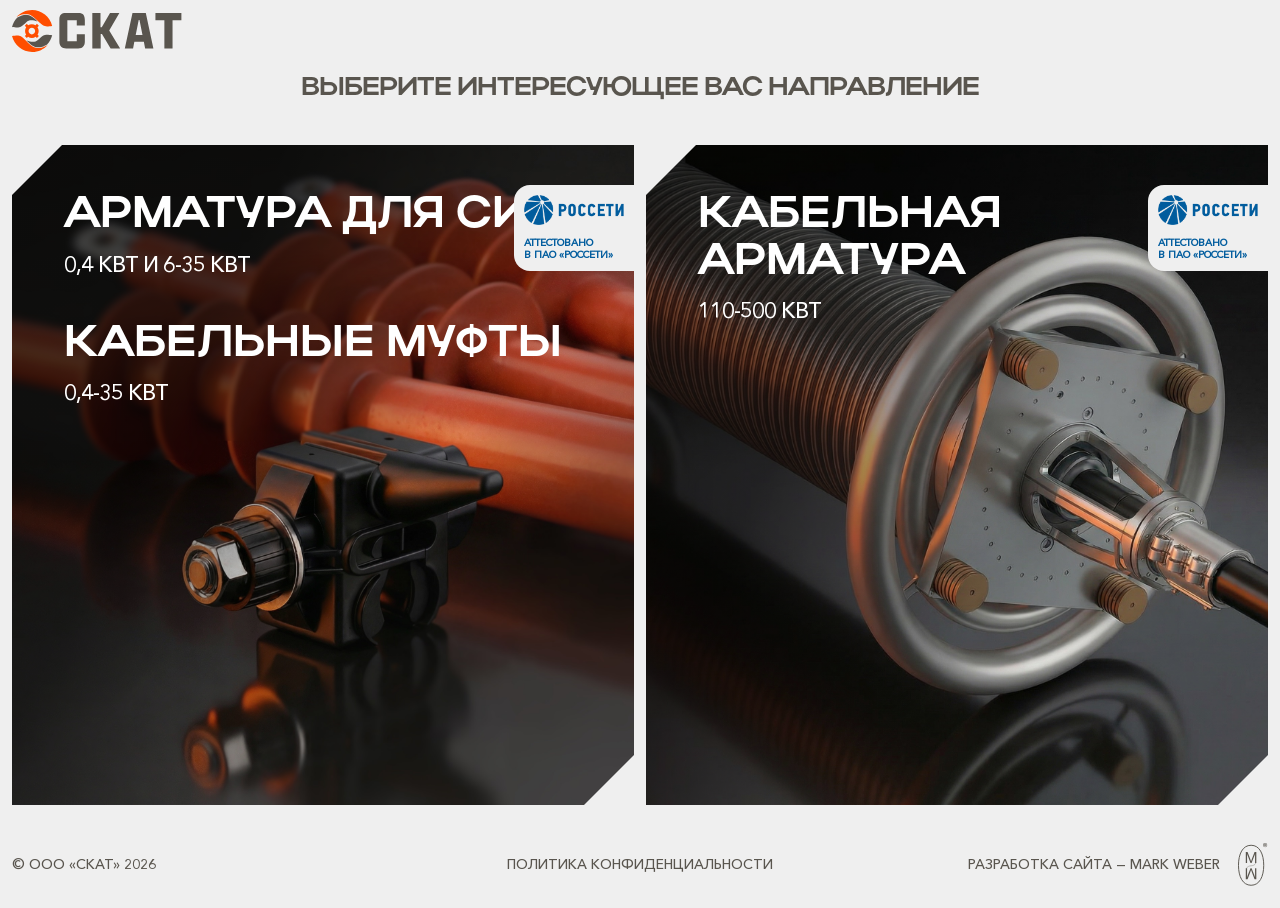
<file: index.html>
<!DOCTYPE html>
<html lang="en">

<head>
	<meta charset="UTF-8" />
	<meta name="viewport" content="width=device-width, initial-scale=1.0" />
	<title>SKAT</title>
	<link rel="stylesheet" href="https://unpkg.com/swiper@11/swiper-bundle.min.css" />
	<link rel="stylesheet" href="https://unpkg.com/aos@2.3.4/dist/aos.css" />
	<link rel="stylesheet" href="styles/styles.css?ver=v2" />
</head>

<body>
	<!-- Header -->
	<header class="header">
		<div class="container container-lg">
			<div class="row header-row">
				<!-- Logo -->
				<div class="col-5 col-md-2 col-lg-2 col-xl-3 header-row__logo">
					<a href="#" class="header-logo">
						<img src="images/logo-skat.svg" alt="СКАТ" width="131" height="32" />
					</a>
				</div>
				<!-- Menu -->
				<div class="col-12 col-md-6 col-lg-6 col-xl-6 header-row__nav"></div>
				<!-- Phone and Button -->
				<div class="col-7 col-md-4 col-lg-4 col-xl-3 header-row__right">
					<div class="header-right">
						<button type="button" class="burger-btn" aria-label="Открыть меню">
							<span class="burger-btn__line burger-btn__line--top"></span>
							<span class="burger-btn__line burger-btn__line--bottom"></span>
						</button>
					</div>
				</div>
			</div>
		</div>
		<!-- Мобильное меню (выезжает слева) -->
		<div class="mobile-menu-overlay" id="mobile-menu-overlay" aria-hidden="true"></div>
		<div class="mobile-menu-panel" id="mobile-menu-panel" aria-hidden="true">
			<nav class="menu">
				<a href="#" class="menu-item menu-item-selected">
					<span class="menu-icon">
						<img src="images/icon-menu-grid.svg" alt="" width="10" height="10" />
					</span>
					продукция
				</a>
				<a href="#" class="menu-item">проекты</a>
				<a href="#" class="menu-item">о компании</a>
				<a href="#" class="menu-item">документация</a>
				<a href="#" class="menu-item">Контакты</a>
			</nav>
			<a href="#" class="btn btn-primary">
				Оставить заявку
				<img src="images/icon-arrow-double.svg" alt="" width="36" height="36" />
			</a>
		</div>
	</header>

	<!-- Hero Section -->
	<section class="hero-two-column" data-aos="fade-up">
		<style>
			.hero-main-column1 {
				background-image: url('images/hero01.jpg');
			}

			.hero-main-column2 {
				background-image: url('images/hero02.jpg');
			}

			@media (max-width: 768px) {
				.hero-main-column2 {
					background-image: url('images/hero02-mobile.jpg');
				}
			}
		</style>
		<div class="container">
			<div class="row">
				<div class="col-12 col-lg-12">
					<div class="hero-two-column-title h3">
						выберите интересующее вас направление
					</div>
				</div>
				<div class="col-12 col-lg-6">
					<a href="index1.html" class="hero-main hero-main-column hero-main-column1 corner-tl-50 corner-br-50">
						<div class="hero-content-overlay"></div>
						<div class="shildick">
							<img src="images/rosseti.png">
							<div class="shildick-text">Аттестовано <br>в ПАО «РОССЕТИ»</div>
						</div>
						<div class="hero-content-top-left">
							<h1 class="h2" data-aos="fade-up" data-aos-delay="200">
								Арматура для СИП
							</h1>
							<h3 class="text-22-uppercase" data-aos="fade-up" data-aos-delay="400">
								0,4 кВт и 6-35 кВт
							</h3>
						</div>
						<div class="hero-content-top-left">
							<h1 class="h2" data-aos="fade-up" data-aos-delay="600">
								Кабельные муфты
							</h1>
							<h3 class="text-22-uppercase" data-aos="fade-up" data-aos-delay="800">
								0,4-35 кВт
							</h3>
						</div>

						<div class="btn-hero-column-overlay">
							<div class="btn btn-primary btn-hero-column">
								Перейти
								<img src="images/icon-arrow-double.svg" alt="Перейти" width="36" height="36" />
							</div>
						</div>
					</a>
				</div>
				<div class="col-12 col-lg-6">
					<a href="index2.html" class="hero-main hero-main-column hero-main-column2 corner-tl-50 corner-br-50">
						<div class="hero-content-overlay"></div>
						<div class="shildick">
							<img src="images/rosseti.png">
							<div class="shildick-text">Аттестовано<br> в ПАО «РОССЕТИ»</div>
						</div>
						<div class="hero-content-top-left">
							<h1 class="h2" data-aos="fade-up" data-aos-delay="200">
								Кабельная арматура
							</h1>
							<h3 class="text-22-uppercase" data-aos="fade-up" data-aos-delay="400">
								110-500 кВТ
							</h3>
						</div>
						<div class="btn-hero-column-overlay">
							<div class="btn btn-primary btn-hero-column">
								Перейти
								<img src="images/icon-arrow-double.svg" alt="Перейти" width="36" height="36" />
							</div>
						</div>
					</a>
				</div>
			</div>
		</div>
	</section>

	<!-- Footer -->
	<footer class="footer">
		<div class="container container-lg">
			<div class="row row-center-align">
				<div class="col-12 col-md-4">
					<p class="footer-left text-14">© ООО «СКАТ» 2026</p>
				</div>
				<div class="col-12 col-md-4">
					<a href="#" class="footer-center text-14">Политика конфиденциальности</a>
				</div>
				<div class="col-12 col-md-4">
					<p class="footer-right">
						<a href="https://markweber.ru" target="_blank" class="footer-right-link text-14">Разработка сайта — Mark
							Weber
							<img src="images/markweb.svg" alt="markweber" width="30" height="45" />
						</a>
					</p>
				</div>
			</div>
		</div>
	</footer>

	<script src="https://unpkg.com/aos@2.3.4/dist/aos.js"></script>
	<script src="https://unpkg.com/swiper@11/swiper-bundle.min.js"></script>
	<script src="https://code.jquery.com/jquery-3.7.1.min.js"
		integrity="sha256-/JqT3SQfawRcv/BIHPThkBvs0OEvtFFmqPF/lYI/Cxo=" crossorigin="anonymous"></script>
	<script src="js/jquery.inputmask.bundle.js"></script>
	<script src="js/script.js?ver=v2"></script>
</body>

</html>
</file>
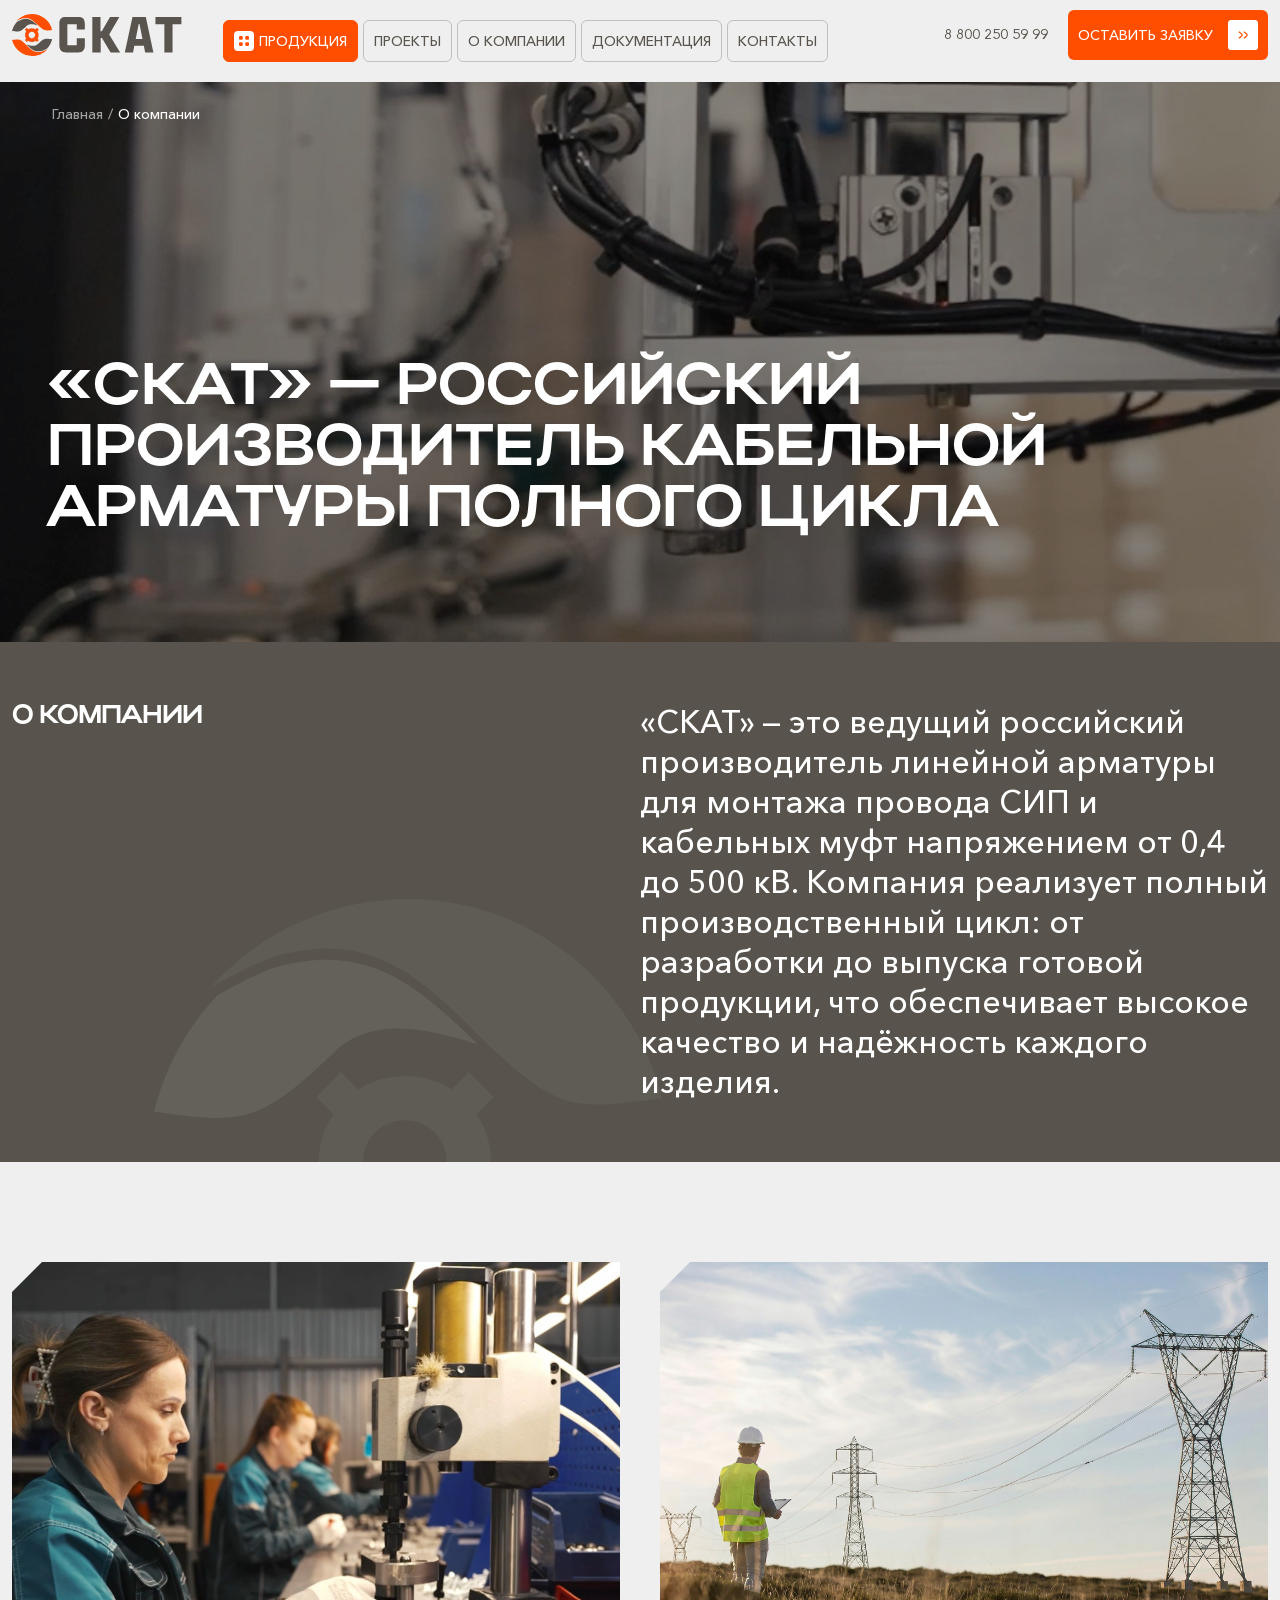
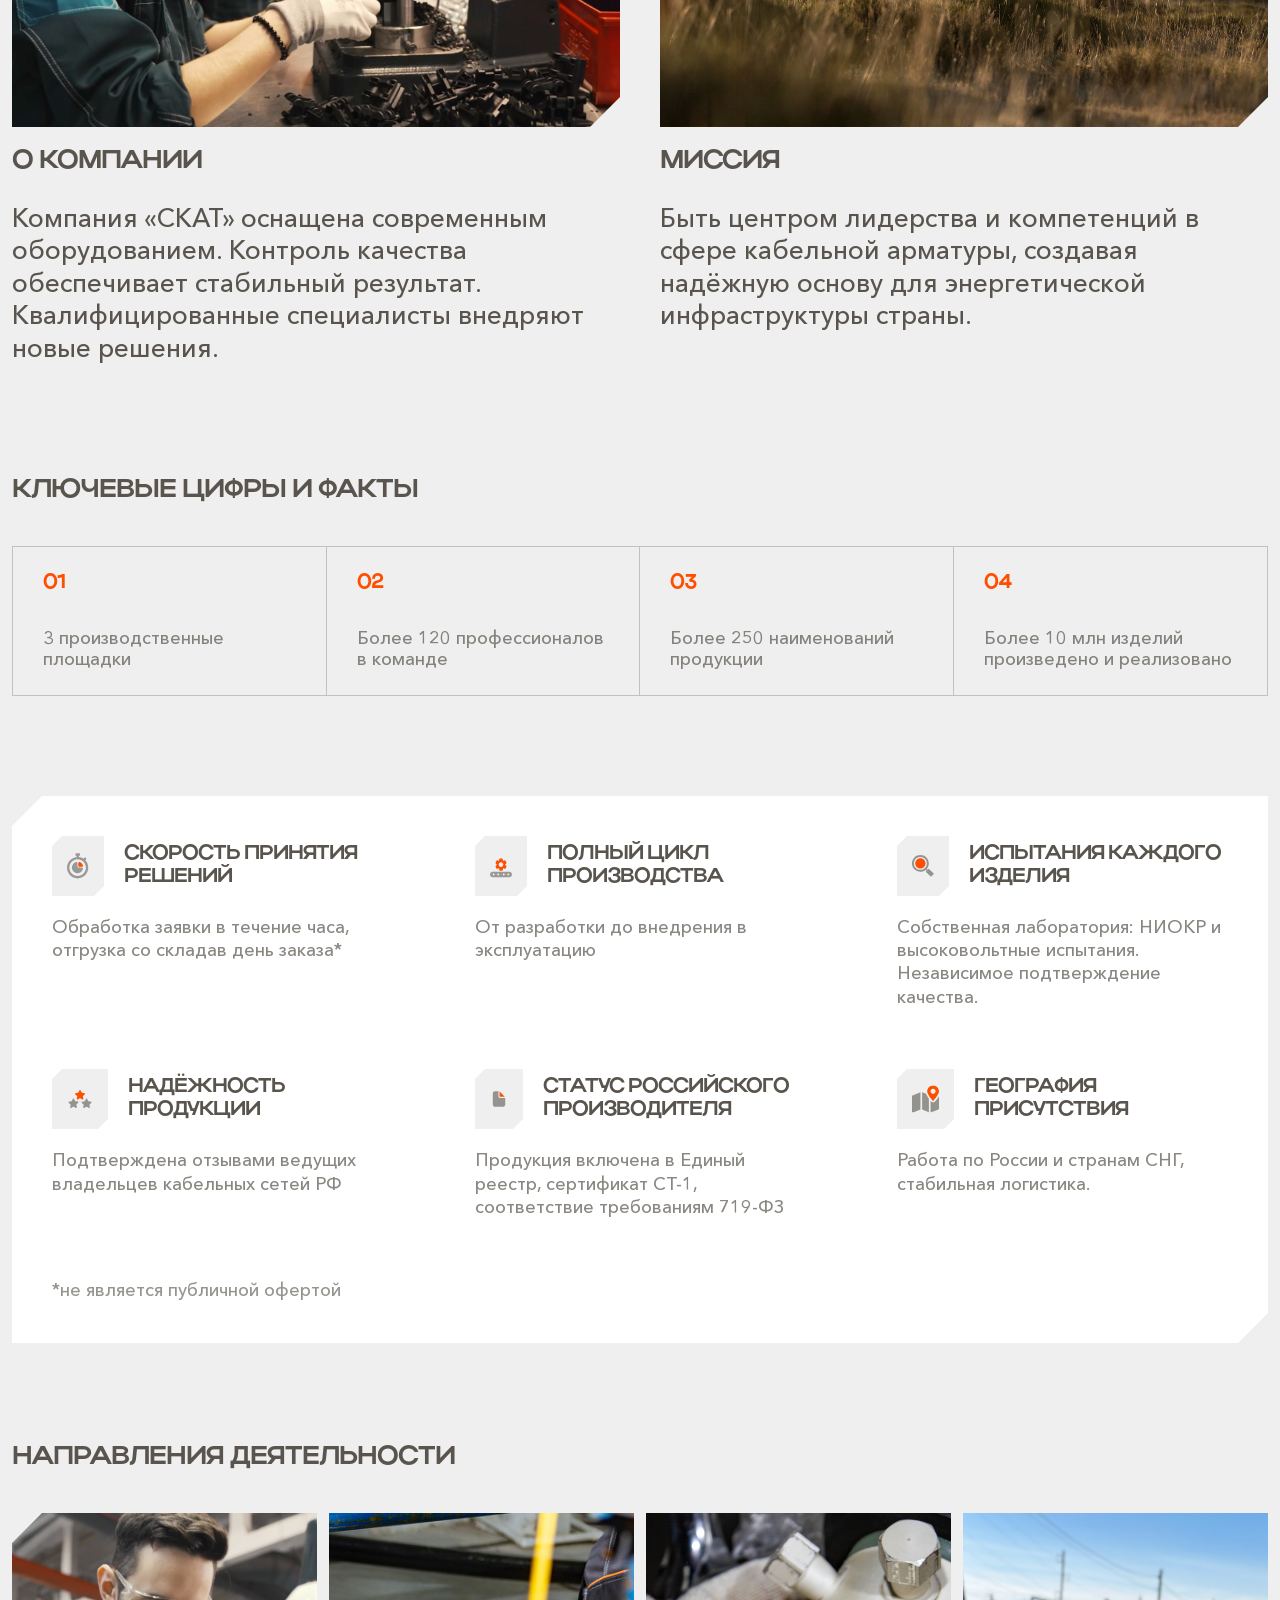
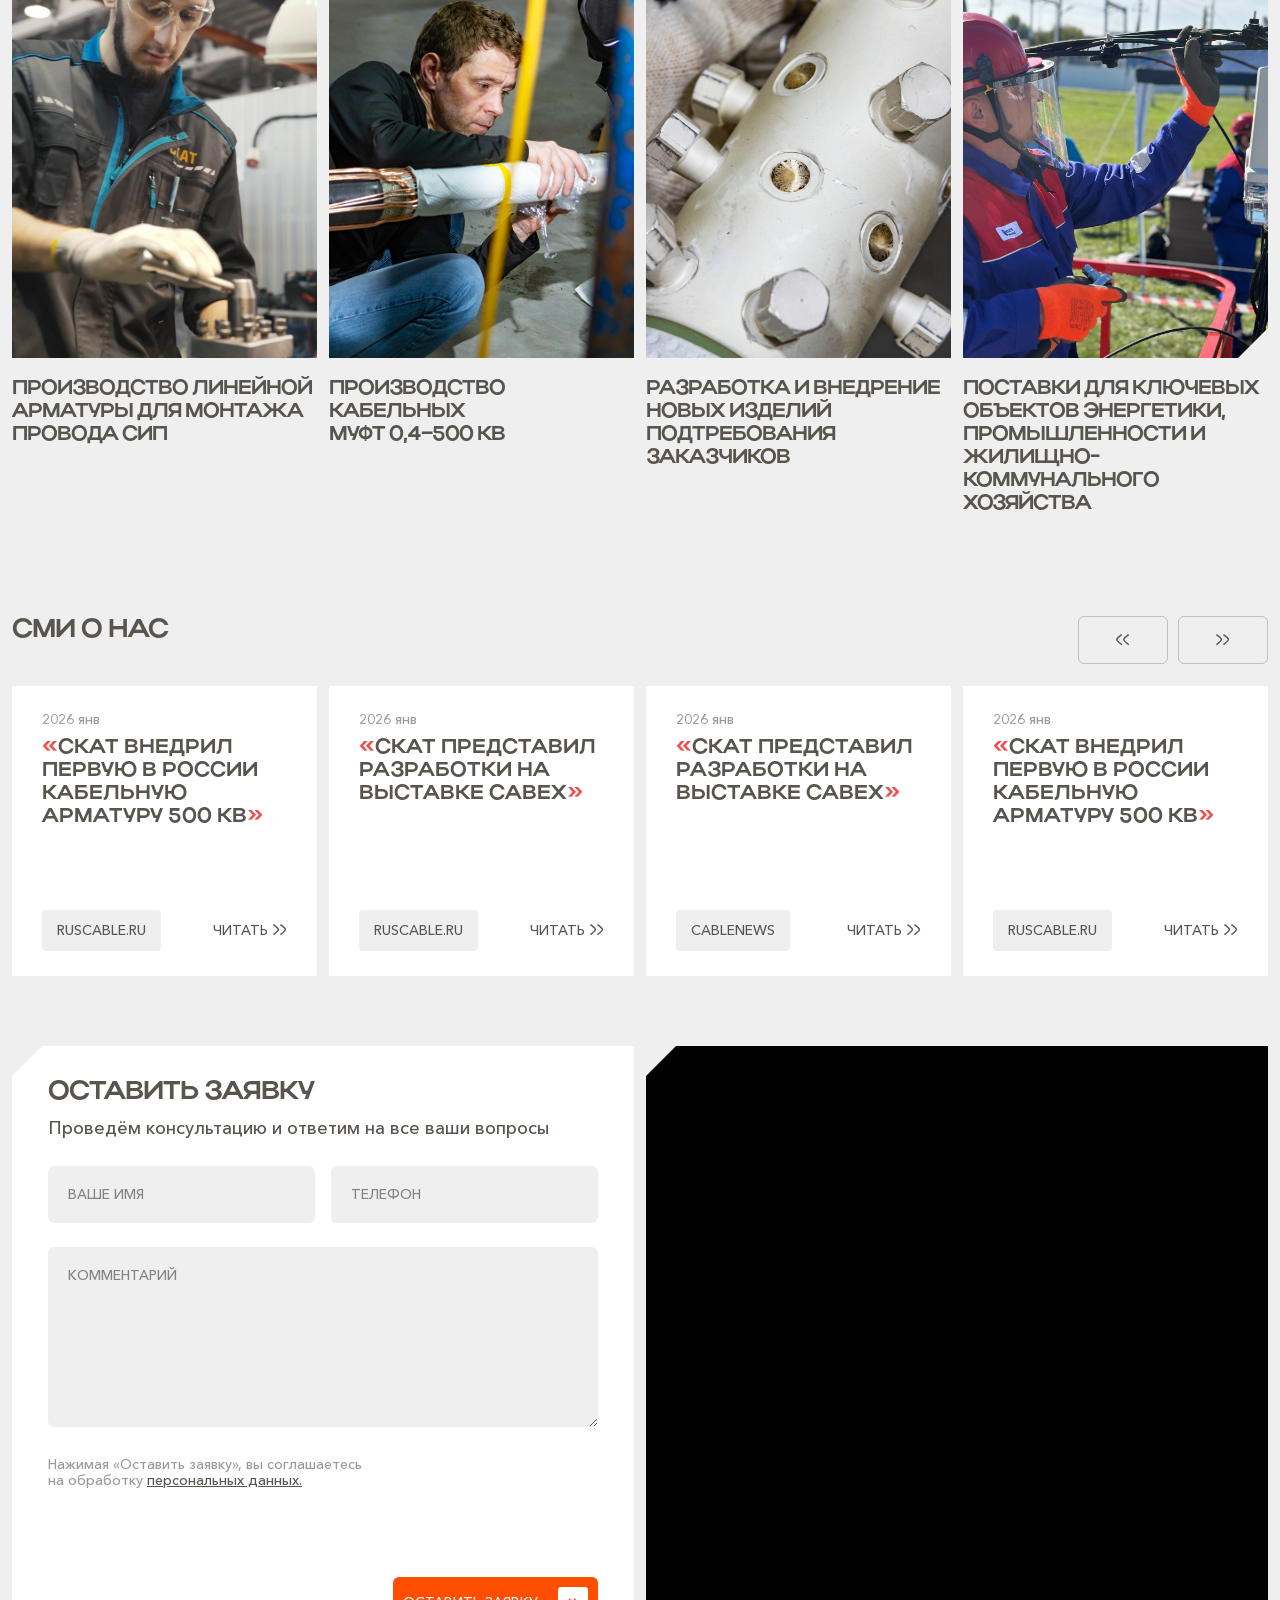
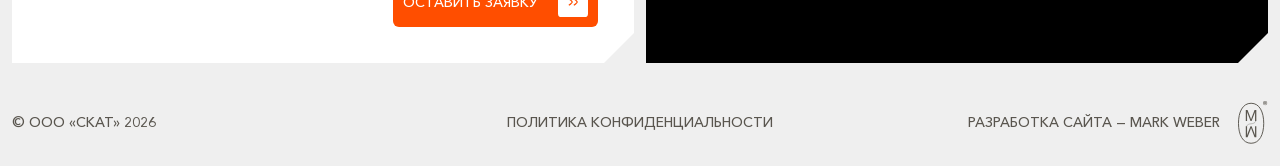
<file: about.html>
<!DOCTYPE html>
<html lang="ru">
	<head>
		<meta charset="UTF-8" />
		<meta name="viewport" content="width=device-width, initial-scale=1.0" />
		<title>О компании — «СКАТ»</title>
		<link rel="stylesheet" href="styles/swiper-bundle.min.css" />
		<link rel="stylesheet" href="styles/aos.css" />
		<link rel="stylesheet" href="styles/styles.css?ver=v2" />
	</head>
	<body>
		<!-- Header -->
		<header class="header">
			<div class="container container-lg">
				<div class="row header-row">
					<!-- Logo -->
					<div class="col-5 col-md-2 col-lg-2 col-xl-3 header-row__logo">
						<a href="index.html" class="header-logo">
							<img
								src="images/logo-skat.svg"
								alt="СКАТ"
								width="131"
								height="32"
							/>
						</a>
					</div>
					<!-- Menu (desktop) -->
					<div class="col-12 col-md-6 col-lg-6 col-xl-6 header-row__nav">
						<nav class="menu">
							<a href="#" class="menu-item menu-item-selected">
								<span class="menu-icon">
									<img
										src="images/icon-menu-grid.svg"
										alt=""
										width="10"
										height="10"
									/>
								</span>
								продукция
							</a>
							<a href="#" class="menu-item">проекты</a>
							<a href="#" class="menu-item">о компании</a>
							<a href="#" class="menu-item">документация</a>
							<a href="contacts1.html" class="menu-item">Контакты</a>
						</nav>
					</div>
					<!-- Phone, Burger, Button -->
					<div class="col-7 col-md-10 col-lg-4 col-xl-3 header-row__right">
						<div class="header-right">
							<a href="tel:+78002505999" class="phone">8 800 250 59 99</a>
							<button
								type="button"
								class="burger-btn"
								aria-label="Открыть меню"
							>
								<span class="burger-btn__line burger-btn__line--top"></span>
								<span class="burger-btn__line burger-btn__line--bottom"></span>
							</button>
							<button class="btn btn-primary feedback-btn">
								Оставить заявку
								<img
									src="images/icon-arrow-double.svg"
									alt="Подробнее"
									width="36"
									height="36"
								/>
							</button>
						</div>
					</div>
				</div>
			</div>
			<!-- Мобильное меню (выезжает слева) -->
			<div
				class="mobile-menu-overlay"
				id="mobile-menu-overlay"
				aria-hidden="true"
			></div>
			<div class="mobile-menu-panel" id="mobile-menu-panel" aria-hidden="true">
				<nav class="menu">
					<a href="#" class="menu-item menu-item-selected">
						<span class="menu-icon">
							<img
								src="images/icon-menu-grid.svg"
								alt=""
								width="10"
								height="10"
							/>
						</span>
						продукция
					</a>
					<a href="#" class="menu-item">проекты</a>
					<a href="#" class="menu-item">о компании</a>
					<a href="#" class="menu-item">документация</a>
					<a href="contacts1.html" class="menu-item">Контакты</a>
				</nav>
				<a href="#" class="btn btn-primary feedback-btn">
					Оставить заявку
					<img
						src="images/icon-arrow-double.svg"
						alt=""
						width="36"
						height="36"
					/>
				</a>
			</div>
		</header>

		<!-- ======================== ABOUT PAGE ======================== -->

		<!-- 1) Hero -->
		<section
			class="about-hero-section"
			style="background-image: url(images/hero-about.jpg)"
		>
			<div class="about-hero__overlay"></div>
			<div
				class="container container-xxl"
				data-aos="fade-up"
				data-aos-delay="200"
			>
				<div class="about-hero">
					<nav class="about-hero__breadcrumbs">
						<a href="#" class="hero-breadcrumbs__link">Главная</a>
						<span class="hero-breadcrumbs__sep">/</span>
						<span class="cat-breadcrumbs__current">О компании</span>
					</nav>
					<div class="about-hero__content">
						<h2 class="about-hero__title">
							«СКАТ» — российский производитель кабельной арматуры полного цикла
						</h2>
					</div>
				</div>
			</div>
		</section>

		<!-- 2) О компании — текст -->
		<section class="about-page-section">
			<div
				class="container container-lg"
				data-aos="fade-up"
				data-aos-delay="400"
			>
				<div class="about-text-block">
					<h3 class="about-text-block__title">о компании</h3>
					<div class="about-text-block__p">
						<p>
							«СКАТ» — это ведущий российский производитель линейной арматуры
							для монтажа провода СИП и кабельных муфт напряжением от 0,4 до 500
							кВ. Компания реализует полный производственный цикл: от разработки
							до выпуска готовой продукции, что обеспечивает высокое качество и
							надёжность каждого изделия.
						</p>
					</div>
				</div>
			</div>
		</section>

		<!-- 4) Два блока: картинка с уголками + название + текст -->
		<section class="about-info-section">
			<div class="container container-lg">
				<div class="row">
					<div class="col-12 col-md-6">
						<div
							class="about-info-block about-info-block-1"
							data-aos="fade-up"
							data-aos-delay="200"
						>
							<div class="about-info-block__image corner-tl-30 corner-br-30">
								<img src="images/about1.jpg" alt="Производство" />
							</div>
							<h3 class="about-info-block__title">О компании</h3>
							<p class="about-info-block__text">
								Компания «СКАТ» оснащена современным оборудованием. Контроль
								качества обеспечивает стабильный результат. Квалифицированные
								специалисты внедряют новые решения.
							</p>
						</div>
					</div>
					<div class="col-12 col-md-6">
						<div
							class="about-info-block about-info-block-2"
							data-aos="fade-up"
							data-aos-delay="400"
						>
							<div class="about-info-block__image corner-tl-30 corner-br-30">
								<img src="images/about2.jpg" alt="Команда" />
							</div>
							<h3 class="about-info-block__title">миссия</h3>
							<div class="about-info-block__text">
								Быть центром лидерства и компетенций в сфере кабельной арматуры,
								создавая надёжную основу для энергетической инфраструктуры
								страны.
							</div>
						</div>
					</div>
				</div>
			</div>
		</section>

		<!-- 3) Ключевые цифры и факты -->
		<section class="about-facts-section">
			<div class="container container-lg">
				<h3 class="about-section-title" data-aos="fade-up" data-aos-delay="200">
					Ключевые цифры и факты
				</h3>
				<div class="about-facts">
					<div
						class="about-facts__item"
						data-aos="fade-up"
						data-aos-delay="200"
					>
						<span class="about-facts__number">01</span>
						<span class="about-facts__label">3 производственные площадки</span>
					</div>
					<div
						class="about-facts__item"
						data-aos="fade-up"
						data-aos-delay="400"
					>
						<span class="about-facts__number">02</span>
						<span class="about-facts__label"
							>Более 120 профессионалов в команде</span
						>
					</div>
					<div
						class="about-facts__item"
						data-aos="fade-up"
						data-aos-delay="600"
					>
						<span class="about-facts__number">03</span>
						<span class="about-facts__label"
							>Более 250 наименований продукции</span
						>
					</div>
					<div
						class="about-facts__item"
						data-aos="fade-up"
						data-aos-delay="800"
					>
						<span class="about-facts__number">04</span>
						<span class="about-facts__label"
							>Более 10 млн изделий произведено и реализовано</span
						>
					</div>
				</div>
			</div>
		</section>

		<!-- 5) Преимущества — белая секция с уголками, сетка 3×2 -->
		<section class="about-advantages-section">
			<div class="container container-xxl">
				<div class="about-advantages corner-tl-30 corner-br-30">
					<div class="about-advantages-swiper swiper">
						<div class="swiper-wrapper about-advantages__grid">
							<div class="about-advantages__item swiper-slide">
								<div class="about-advantages__head">
									<div
										class="about-advantages__icon corner-tl-10-white corner-br-10-white"
									>
										<img src="images/icon-speed.svg" alt="" />
									</div>
									<h4 class="about-advantages__title">
										Скорость принятия решений
									</h4>
								</div>
								<p class="about-advantages__text">
									Обработка заявки в течение часа, отгрузка со складав день
									заказа*
								</p>
							</div>
							<div class="about-advantages__item swiper-slide">
								<div class="about-advantages__head">
									<div
										class="about-advantages__icon corner-tl-10-white corner-br-10-white"
									>
										<img src="images/icon-setting.svg" alt="" />
									</div>
									<h4 class="about-advantages__title">
										полный цикл производства
									</h4>
								</div>
								<p class="about-advantages__text">
									От разработки до внедрения в эксплуатацию
								</p>
							</div>
							<div class="about-advantages__item swiper-slide">
								<div class="about-advantages__head">
									<div
										class="about-advantages__icon corner-tl-10-white corner-br-10-white"
									>
										<img src="images/icon-search.svg" alt="" />
									</div>
									<h4 class="about-advantages__title">
										Испытания каждого изделия
									</h4>
								</div>
								<p class="about-advantages__text">
									Собственная лаборатория: НИОКР и высоковольтные испытания.
									Независимое подтверждение качества.
								</p>
							</div>
							<div class="about-advantages__item swiper-slide">
								<div class="about-advantages__head">
									<div
										class="about-advantages__icon corner-tl-10-white corner-br-10-white"
									>
										<img src="images/icon-medal.svg" alt="" />
									</div>
									<h4 class="about-advantages__title">Надёжность продукции</h4>
								</div>
								<p class="about-advantages__text">
									Подтверждена отзывами ведущих владельцев кабельных сетей РФ
								</p>
							</div>
							<div class="about-advantages__item swiper-slide">
								<div class="about-advantages__head">
									<div
										class="about-advantages__icon corner-tl-10-white corner-br-10-white"
									>
										<img src="images/icon-doc.svg" alt="" />
									</div>
									<h4 class="about-advantages__title">
										Статус российского производителя
									</h4>
								</div>
								<p class="about-advantages__text">
									Продукция включена в Единый реестр, сертификат СТ-1,
									соответствие требованиям 719-ФЗ
								</p>
							</div>
							<div class="about-advantages__item swiper-slide">
								<div class="about-advantages__head">
									<div
										class="about-advantages__icon corner-tl-10-white corner-br-10-white"
									>
										<img src="images/icon-geo.svg" alt="" />
									</div>
									<h4 class="about-advantages__title">География присутствия</h4>
								</div>
								<p class="about-advantages__text">
									Работа по России и странам СНГ, стабильная логистика.
								</p>
							</div>
						</div>
					</div>
					<div
						class="about-advantages-text"
						data-aos="fade-up"
						data-aos-delay="200"
					>
						*не является публичной офертой
					</div>
				</div>
			</div>
		</section>

		<!-- 6) Направления деятельности -->
		<section class="about-activities-section">
			<div class="container container-lg">
				<h3 class="about-section-title" data-aos="fade-up" data-aos-delay="200">
					Направления деятельности
				</h3>
				<div class="about-activities-swiper swiper">
					<div class="swiper-wrapper">
						<div class="about-activity swiper-slide">
							<div class="about-activity__image corner-tl-30">
								<img
									src="images/nap1.jpg"
									alt="Производство линейной арматуры для монтажа провода СИП"
								/>
							</div>
							<h4 class="about-activity__title">
								Производство линейной<br />
								арматуры для монтажа<br />
								провода СИП
							</h4>
						</div>
						<div class="about-activity swiper-slide">
							<div class="about-activity__image">
								<img
									src="images/nap2.jpg"
									alt="Производство кабельных муфт 0,4–500 кВ"
								/>
							</div>
							<h4 class="about-activity__title">
								Производство кабельных<br />
								муфт 0,4–500 кВ
							</h4>
						</div>
						<div class="about-activity swiper-slide">
							<div class="about-activity__image">
								<img
									src="images/nap3.jpg"
									alt="Разработка и внедрение новых изделий подтребования заказчиков"
								/>
							</div>
							<h4 class="about-activity__title">
								Разработка и внедрение<br />
								новых изделий<br />
								подтребования заказчиков
							</h4>
						</div>
						<div class="about-activity swiper-slide">
							<div class="about-activity__image corner-br-30">
								<img
									src="images/nap4.jpg"
									alt="Поставки для ключевых объектов энергетики, промышленности и жилищно-коммунального хозяйства"
								/>
							</div>
							<h4 class="about-activity__title">
								Поставки для ключевых<br />
								объектов энергетики,<br />
								промышленности и жилищно-<br />коммунального хозяйства
							</h4>
						</div>
					</div>
				</div>
			</div>
		</section>

		<!-- 7) СМИ о нас -->
		<section class="about-press-section">
			<div class="container container-lg">
				<div
					class="about-press__header"
					data-aos="fade-up"
					data-aos-delay="200"
				>
					<h3 class="about-section-title">СМИ о нас</h3>
					<div class="about-press__nav">
						<button
							class="about-press__btn about-press__btn--prev"
							type="button"
							aria-label="Назад"
						>
							<svg
								width="14"
								height="12"
								viewBox="0 0 14 12"
								fill="none"
								xmlns="http://www.w3.org/2000/svg"
							>
								<path
									d="M12.75 0.614258C12.75 0.614258 7.75 4.11426 7.75 5.61426C7.75 7.11426 12.75 10.6143 12.75 10.6143"
									stroke="#59554E"
									stroke-width="1.5"
								/>
								<path
									d="M5.75 0.614258C5.75 0.614258 0.75 4.11426 0.75 5.61426C0.75 7.11426 5.75 10.6143 5.75 10.6143"
									stroke="#59554E"
									stroke-width="1.5"
								/>
							</svg>
						</button>
						<button
							class="about-press__btn about-press__btn--next"
							type="button"
							aria-label="Вперёд"
						>
							<svg
								width="14"
								height="12"
								viewBox="0 0 14 12"
								fill="none"
								xmlns="http://www.w3.org/2000/svg"
							>
								<path
									d="M0.430161 0.614258C0.430161 0.614258 5.43016 4.11426 5.43016 5.61426C5.43016 7.11426 0.430161 10.6143 0.430161 10.6143"
									stroke="#59554E"
									stroke-width="1.5"
								/>
								<path
									d="M7.43016 0.614258C7.43016 0.614258 12.4302 4.11426 12.4302 5.61426C12.4302 7.11426 7.43016 10.6143 7.43016 10.6143"
									stroke="#59554E"
									stroke-width="1.5"
								/>
							</svg>
						</button>
					</div>
				</div>
				<div
					class="about-press__swiper swiper"
					data-aos="fade-up"
					data-aos-delay="200"
				>
					<div class="swiper-wrapper">
						<div class="swiper-slide">
							<div class="about-press__card">
								<div class="about-press__top">
									<span class="about-press__date text-14">2026 янв</span>
									<h4 class="about-press__card-title">
										<span>«</span>СКАТ внедрил первую в России кабельную
										арматуру 500 кВ<span>»</span>
									</h4>
								</div>
								<div class="about-press__bottom">
									<span class="about-press__source text-14">RusCable.Ru</span>
									<a href="#" class="about-press__link text-14"
										>Читать
										<span>
											<svg
												width="14"
												height="12"
												viewBox="0 0 14 12"
												fill="none"
												xmlns="http://www.w3.org/2000/svg"
											>
												<path
													d="M0.430176 10.6143C0.430176 10.6143 5.43018 7.11426 5.43018 5.61426C5.43018 4.11426 0.430176 0.614258 0.430176 0.614258"
													stroke="#59554E"
													stroke-width="1.5"
												/>
												<path
													d="M7.43018 10.6143C7.43018 10.6143 12.4302 7.11426 12.4302 5.61426C12.4302 4.11426 7.43018 0.614258 7.43018 0.614258"
													stroke="#59554E"
													stroke-width="1.5"
												/>
											</svg>
										</span>
									</a>
								</div>
							</div>
						</div>
						<div class="swiper-slide">
							<div class="about-press__card">
								<div class="about-press__top">
									<span class="about-press__date text-14">2026 янв</span>
									<h4 class="about-press__card-title">
										<span>«</span>СКАТ представил разработки на выставке
										Cabex<span>»</span>
									</h4>
								</div>
								<div class="about-press__bottom">
									<span class="about-press__source text-14">RusCable.Ru</span>
									<a href="#" class="about-press__link text-14"
										>Читать
										<span>
											<svg
												width="14"
												height="12"
												viewBox="0 0 14 12"
												fill="none"
												xmlns="http://www.w3.org/2000/svg"
											>
												<path
													d="M0.430176 10.6143C0.430176 10.6143 5.43018 7.11426 5.43018 5.61426C5.43018 4.11426 0.430176 0.614258 0.430176 0.614258"
													stroke="#59554E"
													stroke-width="1.5"
												/>
												<path
													d="M7.43018 10.6143C7.43018 10.6143 12.4302 7.11426 12.4302 5.61426C12.4302 4.11426 7.43018 0.614258 7.43018 0.614258"
													stroke="#59554E"
													stroke-width="1.5"
												/>
											</svg>
										</span>
									</a>
								</div>
							</div>
						</div>
						<div class="swiper-slide">
							<div class="about-press__card">
								<div class="about-press__top">
									<span class="about-press__date text-14">2026 янв</span>
									<h4 class="about-press__card-title">
										<span>«</span>СКАТ представил разработки на выставке
										Cabex<span>»</span>
									</h4>
								</div>
								<div class="about-press__bottom">
									<span class="about-press__source text-14">CableNews</span>
									<a href="#" class="about-press__link text-14"
										>Читать
										<span>
											<svg
												width="14"
												height="12"
												viewBox="0 0 14 12"
												fill="none"
												xmlns="http://www.w3.org/2000/svg"
											>
												<path
													d="M0.430176 10.6143C0.430176 10.6143 5.43018 7.11426 5.43018 5.61426C5.43018 4.11426 0.430176 0.614258 0.430176 0.614258"
													stroke="#59554E"
													stroke-width="1.5"
												/>
												<path
													d="M7.43018 10.6143C7.43018 10.6143 12.4302 7.11426 12.4302 5.61426C12.4302 4.11426 7.43018 0.614258 7.43018 0.614258"
													stroke="#59554E"
													stroke-width="1.5"
												/>
											</svg>
										</span>
									</a>
								</div>
							</div>
						</div>

						<div class="swiper-slide">
							<div class="about-press__card">
								<div class="about-press__top">
									<span class="about-press__date text-14">2026 янв</span>
									<h4 class="about-press__card-title">
										<span>«</span>СКАТ внедрил первую в России кабельную
										арматуру 500 кВ<span>»</span>
									</h4>
								</div>
								<div class="about-press__bottom">
									<span class="about-press__source text-14">RusCable.Ru</span>
									<a href="#" class="about-press__link text-14"
										>Читать
										<span>
											<svg
												width="14"
												height="12"
												viewBox="0 0 14 12"
												fill="none"
												xmlns="http://www.w3.org/2000/svg"
											>
												<path
													d="M0.430176 10.6143C0.430176 10.6143 5.43018 7.11426 5.43018 5.61426C5.43018 4.11426 0.430176 0.614258 0.430176 0.614258"
													stroke="#59554E"
													stroke-width="1.5"
												/>
												<path
													d="M7.43018 10.6143C7.43018 10.6143 12.4302 7.11426 12.4302 5.61426C12.4302 4.11426 7.43018 0.614258 7.43018 0.614258"
													stroke="#59554E"
													stroke-width="1.5"
												/>
											</svg>
										</span>
									</a>
								</div>
							</div>
						</div>
						<div class="swiper-slide">
							<div class="about-press__card">
								<div class="about-press__top">
									<span class="about-press__date text-14">2026 янв</span>
									<h4 class="about-press__card-title">
										<span>«</span>СКАТ представил разработки на выставке
										Cabex<span>»</span>
									</h4>
								</div>
								<div class="about-press__bottom">
									<span class="about-press__source text-14">CableNews</span>
									<a href="#" class="about-press__link text-14"
										>Читать
										<span>
											<svg
												width="14"
												height="12"
												viewBox="0 0 14 12"
												fill="none"
												xmlns="http://www.w3.org/2000/svg"
											>
												<path
													d="M0.430176 10.6143C0.430176 10.6143 5.43018 7.11426 5.43018 5.61426C5.43018 4.11426 0.430176 0.614258 0.430176 0.614258"
													stroke="#59554E"
													stroke-width="1.5"
												/>
												<path
													d="M7.43018 10.6143C7.43018 10.6143 12.4302 7.11426 12.4302 5.61426C12.4302 4.11426 7.43018 0.614258 7.43018 0.614258"
													stroke="#59554E"
													stroke-width="1.5"
												/>
											</svg>
										</span>
									</a>
								</div>
							</div>
						</div>
						<div class="swiper-slide">
							<div class="about-press__card">
								<div class="about-press__top">
									<span class="about-press__date text-14">2026 янв</span>
									<h4 class="about-press__card-title">
										<span>«</span>СКАТ представил разработки на выставке
										Cabex<span>»</span>
									</h4>
								</div>
								<div class="about-press__bottom">
									<span class="about-press__source text-14">CableNews</span>
									<a href="#" class="about-press__link text-14"
										>Читать
										<span>
											<svg
												width="14"
												height="12"
												viewBox="0 0 14 12"
												fill="none"
												xmlns="http://www.w3.org/2000/svg"
											>
												<path
													d="M0.430176 10.6143C0.430176 10.6143 5.43018 7.11426 5.43018 5.61426C5.43018 4.11426 0.430176 0.614258 0.430176 0.614258"
													stroke="#59554E"
													stroke-width="1.5"
												/>
												<path
													d="M7.43018 10.6143C7.43018 10.6143 12.4302 7.11426 12.4302 5.61426C12.4302 4.11426 7.43018 0.614258 7.43018 0.614258"
													stroke="#59554E"
													stroke-width="1.5"
												/>
											</svg>
										</span>
									</a>
								</div>
							</div>
						</div>
					</div>
				</div>
			</div>
		</section>

		<!-- ======================== REQUEST FORM + MAP ======================== -->
		<section class="request-section">
			<div class="container">
				<div class="row">
					<div
						class="col-12 col-md-6 col-lg-6 col-xl-6"
						data-aos="fade-up"
						data-aos-delay="100"
					>
						<div
							class="request-form-wrapper corner-tl-30 corner-br-30"
							style="height: 100%"
						>
							<h3 class="request-title h3">Оставить заявку</h3>
							<p class="request-subtitle">
								Проведём консультацию и ответим на все ваши вопросы
							</p>
							<form class="request-form">
								<div class="request-form-row request-form-row--two">
									<div class="request-field">
										<input
											type="text"
											id="request-name"
											name="name"
											placeholder="Ваше имя"
										/>
									</div>
									<div class="request-field">
										<input
											type="tel"
											id="request-phone"
											name="phone"
											placeholder="Телефон"
										/>
									</div>
								</div>
								<div class="request-form-row">
									<div class="request-field">
										<textarea
											id="request-comment"
											name="comment"
											rows="4"
											placeholder="Комментарий"
										></textarea>
									</div>
								</div>
								<p class="request-policy text-14">
									Нажимая «Оставить заявку», вы соглашаетесь на обработку
									<a href="#">персональных данных.</a>
								</p>
								<div class="request-form-actions">
									<button type="submit" class="btn btn-primary">
										Оставить заявку
										<img
											src="images/icon-arrow-double.svg"
											alt="Отправить"
											width="36"
											height="36"
										/>
									</button>
								</div>
							</form>
						</div>
					</div>
					<div
						class="col-12 col-md-6 col-lg-6 col-xl-6"
						data-aos="fade-up"
						data-aos-delay="300"
					>
						<div class="contacts-map-wrap corner-tl-30 corner-br-30">
							<div id="contacts-yandex-map" class="contacts-yandex-map"></div>
							<div
								class="contacts-map-data"
								id="contacts-map-data"
								aria-hidden="true"
							>
								<div class="contacts-map-data-inner">
									<p><strong>Телефон</strong><br />+7 925-112-18-81</p>
									<p><strong>Почта</strong><br />info@skat-rt.ru</p>
									<p>
										<strong>Адрес</strong><br />г. Москва, г. Щербинка, ул.
										Спортивная д.7, офис 108.
									</p>
									<p><strong>Режим работы склада</strong><br />09:00-17:00</p>
								</div>
							</div>
						</div>
					</div>
				</div>
			</div>
		</section>

		<!-- Footer -->
		<footer class="footer">
			<div class="container container-lg">
				<div class="row row-center-align">
					<div class="col-12 col-md-4">
						<p class="footer-left text-14">© ООО «СКАТ» 2026</p>
					</div>
					<div class="col-12 col-md-4">
						<a href="#" class="footer-center text-14"
							>Политика конфиденциальности</a
						>
					</div>
					<div class="col-12 col-md-4">
						<p class="footer-right">
							<a
								href="https://markweber.ru"
								target="_blank"
								class="footer-right-link text-14"
							>
								Разработка сайта — Mark Weber
								<img
									src="images/markweb.svg"
									alt="markweber"
									width="30"
									height="45"
								/>
							</a>
						</p>
					</div>
				</div>
			</div>
		</footer>

		<script src="js/aos.js"></script>
		<script src="js/swiper-bundle.min.js"></script>
		<script
			src="https://code.jquery.com/jquery-3.7.1.min.js"
			integrity="sha256-/JqT3SQfawRcv/BIHPThkBvs0OEvtFFmqPF/lYI/Cxo="
			crossorigin="anonymous"
		></script>
		<script src="js/jquery.inputmask.bundle.js"></script>
		<script src="js/script.js?ver=v2"></script>

		<script src="https://api-maps.yandex.ru/2.1/?apikey=1d46cd9a-2c9e-4500-b55b-ee2306bc1a9f&lang=ru_RU"></script>
		<script>
			jQuery(document).ready(function ($) {
				ymaps.ready(function () {
					var mapCenter = [55.4997, 37.5597]
					var map = new ymaps.Map('contacts-yandex-map', {
						center: mapCenter,
						zoom: 16,
						controls: ['zoomControl'],
					})
					var pinSvg =
						'<svg width="80" height="80" viewBox="0 0 80 80" fill="none" xmlns="http://www.w3.org/2000/svg"><path fill-rule="evenodd" clip-rule="evenodd" d="M39.9974 6.66699C46.1858 6.66699 52.1207 9.12532 56.4966 13.5012C60.8724 17.877 63.3307 23.8119 63.3307 30.0003C63.3307 37.9403 59.0341 44.3903 54.5874 48.967C52.1314 51.4621 49.4312 53.7044 46.5274 55.6603L45.2841 56.4803L44.1774 57.177L43.6807 57.477L42.8241 57.9703C41.0641 58.9703 38.9307 58.9703 37.1707 57.9703L36.3141 57.4737L35.2807 56.8437L34.7107 56.4803L33.4674 55.6603C30.5636 53.7044 27.8634 51.4621 25.4074 48.967C20.9607 44.3903 16.6641 37.9403 16.6641 30.0003C16.6641 23.8119 19.1224 17.877 23.4982 13.5012C27.8741 9.12532 33.809 6.66699 39.9974 6.66699Z" fill="#FF4E00"/></svg>'
					var isMobile = window.innerWidth <= 690
					var placemark = new ymaps.Placemark(
						mapCenter,
						{},
						{
							iconLayout: 'default#imageWithContent',
							iconImageHref:
								'data:image/svg+xml;charset=UTF-8,' +
								encodeURIComponent(pinSvg),
							iconImageSize: isMobile ? [50, 50] : [72, 72],
							iconImageOffset: isMobile ? [-25, -50] : [-16, -40],
						},
					)
					map.geoObjects.add(placemark)
					map.behaviors.disable('scrollZoom')
				})
			})
		</script>
	</body>
</html>
</file>
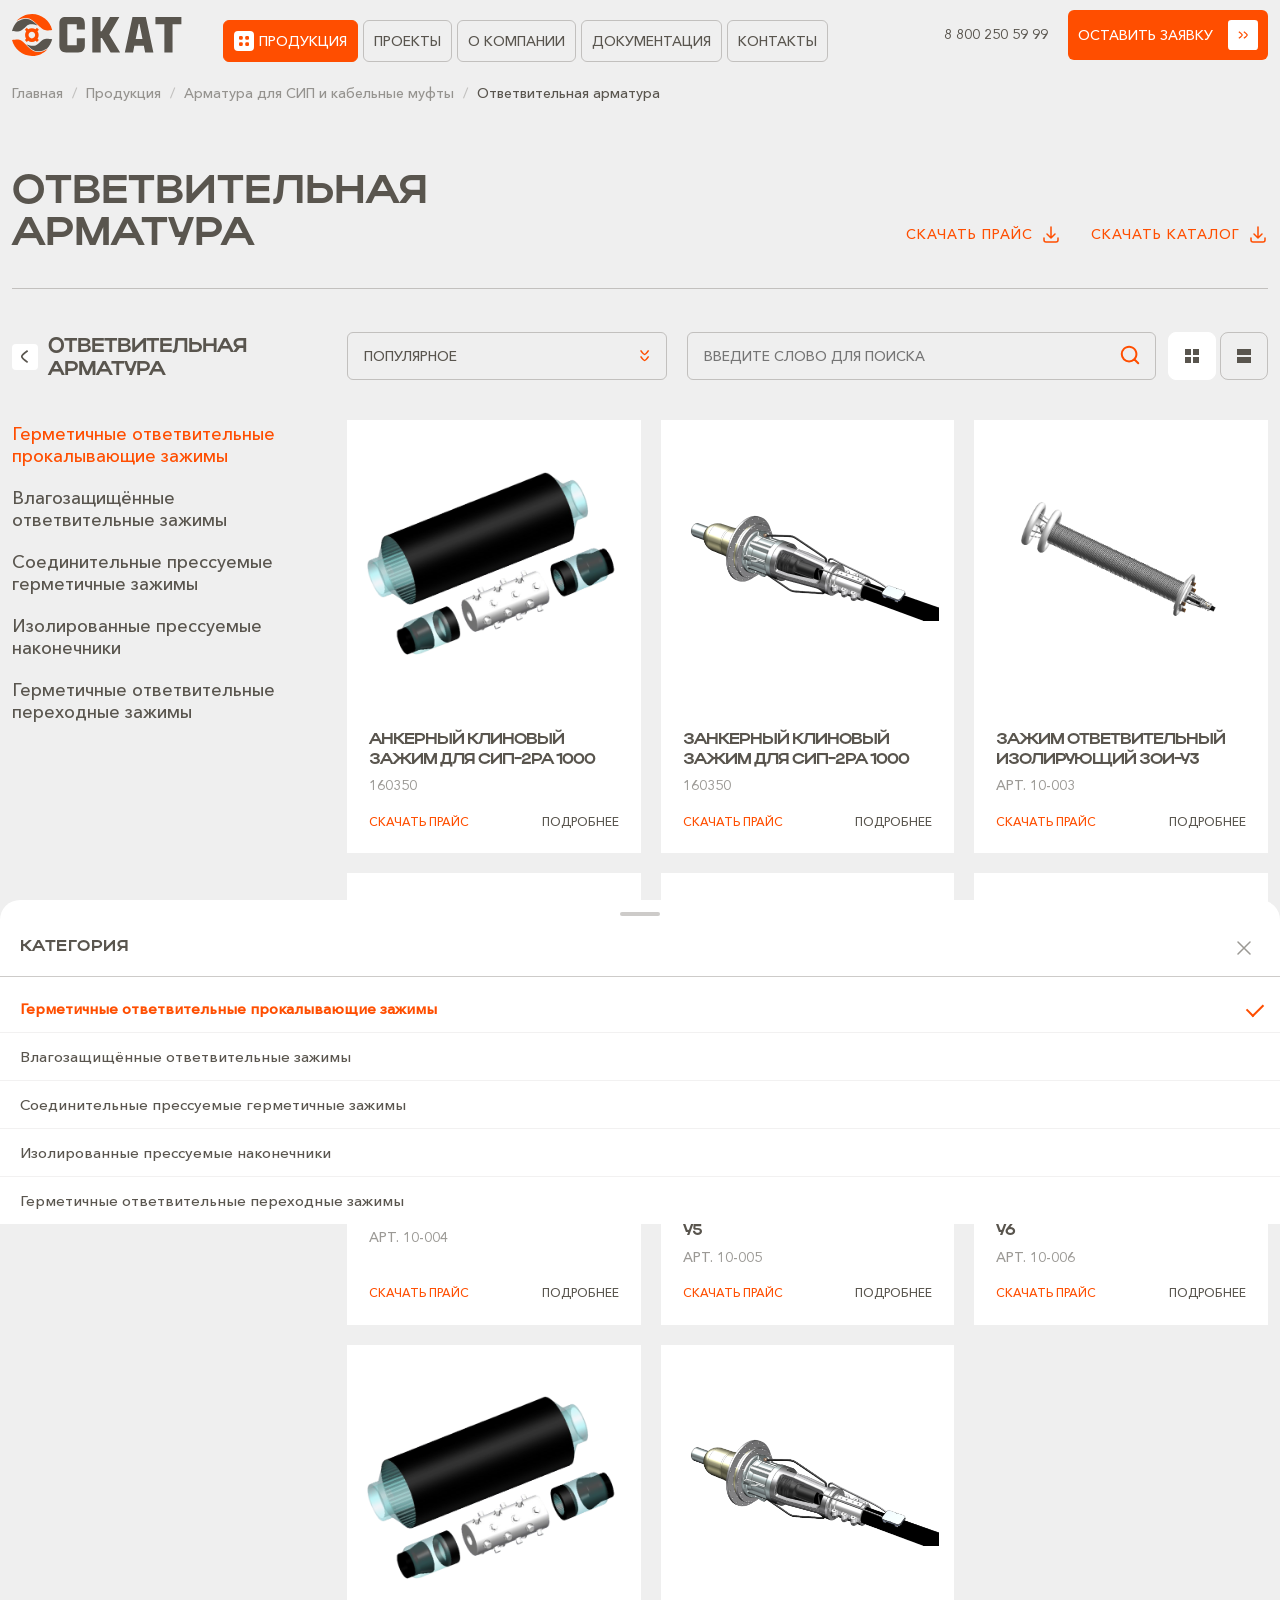
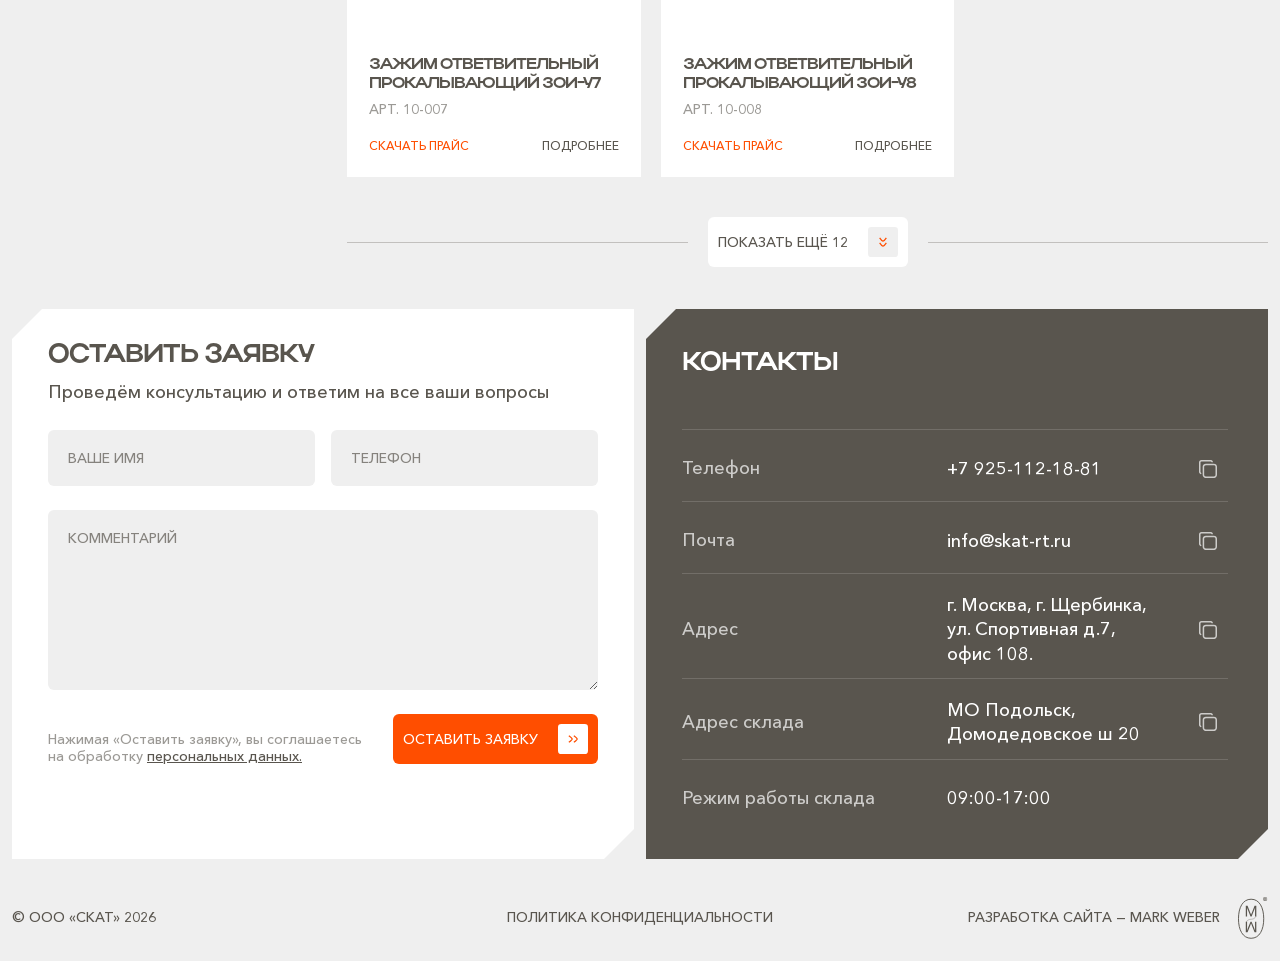
<file: catalog1.html>
<!DOCTYPE html>
<html lang="ru">

<head>
	<meta charset="UTF-8" />
	<meta name="viewport" content="width=device-width, initial-scale=1.0" />
	<title>Ответвительная арматура</title>
	<link rel="stylesheet" href="styles/swiper-bundle.min.css" />
	<link rel="stylesheet" href="styles/aos.css" />
	<link rel="stylesheet" href="styles/styles.css?ver=v2" />
</head>

<body>
	<!-- Header -->
	<header class="header">
		<div class="container container-lg">
			<div class="row header-row">
				<!-- Logo -->
				<div class="col-5 col-md-2 col-lg-2 col-xl-3 header-row__logo">
					<a href="#" class="header-logo">
						<img src="images/logo-skat.svg" alt="СКАТ" width="131" height="32" />
					</a>
				</div>
				<!-- Menu (desktop) -->
				<div class="col-12 col-md-6 col-lg-6 col-xl-6 header-row__nav">
					<nav class="menu">
						<a href="#" class="menu-item menu-item-selected">
							<span class="menu-icon">
								<img src="images/icon-menu-grid.svg" alt="" width="10" height="10" />
							</span>
							продукция
						</a>
						<a href="#" class="menu-item"> проекты </a>
						<a href="#" class="menu-item"> о компании </a>
						<a href="#" class="menu-item"> документация </a>
						<a href="contacts1.html" class="menu-item"> Контакты </a>
					</nav>
				</div>
				<!-- Phone, Burger, Button -->
				<div class="col-7 col-md-10 col-lg-4 col-xl-3 header-row__right">
					<div class="header-right">
						<a href="tel:+78002505999" class="phone">8 800 250 59 99</a>
						<button type="button" class="burger-btn" aria-label="Открыть меню">
							<span class="burger-btn__line burger-btn__line--top"></span>
							<span class="burger-btn__line burger-btn__line--bottom"></span>
						</button>
						<button class="btn btn-primary feedback-btn">
							Оставить заявку
							<img src="images/icon-arrow-double.svg" alt="Подробнее" width="36" height="36" />
						</button>
					</div>
				</div>
			</div>
		</div>
		<!-- Мобильное меню (выезжает слева) -->
		<div class="mobile-menu-overlay" id="mobile-menu-overlay" aria-hidden="true"></div>
		<div class="mobile-menu-panel" id="mobile-menu-panel" aria-hidden="true">
			<nav class="menu">
				<a href="#" class="menu-item menu-item-selected">
					<span class="menu-icon">
						<img src="images/icon-menu-grid.svg" alt="" width="10" height="10" />
					</span>
					продукция
				</a>
				<a href="#" class="menu-item">проекты</a>
				<a href="#" class="menu-item">о компании</a>
				<a href="#" class="menu-item">документация</a>
				<a href="contacts1.html" class="menu-item">Контакты</a>
			</nav>
			<a href="#" class="btn btn-primary feedback-btn">
				Оставить заявку
				<img src="images/icon-arrow-double.svg" alt="" width="36" height="36" />
			</a>
		</div>
	</header>

	<!-- Category Section -->
	<section class="cat-page-section">
		<div class="container container-lg">
			<!-- Breadcrumbs -->
			<div class="row">
				<div class="col-12">
					<nav class="cat-breadcrumbs" aria-label="Хлебные крошки" data-aos="fade-up" data-aos-delay="200">
						<a href="#" class="cat-breadcrumbs__link">Главная</a>
						<span class="cat-breadcrumbs__sep">/</span>
						<a href="#" class="cat-breadcrumbs__link">Продукция</a>
						<span class="cat-breadcrumbs__sep">/</span>
						<a href="#" class="cat-breadcrumbs__link">Арматура для СИП и кабельные муфты</a>
						<span class="cat-breadcrumbs__sep">/</span>
						<span class="cat-breadcrumbs__current">Ответвительная арматура</span>
					</nav>
				</div>
			</div>

			<!-- Category header: title + download buttons -->
			<div class="cat-page-header">
				<div class="row">
					<div class="col-12 col-md-6">
						<h1 class="cat-page-title" data-aos="fade-up" data-aos-delay="400">Ответвительная арматура</h1>
					</div>
					<div class="col-12 col-md-6">
						<div class="cat-page-downloads" data-aos="fade-up" data-aos-delay="500">
							<a href="products.html" class="cat-page-download-btn" download>
								<span>СКАЧАТЬ ПРАЙС</span>
								<svg width="20" height="20" viewBox="0 0 20 20" fill="none" xmlns="http://www.w3.org/2000/svg">
									<path d="M10 3v11M6 10l4 4 4-4" stroke="#FF4E00" stroke-width="1.5" stroke-linecap="round"
										stroke-linejoin="round" />
									<path d="M3 14v2a2 2 0 002 2h10a2 2 0 002-2v-2" stroke="#FF4E00" stroke-width="1.5"
										stroke-linecap="round" stroke-linejoin="round" />
								</svg>
							</a>
							<a href="catalog1.html" class="cat-page-download-btn" download>
								<span>СКАЧАТЬ КАТАЛОГ</span>
								<svg width="20" height="20" viewBox="0 0 20 20" fill="none" xmlns="http://www.w3.org/2000/svg">
									<path d="M10 3v11M6 10l4 4 4-4" stroke="#FF4E00" stroke-width="1.5" stroke-linecap="round"
										stroke-linejoin="round" />
									<path d="M3 14v2a2 2 0 002 2h10a2 2 0 002-2v-2" stroke="#FF4E00" stroke-width="1.5"
										stroke-linecap="round" stroke-linejoin="round" />
								</svg>
							</a>
						</div>
					</div>
				</div>
			</div>

			<!-- Divider -->
			<div class="cat-page-divider"></div>

			<!-- Мобильный бар фильтров (только ≤991px) -->
			<div class="cat-mobile-bar" id="cat-mobile-bar">
				<button class="cat-mb-icon-btn" id="cat-mb-cats" type="button" data-sheet="cats" aria-label="Категория"
					title="Категория">
					<svg width="18" height="14" viewBox="0 0 18 14" fill="none" xmlns="http://www.w3.org/2000/svg">
						<rect width="18" height="2" rx="1" fill="currentColor" />
						<rect y="6" width="12" height="2" rx="1" fill="currentColor" />
						<rect y="12" width="7" height="2" rx="1" fill="currentColor" />
					</svg>
				</button>
				<button class="cat-mb-icon-btn" id="cat-mb-sort" type="button" data-sheet="sort" aria-label="Сортировка"
					title="Сортировка">
					<svg width="18" height="16" viewBox="0 0 18 16" fill="none" xmlns="http://www.w3.org/2000/svg">
						<path d="M1 2h16M4 7h10M7 12h4" stroke="currentColor" stroke-width="2" stroke-linecap="round" />
					</svg>
				</button>
				<div class="cat-mb-divider"></div>
				<button class="cat-mb-icon-btn" id="cat-mb-search-btn" type="button" aria-label="Поиск" title="Поиск">
					<svg width="18" height="18" viewBox="0 0 18 18" fill="none" xmlns="http://www.w3.org/2000/svg">
						<circle cx="7.5" cy="7.5" r="5" stroke="currentColor" stroke-width="2" />
						<path d="M11.5 11.5L16 16" stroke="currentColor" stroke-width="2" stroke-linecap="round" />
					</svg>
				</button>
				<div class="cat-mb-spacer"></div>
				<button class="cat-mb-icon-btn cat-mb-view-toggle" id="cat-mb-view-toggle" type="button"
					aria-label="Переключить вид" title="Переключить вид" data-current="grid">
					<!-- Иконка меняется JS-ом: grid → показываем list-icon, list → показываем grid-icon -->
					<svg class="cat-mb-icon-list" width="18" height="14" viewBox="0 0 18 14" fill="none"
						xmlns="http://www.w3.org/2000/svg">
						<rect width="18" height="5" rx="1" fill="currentColor" />
						<rect y="9" width="18" height="5" rx="1" fill="currentColor" />
					</svg>
					<svg class="cat-mb-icon-grid" width="14" height="14" viewBox="0 0 14 14" fill="none"
						xmlns="http://www.w3.org/2000/svg" style="display:none">
						<rect width="6" height="6" rx="1" fill="currentColor" />
						<rect x="8" width="6" height="6" rx="1" fill="currentColor" />
						<rect y="8" width="6" height="6" rx="1" fill="currentColor" />
						<rect x="8" y="8" width="6" height="6" rx="1" fill="currentColor" />
					</svg>
				</button>
			</div>
			<!-- Строка поиска (появляется под баром) -->
			<div class="cat-mobile-search-row" id="cat-mobile-search-row">
				<div class="cat-mobile-search-row__inner">
					<svg width="16" height="16" viewBox="0 0 18 18" fill="none" xmlns="http://www.w3.org/2000/svg">
						<circle cx="7.5" cy="7.5" r="5" stroke="currentColor" stroke-width="2" />
						<path d="M11.5 11.5L16 16" stroke="currentColor" stroke-width="2" stroke-linecap="round" />
					</svg>
					<input class="cat-mobile-search-row__input" id="cat-mb-search-input" type="text"
						placeholder="Введите слово для поиска" autocomplete="off" />
					<button class="cat-mobile-search-row__clear" id="cat-mb-search-clear" type="button" aria-label="Очистить">
						<svg width="12" height="12" viewBox="0 0 12 12" fill="none" xmlns="http://www.w3.org/2000/svg">
							<path d="M1 1l10 10M11 1L1 11" stroke="currentColor" stroke-width="1.5" stroke-linecap="round" />
						</svg>
					</button>
				</div>
			</div>

			<!-- Main row: sidebar col-4 + products col-8 -->
			<div class="row">
				<!-- Sidebar col-4 -->
				<div class="col-12 col-md-3 cat-sidebar-col" id="cat-sidebar-col">
					<div class="cat-sidebar__inner" id="cat-sidebar-inner" data-aos="fade-up" data-aos-delay="200">
						<a href="#" class="cat-sidebar__back">
							<img src="images/icon-arrow-one-left.svg" alt="Назад" width="14" height="12" />
							<span>Ответвительная арматура</span>
						</a>
						<ul class="cat-sidebar__list">
							<li class="cat-sidebar__item cat-sidebar__item--active">
								<button class="cat-sidebar__btn" type="button" data-cat="hermetic">Герметичные ответвительные
									прокалывающие зажимы</button>
							</li>
							<li class="cat-sidebar__item">
								<button class="cat-sidebar__btn" type="button" data-cat="moisture">Влагозащищённые ответвительные
									зажимы</button>
							</li>
							<li class="cat-sidebar__item">
								<button class="cat-sidebar__btn" type="button" data-cat="pressed-hermetic">Соединительные прессуемые
									герметичные зажимы</button>
							</li>
							<li class="cat-sidebar__item">
								<button class="cat-sidebar__btn" type="button" data-cat="tips">Изолированные прессуемые
									наконечники</button>
							</li>
							<li class="cat-sidebar__item">
								<button class="cat-sidebar__btn" type="button" data-cat="transition">Герметичные ответвительные
									переходные зажимы</button>
							</li>
						</ul>
					</div>
				</div>

				<!-- Products col-8 -->
				<div class="col-12 col-md-9 cat-products-col">
					<!-- Toolbar -->
					<div class="cat-toolbar" data-aos="fade-up" data-aos-delay="400">
						<div class="cat-toolbar__left">
							
								<div class="cat-select" id="cat-sort-select">
									<select class="cat-select__native" aria-label="Сортировка">
										<option value="popular">Популярное</option>
										<option value="new">Новинки</option>
										<option value="az">По названию А–Я</option>
										<option value="za">По названию Я–А</option>
									</select>
									<div
										class="cat-select__trigger"
										tabindex="0"
										role="button"
										aria-haspopup="listbox"
									>
										<span class="cat-select__label">Популярное</span>
										<svg
											class="cat-select__arrow"
											width="10"
											height="12"
											viewBox="0 0 10 12"
											fill="none"
											xmlns="http://www.w3.org/2000/svg"
										>
											<path
												d="M8.61431 0.430176C8.61431 0.430176 5.81431 4.43018 4.61431 4.43018C3.41431 4.43018 0.614309 0.430175 0.614309 0.430175"
												stroke="#FF4E00"
												stroke-width="1.5"
											/>
											<path
												d="M8.61431 6.43018C8.61431 6.43018 5.81431 10.4302 4.61431 10.4302C3.41431 10.4302 0.614309 6.43018 0.614309 6.43018"
												stroke="#FF4E00"
												stroke-width="1.5"
											/>
										</svg>
									</div>
									<ul class="cat-select__list" role="listbox">
										<li
											class="cat-select__option cat-select__option--selected"
											data-value="popular"
											role="option"
											aria-selected="true"
										>
											Популярное
										</li>
										<li
											class="cat-select__option"
											data-value="new"
											role="option"
											aria-selected="false"
										>
											Новинки
										</li>
										<li
											class="cat-select__option"
											data-value="az"
											role="option"
											aria-selected="false"
										>
											По названию А–Я
										</li>
										<li
											class="cat-select__option"
											data-value="za"
											role="option"
											aria-selected="false"
										>
											По названию Я–А
										</li>
									</ul>
								</div>

							<div class="cat-toolbar__search">
								<input type="text" placeholder="Введите слово для поиска" class="cat-toolbar__search-input" />
								<button class="cat-toolbar__search_btn">
									<svg width="22" height="22" viewBox="0 0 22 22" fill="none" xmlns="http://www.w3.org/2000/svg">
										<path
											d="M19.2502 19.2502L15.2691 15.2691M15.2691 15.2691C15.9501 14.5881 16.4903 13.7797 16.8588 12.8899C17.2274 12.0002 17.417 11.0466 17.417 10.0835C17.417 9.12047 17.2274 8.16685 16.8588 7.2771C16.4903 6.38736 15.9501 5.57892 15.2691 4.89794C14.5881 4.21696 13.7797 3.67678 12.8899 3.30823C12.0002 2.93969 11.0466 2.75 10.0835 2.75C9.12047 2.75 8.16685 2.93969 7.2771 3.30823C6.38736 3.67678 5.57892 4.21696 4.89794 4.89794C3.52264 6.27324 2.75 8.13855 2.75 10.0835C2.75 12.0285 3.52264 13.8938 4.89794 15.2691C6.27324 16.6444 8.13855 17.417 10.0835 17.417C12.0285 17.417 13.8938 16.6444 15.2691 15.2691Z"
											stroke="#FF4E00" stroke-width="2" stroke-linecap="round" stroke-linejoin="round" />
									</svg>
								</button>

							</div>
						</div>
						<div class="cat-toolbar__views">
							<button class="cat-toolbar__view-btn cat-toolbar__view-btn--active" data-view="grid" aria-label="Сетка">
								<svg width="16" height="16" viewBox="0 0 16 16" fill="none" xmlns="http://www.w3.org/2000/svg">
									<rect x="1" y="1" width="6" height="6" fill="#59554E" />
									<rect x="9" y="1" width="6" height="6" fill="#59554E" />
									<rect x="1" y="9" width="6" height="6" fill="#59554E" />
									<rect x="9" y="9" width="6" height="6" fill="#59554E" />
								</svg>
							</button>
							<button class="cat-toolbar__view-btn" data-view="list" aria-label="Список">
								<svg width="14" height="14" viewBox="0 0 14 14" fill="none" xmlns="http://www.w3.org/2000/svg">
									<rect width="14" height="6" fill="#59554E" />
									<rect y="8" width="14" height="6" fill="#59554E" />
								</svg>
							</button>
						</div>
					</div>

					<!-- Product grid -->
					<div class="cat-grid" id="cat-grid" data-aos="fade-up" data-aos-delay="600">
						<div class="cat-card">
							<div class="cat-card__img">
								<img src="images/product1.png" alt="ЗОИ-У1" />
							</div>
							<div class="cat-card__body">
								<div class="cat-card__body-top">
									<h3 class="cat-card__name">
										Анкерный клиновый зажим для СИП-2PA 1000
									</h3>
									<p class="cat-card__num">160350</p>
								</div>
								<div class="cat-card__actions">
									<a href="#" class="cat-btn-price">Скачать прайс</a>
									<a href="#" class="cat-btn-detail">Подробнее</a>
								</div>
							</div>
						</div>

						<div class="cat-card">
							<div class="cat-card__img">
								<img src="images/product2.png" alt="ЗОИ-У2" />
							</div>
							<div class="cat-card__body">
								<div class="cat-card__body-top">
									<h3 class="cat-card__name">
										ЗАнкерный клиновый зажим для СИП-2PA 1000
									</h3>
									<p class="cat-card__num">160350</p>
								</div>
								<div class="cat-card__actions">
									<a href="#" class="cat-btn-price">Скачать прайс</a>
									<a href="#" class="cat-btn-detail">Подробнее</a>
								</div>
							</div>
						</div>

						<div class="cat-card">
							<div class="cat-card__img">
								<img src="images/product3.png" alt="ЗОИ-У3" />
							</div>
							<div class="cat-card__body">
								<div class="cat-card__body-top">
									<h3 class="cat-card__name">
										Зажим ответвительный изолирующий ЗОИ-У3
									</h3>
									<p class="cat-card__num">Арт. 10-003</p>
								</div>
								<div class="cat-card__actions">
									<a href="#" class="cat-btn-price">Скачать прайс</a>
									<a href="#" class="cat-btn-detail">Подробнее</a>
								</div>
							</div>
						</div>

						<div class="cat-card">
							<div class="cat-card__img">
								<img src="images/product1.png" alt="ЗОИ-У4" />
							</div>
							<div class="cat-card__body">
								<div class="cat-card__body-top">
									<h3 class="cat-card__name">
										Зажим ответвительный изолирующий ЗОИ-У4
									</h3>
									<p class="cat-card__num">Арт. 10-004</p>
								</div>
								<div class="cat-card__actions">
									<a href="#" class="cat-btn-price">Скачать прайс</a>
									<a href="#" class="cat-btn-detail">Подробнее</a>
								</div>
							</div>
						</div>

						<div class="cat-card">
							<div class="cat-card__img">
								<img src="images/product2.png" alt="ЗОИ-У5" />
							</div>
							<div class="cat-card__body">
								<div class="cat-card__body-top">
									<h3 class="cat-card__name">
										Зажим ответвительный самоизолирующий ЗОИ-У5
									</h3>
									<p class="cat-card__num">Арт. 10-005</p>
								</div>
								<div class="cat-card__actions">
									<a href="#" class="cat-btn-price">Скачать прайс</a>
									<a href="#" class="cat-btn-detail">Подробнее</a>
								</div>
							</div>
						</div>

						<div class="cat-card">
							<div class="cat-card__img">
								<img src="images/product3.png" alt="ЗОИ-У6" />
							</div>
							<div class="cat-card__body">
								<div class="cat-card__body-top">
									<h3 class="cat-card__name">
										Зажим ответвительный самоизолирующий ЗОИ-У6
									</h3>
									<p class="cat-card__num">Арт. 10-006</p>
								</div>
								<div class="cat-card__actions">
									<a href="#" class="cat-btn-price">Скачать прайс</a>
									<a href="#" class="cat-btn-detail">Подробнее</a>
								</div>
							</div>
						</div>

						<div class="cat-card">
							<div class="cat-card__img">
								<img src="images/product1.png" alt="ЗОИ-У7" />
							</div>
							<div class="cat-card__body">
								<div class="cat-card__body-top">
									<h3 class="cat-card__name">
										Зажим ответвительный прокалывающий ЗОИ-У7
									</h3>
									<p class="cat-card__num">Арт. 10-007</p>
								</div>
								<div class="cat-card__actions">
									<a href="#" class="cat-btn-price">Скачать прайс</a>
									<a href="#" class="cat-btn-detail">Подробнее</a>
								</div>
							</div>
						</div>

						<div class="cat-card">
							<div class="cat-card__img">
								<img src="images/product2.png" alt="ЗОИ-У8" />
							</div>
							<div class="cat-card__body">
								<div class="cat-card__body-top">
									<h3 class="cat-card__name">
										Зажим ответвительный прокалывающий ЗОИ-У8
									</h3>
									<p class="cat-card__num">Арт. 10-008</p>
								</div>
								<div class="cat-card__actions">
									<a href="#" class="cat-btn-price">Скачать прайс</a>
									<a href="#" class="cat-btn-detail">Подробнее</a>
								</div>
							</div>
						</div>
					</div>
					<!-- /cat-grid -->

					<!-- Show more -->
					<div class="cat-showmore">
						<div class="cat-showmore__line"></div>
						<button class="btn cat-showmore__btn">
							Показать ещё 12
							<img src="images/icon-arrow-double-bottom.svg" alt="Подробнее" width="36" height="36">
							</svg>
						</button>
						<div class="cat-showmore__line"></div>
					</div>
				</div>
				<!-- /col-8 cat-products-col -->
			</div>
			<!-- /row -->
		</div>

		<!-- Bottom sheet (мобильные фильтры) -->
		<div class="cat-sheet-overlay" id="cat-sheet-overlay"></div>
		<div class="cat-sheet" id="cat-sheet" role="dialog" aria-modal="true" aria-labelledby="cat-sheet-title">
			<div class="cat-sheet__handle"></div>
			<div class="cat-sheet__header">
				<span class="cat-sheet__title" id="cat-sheet-title">Категория</span>
				<button class="cat-sheet__close" id="cat-sheet-close" type="button" aria-label="Закрыть">
					<svg width="14" height="14" viewBox="0 0 14 14" fill="none" xmlns="http://www.w3.org/2000/svg">
						<path d="M1 1l12 12M13 1L1 13" stroke="currentColor" stroke-width="1.5" stroke-linecap="round" />
					</svg>
				</button>
			</div>
			<!-- Панель: подкатегории -->
			<div class="cat-sheet__panel" id="cat-sheet-cats">
				<ul class="cat-sheet__list">
					<li class="cat-sheet__item cat-sheet__item--active">
						<button class="cat-sheet__item-btn" type="button" data-cat="hermetic">Герметичные ответвительные
							прокалывающие зажимы</button>
					</li>
					<li class="cat-sheet__item">
						<button class="cat-sheet__item-btn" type="button" data-cat="moisture">Влагозащищённые ответвительные
							зажимы</button>
					</li>
					<li class="cat-sheet__item">
						<button class="cat-sheet__item-btn" type="button" data-cat="pressed-hermetic">Соединительные прессуемые
							герметичные зажимы</button>
					</li>
					<li class="cat-sheet__item">
						<button class="cat-sheet__item-btn" type="button" data-cat="tips">Изолированные прессуемые
							наконечники</button>
					</li>
					<li class="cat-sheet__item">
						<button class="cat-sheet__item-btn" type="button" data-cat="transition">Герметичные ответвительные
							переходные зажимы</button>
					</li>
				</ul>
			</div>
			<!-- Панель: сортировка -->
			<div class="cat-sheet__panel cat-sheet__panel--hidden" id="cat-sheet-sort">
				<ul class="cat-sheet__list">
					<li class="cat-sheet__item cat-sheet__item--active">
						<button class="cat-sheet__item-btn" type="button" data-sort="popular">Популярное</button>
					</li>
					<li class="cat-sheet__item">
						<button class="cat-sheet__item-btn" type="button" data-sort="new">Новинки</button>
					</li>
					<li class="cat-sheet__item">
						<button class="cat-sheet__item-btn" type="button" data-sort="az">По названию А–Я</button>
					</li>
					<li class="cat-sheet__item">
						<button class="cat-sheet__item-btn" type="button" data-sort="za">По названию Я–А</button>
					</li>
				</ul>
			</div>
		</div>
	</section>


	<!-- ======================== REQUEST FORM + MAP ======================== -->
	<section class="feedback-section">
		<div class="container">
			<div class="row">
				<div class="col-12 col-md-6 col-lg-6 col-xl-6" data-aos="fade-up" data-aos-delay="100">
					<div class="request-form-wrapper corner-tl-30 corner-br-30" style="height: 100%">
						<h3 class="request-title h3">Оставить заявку</h3>
						<p class="request-subtitle">
							Проведём консультацию и ответим на все ваши вопросы
						</p>
						<form class="request-form">
							<div class="request-form-row request-form-row--two">
								<div class="request-field">
									<input type="text" id="request-name" name="name" placeholder="Ваше имя" />
								</div>
								<div class="request-field">
									<input type="tel" id="request-phone" name="phone" placeholder="Телефон" />
								</div>
							</div>
							<div class="request-form-row">
								<div class="request-field">
									<textarea id="request-comment" name="comment" rows="4" placeholder="Комментарий"></textarea>
								</div>
							</div>
							<div class="request-form-bottom">
								<p class="request-policy text-14">
									Нажимая «Оставить заявку», вы соглашаетесь на обработку
									<a href="#">персональных данных.</a>
								</p>
								<div class="request-form-actions">
									<button type="submit" class="btn btn-primary">
										Оставить заявку
										<img src="images/icon-arrow-double.svg" alt="Отправить" width="36" height="36" />
									</button>
								</div>
							</div>
						</form>
					</div>
				</div>

				<div class="col-12 col-md-6 col-lg-6 col-xl-6" data-aos="fade-up" data-aos-delay="300">
					<div class="contacts-info-block contacts-info-block--dark corner-tl-30 corner-br-30">
						<h3 class="contacts-info-title">Контакты</h3>
						<div class="contacts-table">
							<div class="contacts-table-row">
								<div class="contacts-table-cell contacts-table-cell--label">
									Телефон
								</div>
								<div class="contacts-table-cell contacts-table-cell--value">
									+7 925-112-18-81
								</div>
								<div class="contacts-table-cell contacts-table-cell--action">
									<button type="button" class="contacts-copy-btn" data-copy="+79251121881" aria-label="Копировать">
										<svg class="contacts-copy-btn-icon" width="18" height="18" viewBox="0 0 18 18" fill="none"
											xmlns="http://www.w3.org/2000/svg">
											<path
												d="M4.41602 6.86174C4.41602 6.21335 4.67359 5.59152 5.13207 5.13304C5.59055 4.67456 6.21238 4.41699 6.86077 4.41699H14.8046C15.1256 4.41699 15.4436 4.48023 15.7402 4.60309C16.0368 4.72595 16.3063 4.90603 16.5333 5.13304C16.7603 5.36006 16.9404 5.62957 17.0633 5.92618C17.1861 6.22279 17.2493 6.54069 17.2493 6.86174V14.8056C17.2493 15.1266 17.1861 15.4445 17.0633 15.7411C16.9404 16.0378 16.7603 16.3073 16.5333 16.5343C16.3063 16.7613 16.0368 16.9414 15.7402 17.0642C15.4436 17.1871 15.1256 17.2503 14.8046 17.2503H6.86077C6.53972 17.2503 6.22181 17.1871 5.9252 17.0642C5.62859 16.9414 5.35908 16.7613 5.13207 16.5343C4.90505 16.3073 4.72497 16.0378 4.60211 15.7411C4.47925 15.4445 4.41602 15.1266 4.41602 14.8056V6.86174Z"
												stroke="currentColor" stroke-width="1.5" stroke-linecap="round" stroke-linejoin="round"></path>
											<path
												d="M1.67767 13.3422C1.39625 13.1824 1.16218 12.9508 0.999242 12.6711C0.836305 12.3915 0.750311 12.0737 0.75 11.75V2.58333C0.75 1.575 1.575 0.75 2.58333 0.75H11.75C12.4375 0.75 12.8115 1.10292 13.125 1.66667"
												stroke="currentColor" stroke-width="1.5" stroke-linecap="round" stroke-linejoin="round"></path>
										</svg>
									</button>
								</div>
							</div>

							<div class="contacts-table-row">
								<div class="contacts-table-cell contacts-table-cell--label">
									Почта
								</div>
								<div class="contacts-table-cell contacts-table-cell--value">
									info@skat-rt.ru
								</div>
								<div class="contacts-table-cell contacts-table-cell--action">
									<button type="button" class="contacts-copy-btn" data-copy="info@skat-rt.ru" aria-label="Копировать">
										<svg class="contacts-copy-btn-icon" width="18" height="18" viewBox="0 0 18 18" fill="none"
											xmlns="http://www.w3.org/2000/svg">
											<path
												d="M4.41602 6.86174C4.41602 6.21335 4.67359 5.59152 5.13207 5.13304C5.59055 4.67456 6.21238 4.41699 6.86077 4.41699H14.8046C15.1256 4.41699 15.4436 4.48023 15.7402 4.60309C16.0368 4.72595 16.3063 4.90603 16.5333 5.13304C16.7603 5.36006 16.9404 5.62957 17.0633 5.92618C17.1861 6.22279 17.2493 6.54069 17.2493 6.86174V14.8056C17.2493 15.1266 17.1861 15.4445 17.0633 15.7411C16.9404 16.0378 16.7603 16.3073 16.5333 16.5343C16.3063 16.7613 16.0368 16.9414 15.7402 17.0642C15.4436 17.1871 15.1256 17.2503 14.8046 17.2503H6.86077C6.53972 17.2503 6.22181 17.1871 5.9252 17.0642C5.62859 16.9414 5.35908 16.7613 5.13207 16.5343C4.90505 16.3073 4.72497 16.0378 4.60211 15.7411C4.47925 15.4445 4.41602 15.1266 4.41602 14.8056V6.86174Z"
												stroke="currentColor" stroke-width="1.5" stroke-linecap="round" stroke-linejoin="round"></path>
											<path
												d="M1.67767 13.3422C1.39625 13.1824 1.16218 12.9508 0.999242 12.6711C0.836305 12.3915 0.750311 12.0737 0.75 11.75V2.58333C0.75 1.575 1.575 0.75 2.58333 0.75H11.75C12.4375 0.75 12.8115 1.10292 13.125 1.66667"
												stroke="currentColor" stroke-width="1.5" stroke-linecap="round" stroke-linejoin="round"></path>
										</svg>
									</button>
								</div>
							</div>

							<div class="contacts-table-row">
								<div class="contacts-table-cell contacts-table-cell--label">
									Адрес
								</div>
								<div class="contacts-table-cell contacts-table-cell--value">
									г. Москва, г. Щербинка,<br>ул. Спортивная д.7, офис 108.
								</div>
								<div class="contacts-table-cell contacts-table-cell--action">
									<button type="button" class="contacts-copy-btn"
										data-copy="г. Москва, г. Щербинка, ул. Спортивная д.7, офис 108." aria-label="Копировать">
										<svg class="contacts-copy-btn-icon" width="18" height="18" viewBox="0 0 18 18" fill="none"
											xmlns="http://www.w3.org/2000/svg">
											<path
												d="M4.41602 6.86174C4.41602 6.21335 4.67359 5.59152 5.13207 5.13304C5.59055 4.67456 6.21238 4.41699 6.86077 4.41699H14.8046C15.1256 4.41699 15.4436 4.48023 15.7402 4.60309C16.0368 4.72595 16.3063 4.90603 16.5333 5.13304C16.7603 5.36006 16.9404 5.62957 17.0633 5.92618C17.1861 6.22279 17.2493 6.54069 17.2493 6.86174V14.8056C17.2493 15.1266 17.1861 15.4445 17.0633 15.7411C16.9404 16.0378 16.7603 16.3073 16.5333 16.5343C16.3063 16.7613 16.0368 16.9414 15.7402 17.0642C15.4436 17.1871 15.1256 17.2503 14.8046 17.2503H6.86077C6.53972 17.2503 6.22181 17.1871 5.9252 17.0642C5.62859 16.9414 5.35908 16.7613 5.13207 16.5343C4.90505 16.3073 4.72497 16.0378 4.60211 15.7411C4.47925 15.4445 4.41602 15.1266 4.41602 14.8056V6.86174Z"
												stroke="currentColor" stroke-width="1.5" stroke-linecap="round" stroke-linejoin="round"></path>
											<path
												d="M1.67767 13.3422C1.39625 13.1824 1.16218 12.9508 0.999242 12.6711C0.836305 12.3915 0.750311 12.0737 0.75 11.75V2.58333C0.75 1.575 1.575 0.75 2.58333 0.75H11.75C12.4375 0.75 12.8115 1.10292 13.125 1.66667"
												stroke="currentColor" stroke-width="1.5" stroke-linecap="round" stroke-linejoin="round"></path>
										</svg>
									</button>
								</div>
							</div>

							<div class="contacts-table-row">
								<div class="contacts-table-cell contacts-table-cell--label">
									Адрес склада
								</div>
								<div class="contacts-table-cell contacts-table-cell--value">
									МО Подольск, Домодедовское ш 20
								</div>
								<div class="contacts-table-cell contacts-table-cell--action">
									<button type="button" class="contacts-copy-btn" data-copy="МО Подольск, Домодедовское ш 20"
										aria-label="Копировать">
										<svg class="contacts-copy-btn-icon" width="18" height="18" viewBox="0 0 18 18" fill="none"
											xmlns="http://www.w3.org/2000/svg">
											<path
												d="M4.41602 6.86174C4.41602 6.21335 4.67359 5.59152 5.13207 5.13304C5.59055 4.67456 6.21238 4.41699 6.86077 4.41699H14.8046C15.1256 4.41699 15.4436 4.48023 15.7402 4.60309C16.0368 4.72595 16.3063 4.90603 16.5333 5.13304C16.7603 5.36006 16.9404 5.62957 17.0633 5.92618C17.1861 6.22279 17.2493 6.54069 17.2493 6.86174V14.8056C17.2493 15.1266 17.1861 15.4445 17.0633 15.7411C16.9404 16.0378 16.7603 16.3073 16.5333 16.5343C16.3063 16.7613 16.0368 16.9414 15.7402 17.0642C15.4436 17.1871 15.1256 17.2503 14.8046 17.2503H6.86077C6.53972 17.2503 6.22181 17.1871 5.9252 17.0642C5.62859 16.9414 5.35908 16.7613 5.13207 16.5343C4.90505 16.3073 4.72497 16.0378 4.60211 15.7411C4.47925 15.4445 4.41602 15.1266 4.41602 14.8056V6.86174Z"
												stroke="currentColor" stroke-width="1.5" stroke-linecap="round" stroke-linejoin="round"></path>
											<path
												d="M1.67767 13.3422C1.39625 13.1824 1.16218 12.9508 0.999242 12.6711C0.836305 12.3915 0.750311 12.0737 0.75 11.75V2.58333C0.75 1.575 1.575 0.75 2.58333 0.75H11.75C12.4375 0.75 12.8115 1.10292 13.125 1.66667"
												stroke="currentColor" stroke-width="1.5" stroke-linecap="round" stroke-linejoin="round"></path>
										</svg>
									</button>
								</div>
							</div>

							<div class="contacts-table-row">
								<div class="contacts-table-cell contacts-table-cell--label">
									Режим работы склада
								</div>
								<div class="contacts-table-cell contacts-table-cell--value">
									09:00-17:00
								</div>
								<div class="contacts-table-cell contacts-table-cell--action"></div>
							</div>
						</div>
					</div>
				</div>
			</div>
		</div>
	</section>
	<!-- Footer -->
	<footer class="footer">
		<div class="container container-lg">
			<div class="row row-center-align">
				<div class="col-12 col-md-4">
					<p class="footer-left text-14">© ООО «СКАТ» 2026</p>
				</div>
				<div class="col-12 col-md-4">
					<a href="#" class="footer-center text-14">Политика конфиденциальности</a>
				</div>
				<div class="col-12 col-md-4">
					<p class="footer-right">
						<a href="https://markweber.ru" target="_blank" class="footer-right-link text-14">Разработка сайта — Mark
							Weber
							<img src="images/markweb.svg" alt="markweber" width="30" height="45" />
						</a>
					</p>
				</div>
			</div>
		</div>
	</footer>

	<div class="request-overlay" id="request-overlay"></div>

	<div class="request-panel" id="request-panel">
		<button class="request-panel-close" aria-label="Закрыть">✕</button>

		<div class="request-panel-content">
			<div class="request-panel-content-inner">
				<h3 class="request-title h3">
					Оставьте заявку на
					<br />бесплатную консультацию
				</h3>

				<form class="request-form">
					<div class="request-form-row request-form-row--two">
						<div class="request-field">
							<input type="text" class="request-name" name="name" placeholder="Ваше имя" />
						</div>

						<div class="request-field">
							<input type="tel" class="request-phone" name="phone" placeholder="Телефон" />
						</div>
					</div>

					<div class="request-form-row">
						<div class="request-field">
							<textarea class="request-comment" name="comment" rows="4" placeholder="Комментарий"></textarea>
						</div>
					</div>

					<div class="request-panel-submit">
						<p class="request-policy text-14">
							Нажимая «Отправить», вы соглашаетесь на обработку
							<a href="#">персональных данных</a>
						</p>

						<button type="submit" class="btn btn-primary">
							Отправить
							<img src="images/icon-arrow-double.svg" alt="" width="36" height="36" />
						</button>
					</div>
				</form>
			</div>
		</div>

		<div class="request-panel-footer">
			<a href="tel:+78002505999" class="h3">8 800 250 59 99</a>
			<span class="text-14">ООО «СКАТ»</span>
		</div>
	</div>

	<script src="js/aos.js"></script>
	<script src="js/swiper-bundle.min.js"></script>
	<script src="https://code.jquery.com/jquery-3.7.1.min.js"
		integrity="sha256-/JqT3SQfawRcv/BIHPThkBvs0OEvtFFmqPF/lYI/Cxo=" crossorigin="anonymous"></script>
	<script src="js/jquery.inputmask.bundle.js"></script>

	<script src="js/script.js?ver=v2"></script>

	<script src="https://api-maps.yandex.ru/2.1/?apikey=1d46cd9a-2c9e-4500-b55b-ee2306bc1a9f&lang=ru_RU"></script>
	<script>
		jQuery(document).ready(function ($) {
			ymaps.ready(initYandexMap)

			function initYandexMap() {
				var mapCenter = [55.4997, 37.5597] // Yandex uses [lat, lon]

				var map = new ymaps.Map('contacts-yandex-map', {
					center: mapCenter,
					zoom: 16,
					controls: ['zoomControl'],
				})

				var pinSvg =
					'<svg class="contacts-map-pin" width="80" height="80" viewBox="0 0 80 80" fill="none" xmlns="http://www.w3.org/2000/svg"><path fill-rule="evenodd" clip-rule="evenodd" d="M39.9974 6.66699C46.1858 6.66699 52.1207 9.12532 56.4966 13.5012C60.8724 17.877 63.3307 23.8119 63.3307 30.0003C63.3307 37.9403 59.0341 44.3903 54.5874 48.967C52.1314 51.4621 49.4312 53.7044 46.5274 55.6603L45.2841 56.4803L44.1774 57.177L43.6807 57.477L42.8241 57.9703C41.0641 58.9703 38.9307 58.9703 37.1707 57.9703L36.3141 57.4737L35.2807 56.8437L34.7107 56.4803L33.4674 55.6603C30.5636 53.7044 27.8634 51.4621 25.4074 48.967C20.9607 44.3903 16.6641 37.9403 16.6641 30.0003C16.6641 23.8119 19.1224 17.877 23.4982 13.5012C27.8741 9.12532 33.809 6.66699 39.9974 6.66699ZM39.9974 23.3337C38.2293 23.3337 36.5336 24.036 35.2834 25.2863C34.0331 26.5365 33.3307 28.2322 33.3307 30.0003C33.3307 31.7684 34.0331 33.4641 35.2834 34.7144C36.5336 35.9646 38.2293 36.667 39.9974 36.667C41.7655 36.667 43.4612 35.9646 44.7114 34.7144C45.9617 33.4641 46.6641 31.7684 46.6641 30.0003C46.6641 28.2322 45.9617 26.5365 44.7114 25.2863C43.4612 24.036 41.7655 23.3337 39.9974 23.3337Z" fill="#FF4E00"/><path fill-rule="evenodd" clip-rule="evenodd" d="M58.5081 53.684C59.2382 53.3189 60.0768 53.2342 60.8651 53.4462C61.6533 53.6581 62.3364 54.152 62.7848 54.834L62.9781 55.174L69.6448 68.5074C69.8827 68.9829 70.0034 69.5084 69.9968 70.04C69.9902 70.5716 69.8565 71.094 69.607 71.5634C69.3574 72.0329 68.9992 72.4358 68.5621 72.7386C68.1251 73.0414 67.622 73.2353 67.0948 73.304L66.6648 73.3307H13.3315C12.7997 73.3309 12.2756 73.2038 11.803 72.9602C11.3303 72.7165 10.9228 72.3633 10.6145 71.93C10.3062 71.4967 10.106 70.996 10.0307 70.4696C9.95536 69.9432 10.0071 69.4064 10.1815 68.904L10.3481 68.504L17.0148 55.1707C17.3885 54.3984 18.0456 53.7998 18.8493 53.4997C19.6531 53.1995 20.5417 53.2209 21.3301 53.5593C22.1185 53.8977 22.7461 54.527 23.0823 55.3164C23.4184 56.1058 23.4372 56.9945 23.1348 57.7974L22.9781 58.154L18.7248 66.664H61.2715L57.0182 58.154C56.6234 57.3636 56.5586 56.4488 56.838 55.6107C57.1174 54.7725 57.7181 54.0795 58.5081 53.684Z" fill="white"/></svg>'

				var isMobile = window.innerWidth <= 690
				var iconSize = isMobile ? [50, 50] : [72, 72]
				var iconOffset = isMobile ? [-25, -50] : [-16, -40]

				var placemark = new ymaps.Placemark(
					mapCenter,
					{
						balloonContent: `
                    <div class="contacts-map-data-inner">
                        <p><strong>Телефон</strong><br>+7 925-112-18-81</p>
                        <p><strong>Почта</strong><br>info@skat-rt.ru</p>
                        <p><strong>Адрес</strong><br>г. Москва, г. Щербинка, ул. Спортивная д.7, офис 108</p>
                        <p><strong>Режим работы склада</strong><br>09:00-17:00</p>
                    </div>
                `,
					},
					{
						iconLayout: 'default#imageWithContent',
						iconImageHref:
							'data:image/svg+xml;charset=UTF-8,' +
							encodeURIComponent(pinSvg),
						iconImageSize: iconSize,
						iconImageOffset: iconOffset,
					},
				)

				map.geoObjects.add(placemark)

				map.behaviors.disable('scrollZoom')
			}
		})
	</script>
</body>

</html>
</file>
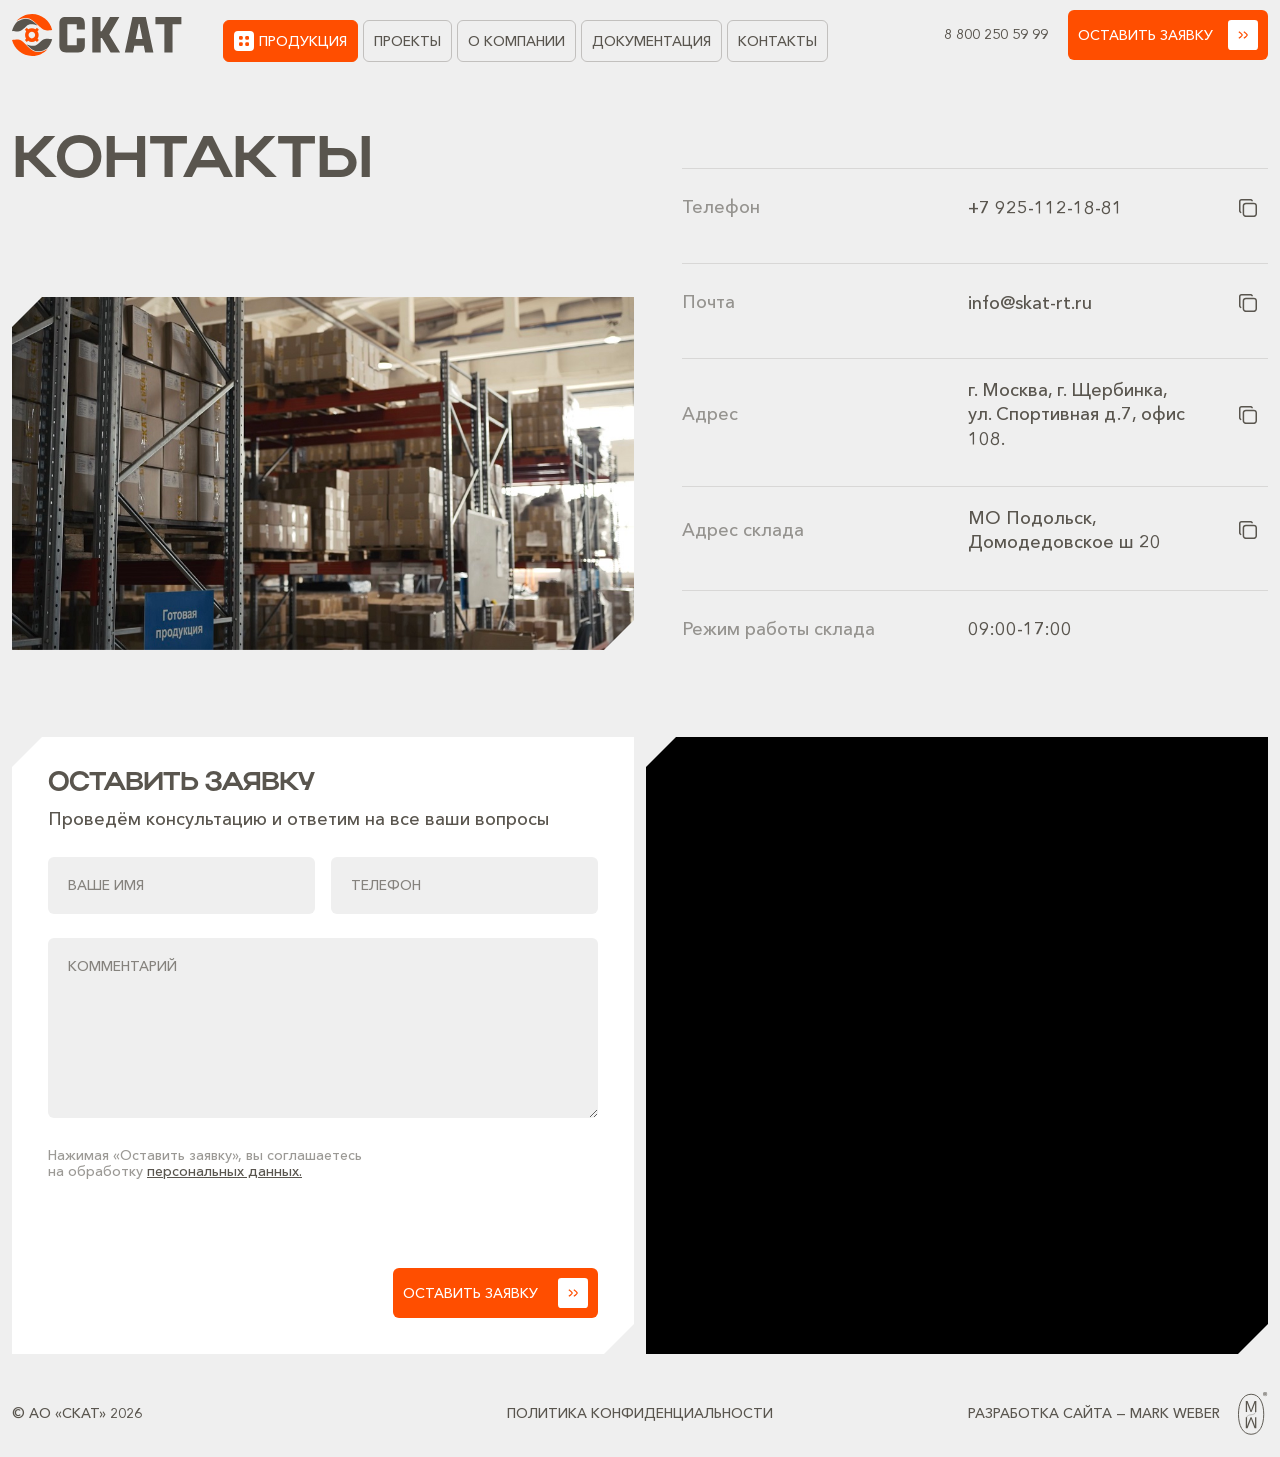
<file: contacts1.html>
<!DOCTYPE html>
<html lang="en">
	<head>
		<meta charset="UTF-8" />
		<meta name="viewport" content="width=device-width, initial-scale=1.0" />
		<title>SKAT</title>
		<link rel="stylesheet" href="styles/styles.css?ver=v2" />
		<link
			rel="stylesheet"
			href="https://unpkg.com/swiper@11/swiper-bundle.min.css"
		/>
		<link rel="stylesheet" href="https://unpkg.com/aos@2.3.4/dist/aos.css" />
	</head>
	<body>
		<!-- Header -->
		<header class="header">
			<div class="container container-lg">
				<div class="row header-row">
					<!-- Logo -->
					<div class="col-5 col-md-2 col-lg-2 col-xl-3 header-row__logo">
						<a href="#" class="header-logo">
							<img
								src="images/logo-skat.svg"
								alt="СКАТ"
								width="131"
								height="32"
							/>
						</a>
					</div>
					<!-- Menu (desktop) -->
					<div class="col-12 col-md-6 col-lg-6 col-xl-6 header-row__nav">
						<nav class="menu">
							<a href="#" class="menu-item menu-item-selected">
								<span class="menu-icon">
									<img
										src="images/icon-menu-grid.svg"
										alt=""
										width="10"
										height="10"
									/>
								</span>
								продукция
							</a>
							<a href="#" class="menu-item"> проекты </a>
							<a href="#" class="menu-item"> о компании </a>
							<a href="#" class="menu-item"> документация </a>
							<a href="contacts1.html" class="menu-item"> Контакты </a>
						</nav>
					</div>
					<!-- Phone, Burger, Button -->
					<div class="col-7 col-md-10 col-lg-4 col-xl-3 header-row__right">
						<div class="header-right">
							<a href="tel:+78002505999" class="phone">8 800 250 59 99</a>
							<button
								type="button"
								class="burger-btn"
								aria-label="Открыть меню"
							>
								<span class="burger-btn__line burger-btn__line--top"></span>
								<span class="burger-btn__line burger-btn__line--bottom"></span>
							</button>
							<button class="btn btn-primary">
								Оставить заявку
								<img
									src="images/icon-arrow-double.svg"
									alt="Подробнее"
									width="36"
									height="36"
								/>
							</button>
						</div>
					</div>
				</div>
			</div>
			<!-- Мобильное меню (выезжает слева) -->
			<div
				class="mobile-menu-overlay"
				id="mobile-menu-overlay"
				aria-hidden="true"
			></div>
			<div class="mobile-menu-panel" id="mobile-menu-panel" aria-hidden="true">
				<nav class="menu">
					<a href="#" class="menu-item menu-item-selected">
						<span class="menu-icon">
							<img
								src="images/icon-menu-grid.svg"
								alt=""
								width="10"
								height="10"
							/>
						</span>
						продукция
					</a>
					<a href="#" class="menu-item">проекты</a>
					<a href="#" class="menu-item">о компании</a>
					<a href="#" class="menu-item">документация</a>
					<a href="contacts1.html" class="menu-item">Контакты</a>
				</nav>
				<a href="#" class="btn btn-primary">
					Оставить заявку
					<img
						src="images/icon-arrow-double.svg"
						alt=""
						width="36"
						height="36"
					/>
				</a>
			</div>
		</header>

		<!-- ======================== HERO: лево — заголовок + картинка, право — контакты ======================== -->
		<section class="contacts-hero">
			<div class="container container-lg">
				<div class="row contacts-hero-row">
					<!-- Левый блок без фона: название + картинка с уголками -->
					<div
						class="col-12 col-md-6 col-lg-6 col-xl-6"
						data-aos="fade-up"
						data-aos-delay="100"
					>
						<div class="contacts-hero-left">
							<h1 class="contacts-hero-title">Контакты</h1>
							<div class="contacts-hero-image-wrap corner-tl-30 corner-br-30">
								<img
									src="images/contact1.jpg"
									alt="Офис СКАТ"
									class="contacts-hero-image-img"
								/>
							</div>
						</div>
					</div>
					<!-- Правый блок: контакты в 3 колонки (метка | значение | кнопка копировать) -->
					<div
						class="col-12 col-md-6 col-lg-6 col-xl-6"
						data-aos="fade-up"
						data-aos-delay="250"
					>
						<div class="contacts-info-block">
							<div class="contacts-table">
								<div class="contacts-table-row">
									<div class="contacts-table-cell contacts-table-cell--label">
										Телефон
									</div>
									<div class="contacts-table-cell contacts-table-cell--value">
										+7 925-112-18-81
									</div>
									<div class="contacts-table-cell contacts-table-cell--action">
										<button
											type="button"
											class="contacts-copy-btn"
											data-copy="+79251121881"
											aria-label="Копировать"
										>
											<svg
												class="contacts-copy-btn-icon"
												width="18"
												height="18"
												viewBox="0 0 18 18"
												fill="none"
												xmlns="http://www.w3.org/2000/svg"
											>
												<path
													d="M4.41602 6.86174C4.41602 6.21335 4.67359 5.59152 5.13207 5.13304C5.59055 4.67456 6.21238 4.41699 6.86077 4.41699H14.8046C15.1256 4.41699 15.4436 4.48023 15.7402 4.60309C16.0368 4.72595 16.3063 4.90603 16.5333 5.13304C16.7603 5.36006 16.9404 5.62957 17.0633 5.92618C17.1861 6.22279 17.2493 6.54069 17.2493 6.86174V14.8056C17.2493 15.1266 17.1861 15.4445 17.0633 15.7411C16.9404 16.0378 16.7603 16.3073 16.5333 16.5343C16.3063 16.7613 16.0368 16.9414 15.7402 17.0642C15.4436 17.1871 15.1256 17.2503 14.8046 17.2503H6.86077C6.53972 17.2503 6.22181 17.1871 5.9252 17.0642C5.62859 16.9414 5.35908 16.7613 5.13207 16.5343C4.90505 16.3073 4.72497 16.0378 4.60211 15.7411C4.47925 15.4445 4.41602 15.1266 4.41602 14.8056V6.86174Z"
													stroke="currentColor"
													stroke-width="1.5"
													stroke-linecap="round"
													stroke-linejoin="round"
												/>
												<path
													d="M1.67767 13.3422C1.39625 13.1824 1.16218 12.9508 0.999242 12.6711C0.836305 12.3915 0.750311 12.0737 0.75 11.75V2.58333C0.75 1.575 1.575 0.75 2.58333 0.75H11.75C12.4375 0.75 12.8115 1.10292 13.125 1.66667"
													stroke="currentColor"
													stroke-width="1.5"
													stroke-linecap="round"
													stroke-linejoin="round"
												/>
											</svg>
										</button>
									</div>
								</div>

								<div class="contacts-table-row">
									<div class="contacts-table-cell contacts-table-cell--label">
										Почта
									</div>
									<div class="contacts-table-cell contacts-table-cell--value">
										info@skat-rt.ru
									</div>
									<div class="contacts-table-cell contacts-table-cell--action">
										<button
											type="button"
											class="contacts-copy-btn"
											data-copy="info@skat-rt.ru"
											aria-label="Копировать"
										>
											<svg
												class="contacts-copy-btn-icon"
												width="18"
												height="18"
												viewBox="0 0 18 18"
												fill="none"
												xmlns="http://www.w3.org/2000/svg"
											>
												<path
													d="M4.41602 6.86174C4.41602 6.21335 4.67359 5.59152 5.13207 5.13304C5.59055 4.67456 6.21238 4.41699 6.86077 4.41699H14.8046C15.1256 4.41699 15.4436 4.48023 15.7402 4.60309C16.0368 4.72595 16.3063 4.90603 16.5333 5.13304C16.7603 5.36006 16.9404 5.62957 17.0633 5.92618C17.1861 6.22279 17.2493 6.54069 17.2493 6.86174V14.8056C17.2493 15.1266 17.1861 15.4445 17.0633 15.7411C16.9404 16.0378 16.7603 16.3073 16.5333 16.5343C16.3063 16.7613 16.0368 16.9414 15.7402 17.0642C15.4436 17.1871 15.1256 17.2503 14.8046 17.2503H6.86077C6.53972 17.2503 6.22181 17.1871 5.9252 17.0642C5.62859 16.9414 5.35908 16.7613 5.13207 16.5343C4.90505 16.3073 4.72497 16.0378 4.60211 15.7411C4.47925 15.4445 4.41602 15.1266 4.41602 14.8056V6.86174Z"
													stroke="currentColor"
													stroke-width="1.5"
													stroke-linecap="round"
													stroke-linejoin="round"
												/>
												<path
													d="M1.67767 13.3422C1.39625 13.1824 1.16218 12.9508 0.999242 12.6711C0.836305 12.3915 0.750311 12.0737 0.75 11.75V2.58333C0.75 1.575 1.575 0.75 2.58333 0.75H11.75C12.4375 0.75 12.8115 1.10292 13.125 1.66667"
													stroke="currentColor"
													stroke-width="1.5"
													stroke-linecap="round"
													stroke-linejoin="round"
												/>
											</svg>
										</button>
									</div>
								</div>

								<div class="contacts-table-row">
									<div class="contacts-table-cell contacts-table-cell--label">
										Адрес
									</div>
									<div class="contacts-table-cell contacts-table-cell--value">
										г. Москва, г. Щербинка,<br />ул. Спортивная д.7, офис 108.
									</div>
									<div class="contacts-table-cell contacts-table-cell--action">
										<button
											type="button"
											class="contacts-copy-btn"
											data-copy="г. Москва, г. Щербинка, ул. Спортивная д.7, офис 108."
											aria-label="Копировать"
										>
											<svg
												class="contacts-copy-btn-icon"
												width="18"
												height="18"
												viewBox="0 0 18 18"
												fill="none"
												xmlns="http://www.w3.org/2000/svg"
											>
												<path
													d="M4.41602 6.86174C4.41602 6.21335 4.67359 5.59152 5.13207 5.13304C5.59055 4.67456 6.21238 4.41699 6.86077 4.41699H14.8046C15.1256 4.41699 15.4436 4.48023 15.7402 4.60309C16.0368 4.72595 16.3063 4.90603 16.5333 5.13304C16.7603 5.36006 16.9404 5.62957 17.0633 5.92618C17.1861 6.22279 17.2493 6.54069 17.2493 6.86174V14.8056C17.2493 15.1266 17.1861 15.4445 17.0633 15.7411C16.9404 16.0378 16.7603 16.3073 16.5333 16.5343C16.3063 16.7613 16.0368 16.9414 15.7402 17.0642C15.4436 17.1871 15.1256 17.2503 14.8046 17.2503H6.86077C6.53972 17.2503 6.22181 17.1871 5.9252 17.0642C5.62859 16.9414 5.35908 16.7613 5.13207 16.5343C4.90505 16.3073 4.72497 16.0378 4.60211 15.7411C4.47925 15.4445 4.41602 15.1266 4.41602 14.8056V6.86174Z"
													stroke="currentColor"
													stroke-width="1.5"
													stroke-linecap="round"
													stroke-linejoin="round"
												/>
												<path
													d="M1.67767 13.3422C1.39625 13.1824 1.16218 12.9508 0.999242 12.6711C0.836305 12.3915 0.750311 12.0737 0.75 11.75V2.58333C0.75 1.575 1.575 0.75 2.58333 0.75H11.75C12.4375 0.75 12.8115 1.10292 13.125 1.66667"
													stroke="currentColor"
													stroke-width="1.5"
													stroke-linecap="round"
													stroke-linejoin="round"
												/>
											</svg>
										</button>
									</div>
								</div>

								<div class="contacts-table-row">
									<div class="contacts-table-cell contacts-table-cell--label">
										Адрес склада
									</div>
									<div class="contacts-table-cell contacts-table-cell--value">
										МО Подольск, Домодедовское ш 20
									</div>
									<div class="contacts-table-cell contacts-table-cell--action">
										<button
											type="button"
											class="contacts-copy-btn"
											data-copy="МО Подольск, Домодедовское ш 20"
											aria-label="Копировать"
										>
											<svg
												class="contacts-copy-btn-icon"
												width="18"
												height="18"
												viewBox="0 0 18 18"
												fill="none"
												xmlns="http://www.w3.org/2000/svg"
											>
												<path
													d="M4.41602 6.86174C4.41602 6.21335 4.67359 5.59152 5.13207 5.13304C5.59055 4.67456 6.21238 4.41699 6.86077 4.41699H14.8046C15.1256 4.41699 15.4436 4.48023 15.7402 4.60309C16.0368 4.72595 16.3063 4.90603 16.5333 5.13304C16.7603 5.36006 16.9404 5.62957 17.0633 5.92618C17.1861 6.22279 17.2493 6.54069 17.2493 6.86174V14.8056C17.2493 15.1266 17.1861 15.4445 17.0633 15.7411C16.9404 16.0378 16.7603 16.3073 16.5333 16.5343C16.3063 16.7613 16.0368 16.9414 15.7402 17.0642C15.4436 17.1871 15.1256 17.2503 14.8046 17.2503H6.86077C6.53972 17.2503 6.22181 17.1871 5.9252 17.0642C5.62859 16.9414 5.35908 16.7613 5.13207 16.5343C4.90505 16.3073 4.72497 16.0378 4.60211 15.7411C4.47925 15.4445 4.41602 15.1266 4.41602 14.8056V6.86174Z"
													stroke="currentColor"
													stroke-width="1.5"
													stroke-linecap="round"
													stroke-linejoin="round"
												/>
												<path
													d="M1.67767 13.3422C1.39625 13.1824 1.16218 12.9508 0.999242 12.6711C0.836305 12.3915 0.750311 12.0737 0.75 11.75V2.58333C0.75 1.575 1.575 0.75 2.58333 0.75H11.75C12.4375 0.75 12.8115 1.10292 13.125 1.66667"
													stroke="currentColor"
													stroke-width="1.5"
													stroke-linecap="round"
													stroke-linejoin="round"
												/>
											</svg>
										</button>
									</div>
								</div>

								<div class="contacts-table-row">
									<div class="contacts-table-cell contacts-table-cell--label">
										Режим работы склада
									</div>
									<div class="contacts-table-cell contacts-table-cell--value">
										09:00-17:00
									</div>
									<div
										class="contacts-table-cell contacts-table-cell--action"
									></div>
								</div>
							</div>
						</div>
					</div>
				</div>
			</div>
		</section>

		<!-- ======================== REQUEST FORM + MAP ======================== -->
		<section class="request-section">
			<div class="container">
				<div class="row">
					<!-- Форма обратной связи -->
					<div
						class="col-12 col-md-6 col-lg-6 col-xl-6"
						data-aos="fade-up"
						data-aos-delay="100"
					>
						<div
							class="request-form-wrapper corner-tl-30 corner-br-30"
							style="height: 100%"
						>
							<h3 class="request-title h3">Оставить заявку</h3>
							<p class="request-subtitle">
								Проведём консультацию и ответим на все ваши вопросы
							</p>
							<form class="request-form">
								<div class="request-form-row request-form-row--two">
									<div class="request-field">
										<input
											type="text"
											id="request-name"
											name="name"
											placeholder="Ваше имя"
										/>
									</div>
									<div class="request-field">
										<input
											type="tel"
											id="request-phone"
											name="phone"
											placeholder="Телефон"
										/>
									</div>
								</div>
								<div class="request-form-row">
									<div class="request-field">
										<textarea
											id="request-comment"
											name="comment"
											rows="4"
											placeholder="Комментарий"
										></textarea>
									</div>
								</div>
								<p class="request-policy text-14">
									Нажимая «Оставить заявку», вы соглашаетесь на обработку
									<a href="#">персональных данных.</a>
								</p>
								<div class="request-form-actions">
									<button type="submit" class="btn btn-primary">
										Оставить заявку
										<img
											src="images/icon-arrow-double.svg"
											alt="Отправить"
											width="36"
											height="36"
										/>
									</button>
								</div>
							</form>
						</div>
					</div>

					<!-- Карта Яндекс, чёрные тона, по центру иконка, по клику — блок с данными -->
					<div
						class="col-12 col-md-6 col-lg-6 col-xl-6"
						data-aos="fade-up"
						data-aos-delay="300"
					>
						<div class="contacts-map-wrap corner-tl-30 corner-br-30">
							<div id="contacts-yandex-map" class="contacts-yandex-map"></div>
							<div
								class="contacts-map-data"
								id="contacts-map-data"
								aria-hidden="true"
							>
								<div class="contacts-map-data-inner">
									<p><strong>Телефон</strong><br />+7 925-112-18-81</p>
									<p><strong>Почта</strong><br />info@skat-rt.ru</p>
									<p>
										<strong>Адрес</strong><br />г. Москва, г. Щербинка, ул.
										Спортивная д.7, офис 108.
									</p>
									<p><strong>Режим работы склада</strong><br />09:00-17:00</p>
								</div>
							</div>
						</div>
					</div>
				</div>
			</div>
		</section>

		<!-- ======================== FOOTER ======================== -->

		<!-- Footer -->
		<footer class="footer">
			<div class="container container-lg">
				<div class="row row-center-align">
					<div class="col-12 col-md-4">
						<p class="footer-left text-14">© АО «СКАТ» 2026</p>
					</div>
					<div class="col-12 col-md-4">
						<a href="#" class="footer-center text-14"
							>Политика конфиденциальности</a
						>
					</div>
					<div class="col-12 col-md-4">
						<p class="footer-right">
							<a
								href="https://markweber.ru"
								target="_blank"
								class="footer-right-link text-14"
								>Разработка сайта — Mark Weber
								<img
									src="images/markweb.svg"
									alt="markweber"
									width="30"
									height="45"
								/>
							</a>
						</p>
					</div>
				</div>
			</div>
		</footer>

		<script src="https://unpkg.com/aos@2.3.4/dist/aos.js"></script>
		<script src="https://unpkg.com/swiper@11/swiper-bundle.min.js"></script>
		<script
			src="https://code.jquery.com/jquery-3.7.1.min.js"
			integrity="sha256-/JqT3SQfawRcv/BIHPThkBvs0OEvtFFmqPF/lYI/Cxo="
			crossorigin="anonymous"
		></script>
		<script src="js/jquery.inputmask.bundle.js"></script>
		<script src="js/script.js?ver=v2"></script>
		<script src="https://api-maps.yandex.ru/2.1/?apikey=1d46cd9a-2c9e-4500-b55b-ee2306bc1a9f&lang=ru_RU"></script>
		<script>
			jQuery(document).ready(function ($) {
				ymaps.ready(initYandexMap)

				function initYandexMap() {
					var mapCenter = [55.4997, 37.5597] // Yandex uses [lat, lon]

					var map = new ymaps.Map('contacts-yandex-map', {
						center: mapCenter,
						zoom: 16,
						controls: ['zoomControl'],
					})

					var pinSvg =
						'<svg class="contacts-map-pin" width="80" height="80" viewBox="0 0 80 80" fill="none" xmlns="http://www.w3.org/2000/svg"><path fill-rule="evenodd" clip-rule="evenodd" d="M39.9974 6.66699C46.1858 6.66699 52.1207 9.12532 56.4966 13.5012C60.8724 17.877 63.3307 23.8119 63.3307 30.0003C63.3307 37.9403 59.0341 44.3903 54.5874 48.967C52.1314 51.4621 49.4312 53.7044 46.5274 55.6603L45.2841 56.4803L44.1774 57.177L43.6807 57.477L42.8241 57.9703C41.0641 58.9703 38.9307 58.9703 37.1707 57.9703L36.3141 57.4737L35.2807 56.8437L34.7107 56.4803L33.4674 55.6603C30.5636 53.7044 27.8634 51.4621 25.4074 48.967C20.9607 44.3903 16.6641 37.9403 16.6641 30.0003C16.6641 23.8119 19.1224 17.877 23.4982 13.5012C27.8741 9.12532 33.809 6.66699 39.9974 6.66699ZM39.9974 23.3337C38.2293 23.3337 36.5336 24.036 35.2834 25.2863C34.0331 26.5365 33.3307 28.2322 33.3307 30.0003C33.3307 31.7684 34.0331 33.4641 35.2834 34.7144C36.5336 35.9646 38.2293 36.667 39.9974 36.667C41.7655 36.667 43.4612 35.9646 44.7114 34.7144C45.9617 33.4641 46.6641 31.7684 46.6641 30.0003C46.6641 28.2322 45.9617 26.5365 44.7114 25.2863C43.4612 24.036 41.7655 23.3337 39.9974 23.3337Z" fill="#FF4E00"/><path fill-rule="evenodd" clip-rule="evenodd" d="M58.5081 53.684C59.2382 53.3189 60.0768 53.2342 60.8651 53.4462C61.6533 53.6581 62.3364 54.152 62.7848 54.834L62.9781 55.174L69.6448 68.5074C69.8827 68.9829 70.0034 69.5084 69.9968 70.04C69.9902 70.5716 69.8565 71.094 69.607 71.5634C69.3574 72.0329 68.9992 72.4358 68.5621 72.7386C68.1251 73.0414 67.622 73.2353 67.0948 73.304L66.6648 73.3307H13.3315C12.7997 73.3309 12.2756 73.2038 11.803 72.9602C11.3303 72.7165 10.9228 72.3633 10.6145 71.93C10.3062 71.4967 10.106 70.996 10.0307 70.4696C9.95536 69.9432 10.0071 69.4064 10.1815 68.904L10.3481 68.504L17.0148 55.1707C17.3885 54.3984 18.0456 53.7998 18.8493 53.4997C19.6531 53.1995 20.5417 53.2209 21.3301 53.5593C22.1185 53.8977 22.7461 54.527 23.0823 55.3164C23.4184 56.1058 23.4372 56.9945 23.1348 57.7974L22.9781 58.154L18.7248 66.664H61.2715L57.0182 58.154C56.6234 57.3636 56.5586 56.4488 56.838 55.6107C57.1174 54.7725 57.7181 54.0795 58.5081 53.684Z" fill="white"/></svg>'

					var isMobile = window.innerWidth <= 690
					var iconSize = isMobile ? [50, 50] : [72, 72]
					var iconOffset = isMobile ? [-25, -50] : [-16, -40]

					var placemark = new ymaps.Placemark(
						mapCenter,
						{
							balloonContent: `
                    <div class="contacts-map-data-inner">
                        <p><strong>Телефон</strong><br>+7 925-112-18-81</p>
                        <p><strong>Почта</strong><br>info@skat-rt.ru</p>
                        <p><strong>Адрес</strong><br>г. Москва, г. Щербинка, ул. Спортивная д.7, офис 108</p>
                        <p><strong>Режим работы склада</strong><br>09:00-17:00</p>
                    </div>
                `,
						},
						{
							iconLayout: 'default#imageWithContent',
							iconImageHref:
								'data:image/svg+xml;charset=UTF-8,' +
								encodeURIComponent(pinSvg),
							iconImageSize: iconSize,
							iconImageOffset: iconOffset,
						},
					)

					map.geoObjects.add(placemark)

					map.behaviors.disable('scrollZoom')
				}
			})
		</script>
	</body>
</html>
</file>
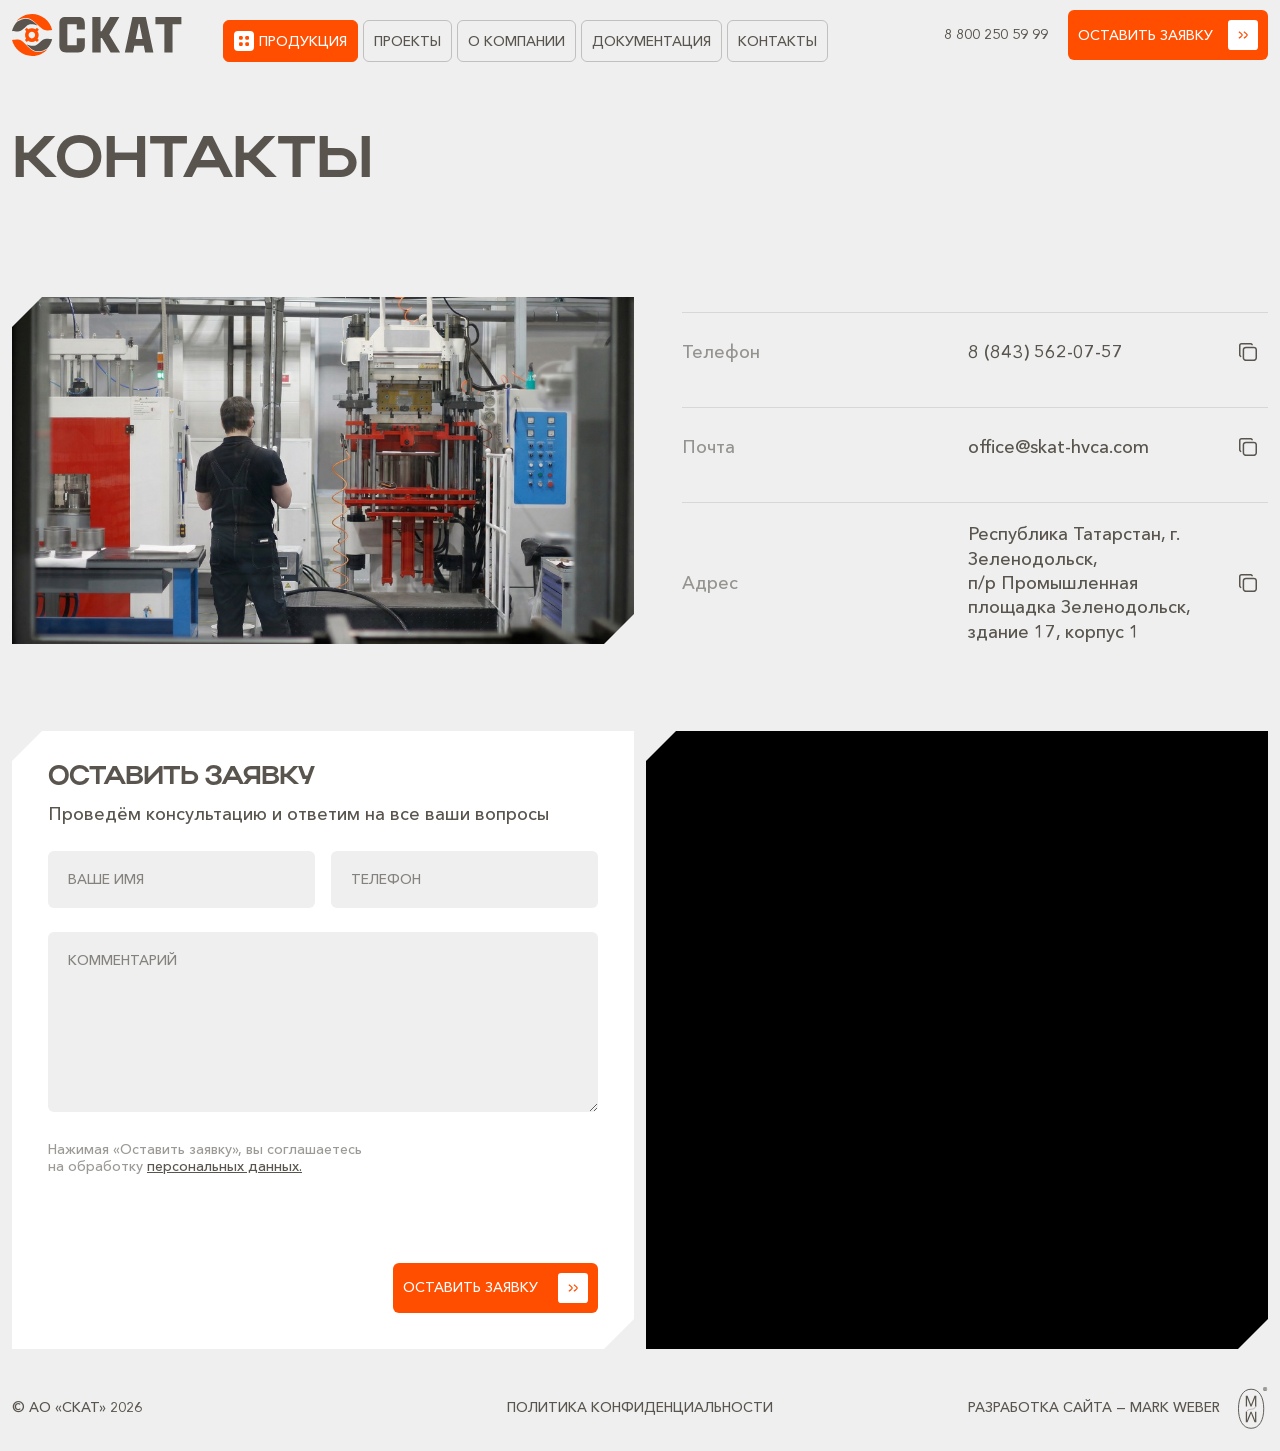
<file: contacts2.html>
<!DOCTYPE html>
<html lang="en">
	<head>
		<meta charset="UTF-8" />
		<meta name="viewport" content="width=device-width, initial-scale=1.0" />
		<title>SKAT</title>
		<link rel="stylesheet" href="styles/styles.css?ver=v2" />
		<link
			rel="stylesheet"
			href="https://unpkg.com/swiper@11/swiper-bundle.min.css"
		/>
		<link rel="stylesheet" href="https://unpkg.com/aos@2.3.4/dist/aos.css" />
	</head>
	<body>
		<!-- Header -->
		<header class="header">
			<div class="container container-lg">
				<div class="row header-row">
					<!-- Logo -->
					<div class="col-5 col-md-2 col-lg-2 col-xl-3 header-row__logo">
						<a href="#" class="header-logo">
							<img
								src="images/logo-skat.svg"
								alt="СКАТ"
								width="131"
								height="32"
							/>
						</a>
					</div>
					<!-- Menu (desktop) -->
					<div class="col-12 col-md-6 col-lg-6 col-xl-6 header-row__nav">
						<nav class="menu">
							<a href="#" class="menu-item menu-item-selected">
								<span class="menu-icon">
									<img
										src="images/icon-menu-grid.svg"
										alt=""
										width="10"
										height="10"
									/>
								</span>
								продукция
							</a>
							<a href="#" class="menu-item"> проекты </a>
							<a href="#" class="menu-item"> о компании </a>
							<a href="#" class="menu-item"> документация </a>
							<a href="contacts1.html" class="menu-item"> Контакты </a>
						</nav>
					</div>
					<!-- Phone, Burger, Button -->
					<div class="col-7 col-md-10 col-lg-4 col-xl-3 header-row__right">
						<div class="header-right">
							<a href="tel:+78002505999" class="phone">8 800 250 59 99</a>
							<button
								type="button"
								class="burger-btn"
								aria-label="Открыть меню"
							>
								<span class="burger-btn__line burger-btn__line--top"></span>
								<span class="burger-btn__line burger-btn__line--bottom"></span>
							</button>
							<button class="btn btn-primary">
								Оставить заявку
								<img
									src="images/icon-arrow-double.svg"
									alt="Подробнее"
									width="36"
									height="36"
								/>
							</button>
						</div>
					</div>
				</div>
			</div>
			<!-- Мобильное меню (выезжает слева) -->
			<div
				class="mobile-menu-overlay"
				id="mobile-menu-overlay"
				aria-hidden="true"
			></div>
			<div class="mobile-menu-panel" id="mobile-menu-panel" aria-hidden="true">
				<nav class="menu">
					<a href="#" class="menu-item menu-item-selected">
						<span class="menu-icon">
							<img
								src="images/icon-menu-grid.svg"
								alt=""
								width="10"
								height="10"
							/>
						</span>
						продукция
					</a>
					<a href="#" class="menu-item">проекты</a>
					<a href="#" class="menu-item">о компании</a>
					<a href="#" class="menu-item">документация</a>
					<a href="contacts1.html" class="menu-item">Контакты</a>
				</nav>
				<a href="#" class="btn btn-primary">
					Оставить заявку
					<img
						src="images/icon-arrow-double.svg"
						alt=""
						width="36"
						height="36"
					/>
				</a>
			</div>
		</header>

		<!-- ======================== HERO: лево — заголовок + картинка, право — контакты ======================== -->
		<section class="contacts-hero">
			<div class="container container-lg">
				<div class="row contacts-hero-row">
					<!-- Левый блок без фона: название + картинка с уголками -->
					<div class="col-12 col-lg-6" data-aos="fade-up" data-aos-delay="100">
						<div class="contacts-hero-left">
							<h1 class="contacts-hero-title">Контакты</h1>
							<div class="contacts-hero-image-wrap corner-tl-30 corner-br-30">
								<img
									src="images/contact2.jpg"
									alt="Офис СКАТ"
									class="contacts-hero-image-img"
								/>
							</div>
						</div>
					</div>
					<!-- Правый блок: контакты в 3 колонки (метка | значение | кнопка копировать) -->
					<div class="col-12 col-lg-6" data-aos="fade-up" data-aos-delay="250">
						<div class="contacts-info-block">
							<div class="contacts-table">
								<div class="contacts-table-row">
									<div class="contacts-table-cell contacts-table-cell--label">
										Телефон
									</div>
									<div class="contacts-table-cell contacts-table-cell--value">
										8 (843) 562-07-57
									</div>
									<div class="contacts-table-cell contacts-table-cell--action">
										<button
											type="button"
											class="contacts-copy-btn"
											data-copy="+78435620757"
											aria-label="Копировать"
										>
											<svg
												class="contacts-copy-btn-icon"
												width="18"
												height="18"
												viewBox="0 0 18 18"
												fill="none"
												xmlns="http://www.w3.org/2000/svg"
											>
												<path
													d="M4.41602 6.86174C4.41602 6.21335 4.67359 5.59152 5.13207 5.13304C5.59055 4.67456 6.21238 4.41699 6.86077 4.41699H14.8046C15.1256 4.41699 15.4436 4.48023 15.7402 4.60309C16.0368 4.72595 16.3063 4.90603 16.5333 5.13304C16.7603 5.36006 16.9404 5.62957 17.0633 5.92618C17.1861 6.22279 17.2493 6.54069 17.2493 6.86174V14.8056C17.2493 15.1266 17.1861 15.4445 17.0633 15.7411C16.9404 16.0378 16.7603 16.3073 16.5333 16.5343C16.3063 16.7613 16.0368 16.9414 15.7402 17.0642C15.4436 17.1871 15.1256 17.2503 14.8046 17.2503H6.86077C6.53972 17.2503 6.22181 17.1871 5.9252 17.0642C5.62859 16.9414 5.35908 16.7613 5.13207 16.5343C4.90505 16.3073 4.72497 16.0378 4.60211 15.7411C4.47925 15.4445 4.41602 15.1266 4.41602 14.8056V6.86174Z"
													stroke="currentColor"
													stroke-width="1.5"
													stroke-linecap="round"
													stroke-linejoin="round"
												/>
												<path
													d="M1.67767 13.3422C1.39625 13.1824 1.16218 12.9508 0.999242 12.6711C0.836305 12.3915 0.750311 12.0737 0.75 11.75V2.58333C0.75 1.575 1.575 0.75 2.58333 0.75H11.75C12.4375 0.75 12.8115 1.10292 13.125 1.66667"
													stroke="currentColor"
													stroke-width="1.5"
													stroke-linecap="round"
													stroke-linejoin="round"
												/>
											</svg>
										</button>
									</div>
								</div>

								<div class="contacts-table-row">
									<div class="contacts-table-cell contacts-table-cell--label">
										Почта
									</div>
									<div class="contacts-table-cell contacts-table-cell--value">
										office@skat-hvca.com
									</div>
									<div class="contacts-table-cell contacts-table-cell--action">
										<button
											type="button"
											class="contacts-copy-btn"
											data-copy="office@skat-hvca.com"
											aria-label="Копировать"
										>
											<svg
												class="contacts-copy-btn-icon"
												width="18"
												height="18"
												viewBox="0 0 18 18"
												fill="none"
												xmlns="http://www.w3.org/2000/svg"
											>
												<path
													d="M4.41602 6.86174C4.41602 6.21335 4.67359 5.59152 5.13207 5.13304C5.59055 4.67456 6.21238 4.41699 6.86077 4.41699H14.8046C15.1256 4.41699 15.4436 4.48023 15.7402 4.60309C16.0368 4.72595 16.3063 4.90603 16.5333 5.13304C16.7603 5.36006 16.9404 5.62957 17.0633 5.92618C17.1861 6.22279 17.2493 6.54069 17.2493 6.86174V14.8056C17.2493 15.1266 17.1861 15.4445 17.0633 15.7411C16.9404 16.0378 16.7603 16.3073 16.5333 16.5343C16.3063 16.7613 16.0368 16.9414 15.7402 17.0642C15.4436 17.1871 15.1256 17.2503 14.8046 17.2503H6.86077C6.53972 17.2503 6.22181 17.1871 5.9252 17.0642C5.62859 16.9414 5.35908 16.7613 5.13207 16.5343C4.90505 16.3073 4.72497 16.0378 4.60211 15.7411C4.47925 15.4445 4.41602 15.1266 4.41602 14.8056V6.86174Z"
													stroke="currentColor"
													stroke-width="1.5"
													stroke-linecap="round"
													stroke-linejoin="round"
												/>
												<path
													d="M1.67767 13.3422C1.39625 13.1824 1.16218 12.9508 0.999242 12.6711C0.836305 12.3915 0.750311 12.0737 0.75 11.75V2.58333C0.75 1.575 1.575 0.75 2.58333 0.75H11.75C12.4375 0.75 12.8115 1.10292 13.125 1.66667"
													stroke="currentColor"
													stroke-width="1.5"
													stroke-linecap="round"
													stroke-linejoin="round"
												/>
											</svg>
										</button>
									</div>
								</div>

								<div class="contacts-table-row">
									<div class="contacts-table-cell contacts-table-cell--label">
										Адрес
									</div>
									<div class="contacts-table-cell contacts-table-cell--value">
										Республика Татарстан, г. Зеленодольск,<br />п/р Промышленная
										площадка Зеленодольск, здание 17, корпус 1
									</div>
									<div class="contacts-table-cell contacts-table-cell--action">
										<button
											type="button"
											class="contacts-copy-btn"
											data-copy="Республика Татарстан, г. Зеленодольск, п/р Промышленная площадка Зеленодольск, здание 17, корпус 1"
											aria-label="Копировать"
										>
											<svg
												class="contacts-copy-btn-icon"
												width="18"
												height="18"
												viewBox="0 0 18 18"
												fill="none"
												xmlns="http://www.w3.org/2000/svg"
											>
												<path
													d="M4.41602 6.86174C4.41602 6.21335 4.67359 5.59152 5.13207 5.13304C5.59055 4.67456 6.21238 4.41699 6.86077 4.41699H14.8046C15.1256 4.41699 15.4436 4.48023 15.7402 4.60309C16.0368 4.72595 16.3063 4.90603 16.5333 5.13304C16.7603 5.36006 16.9404 5.62957 17.0633 5.92618C17.1861 6.22279 17.2493 6.54069 17.2493 6.86174V14.8056C17.2493 15.1266 17.1861 15.4445 17.0633 15.7411C16.9404 16.0378 16.7603 16.3073 16.5333 16.5343C16.3063 16.7613 16.0368 16.9414 15.7402 17.0642C15.4436 17.1871 15.1256 17.2503 14.8046 17.2503H6.86077C6.53972 17.2503 6.22181 17.1871 5.9252 17.0642C5.62859 16.9414 5.35908 16.7613 5.13207 16.5343C4.90505 16.3073 4.72497 16.0378 4.60211 15.7411C4.47925 15.4445 4.41602 15.1266 4.41602 14.8056V6.86174Z"
													stroke="currentColor"
													stroke-width="1.5"
													stroke-linecap="round"
													stroke-linejoin="round"
												/>
												<path
													d="M1.67767 13.3422C1.39625 13.1824 1.16218 12.9508 0.999242 12.6711C0.836305 12.3915 0.750311 12.0737 0.75 11.75V2.58333C0.75 1.575 1.575 0.75 2.58333 0.75H11.75C12.4375 0.75 12.8115 1.10292 13.125 1.66667"
													stroke="currentColor"
													stroke-width="1.5"
													stroke-linecap="round"
													stroke-linejoin="round"
												/>
											</svg>
										</button>
									</div>
								</div>
							</div>
						</div>
					</div>
				</div>
			</div>
		</section>

		<!-- ======================== REQUEST FORM + MAP ======================== -->
		<section class="request-section">
			<div class="container">
				<div class="row">
					<!-- Форма обратной связи -->
					<div class="col-12 col-lg-6" data-aos="fade-up" data-aos-delay="100">
						<div
							class="request-form-wrapper corner-tl-30 corner-br-30"
							style="height: 100%"
						>
							<h3 class="request-title h3">Оставить заявку</h3>
							<p class="request-subtitle">
								Проведём консультацию и ответим на все ваши вопросы
							</p>
							<form class="request-form">
								<div class="request-form-row request-form-row--two">
									<div class="request-field">
										<input
											type="text"
											id="request-name"
											name="name"
											placeholder="Ваше имя"
										/>
									</div>
									<div class="request-field">
										<input
											type="tel"
											id="request-phone"
											name="phone"
											placeholder="Телефон"
										/>
									</div>
								</div>
								<div class="request-form-row">
									<div class="request-field">
										<textarea
											id="request-comment"
											name="comment"
											rows="4"
											placeholder="Комментарий"
										></textarea>
									</div>
								</div>
								<p class="request-policy text-14">
									Нажимая «Оставить заявку», вы соглашаетесь на обработку
									<a href="#">персональных данных.</a>
								</p>
								<div class="request-form-actions">
									<button type="submit" class="btn btn-primary">
										Оставить заявку
										<img
											src="images/icon-arrow-double.svg"
											alt="Отправить"
											width="36"
											height="36"
										/>
									</button>
								</div>
							</form>
						</div>
					</div>

					<!-- Карта 1: офис Зеленодольск -->
					<div class="col-12 col-lg-6" data-aos="fade-up" data-aos-delay="300">
						<div class="contacts-map-wrap corner-tl-30 corner-br-30">
							<div id="contacts-yandex-map" class="contacts-yandex-map"></div>
							<div
								class="contacts-map-data"
								id="contacts-map-data"
								aria-hidden="true"
							>
								<div class="contacts-map-data-inner">
									<p><strong>Телефон</strong><br />8 (843) 562-07-57</p>
									<p><strong>Почта</strong><br />office@skat-hvca.com</p>
									<p>
										<strong>Адрес</strong><br />Республика Татарстан, г.
										Зеленодольск, п/р Промышленная площадка Зеленодольск, здание
										17, корпус 1
									</p>
								</div>
							</div>
						</div>
					</div>
				</div>
			</div>
		</section>

		<!-- ======================== FOOTER ======================== -->

		<!-- Footer -->
		<footer class="footer">
			<div class="container container-lg">
				<div class="row row-center-align">
					<div class="col-12 col-md-4">
						<p class="footer-left text-14">© АО «СКАТ» 2026</p>
					</div>
					<div class="col-12 col-md-4">
						<a href="#" class="footer-center text-14"
							>Политика конфиденциальности</a
						>
					</div>
					<div class="col-12 col-md-4">
						<p class="footer-right">
							<a
								href="https://markweber.ru"
								target="_blank"
								class="footer-right-link text-14"
								>Разработка сайта — Mark Weber
								<img
									src="images/markweb.svg"
									alt="markweber"
									width="30"
									height="45"
								/>
							</a>
						</p>
					</div>
				</div>
			</div>
		</footer>

		<script src="https://unpkg.com/aos@2.3.4/dist/aos.js"></script>
		<script src="https://unpkg.com/swiper@11/swiper-bundle.min.js"></script>
		<script
			src="https://code.jquery.com/jquery-3.7.1.min.js"
			integrity="sha256-/JqT3SQfawRcv/BIHPThkBvs0OEvtFFmqPF/lYI/Cxo="
			crossorigin="anonymous"
		></script>
		<script src="js/jquery.inputmask.bundle.js"></script>
		<script src="js/script.js?ver=v2"></script>
		<script src="https://api-maps.yandex.ru/2.1/?apikey=1d46cd9a-2c9e-4500-b55b-ee2306bc1a9f&lang=ru_RU"></script>
		<script>
			jQuery(document).ready(function ($) {
				ymaps.ready(initYandexMap)

				function initYandexMap() {
					var mapCenter = [55.8433, 48.5178] // Yandex uses [lat, lon]

					var map = new ymaps.Map('contacts-yandex-map', {
						center: mapCenter,
						zoom: 16,
						controls: ['zoomControl'],
					})

					var pinSvg =
						'<svg class="contacts-map-pin" width="80" height="80" viewBox="0 0 80 80" fill="none" xmlns="http://www.w3.org/2000/svg"><path fill-rule="evenodd" clip-rule="evenodd" d="M39.9974 6.66699C46.1858 6.66699 52.1207 9.12532 56.4966 13.5012C60.8724 17.877 63.3307 23.8119 63.3307 30.0003C63.3307 37.9403 59.0341 44.3903 54.5874 48.967C52.1314 51.4621 49.4312 53.7044 46.5274 55.6603L45.2841 56.4803L44.1774 57.177L43.6807 57.477L42.8241 57.9703C41.0641 58.9703 38.9307 58.9703 37.1707 57.9703L36.3141 57.4737L35.2807 56.8437L34.7107 56.4803L33.4674 55.6603C30.5636 53.7044 27.8634 51.4621 25.4074 48.967C20.9607 44.3903 16.6641 37.9403 16.6641 30.0003C16.6641 23.8119 19.1224 17.877 23.4982 13.5012C27.8741 9.12532 33.809 6.66699 39.9974 6.66699ZM39.9974 23.3337C38.2293 23.3337 36.5336 24.036 35.2834 25.2863C34.0331 26.5365 33.3307 28.2322 33.3307 30.0003C33.3307 31.7684 34.0331 33.4641 35.2834 34.7144C36.5336 35.9646 38.2293 36.667 39.9974 36.667C41.7655 36.667 43.4612 35.9646 44.7114 34.7144C45.9617 33.4641 46.6641 31.7684 46.6641 30.0003C46.6641 28.2322 45.9617 26.5365 44.7114 25.2863C43.4612 24.036 41.7655 23.3337 39.9974 23.3337Z" fill="#FF4E00"/><path fill-rule="evenodd" clip-rule="evenodd" d="M58.5081 53.684C59.2382 53.3189 60.0768 53.2342 60.8651 53.4462C61.6533 53.6581 62.3364 54.152 62.7848 54.834L62.9781 55.174L69.6448 68.5074C69.8827 68.9829 70.0034 69.5084 69.9968 70.04C69.9902 70.5716 69.8565 71.094 69.607 71.5634C69.3574 72.0329 68.9992 72.4358 68.5621 72.7386C68.1251 73.0414 67.622 73.2353 67.0948 73.304L66.6648 73.3307H13.3315C12.7997 73.3309 12.2756 73.2038 11.803 72.9602C11.3303 72.7165 10.9228 72.3633 10.6145 71.93C10.3062 71.4967 10.106 70.996 10.0307 70.4696C9.95536 69.9432 10.0071 69.4064 10.1815 68.904L10.3481 68.504L17.0148 55.1707C17.3885 54.3984 18.0456 53.7998 18.8493 53.4997C19.6531 53.1995 20.5417 53.2209 21.3301 53.5593C22.1185 53.8977 22.7461 54.527 23.0823 55.3164C23.4184 56.1058 23.4372 56.9945 23.1348 57.7974L22.9781 58.154L18.7248 66.664H61.2715L57.0182 58.154C56.6234 57.3636 56.5586 56.4488 56.838 55.6107C57.1174 54.7725 57.7181 54.0795 58.5081 53.684Z" fill="white"/></svg>'

					var isMobile = window.innerWidth <= 690
					var iconSize = isMobile ? [50, 50] : [72, 72]
					var iconOffset = isMobile ? [-25, -50] : [-16, -40]

					var placemark = new ymaps.Placemark(
						mapCenter,
						{
							balloonContent: `
                    <div class="contacts-map-data-inner">
                        <p><strong>Телефон</strong><br>+7 925-112-18-81</p>
                        <p><strong>Почта</strong><br>info@skat-rt.ru</p>
                        <p><strong>Адрес</strong><br>г. Москва, г. Щербинка, ул. Спортивная д.7, офис 108</p>
                        <p><strong>Режим работы склада</strong><br>09:00-17:00</p>
                    </div>
                `,
						},
						{
							iconLayout: 'default#imageWithContent',
							iconImageHref:
								'data:image/svg+xml;charset=UTF-8,' +
								encodeURIComponent(pinSvg),
							iconImageSize: iconSize,
							iconImageOffset: iconOffset,
						},
					)

					map.geoObjects.add(placemark)

					map.behaviors.disable('scrollZoom')
				}
			})
		</script>
	</body>
</html>
</file>
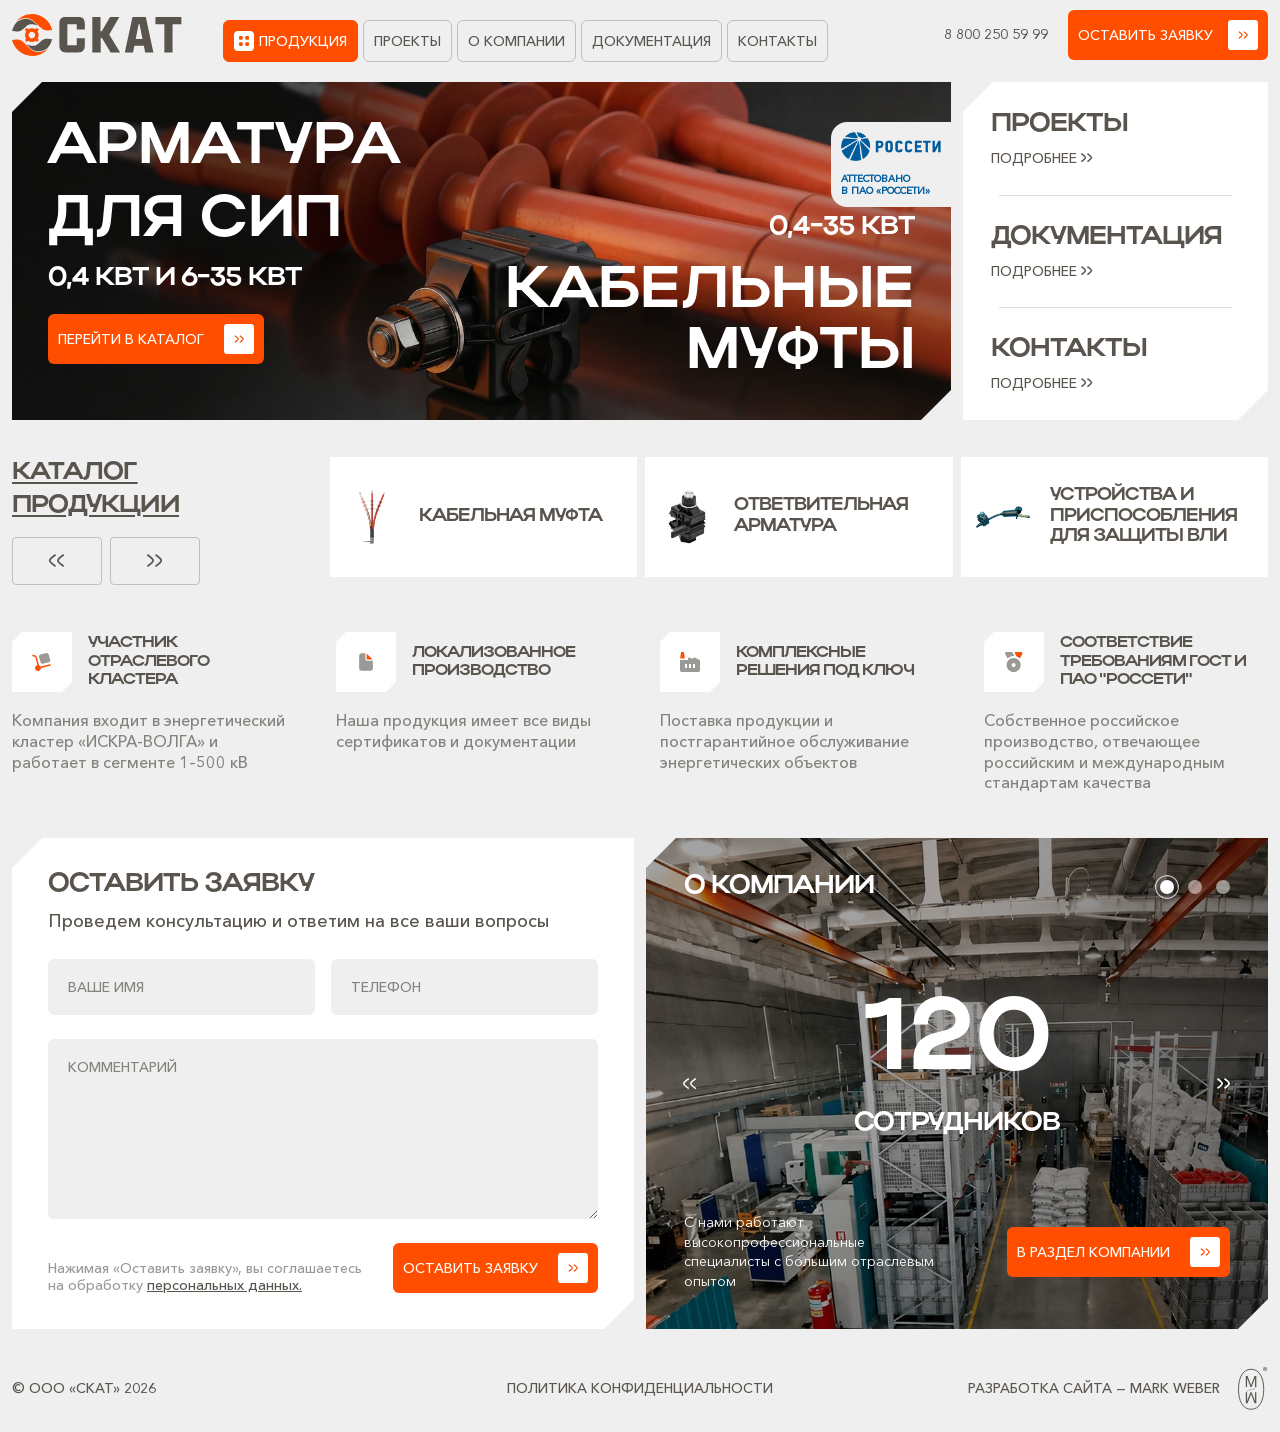
<file: index1.html>
<!DOCTYPE html>
<html lang="ru">

<head>
	<meta charset="UTF-8" />
	<meta name="viewport" content="width=device-width, initial-scale=1.0" />
	<title>SKAT</title>
	<link rel="stylesheet" href="https://unpkg.com/swiper@11/swiper-bundle.min.css" />
	<link rel="stylesheet" href="https://unpkg.com/aos@2.3.4/dist/aos.css" />
	<link rel="stylesheet" href="styles/styles.css?ver=v2" />
</head>

<body>
	<!-- Header -->
	<header class="header">
		<div class="container container-lg">
			<div class="row header-row">
				<!-- Logo -->
				<div class="col-5 col-md-2 col-lg-2 col-xl-3 header-row__logo">
					<a href="#" class="header-logo">
						<img src="images/logo-skat.svg" alt="СКАТ" width="131" height="32" />
					</a>
				</div>
				<!-- Menu (desktop) -->
				<div class="col-12 col-md-6 col-lg-6 col-xl-6 header-row__nav">
					<nav class="menu">
						<a href="#" class="menu-item menu-item-selected">
							<span class="menu-icon">
								<img src="images/icon-menu-grid.svg" alt="" width="10" height="10" />
							</span>
							продукция
						</a>
						<a href="#" class="menu-item"> проекты </a>
						<a href="#" class="menu-item"> о компании </a>
						<a href="#" class="menu-item"> документация </a>
						<a href="contacts1.html" class="menu-item"> Контакты </a>
					</nav>
				</div>
				<!-- Phone, Burger, Button -->
				<div class="col-7 col-md-10 col-lg-4 col-xl-3 header-row__right">
					<div class="header-right">
						<a href="tel:+78002505999" class="phone">8 800 250 59 99</a>
						<button type="button" class="burger-btn" aria-label="Открыть меню">
							<span class="burger-btn__line burger-btn__line--top"></span>
							<span class="burger-btn__line burger-btn__line--bottom"></span>
						</button>
						<button class="btn btn-primary feedback-btn">
							Оставить заявку
							<img src="images/icon-arrow-double.svg" alt="Подробнее" width="36" height="36" />
						</button>
					</div>
				</div>
			</div>
		</div>
		<!-- Мобильное меню (выезжает слева) -->
		<div class="mobile-menu-overlay" id="mobile-menu-overlay" aria-hidden="true"></div>
		<div class="mobile-menu-panel" id="mobile-menu-panel" aria-hidden="true">
			<nav class="menu">
				<a href="#" class="menu-item menu-item-selected">
					<span class="menu-icon">
						<img src="images/icon-menu-grid.svg" alt="" width="10" height="10" />
					</span>
					продукция
				</a>
				<a href="#" class="menu-item">проекты</a>
				<a href="#" class="menu-item">о компании</a>
				<a href="#" class="menu-item">документация</a>
				<a href="contacts1.html" class="menu-item">Контакты</a>
			</nav>
			<a href="#" class="btn btn-primary feedback-btn">
				Оставить заявку
				<img src="images/icon-arrow-double.svg" alt="" width="36" height="36" />
			</a>
		</div>
	</header>

	<!-- Hero Section -->
	<section class="hero" data-aos="fade-up">
		<style>
			.hero-main1 {
				background-image: url('images/hero1.jpg');
			}
		</style>
		<div class="container container-lg">
			<div class="row">
				<div class="col-12 col-md-8 col-lg-9 col-xl-9">
					<a href="#" class="hero-main hero-main1 corner-tl-30 corner-br-30">
						<div class="hero-content-overlay"></div>
						<div class="shildick">
							<img src="images/rosseti.png">
							<div class="shildick-text">Аттестовано<br> в ПАО «РОССЕТИ»</div>
						</div>
						<div class="hero-content-top-left">
							<h1 data-aos="fade-up" data-aos-delay="200">Арматура</h1>
							<h1 data-aos="fade-up" data-aos-delay="400">для СИП</h1>
							<h3 data-aos="fade-up" data-aos-delay="600">
								0,4 кВт и 6-35 кВт
							</h3>
						</div>

						<div class="hero-content-bottom-right">
							<div class="hero-content-bottom-right-btn" data-aos="fade-up" data-aos-delay="800">
								<div class="btn btn-primary">
									Перейти в каталог
									<img src="images/icon-arrow-double.svg" alt="Перейти" width="36" height="36" />
								</div>
							</div>
							<div class="hero-bottom-titles">
								<h3 data-aos="fade-up" data-aos-delay="800">0,4-35 кВт</h3>
								<h1 data-aos="fade-up" data-aos-delay="1000">Кабельные</h1>
								<h1 data-aos="fade-up" data-aos-delay="1200">муфты</h1>
							</div>
						</div>
					</a>
				</div>
				<!-- 1/4 - Sidebar List -->
				<div class="col-12 col-md-4 col-lg-3 col-xl-3">
					<div class="hero-sidebar corner-tl-30 corner-br-30">
						<!-- Projects + Documents (на мобилке пополам) -->
						<div class="hero-sidebar__row">
							<div class="hero-sidebar__block hero-sidebar__block--projects" data-aos-delay="200" data-aos="fade-up">
								<a href="#" class="hero-sidebar-item">
									<h3>проекты</h3>
									<div class="hero-sidebar-row">
										<span class="text-14">
											подробнее
											<svg width="12" height="10" viewBox="0 0 12 10" fill="none" xmlns="http://www.w3.org/2000/svg">
												<path
													d="M0.430176 0.614258C0.430176 0.614258 4.43018 3.41426 4.43018 4.61426C4.43018 5.81426 0.430176 8.61426 0.430176 8.61426"
													stroke="#59554E" stroke-width="1.5" />
												<path
													d="M6.43018 0.614258C6.43018 0.614258 10.4302 3.41426 10.4302 4.61426C10.4302 5.81426 6.43018 8.61426 6.43018 8.61426"
													stroke="#59554E" stroke-width="1.5" />
											</svg>
										</span>
									</div>
								</a>
							</div>
							<div class="hero-sidebar__block hero-sidebar__block--documents" data-aos-delay="400" data-aos="fade-up">
								<a href="#" class="hero-sidebar-item">
									<h3>документация</h3>
									<div class="hero-sidebar-row">
										<span class="text-14">
											подробнее
											<svg width="12" height="10" viewBox="0 0 12 10" fill="none" xmlns="http://www.w3.org/2000/svg">
												<path
													d="M0.430176 0.614258C0.430176 0.614258 4.43018 3.41426 4.43018 4.61426C4.43018 5.81426 0.430176 8.61426 0.430176 8.61426"
													stroke="#59554E" stroke-width="1.5" />
												<path
													d="M6.43018 0.614258C6.43018 0.614258 10.4302 3.41426 10.4302 4.61426C10.4302 5.81426 6.43018 8.61426 6.43018 8.61426"
													stroke="#59554E" stroke-width="1.5" />
											</svg>
										</span>
									</div>
								</a>
							</div>
						</div>
						<!-- Block 3 - Contacts -->
						<div class="hero-sidebar__block hero-sidebar__block--contacts" data-aos-delay="600" data-aos="fade-up">
							<a href="#" class="hero-sidebar-item">
								<h3>контакты</h3>
								<div class="hero-sidebar-row">
									<span class="text-14">
										подробнее
										<svg width="12" height="10" viewBox="0 0 12 10" fill="none" xmlns="http://www.w3.org/2000/svg">
											<path
												d="M0.430176 0.614258C0.430176 0.614258 4.43018 3.41426 4.43018 4.61426C4.43018 5.81426 0.430176 8.61426 0.430176 8.61426"
												stroke="#59554E" stroke-width="1.5" />
											<path
												d="M6.43018 0.614258C6.43018 0.614258 10.4302 3.41426 10.4302 4.61426C10.4302 5.81426 6.43018 8.61426 6.43018 8.61426"
												stroke="#59554E" stroke-width="1.5" />
										</svg>
									</span>
								</div>
							</a>
						</div>
					</div>
				</div>
			</div>
		</div>
	</section>
	<!-- Catalog Section -->
	<section class="catalog-section">
		<div class="container container-lg">
			<div class="row catalog-row">
				<div class="col-12 col-md-3">
					<div class="catalog-left">
						<h2 class="catalog-title" data-aos="fade-up" data-aos-delay="200"><a href="products.html">Каталог продукции</a></h2>
						<div class="catalog-nav" data-aos="fade-up" data-aos-delay="400">
							<div class="swiper-button-prev">
								<svg width="14" height="12" viewBox="0 0 14 12" fill="none" xmlns="http://www.w3.org/2000/svg">
									<path
										d="M12.75 0.614258C12.75 0.614258 7.75 4.11426 7.75 5.61426C7.75 7.11426 12.75 10.6143 12.75 10.6143"
										stroke="#59554E" stroke-width="1.5" />
									<path
										d="M5.75 0.614258C5.75 0.614258 0.75 4.11426 0.75 5.61426C0.75 7.11426 5.75 10.6143 5.75 10.6143"
										stroke="#59554E" stroke-width="1.5" />
								</svg>

							</div>
							<div class="swiper-button-next">
								<svg width="14" height="12" viewBox="0 0 14 12" fill="none" xmlns="http://www.w3.org/2000/svg">
									<path
										d="M0.430176 0.614258C0.430176 0.614258 5.43018 4.11426 5.43018 5.61426C5.43018 7.11426 0.430176 10.6143 0.430176 10.6143"
										stroke="#59554E" stroke-width="1.5" />
									<path
										d="M7.43018 0.614258C7.43018 0.614258 12.4302 4.11426 12.4302 5.61426C12.4302 7.11426 7.43018 10.6143 7.43018 10.6143"
										stroke="#59554E" stroke-width="1.5" />
								</svg>

							</div>
						</div>
					</div>
				</div>
				<div class="col-12 col-md-9">
						<div class="swiper catalog-swiper" data-aos="fade-up" data-aos-delay="500">
						<div class="swiper-wrapper">
							<div class="swiper-slide">
								<a href="products.html#muft" class="catalog-card">
									<div class="catalog-card-icon">
										<img src="images/new-image1.png" alt="кабельная муфта" />
									</div>
									<span class="catalog-card-title">кабельная муфта</span>
								</a>
							</div>
							<div class="swiper-slide">
								<a href="catalog1.html" class="catalog-card">
									<div class="catalog-card-icon">
										<img src="images/new-image2.png" alt="Ответвительная арматура" />
									</div>
									<span class="catalog-card-title">Ответвительная арматура</span>
								</a>
							</div>
							<div class="swiper-slide">
								<a href="products.html#vli" class="catalog-card">
									<div class="catalog-card-icon">
										<img src="images/new-image3.png" alt="Устройства и приспособления для защиты ВЛИ" />
									</div>
									<span class="catalog-card-title">Устройства и приспособления для защиты ВЛИ</span>
								</a>
							</div>
							<div class="swiper-slide">
								<a href="products.html#muft" class="catalog-card">
									<div class="catalog-card-icon">
										<img src="images/new-image1.png" alt="кабельная муфта" />
									</div>
									<span class="catalog-card-title">кабельная муфта</span>
								</a>
							</div>
							<div class="swiper-slide">
								<a href="#" class="catalog-card">
									<div class="catalog-card-icon">
										<img src="images/new-image2.png" alt="Ответвительная арматура" />
									</div>
									<span class="catalog-card-title">Ответвительная арматура</span>
								</a>
							</div>
							<div class="swiper-slide">
								<a href="#" class="catalog-card">
									<div class="catalog-card-icon">
										<img src="images/new-image3.png" alt="Устройства и приспособления для защиты ВЛИ" />
									</div>
									<span class="catalog-card-title">Устройства и приспособления для защиты ВЛИ</span>
								</a>
							</div>
						</div>
					</div>
				</div>
			</div>
		</div>
	</section>
	<!-- Advantages Section -->
	<section class="advantages" data-aos="fade-up">
		<div class="container container-lg">
			<div class="advantages-wrapper advantages-swiper swiper">
				<div class="swiper-wrapper">
					<div class="swiper-slide">
						<div class="advantage-item" data-aos="fade-up" data-aos-delay="600">
							<div class="advantage-content-box">
								<div class="advantage-icon-box corner-tl-10 corner-br-10">
									<img src="images/icon-truck.svg" alt="" width="24" height="24" />
								</div>
								<h3 class="advantage-title">Участник отраслевого кластера</h3>
							</div>
							<p class="advantage-text">
								Компания входит в энергетический кластер «ИСКРА-ВОЛГА» и
								работает в сегменте 1–500 кВ
							</p>
						</div>
					</div>

					<div class="swiper-slide">
						<div class="advantage-item" data-aos="fade-up" data-aos-delay="200">
							<div class="advantage-content-box">
								<div class="advantage-icon-box corner-tl-10 corner-br-10">
									<img src="images/icon-document.svg" alt="" width="20" height="20" />
								</div>
								<h3 class="advantage-title">Локализованное производство</h3>
							</div>
							<p class="advantage-text">
								Наша продукция имеет все виды сертификатов и документации
							</p>
						</div>
					</div>
					<div class="swiper-slide">
						<div class="advantage-item" data-aos="fade-up" data-aos-delay="800">
							<div class="advantage-content-box">
								<div class="advantage-icon-box corner-tl-10 corner-br-10">
									<img src="images/icon-factory.svg" alt="" width="24" height="24" />
								</div>
								<h3 class="advantage-title">Комплексные решения под ключ</h3>
							</div>
							<p class="advantage-text">
								Поставка продукции и постгарантийное обслуживание
								энергетических объектов
							</p>
						</div>
					</div>

					<div class="swiper-slide">
						<div class="advantage-item" data-aos="fade-up" data-aos-delay="400">
							<div class="advantage-content-box">
								<div class="advantage-icon-box corner-tl-10 corner-br-10">
									<img src="images/icon-shield.svg" alt="" width="18" height="20" />
								</div>
								<h3 class="advantage-title">
									Соответствие требованиям ГОСТ и ПАО "РОССЕТИ"
								</h3>
							</div>
							<p class="advantage-text">
								Собственное российское производство, отвечающее российским и
								международным стандартам качества
							</p>
						</div>
					</div>


				</div>
			</div>
		</div>
	</section>


	<!-- Request Section -->
	<section class="request-section">
		<div class="container">
			<div class="row">
				<!-- Right: Request form -->
				<div class="col-12 col-md-6 col-lg-6 col-xl-6">
					<div class="request-form-wrapper corner-tl-30 corner-br-30">
						<h3 class="request-title h3" data-aos="fade-up" data-aos-delay="200">
							Оставить заявку
						</h3>
						<p class="request-subtitle text-18" data-aos="fade-up" data-aos-delay="200">
							Проведем консультацию и ответим на все ваши вопросы
						</p>
						<form class="request-form" data-aos="fade-up" data-aos-delay="400">
							<div class="request-form-row request-form-row--two">
								<div class="request-field">
									<input type="text" id="request-name" name="name" placeholder="Ваше имя" />
								</div>
								<div class="request-field">
									<input type="tel" id="request-phone" name="phone" placeholder="Телефон" />
								</div>
							</div>

							<div class="request-form-row">
								<div class="request-field">
									<textarea id="request-comment" name="comment" rows="4" placeholder="Комментарий"></textarea>
								</div>
							</div>

							<div class="request-form-bottom">
								<p class="request-policy text-14">
									Нажимая «Оставить заявку», вы соглашаетесь на обработку
									<a href="#">персональных данных.</a>
								</p>
								<div class="request-form-actions">
									<button type="submit" class="btn btn-primary">
										Оставить заявку
										<img src="images/icon-arrow-double.svg" alt="Отправить" width="36" height="36" />
									</button>
								</div>
							</div>
						</form>
					</div>
				</div>

				<!-- Left: Company slider (фон одна картинка, контент меняется) -->
				<div class="col-12 col-md-6 col-lg-6 col-xl-6">
					<div class="company-slider corner-tl-30 corner-br-30" data-slider="company" data-aos="fade-up"
						data-aos-delay="400" style="
								background-image: url('images/about-kompany.jpg');
								background-size: cover;
							">
						<div class="company-slider-overlay"></div>
						<div class="company-arrow company-arrow--prev" type="button">
							<img src="images/icon-arrow-double-white-left.svg" alt="Назад" width="14" height="12" />
						</div>
						<div class="company-arrow company-arrow--next" type="button">
							<img src="images/icon-arrow-double-white.svg" alt="Вперёд" width="14" height="12" />
						</div>
						<div class="company-slide company-slide--active" data-index="0">
							<div class="company-slide-top">
								<span class="company-slide-tag h3">о компании</span>
								<div class="company-slide-dots company-slide-dots--pc">
									<button class="company-dot company-dot--active" data-slide="0"></button>
									<button class="company-dot" data-slide="1"></button>
									<button class="company-dot" data-slide="2"></button>
								</div>
							</div>
							<div class="company-slide-center">
								<div class="company-stat-number">120</div>
								<div class="company-stat-label h3">сотрудников</div>
								<div class="company-slide-dots company-slide-dots--mobile">
									<button class="company-dot company-dot--active" data-slide="0"></button>
									<button class="company-dot" data-slide="1"></button>
									<button class="company-dot" data-slide="2"></button>
								</div>
							</div>
							<div class="company-slide-bottom">
								<p class="company-slide-text">
									С нами работают высокопрофессиональные специалисты с большим
									отраслевым опытом
								</p>
								<a href="#" class="btn btn-primary company-slide-btn">
									в раздел компании
									<img src="images/icon-arrow-double.svg" alt="Перейти" width="36" height="36" />
								</a>
							</div>
						</div>

						<div class="company-slide" data-index="1">
							<div class="company-slide-top">
								<span class="company-slide-tag h3">о компании</span>
								<div class="company-slide-dots company-slide-dots--pc">
									<button class="company-dot" data-slide="0"></button>
									<button class="company-dot company-dot--active" data-slide="1"></button>
									<button class="company-dot" data-slide="2"></button>
								</div>
							</div>
							<div class="company-slide-center">
								<div class="company-stat-number">2000+</div>
								<div class="company-stat-label">наименований в каталоге</div>
								<div class="company-slide-dots company-slide-dots--mobile">
									<button class="company-dot" data-slide="0"></button>
									<button class="company-dot company-dot--active" data-slide="1"></button>
									<button class="company-dot" data-slide="2"></button>
								</div>
							</div>
							<div class="company-slide-bottom">
								<p class="company-slide-text">
									Реализуем проекты по всей России и сопровождаем клиентов на
									всех этапах
								</p>
								<a href="#" class="btn btn-primary company-slide-btn">
									в раздел компании
									<img src="images/icon-arrow-double.svg" alt="Перейти" width="36" height="36" />
								</a>
							</div>
						</div>

						<div class="company-slide" data-index="2">
							<div class="company-slide-top">
								<span class="company-slide-tag h3">о компании</span>
								<div class="company-slide-dots company-slide-dots--pc">
									<button class="company-dot" data-slide="0"></button>
									<button class="company-dot" data-slide="1"></button>
									<button class="company-dot company-dot--active" data-slide="2"></button>
								</div>
							</div>
							<div class="company-slide-center">
								<div class="company-stat-number">300+</div>
								<div class="company-stat-label">проектов</div>
								<div class="company-slide-dots company-slide-dots--mobile">
									<button class="company-dot" data-slide="0"></button>
									<button class="company-dot" data-slide="1"></button>
									<button class="company-dot company-dot--active" data-slide="2"></button>
								</div>
							</div>
							<div class="company-slide-bottom">
								<p class="company-slide-text">
									Выполняем сложные задачи для энергетики, промышленности и
									инфраструктурных объектов
								</p>
								<a href="#" class="btn btn-primary company-slide-btn">
									в раздел компании
									<img src="images/icon-arrow-double.svg" alt="Перейти" width="36" height="36" />
								</a>
							</div>
						</div>
					</div>
				</div>
			</div>
		</div>
	</section>
	<!-- Footer -->
	<footer class="footer">
		<div class="container container-lg">
			<div class="row row-center-align">
				<div class="col-12 col-md-4">
					<p class="footer-left text-14">© ООО «СКАТ» 2026</p>
				</div>
				<div class="col-12 col-md-4">
					<a href="#" class="footer-center text-14">Политика конфиденциальности</a>
				</div>
				<div class="col-12 col-md-4">
					<p class="footer-right">
						<a href="https://markweber.ru" target="_blank" class="footer-right-link text-14">Разработка сайта — Mark
							Weber
							<img src="images/markweb.svg" alt="markweber" width="30" height="45" />
						</a>
					</p>
				</div>
			</div>
		</div>
	</footer>

	<div class="request-overlay" id="request-overlay"></div>

	<div class="request-panel" id="request-panel">
		<button class="request-panel-close" aria-label="Закрыть">✕</button>

		<div class="request-panel-content">
			<div class="request-panel-content-inner">
				<h3 class="request-title h3">
					Оставьте заявку на
					<br />бесплатную консультацию
				</h3>

				<form class="request-form">
					<div class="request-form-row request-form-row--two">
						<div class="request-field">
							<input type="text" class="request-name" name="name" placeholder="Ваше имя" />
						</div>

						<div class="request-field">
							<input type="tel" class="request-phone" name="phone" placeholder="Телефон" />
						</div>
					</div>

					<div class="request-form-row">
						<div class="request-field">
							<textarea class="request-comment" name="comment" rows="4" placeholder="Комментарий"></textarea>
						</div>
					</div>

					<div class="request-panel-submit">
						<p class="request-policy text-14">
							Нажимая «Отправить», вы соглашаетесь на обработку
							<a href="#">персональных данных</a>
						</p>

						<button type="submit" class="btn btn-primary">
							Отправить
							<img src="images/icon-arrow-double.svg" alt="" width="36" height="36" />
						</button>
					</div>
				</form>
			</div>
		</div>

		<div class="request-panel-footer">
			<a href="tel:+78002505999" class="h3">8 800 250 59 99</a>
			<span class="text-14">ООО «СКАТ»</span>
		</div>
	</div>

	<script src="https://unpkg.com/aos@2.3.4/dist/aos.js"></script>
	<script src="https://unpkg.com/swiper@11/swiper-bundle.min.js"></script>
	<script src="https://code.jquery.com/jquery-3.7.1.min.js"
		integrity="sha256-/JqT3SQfawRcv/BIHPThkBvs0OEvtFFmqPF/lYI/Cxo=" crossorigin="anonymous"></script>
	<script src="js/jquery.inputmask.bundle.js"></script>

	<script src="js/script.js?ver=v2"></script>
</body>

</html>
</file>
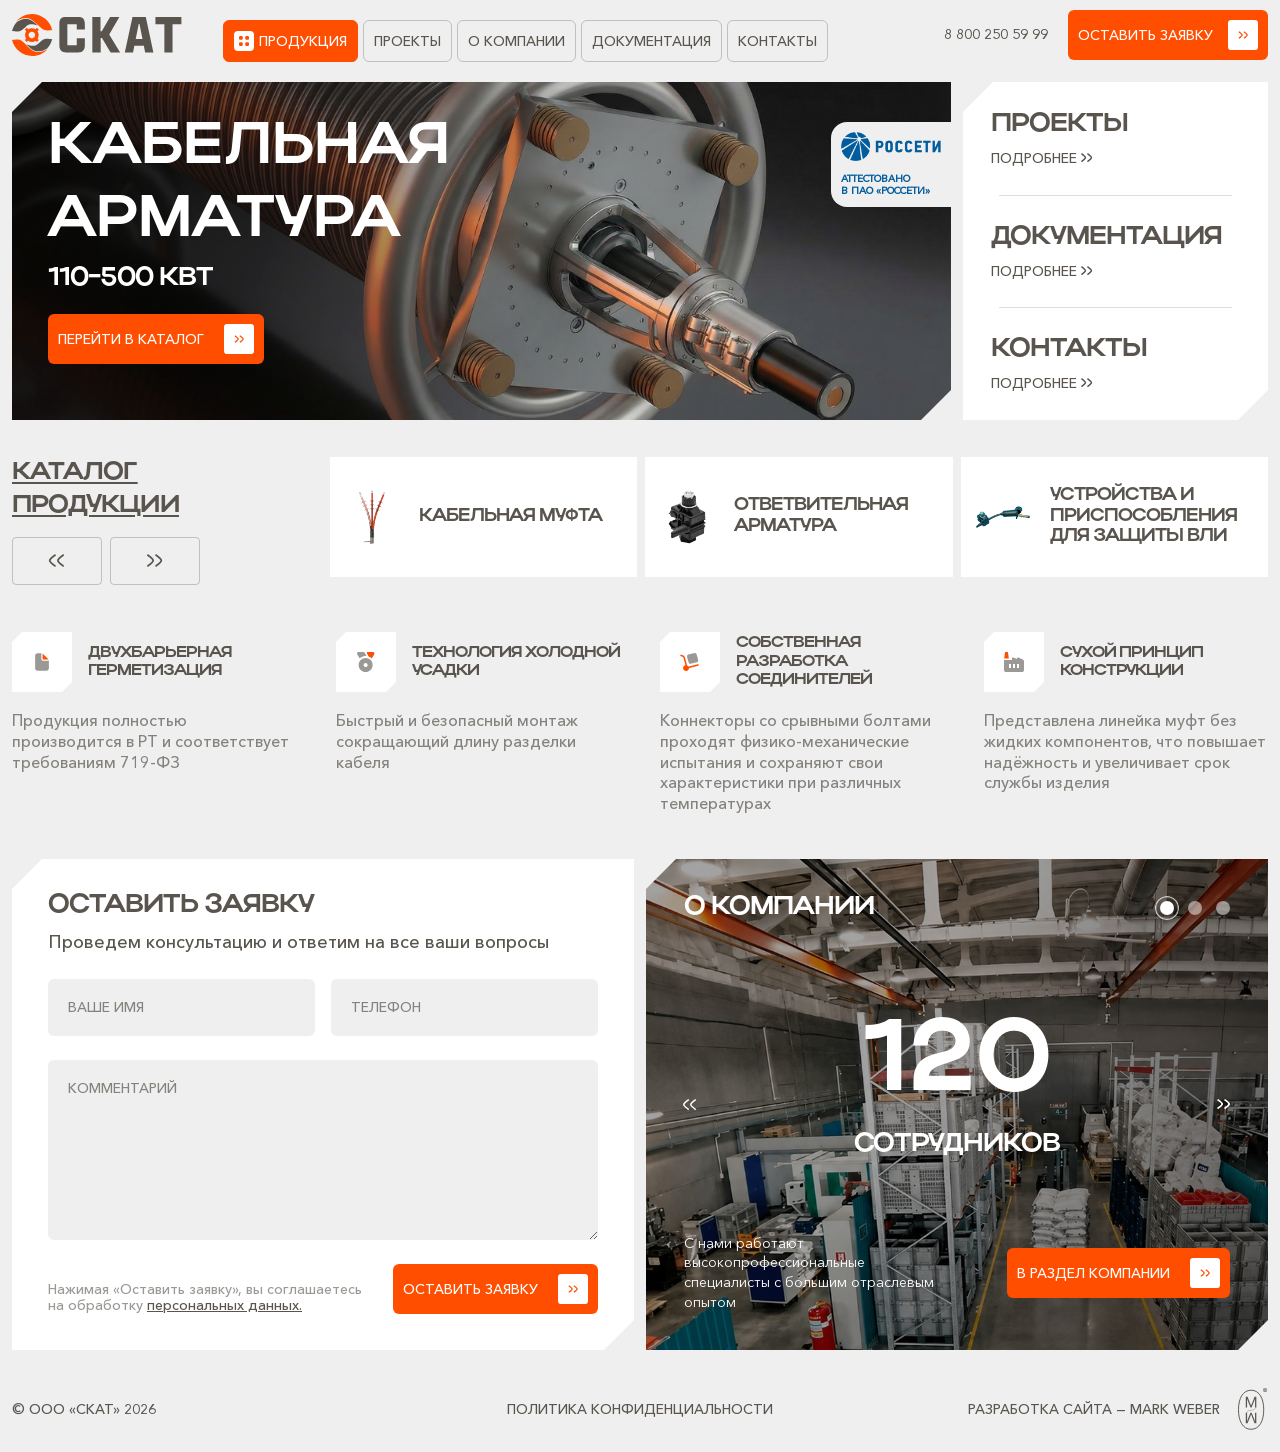
<file: index2.html>
<!DOCTYPE html>
<html lang="ru">

<head>
	<meta charset="UTF-8" />
	<meta name="viewport" content="width=device-width, initial-scale=1.0" />
	<title>SKAT</title>
	<link rel="stylesheet" href="https://unpkg.com/swiper@11/swiper-bundle.min.css" />
	<link rel="stylesheet" href="https://unpkg.com/aos@2.3.4/dist/aos.css" />
	<link rel="stylesheet" href="styles/styles.css?ver=v2" />
</head>

<body>
	<!-- Header -->
	<header class="header">
		<div class="container container-lg">
			<div class="row header-row">
				<!-- Logo -->
				<div class="col-5 col-md-2 col-lg-2 col-xl-3 header-row__logo">
					<a href="#" class="header-logo">
						<img src="images/logo-skat.svg" alt="СКАТ" width="131" height="32" />
					</a>
				</div>
				<!-- Menu (desktop) -->
				<div class="col-12 col-md-6 col-lg-6 col-xl-6 header-row__nav">
					<nav class="menu">
						<a href="#" class="menu-item menu-item-selected">
							<span class="menu-icon">
								<img src="images/icon-menu-grid.svg" alt="" width="10" height="10" />
							</span>
							продукция
						</a>
						<a href="#" class="menu-item"> проекты </a>
						<a href="#" class="menu-item"> о компании </a>
						<a href="#" class="menu-item"> документация </a>
						<a href="contacts2.html" class="menu-item"> Контакты </a>
					</nav>
				</div>
				<!-- Phone, Burger, Button -->
				<div class="col-7 col-md-4 col-lg-4 col-xl-3 header-row__right">
					<div class="header-right">
						<a href="tel:+78002505999" class="phone">8 800 250 59 99</a>
						<button type="button" class="burger-btn" aria-label="Открыть меню">
							<span class="burger-btn__line burger-btn__line--top"></span>
							<span class="burger-btn__line burger-btn__line--bottom"></span>
						</button>
						<button class="btn btn-primary">
							Оставить заявку
							<img src="images/icon-arrow-double.svg" alt="Подробнее" width="36" height="36" />
						</button>
					</div>
				</div>
			</div>
		</div>
		<!-- Мобильное меню (выезжает слева) -->
		<div class="mobile-menu-overlay" id="mobile-menu-overlay" aria-hidden="true"></div>
		<div class="mobile-menu-panel" id="mobile-menu-panel" aria-hidden="true">
			<nav class="menu">
				<a href="#" class="menu-item menu-item-selected">
					<span class="menu-icon">
						<img src="images/icon-menu-grid.svg" alt="" width="10" height="10" />
					</span>
					продукция
				</a>
				<a href="#" class="menu-item">проекты</a>
				<a href="#" class="menu-item">о компании</a>
				<a href="#" class="menu-item">документация</a>
				<a href="contacts2.html" class="menu-item">Контакты</a>
			</nav>
			<a href="#" class="btn btn-primary">
				Оставить заявку
				<img src="images/icon-arrow-double.svg" alt="" width="36" height="36" />
			</a>
		</div>
	</header>

	<!-- Hero Section -->
	<section class="hero" data-aos="fade-up">
		<style>
			.hero-main2 {
				background-image: url('images/hero2.jpg');
			}

			@media (max-width: 768px) {
				.hero-main2 {
					background-image: url('images/hero02-mobile.jpg');
				}
			}
		</style>
		<div class="container container-lg">
			<div class="row">
				<div class="col-12 col-md-8 col-lg-9 col-xl-9">
					<a href="#" class="hero-main hero-main2 corner-tl-30 corner-br-30">
						<div class="hero-content-overlay"></div>
						<div class="shildick">
							<img src="images/rosseti.png">
							<div class="shildick-text">Аттестовано<br> в ПАО «РОССЕТИ»</div>
						</div>
						<div class="hero-content-top-left">
							<h1 data-aos="fade-up" data-aos-delay="200">Кабельная</h1>
							<h1 data-aos="fade-up" data-aos-delay="400">арматура</h1>
							<h3 data-aos="fade-up" data-aos-delay="600">110-500 кВТ</h3>
						</div>

						<div class="hero-content-bottom-right">
							<div class="hero-content-bottom-right-btn" data-aos="fade-up" data-aos-delay="800">
								<div class="btn btn-primary">
									Перейти в каталог
									<img src="images/icon-arrow-double.svg" alt="Перейти" width="36" height="36" />
								</div>
							</div>
							<div class="hero-bottom-titles"></div>
						</div>
					</a>
				</div>
				<!-- 1/4 - Sidebar List -->
				<div class="col-12 col-md-10 col-lg-3 col-xl-3">
					<div class="hero-sidebar corner-tl-30 corner-br-30">
						<!-- Projects + Documents (на мобилке пополам) -->
						<div class="hero-sidebar__row">
							<div class="hero-sidebar__block hero-sidebar__block--projects" data-aos-delay="200" data-aos="fade-up">
								<a href="#" class="hero-sidebar-item">
									<h3>проекты</h3>
									<div class="hero-sidebar-row">
										<span class="text-14">
											подробнее
											<svg width="12" height="10" viewBox="0 0 12 10" fill="none" xmlns="http://www.w3.org/2000/svg">
												<path
													d="M0.430176 0.614258C0.430176 0.614258 4.43018 3.41426 4.43018 4.61426C4.43018 5.81426 0.430176 8.61426 0.430176 8.61426"
													stroke="#59554E" stroke-width="1.5" />
												<path
													d="M6.43018 0.614258C6.43018 0.614258 10.4302 3.41426 10.4302 4.61426C10.4302 5.81426 6.43018 8.61426 6.43018 8.61426"
													stroke="#59554E" stroke-width="1.5" />
											</svg>
										</span>
									</div>
								</a>
							</div>
							<div class="hero-sidebar__block hero-sidebar__block--documents" data-aos-delay="400" data-aos="fade-up">
								<a href="#" class="hero-sidebar-item">
									<h3>документация</h3>
									<div class="hero-sidebar-row">
										<span class="text-14">
											подробнее
											<svg width="12" height="10" viewBox="0 0 12 10" fill="none" xmlns="http://www.w3.org/2000/svg">
												<path
													d="M0.430176 0.614258C0.430176 0.614258 4.43018 3.41426 4.43018 4.61426C4.43018 5.81426 0.430176 8.61426 0.430176 8.61426"
													stroke="#59554E" stroke-width="1.5" />
												<path
													d="M6.43018 0.614258C6.43018 0.614258 10.4302 3.41426 10.4302 4.61426C10.4302 5.81426 6.43018 8.61426 6.43018 8.61426"
													stroke="#59554E" stroke-width="1.5" />
											</svg>
										</span>
									</div>
								</a>
							</div>
						</div>
						<!-- Block 3 - Contacts -->
						<div class="hero-sidebar__block hero-sidebar__block--contacts" data-aos-delay="600" data-aos="fade-up">
							<a href="#" class="hero-sidebar-item">
								<h3>контакты</h3>
								<div class="hero-sidebar-row">
									<span class="text-14">
										подробнее
										<svg width="12" height="10" viewBox="0 0 12 10" fill="none" xmlns="http://www.w3.org/2000/svg">
											<path
												d="M0.430176 0.614258C0.430176 0.614258 4.43018 3.41426 4.43018 4.61426C4.43018 5.81426 0.430176 8.61426 0.430176 8.61426"
												stroke="#59554E" stroke-width="1.5" />
											<path
												d="M6.43018 0.614258C6.43018 0.614258 10.4302 3.41426 10.4302 4.61426C10.4302 5.81426 6.43018 8.61426 6.43018 8.61426"
												stroke="#59554E" stroke-width="1.5" />
										</svg>
									</span>
								</div>
							</a>
						</div>
					</div>
				</div>
			</div>
		</div>
	</section>
	<!-- Catalog Section -->
	<section class="catalog-section">
		<div class="container container-lg">
			<div class="row catalog-row">
				<div class="col-12 col-md-3">
					<div class="catalog-left">
						<h2 class="catalog-title" data-aos="fade-up" data-aos-delay="200"><a href="products.html">Каталог продукции</a></h2>
						<div class="catalog-nav" data-aos="fade-up" data-aos-delay="400">
							<div class="swiper-button-prev">
								<svg width="14" height="12" viewBox="0 0 14 12" fill="none" xmlns="http://www.w3.org/2000/svg">
									<path
										d="M12.75 0.614258C12.75 0.614258 7.75 4.11426 7.75 5.61426C7.75 7.11426 12.75 10.6143 12.75 10.6143"
										stroke="#59554E" stroke-width="1.5" />
									<path
										d="M5.75 0.614258C5.75 0.614258 0.75 4.11426 0.75 5.61426C0.75 7.11426 5.75 10.6143 5.75 10.6143"
										stroke="#59554E" stroke-width="1.5" />
								</svg>

							</div>
							<div class="swiper-button-next">
								<svg width="14" height="12" viewBox="0 0 14 12" fill="none" xmlns="http://www.w3.org/2000/svg">
									<path
										d="M0.430176 0.614258C0.430176 0.614258 5.43018 4.11426 5.43018 5.61426C5.43018 7.11426 0.430176 10.6143 0.430176 10.6143"
										stroke="#59554E" stroke-width="1.5" />
									<path
										d="M7.43018 0.614258C7.43018 0.614258 12.4302 4.11426 12.4302 5.61426C12.4302 7.11426 7.43018 10.6143 7.43018 10.6143"
										stroke="#59554E" stroke-width="1.5" />
								</svg>

							</div>
						</div>
					</div>
				</div>
				<div class="col-12 col-md-9">
						<div class="swiper catalog-swiper" data-aos="fade-up" data-aos-delay="500">
						<div class="swiper-wrapper">
							<div class="swiper-slide">
								<a href="products.html#muft" class="catalog-card">
									<div class="catalog-card-icon">
										<img src="images/new-image1.png" alt="кабельная муфта" />
									</div>
									<span class="catalog-card-title">кабельная муфта</span>
								</a>
							</div>
							<div class="swiper-slide">
								<a href="catalog1.html" class="catalog-card">
									<div class="catalog-card-icon">
										<img src="images/new-image2.png" alt="Ответвительная арматура" />
									</div>
									<span class="catalog-card-title">Ответвительная арматура</span>
								</a>
							</div>
							<div class="swiper-slide">
								<a href="products.html#vli" class="catalog-card">
									<div class="catalog-card-icon">
										<img src="images/new-image3.png" alt="Устройства и приспособления для защиты ВЛИ" />
									</div>
									<span class="catalog-card-title">Устройства и приспособления для защиты ВЛИ</span>
								</a>
							</div>
							<div class="swiper-slide">
								<a href="products.html#muft" class="catalog-card">
									<div class="catalog-card-icon">
										<img src="images/new-image1.png" alt="кабельная муфта" />
									</div>
									<span class="catalog-card-title">кабельная муфта</span>
								</a>
							</div>
							<div class="swiper-slide">
								<a href="#" class="catalog-card">
									<div class="catalog-card-icon">
										<img src="images/new-image2.png" alt="Ответвительная арматура" />
									</div>
									<span class="catalog-card-title">Ответвительная арматура</span>
								</a>
							</div>
							<div class="swiper-slide">
								<a href="#" class="catalog-card">
									<div class="catalog-card-icon">
										<img src="images/new-image3.png" alt="Устройства и приспособления для защиты ВЛИ" />
									</div>
									<span class="catalog-card-title">Устройства и приспособления для защиты ВЛИ</span>
								</a>
							</div>
						</div>
					</div>
				</div>
			</div>
		</div>
	</section>
	<!-- Advantages Section -->
	<section class="advantages" data-aos="fade-up">
		<div class="container container-lg">
			<div class="advantages-wrapper advantages-swiper swiper">
				<div class="swiper-wrapper">
					<div class="swiper-slide">
						<div class="advantage-item" data-aos="fade-up" data-aos-delay="200">
							<div class="advantage-content-box">
								<div class="advantage-icon-box corner-tl-10 corner-br-10">
									<img src="images/icon-document.svg" alt="" width="20" height="20" />
								</div>
								<h3 class="advantage-title">Двухбарьерная герметизация</h3>
							</div>
							<p class="advantage-text">
								Продукция полностью производится в РТ и соответствует
								требованиям 719-ФЗ
							</p>
						</div>
					</div>

					<div class="swiper-slide">
						<div class="advantage-item" data-aos="fade-up" data-aos-delay="400">
							<div class="advantage-content-box">
								<div class="advantage-icon-box corner-tl-10 corner-br-10">
									<img src="images/icon-shield.svg" alt="" width="18" height="20" />
								</div>
								<h3 class="advantage-title">Технология холодной усадки</h3>
							</div>
							<p class="advantage-text">
								Быстрый и безопасный монтаж сокращающий длину разделки кабеля
							</p>
						</div>
					</div>

					<div class="swiper-slide">
						<div class="advantage-item" data-aos="fade-up" data-aos-delay="600">
							<div class="advantage-content-box">
								<div class="advantage-icon-box corner-tl-10 corner-br-10">
									<img src="images/icon-truck.svg" alt="" width="24" height="24" />
								</div>
								<h3 class="advantage-title">
									Собственная разработка соединителей
								</h3>
							</div>
							<p class="advantage-text">
								Коннекторы со срывными болтами проходят физико-механические
								испытания и сохраняют свои характеристики при различных
								температурах
							</p>
						</div>
					</div>

					<div class="swiper-slide">
						<div class="advantage-item" data-aos="fade-up" data-aos-delay="800">
							<div class="advantage-content-box">
								<div class="advantage-icon-box corner-tl-10 corner-br-10">
									<img src="images/icon-factory.svg" alt="" width="24" height="24" />
								</div>
								<h3 class="advantage-title">Сухой принцип конструкции</h3>
							</div>
							<p class="advantage-text">
								Представлена линейка муфт без жидких компонентов, что повышает
								надёжность и увеличивает срок службы изделия
							</p>
						</div>
					</div>
				</div>
			</div>
		</div>
	</section>


	<!-- Request Section -->
	<section class="request-section">
		<div class="container">
			<div class="row">
				<!-- Right: Request form -->
				<div class="col-12 col-md-6 col-lg-6 col-xl-6">
					<div class="request-form-wrapper corner-tl-30 corner-br-30">
						<h3 class="request-title h3" data-aos="fade-up" data-aos-delay="200">
							Оставить заявку
						</h3>
						<p class="request-subtitle text-18" data-aos="fade-up" data-aos-delay="200">
							Проведем консультацию и ответим на все ваши вопросы
						</p>
						<form class="request-form" data-aos="fade-up" data-aos-delay="400">
							<div class="request-form-row request-form-row--two">
								<div class="request-field">
									<input type="text" id="request-name" name="name" placeholder="Ваше имя" />
								</div>
								<div class="request-field">
									<input type="tel" id="request-phone" name="phone" placeholder="Телефон" />
								</div>
							</div>

							<div class="request-form-row">
								<div class="request-field">
									<textarea id="request-comment" name="comment" rows="4" placeholder="Комментарий"></textarea>
								</div>
							</div>

							<div class="request-form-bottom">
								<p class="request-policy text-14">
									Нажимая «Оставить заявку», вы соглашаетесь на обработку
									<a href="#">персональных данных.</a>
								</p>
								<div class="request-form-actions">
									<button type="submit" class="btn btn-primary">
										Оставить заявку
										<img src="images/icon-arrow-double.svg" alt="Отправить" width="36" height="36" />
									</button>
								</div>
							</div>
						</form>
					</div>
				</div>

				<!-- Left: Company slider (фон одна картинка, контент меняется) -->
				<div class="col-12 col-md-6 col-lg-6 col-xl-6">
					<div class="company-slider corner-tl-30 corner-br-30" data-slider="company" data-aos="fade-up"
						data-aos-delay="400" style="
								background-image: url('images/about-kompany.jpg');
								background-size: cover;
							">
						<div class="company-slider-overlay"></div>
						<div class="company-arrow company-arrow--prev" type="button">
							<img src="images/icon-arrow-double-white-left.svg" alt="Назад" width="14" height="12" />
						</div>
						<div class="company-arrow company-arrow--next" type="button">
							<img src="images/icon-arrow-double-white.svg" alt="Вперёд" width="14" height="12" />
						</div>
						<div class="company-slide company-slide--active" data-index="0">
							<div class="company-slide-top">
								<span class="company-slide-tag h3">о компании</span>
								<div class="company-slide-dots company-slide-dots--pc">
									<button class="company-dot company-dot--active" data-slide="0"></button>
									<button class="company-dot" data-slide="1"></button>
									<button class="company-dot" data-slide="2"></button>
								</div>
							</div>
							<div class="company-slide-center">
								<div class="company-stat-number">120</div>
								<div class="company-stat-label h3">сотрудников</div>
								<div class="company-slide-dots company-slide-dots--mobile">
									<button class="company-dot company-dot--active" data-slide="0"></button>
									<button class="company-dot" data-slide="1"></button>
									<button class="company-dot" data-slide="2"></button>
								</div>
							</div>
							<div class="company-slide-bottom">
								<p class="company-slide-text">
									С нами работают высокопрофессиональные специалисты с большим
									отраслевым опытом
								</p>
								<a href="#" class="btn btn-primary company-slide-btn">
									в раздел компании
									<img src="images/icon-arrow-double.svg" alt="Перейти" width="36" height="36" />
								</a>
							</div>
						</div>

						<div class="company-slide" data-index="1">
							<div class="company-slide-top">
								<span class="company-slide-tag h3">о компании</span>
								<div class="company-slide-dots company-slide-dots--pc">
									<button class="company-dot" data-slide="0"></button>
									<button class="company-dot company-dot--active" data-slide="1"></button>
									<button class="company-dot" data-slide="2"></button>
								</div>
							</div>
							<div class="company-slide-center">
								<div class="company-stat-number">2000+</div>
								<div class="company-stat-label">наименований в каталоге</div>
								<div class="company-slide-dots company-slide-dots--mobile">
									<button class="company-dot" data-slide="0"></button>
									<button class="company-dot company-dot--active" data-slide="1"></button>
									<button class="company-dot" data-slide="2"></button>
								</div>
							</div>
							<div class="company-slide-bottom">
								<p class="company-slide-text">
									Реализуем проекты по всей России и сопровождаем клиентов на
									всех этапах
								</p>
								<a href="#" class="btn btn-primary company-slide-btn">
									в раздел компании
									<img src="images/icon-arrow-double.svg" alt="Перейти" width="36" height="36" />
								</a>
							</div>
						</div>

						<div class="company-slide" data-index="2">
							<div class="company-slide-top">
								<span class="company-slide-tag h3">о компании</span>
								<div class="company-slide-dots company-slide-dots--pc">
									<button class="company-dot" data-slide="0"></button>
									<button class="company-dot" data-slide="1"></button>
									<button class="company-dot company-dot--active" data-slide="2"></button>
								</div>
							</div>
							<div class="company-slide-center">
								<div class="company-stat-number">300+</div>
								<div class="company-stat-label">проектов</div>
								<div class="company-slide-dots company-slide-dots--mobile">
									<button class="company-dot" data-slide="0"></button>
									<button class="company-dot" data-slide="1"></button>
									<button class="company-dot company-dot--active" data-slide="2"></button>
								</div>
							</div>
							<div class="company-slide-bottom">
								<p class="company-slide-text">
									Выполняем сложные задачи для энергетики, промышленности и
									инфраструктурных объектов
								</p>
								<a href="#" class="btn btn-primary company-slide-btn">
									в раздел компании
									<img src="images/icon-arrow-double.svg" alt="Перейти" width="36" height="36" />
								</a>
							</div>
						</div>
					</div>
				</div>
			</div>
		</div>
	</section>
	<!-- Footer -->
	<footer class="footer">
		<div class="container container-lg">
			<div class="row row-center-align">
				<div class="col-12 col-md-4">
					<p class="footer-left text-14">© ООО «СКАТ» 2026</p>
				</div>
				<div class="col-12 col-md-4">
					<a href="#" class="footer-center text-14">Политика конфиденциальности</a>
				</div>
				<div class="col-12 col-md-4">
					<p class="footer-right">
						<a href="https://markweber.ru" target="_blank" class="footer-right-link text-14">Разработка сайта — Mark
							Weber
							<img src="images/markweb.svg" alt="markweber" width="30" height="45" />
						</a>
					</p>
				</div>
			</div>
		</div>
	</footer>

	<script src="https://unpkg.com/aos@2.3.4/dist/aos.js"></script>
	<script src="https://unpkg.com/swiper@11/swiper-bundle.min.js"></script>
	<script src="https://code.jquery.com/jquery-3.7.1.min.js"
		integrity="sha256-/JqT3SQfawRcv/BIHPThkBvs0OEvtFFmqPF/lYI/Cxo=" crossorigin="anonymous"></script>
	<script src="js/jquery.inputmask.bundle.js"></script>

	<script src="js/script.js?ver=v2"></script>
</body>

</html>
</file>
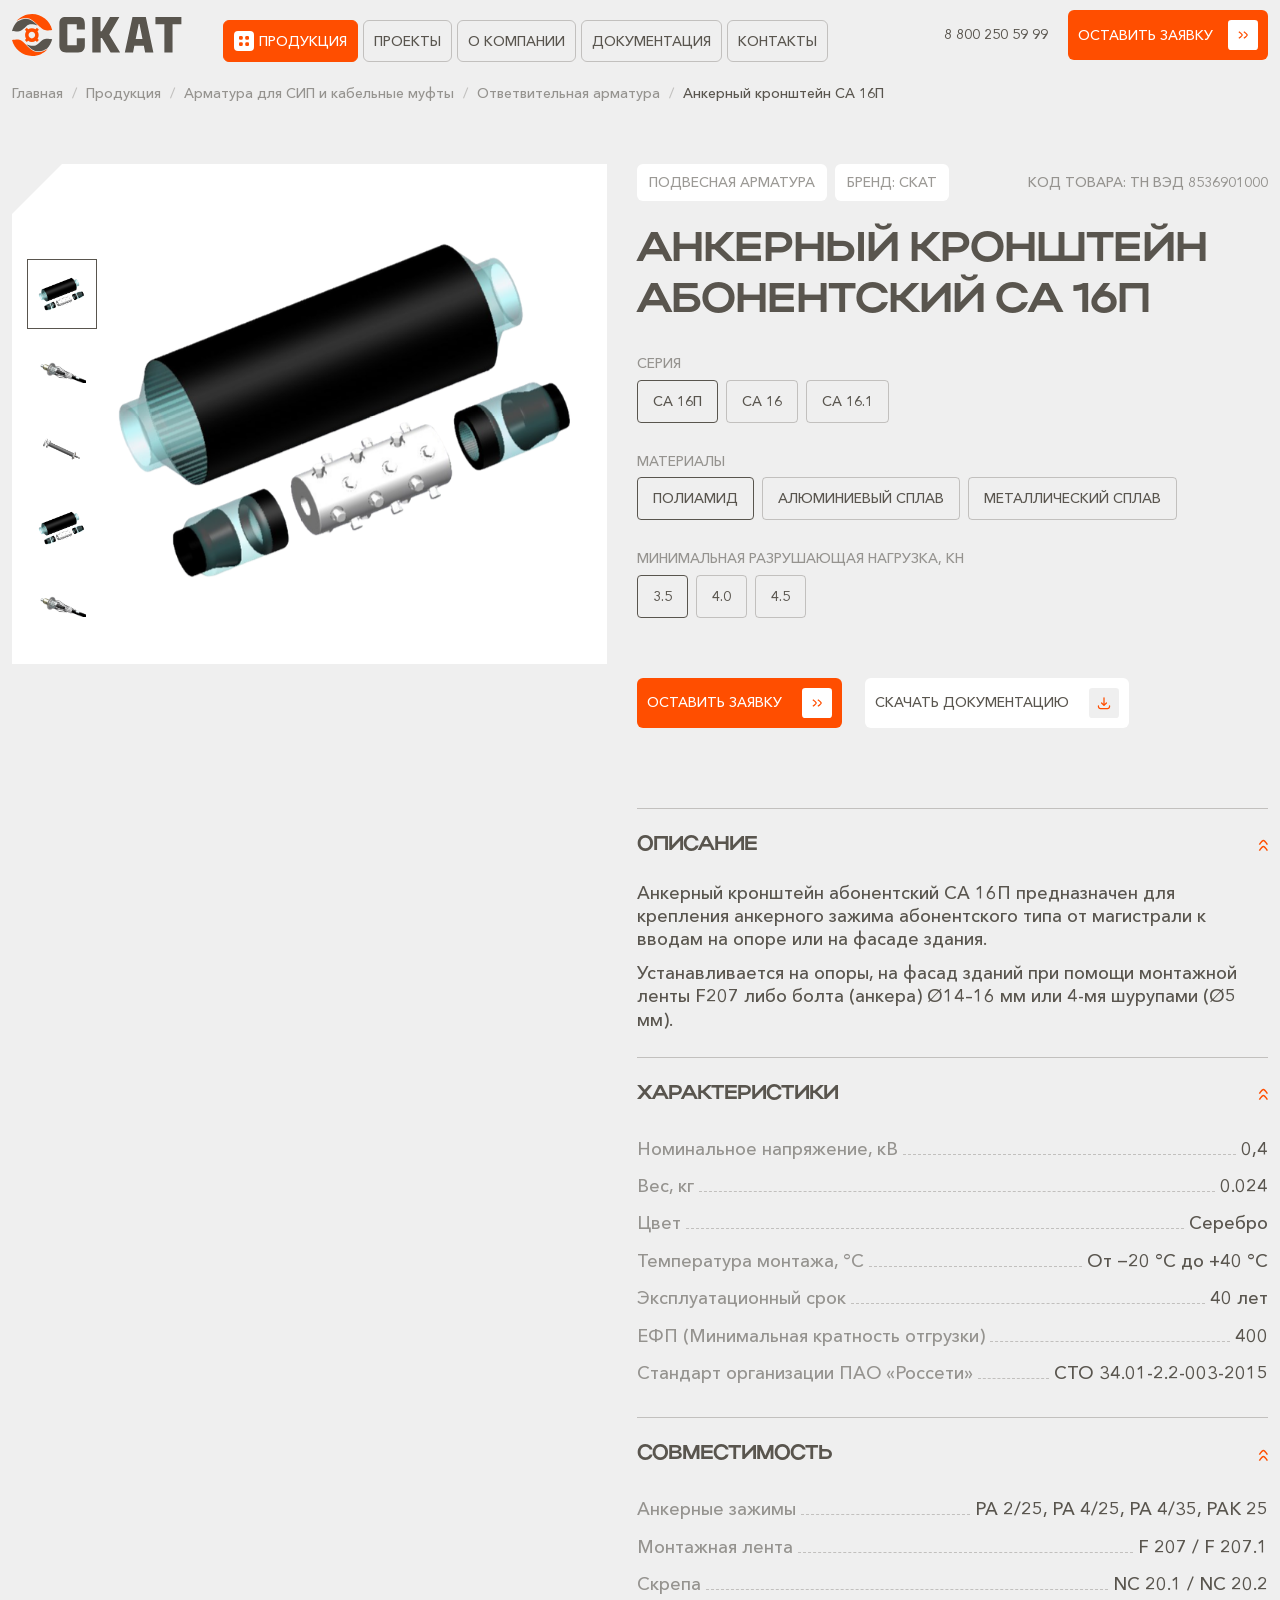
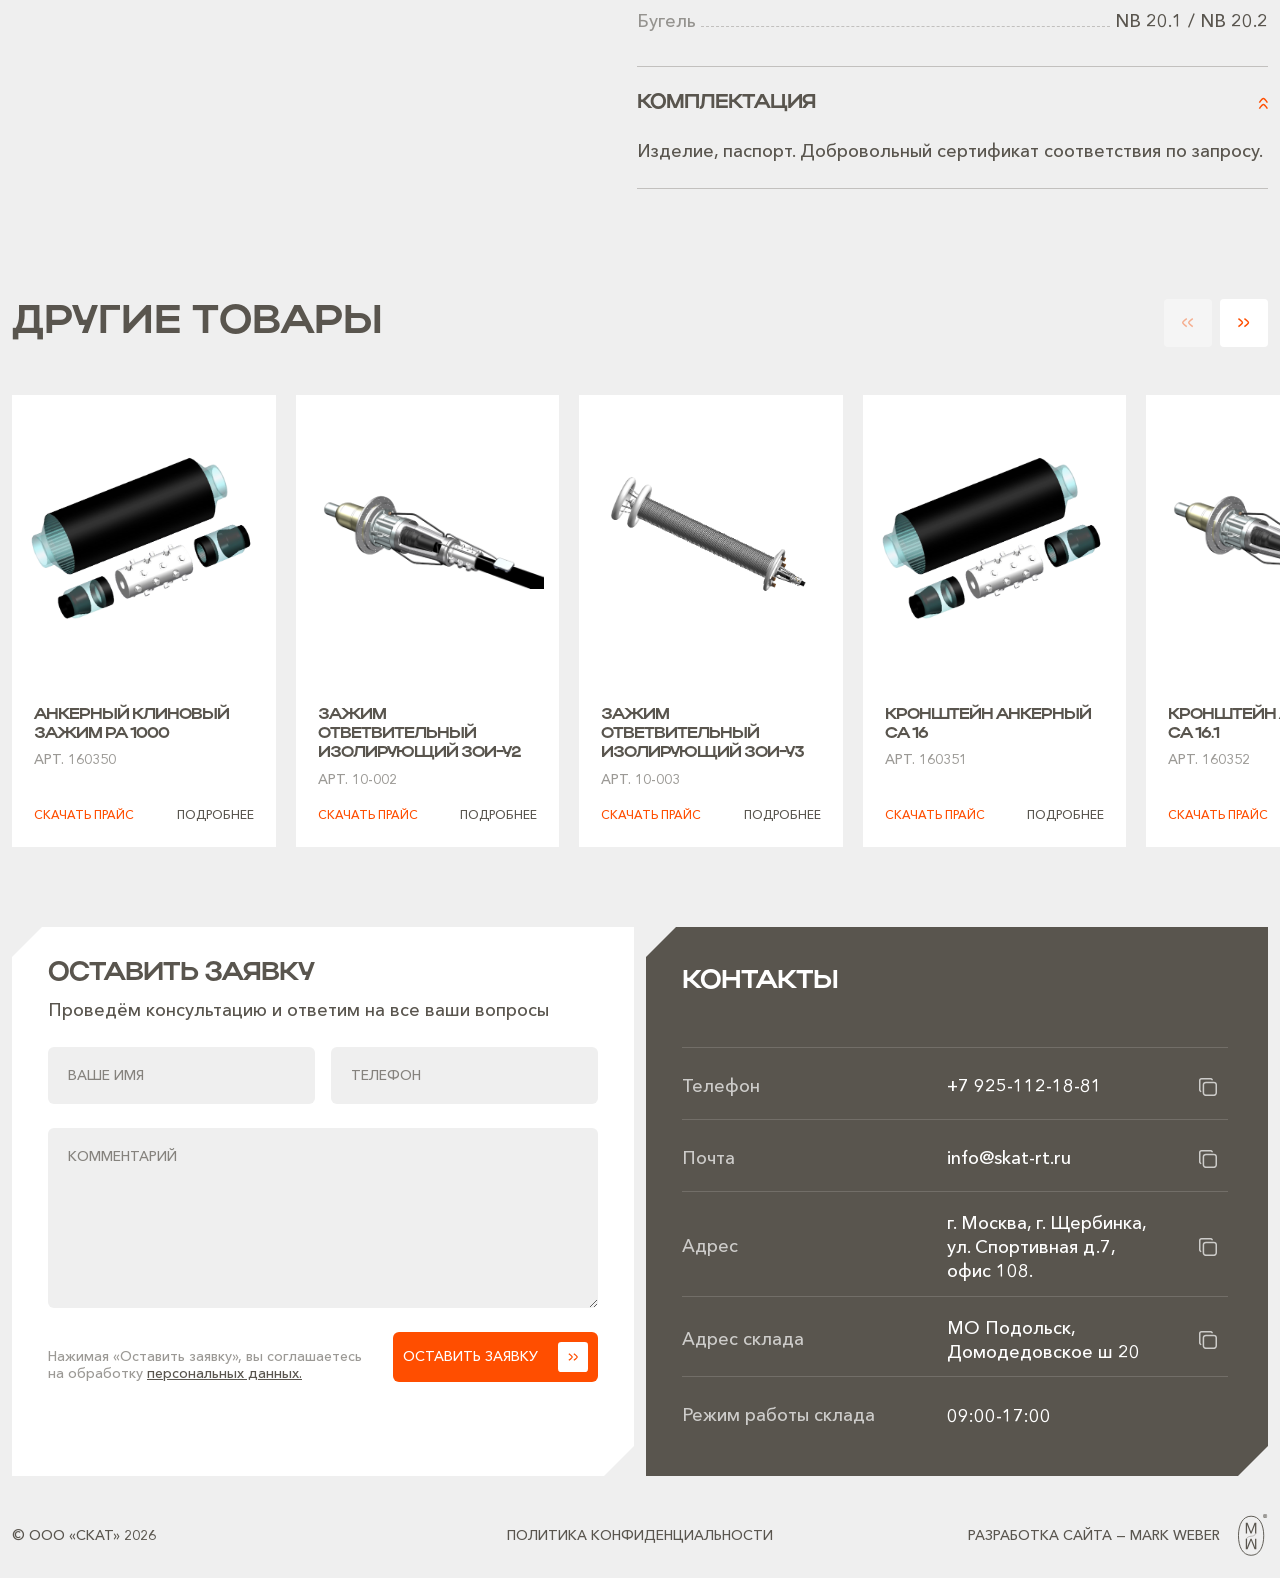
<file: product1.html>
<!DOCTYPE html>
<html lang="ru">
	<head>
		<meta charset="UTF-8" />
		<meta name="viewport" content="width=device-width, initial-scale=1.0" />
		<title>Анкерный кронштейн CA 16П — СКАТ</title>
		<link rel="stylesheet" href="styles/swiper-bundle.min.css" />
		<link rel="stylesheet" href="styles/aos.css" />
		<link rel="stylesheet" href="styles/styles.css?ver=v2" />
	</head>
	<body>
		<!-- Header -->
		<header class="header">
			<div class="container container-lg">
				<div class="row header-row">
					<div class="col-5 col-md-2 col-lg-2 col-xl-3 header-row__logo">
						<a href="#" class="header-logo">
							<img
								src="images/logo-skat.svg"
								alt="СКАТ"
								width="131"
								height="32"
							/>
						</a>
					</div>
					<div class="col-12 col-md-6 col-lg-6 col-xl-6 header-row__nav">
						<nav class="menu">
							<a href="#" class="menu-item menu-item-selected">
								<span class="menu-icon">
									<img
										src="images/icon-menu-grid.svg"
										alt=""
										width="10"
										height="10"
									/>
								</span>
								продукция
							</a>
							<a href="#" class="menu-item">проекты</a>
							<a href="#" class="menu-item">о компании</a>
							<a href="#" class="menu-item">документация</a>
							<a href="contacts1.html" class="menu-item">Контакты</a>
						</nav>
					</div>
					<div class="col-7 col-md-10 col-lg-4 col-xl-3 header-row__right">
						<div class="header-right">
							<a href="tel:+78002505999" class="phone">8 800 250 59 99</a>
							<button
								type="button"
								class="burger-btn"
								aria-label="Открыть меню"
							>
								<span class="burger-btn__line burger-btn__line--top"></span>
								<span class="burger-btn__line burger-btn__line--bottom"></span>
							</button>
							<button class="btn btn-primary feedback-btn">
								Оставить заявку
								<img
									src="images/icon-arrow-double.svg"
									alt=""
									width="36"
									height="36"
								/>
							</button>
						</div>
					</div>
				</div>
			</div>
			<div
				class="mobile-menu-overlay"
				id="mobile-menu-overlay"
				aria-hidden="true"
			></div>
			<div class="mobile-menu-panel" id="mobile-menu-panel" aria-hidden="true">
				<nav class="menu">
					<a href="#" class="menu-item menu-item-selected">
						<span class="menu-icon">
							<img
								src="images/icon-menu-grid.svg"
								alt=""
								width="10"
								height="10"
							/>
						</span>
						продукция
					</a>
					<a href="#" class="menu-item">проекты</a>
					<a href="#" class="menu-item">о компании</a>
					<a href="#" class="menu-item">документация</a>
					<a href="contacts1.html" class="menu-item">Контакты</a>
				</nav>
				<a href="#" class="btn btn-primary feedback-btn">
					Оставить заявку
					<img
						src="images/icon-arrow-double.svg"
						alt=""
						width="36"
						height="36"
					/>
				</a>
			</div>
		</header>

		<!-- ─── Страница товара ─── -->
		<section class="pd-section">
			<div class="container container-lg">
				<!-- Хлебные крошки -->
				<div class="row">
					<div class="col-12">
						<nav
							class="cat-breadcrumbs"
							aria-label="Хлебные крошки"
							data-aos="fade-up"
						>
							<a href="#" class="cat-breadcrumbs__link">Главная</a>
							<span class="cat-breadcrumbs__sep">/</span>
							<a href="#" class="cat-breadcrumbs__link">Продукция</a>
							<span class="cat-breadcrumbs__sep">/</span>
							<a href="#" class="cat-breadcrumbs__link"
								>Арматура для СИП и кабельные муфты</a
							>
							<span class="cat-breadcrumbs__sep">/</span>
							<a href="catalog1.html" class="cat-breadcrumbs__link"
								>Ответвительная арматура</a
							>
							<span class="cat-breadcrumbs__sep">/</span>
							<span class="cat-breadcrumbs__current"
								>Анкерный кронштейн CA 16П</span
							>
						</nav>
					</div>
				</div>

				<!-- Основной блок: галерея + контент -->
				<div class="pd-main-row">
					<!-- ── Галерея ── -->
					<div class="pd-gallery-col" data-aos="fade-up" data-aos-delay="100">
						<div class="pd-gallery corner-tl-50">
							<!-- Вертикальные миниатюры -->
							<div class="swiper pd-thumbs-swiper" id="pd-thumbs-swiper">
								<div class="swiper-wrapper">
									<div class="swiper-slide pd-thumb-slide">
										<img src="images/product1.png" alt="Фото 1" />
									</div>
									<div class="swiper-slide pd-thumb-slide">
										<img src="images/product2.png" alt="Фото 2" />
									</div>
									<div class="swiper-slide pd-thumb-slide">
										<img src="images/product3.png" alt="Фото 3" />
									</div>
									<div class="swiper-slide pd-thumb-slide">
										<img src="images/product1.png" alt="Фото 4" />
									</div>
									<div class="swiper-slide pd-thumb-slide">
										<img src="images/product2.png" alt="Фото 5" />
									</div>
								</div>
							</div>

							<!-- Главный слайдер -->
							<div class="pd-main-swiper">
								<div class="swiper" id="pd-main-swiper">
									<div class="swiper-wrapper">
										<div class="swiper-slide pd-main-slide">
											<img src="images/product1.png" alt="CA 16П — вид 1" />
										</div>
										<div class="swiper-slide pd-main-slide">
											<img src="images/product2.png" alt="CA 16П — вид 2" />
										</div>
										<div class="swiper-slide pd-main-slide">
											<img src="images/product3.png" alt="CA 16П — вид 3" />
										</div>
										<div class="swiper-slide pd-main-slide">
											<img src="images/product1.png" alt="CA 16П — вид 4" />
										</div>
										<div class="swiper-slide pd-main-slide">
											<img src="images/product2.png" alt="CA 16П — вид 5" />
										</div>
									</div>
								</div>
								<!-- Стрелки (только mobile, вне swiper чтоб не обрезались)
								<button
									class="pd-gallery-btn pd-gallery-prev"
									aria-label="Предыдущее фото"
								>
									<svg
										width="10"
										height="18"
										viewBox="0 0 10 18"
										fill="none"
										xmlns="http://www.w3.org/2000/svg"
									>
										<path
											d="M9 1L1 9L9 17"
											stroke="currentColor"
											stroke-width="1.5"
											stroke-linecap="round"
											stroke-linejoin="round"
										/>
									</svg>
								</button>
								<button
									class="pd-gallery-btn pd-gallery-next"
									aria-label="Следующее фото"
								>
									<svg
										width="10"
										height="18"
										viewBox="0 0 10 18"
										fill="none"
										xmlns="http://www.w3.org/2000/svg"
									>
										<path
											d="M1 1L9 9L1 17"
											stroke="currentColor"
											stroke-width="1.5"
											stroke-linecap="round"
											stroke-linejoin="round"
										/>
									</svg>
								</button> -->
							</div>
						</div>
					</div>

					<!-- ── Контент товара ── -->
					<div class="pd-content-col" data-aos="fade-up" data-aos-delay="150">
						<!-- Метки и код -->
						<div class="pd-meta-row">
							<div class="pd-tags">
								<span class="pd-tag">Подвесная арматура</span>
								<span class="pd-tag">бренд: скат</span>
							</div>
							<div class="pd-sku">
								КОД ТОВАРА:&nbsp;<span>ТН ВЭД 8536901000</span>
							</div>
						</div>

						<!-- Название -->
						<div class="pd-title-row">
							<h1 class="pd-title">Анкерный кронштейн абонентский CA 16П</h>
							<div class="pd-sku">
								КОД ТОВАРА:&nbsp;<span>ТН ВЭД 8536901000</span>
							</div>
							</div>

						<!-- Варианты -->
						<div class="pd-variants">
							<!-- Серия -->
							<div class="pd-variant-group">
								<p class="pd-variant-label">Серия</p>
								<div class="pd-variant-options" role="group" aria-label="Серия">
									<button
										class="pd-variant-btn pd-variant-btn--active"
										type="button"
										data-group="seria"
										data-value="CA16P"
									>
										CA 16П
									</button>
									<button
										class="pd-variant-btn"
										type="button"
										data-group="seria"
										data-value="CA16"
									>
										CA 16
									</button>
									<button
										class="pd-variant-btn"
										type="button"
										data-group="seria"
										data-value="CA161"
									>
										CA 16.1
									</button>
								</div>
							</div>

							<!-- Материалы -->
							<div class="pd-variant-group">
								<p class="pd-variant-label">Материалы</p>
								<div
									class="pd-variant-options"
									role="group"
									aria-label="Материалы"
								>
									<button
										class="pd-variant-btn pd-variant-btn--active"
										type="button"
										data-group="material"
										data-value="polyamide"
									>
										Полиамид
									</button>
									<button
										class="pd-variant-btn"
										type="button"
										data-group="material"
										data-value="aluminium"
									>
										Алюминиевый сплав
									</button>
									<button
										class="pd-variant-btn"
										type="button"
										data-group="material"
										data-value="metal"
									>
										Металлический сплав
									</button>
								</div>
							</div>

							<!-- Нагрузка -->
							<div class="pd-variant-group">
								<p class="pd-variant-label">
									Минимальная разрушающая нагрузка, кН
								</p>
								<div
									class="pd-variant-options"
									role="group"
									aria-label="Нагрузка"
								>
									<button
										class="pd-variant-btn pd-variant-btn--active"
										type="button"
										data-group="load"
										data-value="3.5"
									>
										3.5
									</button>
									<button
										class="pd-variant-btn"
										type="button"
										data-group="load"
										data-value="4.0"
									>
										4.0
									</button>
									<button
										class="pd-variant-btn"
										type="button"
										data-group="load"
										data-value="4.5"
									>
										4.5
									</button>
								</div>
							</div>
						</div>
						<!-- /pd-variants -->

						<!-- Кнопки действий -->
						<div class="pd-actions">
							<button
								class="pd-btn-request btn btn-primary feedback-btn"
								type="button"
							>
								Оставить заявку
								<img
									src="images/icon-arrow-double.svg"
									alt=""
									width="36"
									height="36"
								/>
							</button>
							<button class="btn btn-white pd-btn-doc" type="button">
								Скачать документацию
								<img
									src="images/icon-download.svg"
									alt=""
									width="36"
									height="36"
								/>
							</button>
						</div>

						<!-- Аккордеоны -->
						<div class="pd-accordions">
							<!-- 1. Описание -->
							<div class="pd-accordion pd-accordion--open">
								<button
									class="pd-accordion__head"
									type="button"
									aria-expanded="true"
								>
									<span class="pd-accordion__title">Описание</span>
									<svg
										class="pd-accordion__arrow"
										width="10"
										height="12"
										viewBox="0 0 10 12"
										fill="none"
										xmlns="http://www.w3.org/2000/svg"
									>
										<path
											d="M8.61523 0.429688C8.61523 0.429688 5.81523 4.42969 4.61523 4.42969C3.41523 4.42969 0.615234 0.429687 0.615234 0.429687"
											stroke="#FF4E00"
											stroke-width="1.5"
										/>
										<path
											d="M8.61523 6.42969C8.61523 6.42969 5.81523 10.4297 4.61523 10.4297C3.41523 10.4297 0.615234 6.42969 0.615234 6.42969"
											stroke="#FF4E00"
											stroke-width="1.5"
										/>
									</svg>
								</button>
								<div class="pd-accordion__body">
									<div class="pd-accordion__body-inner">
										<p class="pd-accordion__text">
											Анкерный кронштейн абонентский CA 16П предназначен для
											крепления анкерного зажима абонентского типа от магистрали
											к вводам на опоре или на фасаде здания.
										</p>
										<p class="pd-accordion__text">
											Устанавливается на опоры, на фасад зданий при помощи
											монтажной ленты F207 либо болта (анкера) Ø14–16 мм или
											4-мя шурупами (Ø5 мм).
										</p>
									</div>
								</div>
							</div>

							<!-- 2. Характеристики -->
							<div class="pd-accordion pd-accordion--open">
								<button
									class="pd-accordion__head"
									type="button"
									aria-expanded="false"
								>
									<span class="pd-accordion__title">Характеристики</span>
									<svg
										class="pd-accordion__arrow"
										width="10"
										height="12"
										viewBox="0 0 10 12"
										fill="none"
										xmlns="http://www.w3.org/2000/svg"
									>
										<path
											d="M8.61523 0.429688C8.61523 0.429688 5.81523 4.42969 4.61523 4.42969C3.41523 4.42969 0.615234 0.429687 0.615234 0.429687"
											stroke="#FF4E00"
											stroke-width="1.5"
										/>
										<path
											d="M8.61523 6.42969C8.61523 6.42969 5.81523 10.4297 4.61523 10.4297C3.41523 10.4297 0.615234 6.42969 0.615234 6.42969"
											stroke="#FF4E00"
											stroke-width="1.5"
										/>
									</svg>
								</button>
								<div class="pd-accordion__body">
									<div class="pd-accordion__body-inner">
										<div class="pd-spec-table">
											<div class="pd-spec-row">
												<span class="pd-spec-key"
													>Номинальное напряжение, кВ</span
												>
												<span class="pd-spec-dots"></span>
												<span class="pd-spec-val">0,4</span>
											</div>
											<div class="pd-spec-row">
												<span class="pd-spec-key">Вес, кг</span>
												<span class="pd-spec-dots"></span>
												<span class="pd-spec-val">0.024</span>
											</div>
											<div class="pd-spec-row">
												<span class="pd-spec-key">Цвет</span>
												<span class="pd-spec-dots"></span>
												<span class="pd-spec-val">Серебро</span>
											</div>
											<div class="pd-spec-row">
												<span class="pd-spec-key">Температура монтажа, °С</span>
												<span class="pd-spec-dots"></span>
												<span class="pd-spec-val">От −20 °С до +40 °С</span>
											</div>
											<div class="pd-spec-row">
												<span class="pd-spec-key">Эксплуатационный срок</span>
												<span class="pd-spec-dots"></span>
												<span class="pd-spec-val">40 лет</span>
											</div>
											<div class="pd-spec-row">
												<span class="pd-spec-key">
													ЕФП (Минимальная кратность отгрузки)
												</span>
												<span class="pd-spec-dots"></span>
												<span class="pd-spec-val">400</span>
											</div>
											<div class="pd-spec-row">
												<span class="pd-spec-key">
													Стандарт организации ПАО «Россети»
												</span>
												<span class="pd-spec-dots"></span>
												<span class="pd-spec-val">СТО 34.01-2.2-003-2015</span>
											</div>
										</div>
									</div>
								</div>
							</div>

							<!-- 3. Совместимость -->
							<div class="pd-accordion pd-accordion--open">
								<button
									class="pd-accordion__head"
									type="button"
									aria-expanded="false"
								>
									<span class="pd-accordion__title">Совместимость</span>
									<svg
										class="pd-accordion__arrow"
										width="10"
										height="12"
										viewBox="0 0 10 12"
										fill="none"
										xmlns="http://www.w3.org/2000/svg"
									>
										<path
											d="M8.61523 0.429688C8.61523 0.429688 5.81523 4.42969 4.61523 4.42969C3.41523 4.42969 0.615234 0.429687 0.615234 0.429687"
											stroke="#FF4E00"
											stroke-width="1.5"
										/>
										<path
											d="M8.61523 6.42969C8.61523 6.42969 5.81523 10.4297 4.61523 10.4297C3.41523 10.4297 0.615234 6.42969 0.615234 6.42969"
											stroke="#FF4E00"
											stroke-width="1.5"
										/>
									</svg>
								</button>
								<div class="pd-accordion__body">
									<div class="pd-accordion__body-inner">
										<div class="pd-spec-table">
											<div class="pd-spec-row">
												<span class="pd-spec-key">Анкерные зажимы</span>
												<span class="pd-spec-dots"></span>
												<span class="pd-spec-val">
													РА 2/25, РА 4/25, РА 4/35, РАК 25
												</span>
											</div>
											<div class="pd-spec-row">
												<span class="pd-spec-key">Монтажная лента</span>
												<span class="pd-spec-dots"></span>
												<span class="pd-spec-val">F 207 / F 207.1</span>
											</div>
											<div class="pd-spec-row">
												<span class="pd-spec-key">Скрепа</span>
												<span class="pd-spec-dots"></span>
												<span class="pd-spec-val">NC 20.1 / NC 20.2</span>
											</div>
											<div class="pd-spec-row">
												<span class="pd-spec-key">Бугель</span>
												<span class="pd-spec-dots"></span>
												<span class="pd-spec-val">NВ 20.1 / NВ 20.2</span>
											</div>
										</div>
									</div>
								</div>
							</div>

							<!-- 4. Комплектация -->
							<div class="pd-accordion pd-accordion--open">
								<button
									class="pd-accordion__head"
									type="button"
									aria-expanded="false"
								>
									<span class="pd-accordion__title">Комплектация</span>
									<svg
										class="pd-accordion__arrow"
										width="10"
										height="12"
										viewBox="0 0 10 12"
										fill="none"
										xmlns="http://www.w3.org/2000/svg"
									>
										<path
											d="M8.61523 0.429688C8.61523 0.429688 5.81523 4.42969 4.61523 4.42969C3.41523 4.42969 0.615234 0.429687 0.615234 0.429687"
											stroke="#FF4E00"
											stroke-width="1.5"
										/>
										<path
											d="M8.61523 6.42969C8.61523 6.42969 5.81523 10.4297 4.61523 10.4297C3.41523 10.4297 0.615234 6.42969 0.615234 6.42969"
											stroke="#FF4E00"
											stroke-width="1.5"
										/>
									</svg>
								</button>
								<div class="pd-accordion__body">
									<div class="pd-accordion__body-inner">
										<p class="pd-accordion__text">
											Изделие, паспорт. Добровольный сертификат соответствия по
											запросу.
										</p>
									</div>
								</div>
							</div>
						</div>
						<!-- /pd-accordions -->
					</div>
					<!-- /pd-content-col -->
				</div>
				<!-- /pd-main-row -->
			</div>
			<!-- /container -->
		</section>

		<!-- ─── Другие товары ─── -->
		<section class="pd-related">
			<div class="container container-lg">
				<div class="pd-related-header" data-aos="fade-up">
					<h2 class="pd-related-title">Другие товары</h2>
					<div class="pd-related-nav">
						<button
							class="pd-related-btn pd-related-prev"
							aria-label="Предыдущие товары"
						>
							<svg
								width="12"
								height="10"
								viewBox="0 0 12 10"
								fill="none"
								xmlns="http://www.w3.org/2000/svg"
							>
								<path
									d="M10.75 0.615234C10.75 0.615234 6.75 3.41523 6.75 4.61523C6.75 5.81523 10.75 8.61523 10.75 8.61523"
									stroke="#FF4E00"
									stroke-width="1.5"
								/>
								<path
									d="M4.75 0.615234C4.75 0.615234 0.75 3.41523 0.75 4.61523C0.75 5.81523 4.75 8.61523 4.75 8.61523"
									stroke="#FF4E00"
									stroke-width="1.5"
								/>
							</svg>
						</button>
						<button
							class="pd-related-btn pd-related-next"
							aria-label="Следующие товары"
						>
							<svg
								width="12"
								height="10"
								viewBox="0 0 12 10"
								fill="none"
								xmlns="http://www.w3.org/2000/svg"
							>
								<path
									d="M0.429688 0.615234C0.429688 0.615234 4.42969 3.41523 4.42969 4.61523C4.42969 5.81523 0.429688 8.61523 0.429688 8.61523"
									stroke="#FF4E00"
									stroke-width="1.5"
								/>
								<path
									d="M6.42969 0.615234C6.42969 0.615234 10.4297 3.41523 10.4297 4.61523C10.4297 5.81523 6.42969 8.61523 6.42969 8.61523"
									stroke="#FF4E00"
									stroke-width="1.5"
								/>
							</svg>
						</button>
					</div>
				</div>
				<div
					class="swiper pd-related-swiper"
					data-aos="fade-up"
					data-aos-delay="100"
				>
					<div class="swiper-wrapper">
						<div class="swiper-slide">
							<div class="cat-card" data-aos="fade-up" data-aos-delay="0">
								<div class="cat-card__img">
									<img src="images/product1.png" alt="Товар 1" />
								</div>
								<div class="cat-card__body">
									<div class="cat-card__body-top">
										<h3 class="cat-card__name">
											Анкерный клиновый зажим PA 1000
										</h3>
										<p class="cat-card__num">Арт. 160350</p>
									</div>
									<div class="cat-card__actions">
										<a href="#" class="cat-btn-price">Скачать прайс</a>
										<a href="#" class="cat-btn-detail">Подробнее</a>
									</div>
								</div>
							</div>
						</div>
						<div class="swiper-slide">
							<div class="cat-card" data-aos="fade-up" data-aos-delay="75">
								<div class="cat-card__img">
									<img src="images/product2.png" alt="Товар 2" />
								</div>
								<div class="cat-card__body">
									<div class="cat-card__body-top">
										<h3 class="cat-card__name">
											Зажим ответвительный изолирующий ЗОИ-У2
										</h3>
										<p class="cat-card__num">Арт. 10-002</p>
									</div>
									<div class="cat-card__actions">
										<a href="#" class="cat-btn-price">Скачать прайс</a>
										<a href="#" class="cat-btn-detail">Подробнее</a>
									</div>
								</div>
							</div>
						</div>
						<div class="swiper-slide">
							<div class="cat-card" data-aos="fade-up" data-aos-delay="150">
								<div class="cat-card__img">
									<img src="images/product3.png" alt="Товар 3" />
								</div>
								<div class="cat-card__body">
									<div class="cat-card__body-top">
										<h3 class="cat-card__name">
											Зажим ответвительный изолирующий ЗОИ-У3
										</h3>
										<p class="cat-card__num">Арт. 10-003</p>
									</div>
									<div class="cat-card__actions">
										<a href="#" class="cat-btn-price">Скачать прайс</a>
										<a href="#" class="cat-btn-detail">Подробнее</a>
									</div>
								</div>
							</div>
						</div>
						<div class="swiper-slide">
							<div class="cat-card" data-aos="fade-up" data-aos-delay="225">
								<div class="cat-card__img">
									<img src="images/product1.png" alt="Товар 4" />
								</div>
								<div class="cat-card__body">
									<div class="cat-card__body-top">
										<h3 class="cat-card__name">Кронштейн анкерный CA 16</h3>
										<p class="cat-card__num">Арт. 160351</p>
									</div>
									<div class="cat-card__actions">
										<a href="#" class="cat-btn-price">Скачать прайс</a>
										<a href="#" class="cat-btn-detail">Подробнее</a>
									</div>
								</div>
							</div>
						</div>
						<div class="swiper-slide">
							<div class="cat-card" data-aos="fade-up" data-aos-delay="300">
								<div class="cat-card__img">
									<img src="images/product2.png" alt="Товар 5" />
								</div>
								<div class="cat-card__body">
									<div class="cat-card__body-top">
										<h3 class="cat-card__name">Кронштейн анкерный CA 16.1</h3>
										<p class="cat-card__num">Арт. 160352</p>
									</div>
									<div class="cat-card__actions">
										<a href="#" class="cat-btn-price">Скачать прайс</a>
										<a href="#" class="cat-btn-detail">Подробнее</a>
									</div>
								</div>
							</div>
						</div>
						<div class="swiper-slide">
							<div class="cat-card" data-aos="fade-up" data-aos-delay="375">
								<div class="cat-card__img">
									<img src="images/product3.png" alt="Товар 6" />
								</div>
								<div class="cat-card__body">
									<div class="cat-card__body-top">
										<h3 class="cat-card__name">Зажим анкерный РА 4/35</h3>
										<p class="cat-card__num">Арт. 160353</p>
									</div>
									<div class="cat-card__actions">
										<a href="#" class="cat-btn-price">Скачать прайс</a>
										<a href="#" class="cat-btn-detail">Подробнее</a>
									</div>
								</div>
							</div>
						</div>
						<div class="swiper-slide">
							<div class="cat-card" data-aos="fade-up" data-aos-delay="450">
								<div class="cat-card__img">
									<img src="images/product1.png" alt="Товар 7" />
								</div>
								<div class="cat-card__body">
									<div class="cat-card__body-top">
										<h3 class="cat-card__name">Зажим прокалывающий ЗОП-У1</h3>
										<p class="cat-card__num">Арт. 160354</p>
									</div>
									<div class="cat-card__actions">
										<a href="#" class="cat-btn-price">Скачать прайс</a>
										<a href="#" class="cat-btn-detail">Подробнее</a>
									</div>
								</div>
							</div>
						</div>
						<div class="swiper-slide">
							<div class="cat-card" data-aos="fade-up" data-aos-delay="525">
								<div class="cat-card__img">
									<img src="images/product2.png" alt="Товар 8" />
								</div>
								<div class="cat-card__body">
									<div class="cat-card__body-top">
										<h3 class="cat-card__name">Монтажная лента F 207</h3>
										<p class="cat-card__num">Арт. 160355</p>
									</div>
									<div class="cat-card__actions">
										<a href="#" class="cat-btn-price">Скачать прайс</a>
										<a href="#" class="cat-btn-detail">Подробнее</a>
									</div>
								</div>
							</div>
						</div>
					</div>
				</div>
			</div>
		</section>

		<!-- ======================== REQUEST FORM + MAP ======================== -->
		<section class="feedback-section">
			<div class="container">
				<div class="row">
					<div class="col-12 col-md-6 col-lg-6 col-xl-6" data-aos="fade-up" data-aos-delay="100">
						<div class="request-form-wrapper corner-tl-30 corner-br-30" style="height: 100%">
							<h3 class="request-title h3">Оставить заявку</h3>
							<p class="request-subtitle">
								Проведём консультацию и ответим на все ваши вопросы
							</p>
							<form class="request-form">
								<div class="request-form-row request-form-row--two">
									<div class="request-field">
										<input type="text" id="request-name" name="name" placeholder="Ваше имя" />
									</div>
									<div class="request-field">
										<input type="tel" id="request-phone" name="phone" placeholder="Телефон" />
									</div>
								</div>
								<div class="request-form-row">
									<div class="request-field">
										<textarea id="request-comment" name="comment" rows="4" placeholder="Комментарий"></textarea>
									</div>
								</div>
								<div class="request-form-bottom">
									<p class="request-policy text-14">
										Нажимая «Оставить заявку», вы соглашаетесь на обработку
										<a href="#">персональных данных.</a>
									</p>
									<div class="request-form-actions">
										<button type="submit" class="btn btn-primary">
											Оставить заявку
											<img src="images/icon-arrow-double.svg" alt="Отправить" width="36" height="36" />
										</button>
									</div>
								</div>
							</form>
						</div>
					</div>
		
					<div class="col-12 col-md-6 col-lg-6 col-xl-6" data-aos="fade-up" data-aos-delay="300">
						<div class="contacts-info-block contacts-info-block--dark corner-tl-30 corner-br-30">
							<h3 class="contacts-info-title">Контакты</h3>
							<div class="contacts-table">
								<div class="contacts-table-row">
									<div class="contacts-table-cell contacts-table-cell--label">
										Телефон
									</div>
									<div class="contacts-table-cell contacts-table-cell--value">
										+7 925-112-18-81
									</div>
									<div class="contacts-table-cell contacts-table-cell--action">
										<button type="button" class="contacts-copy-btn" data-copy="+79251121881" aria-label="Копировать">
											<svg class="contacts-copy-btn-icon" width="18" height="18" viewBox="0 0 18 18" fill="none"
												xmlns="http://www.w3.org/2000/svg">
												<path
													d="M4.41602 6.86174C4.41602 6.21335 4.67359 5.59152 5.13207 5.13304C5.59055 4.67456 6.21238 4.41699 6.86077 4.41699H14.8046C15.1256 4.41699 15.4436 4.48023 15.7402 4.60309C16.0368 4.72595 16.3063 4.90603 16.5333 5.13304C16.7603 5.36006 16.9404 5.62957 17.0633 5.92618C17.1861 6.22279 17.2493 6.54069 17.2493 6.86174V14.8056C17.2493 15.1266 17.1861 15.4445 17.0633 15.7411C16.9404 16.0378 16.7603 16.3073 16.5333 16.5343C16.3063 16.7613 16.0368 16.9414 15.7402 17.0642C15.4436 17.1871 15.1256 17.2503 14.8046 17.2503H6.86077C6.53972 17.2503 6.22181 17.1871 5.9252 17.0642C5.62859 16.9414 5.35908 16.7613 5.13207 16.5343C4.90505 16.3073 4.72497 16.0378 4.60211 15.7411C4.47925 15.4445 4.41602 15.1266 4.41602 14.8056V6.86174Z"
													stroke="currentColor" stroke-width="1.5" stroke-linecap="round" stroke-linejoin="round"></path>
												<path
													d="M1.67767 13.3422C1.39625 13.1824 1.16218 12.9508 0.999242 12.6711C0.836305 12.3915 0.750311 12.0737 0.75 11.75V2.58333C0.75 1.575 1.575 0.75 2.58333 0.75H11.75C12.4375 0.75 12.8115 1.10292 13.125 1.66667"
													stroke="currentColor" stroke-width="1.5" stroke-linecap="round" stroke-linejoin="round"></path>
											</svg>
										</button>
									</div>
								</div>
		
								<div class="contacts-table-row">
									<div class="contacts-table-cell contacts-table-cell--label">
										Почта
									</div>
									<div class="contacts-table-cell contacts-table-cell--value">
										info@skat-rt.ru
									</div>
									<div class="contacts-table-cell contacts-table-cell--action">
										<button type="button" class="contacts-copy-btn" data-copy="info@skat-rt.ru" aria-label="Копировать">
											<svg class="contacts-copy-btn-icon" width="18" height="18" viewBox="0 0 18 18" fill="none"
												xmlns="http://www.w3.org/2000/svg">
												<path
													d="M4.41602 6.86174C4.41602 6.21335 4.67359 5.59152 5.13207 5.13304C5.59055 4.67456 6.21238 4.41699 6.86077 4.41699H14.8046C15.1256 4.41699 15.4436 4.48023 15.7402 4.60309C16.0368 4.72595 16.3063 4.90603 16.5333 5.13304C16.7603 5.36006 16.9404 5.62957 17.0633 5.92618C17.1861 6.22279 17.2493 6.54069 17.2493 6.86174V14.8056C17.2493 15.1266 17.1861 15.4445 17.0633 15.7411C16.9404 16.0378 16.7603 16.3073 16.5333 16.5343C16.3063 16.7613 16.0368 16.9414 15.7402 17.0642C15.4436 17.1871 15.1256 17.2503 14.8046 17.2503H6.86077C6.53972 17.2503 6.22181 17.1871 5.9252 17.0642C5.62859 16.9414 5.35908 16.7613 5.13207 16.5343C4.90505 16.3073 4.72497 16.0378 4.60211 15.7411C4.47925 15.4445 4.41602 15.1266 4.41602 14.8056V6.86174Z"
													stroke="currentColor" stroke-width="1.5" stroke-linecap="round" stroke-linejoin="round"></path>
												<path
													d="M1.67767 13.3422C1.39625 13.1824 1.16218 12.9508 0.999242 12.6711C0.836305 12.3915 0.750311 12.0737 0.75 11.75V2.58333C0.75 1.575 1.575 0.75 2.58333 0.75H11.75C12.4375 0.75 12.8115 1.10292 13.125 1.66667"
													stroke="currentColor" stroke-width="1.5" stroke-linecap="round" stroke-linejoin="round"></path>
											</svg>
										</button>
									</div>
								</div>
		
								<div class="contacts-table-row">
									<div class="contacts-table-cell contacts-table-cell--label">
										Адрес
									</div>
									<div class="contacts-table-cell contacts-table-cell--value">
										г. Москва, г. Щербинка,<br>ул. Спортивная д.7, офис 108.
									</div>
									<div class="contacts-table-cell contacts-table-cell--action">
										<button type="button" class="contacts-copy-btn"
											data-copy="г. Москва, г. Щербинка, ул. Спортивная д.7, офис 108." aria-label="Копировать">
											<svg class="contacts-copy-btn-icon" width="18" height="18" viewBox="0 0 18 18" fill="none"
												xmlns="http://www.w3.org/2000/svg">
												<path
													d="M4.41602 6.86174C4.41602 6.21335 4.67359 5.59152 5.13207 5.13304C5.59055 4.67456 6.21238 4.41699 6.86077 4.41699H14.8046C15.1256 4.41699 15.4436 4.48023 15.7402 4.60309C16.0368 4.72595 16.3063 4.90603 16.5333 5.13304C16.7603 5.36006 16.9404 5.62957 17.0633 5.92618C17.1861 6.22279 17.2493 6.54069 17.2493 6.86174V14.8056C17.2493 15.1266 17.1861 15.4445 17.0633 15.7411C16.9404 16.0378 16.7603 16.3073 16.5333 16.5343C16.3063 16.7613 16.0368 16.9414 15.7402 17.0642C15.4436 17.1871 15.1256 17.2503 14.8046 17.2503H6.86077C6.53972 17.2503 6.22181 17.1871 5.9252 17.0642C5.62859 16.9414 5.35908 16.7613 5.13207 16.5343C4.90505 16.3073 4.72497 16.0378 4.60211 15.7411C4.47925 15.4445 4.41602 15.1266 4.41602 14.8056V6.86174Z"
													stroke="currentColor" stroke-width="1.5" stroke-linecap="round" stroke-linejoin="round"></path>
												<path
													d="M1.67767 13.3422C1.39625 13.1824 1.16218 12.9508 0.999242 12.6711C0.836305 12.3915 0.750311 12.0737 0.75 11.75V2.58333C0.75 1.575 1.575 0.75 2.58333 0.75H11.75C12.4375 0.75 12.8115 1.10292 13.125 1.66667"
													stroke="currentColor" stroke-width="1.5" stroke-linecap="round" stroke-linejoin="round"></path>
											</svg>
										</button>
									</div>
								</div>
		
								<div class="contacts-table-row">
									<div class="contacts-table-cell contacts-table-cell--label">
										Адрес склада
									</div>
									<div class="contacts-table-cell contacts-table-cell--value">
										МО Подольск, Домодедовское ш 20
									</div>
									<div class="contacts-table-cell contacts-table-cell--action">
										<button type="button" class="contacts-copy-btn" data-copy="МО Подольск, Домодедовское ш 20"
											aria-label="Копировать">
											<svg class="contacts-copy-btn-icon" width="18" height="18" viewBox="0 0 18 18" fill="none"
												xmlns="http://www.w3.org/2000/svg">
												<path
													d="M4.41602 6.86174C4.41602 6.21335 4.67359 5.59152 5.13207 5.13304C5.59055 4.67456 6.21238 4.41699 6.86077 4.41699H14.8046C15.1256 4.41699 15.4436 4.48023 15.7402 4.60309C16.0368 4.72595 16.3063 4.90603 16.5333 5.13304C16.7603 5.36006 16.9404 5.62957 17.0633 5.92618C17.1861 6.22279 17.2493 6.54069 17.2493 6.86174V14.8056C17.2493 15.1266 17.1861 15.4445 17.0633 15.7411C16.9404 16.0378 16.7603 16.3073 16.5333 16.5343C16.3063 16.7613 16.0368 16.9414 15.7402 17.0642C15.4436 17.1871 15.1256 17.2503 14.8046 17.2503H6.86077C6.53972 17.2503 6.22181 17.1871 5.9252 17.0642C5.62859 16.9414 5.35908 16.7613 5.13207 16.5343C4.90505 16.3073 4.72497 16.0378 4.60211 15.7411C4.47925 15.4445 4.41602 15.1266 4.41602 14.8056V6.86174Z"
													stroke="currentColor" stroke-width="1.5" stroke-linecap="round" stroke-linejoin="round"></path>
												<path
													d="M1.67767 13.3422C1.39625 13.1824 1.16218 12.9508 0.999242 12.6711C0.836305 12.3915 0.750311 12.0737 0.75 11.75V2.58333C0.75 1.575 1.575 0.75 2.58333 0.75H11.75C12.4375 0.75 12.8115 1.10292 13.125 1.66667"
													stroke="currentColor" stroke-width="1.5" stroke-linecap="round" stroke-linejoin="round"></path>
											</svg>
										</button>
									</div>
								</div>
		
								<div class="contacts-table-row">
									<div class="contacts-table-cell contacts-table-cell--label">
										Режим работы склада
									</div>
									<div class="contacts-table-cell contacts-table-cell--value">
										09:00-17:00
									</div>
									<div class="contacts-table-cell contacts-table-cell--action"></div>
								</div>
							</div>
						</div>
					</div>
				</div>
			</div>
		</section>

		<!-- Footer -->
		<footer class="footer">
			<div class="container container-lg">
				<div class="row row-center-align">
					<div class="col-12 col-md-4">
						<p class="footer-left text-14">© ООО «СКАТ» 2026</p>
					</div>
					<div class="col-12 col-md-4">
						<a href="#" class="footer-center text-14"
							>Политика конфиденциальности</a
						>
					</div>
					<div class="col-12 col-md-4">
						<p class="footer-right">
							<a
								href="https://markweber.ru"
								target="_blank"
								class="footer-right-link text-14"
							>
								Разработка сайта — Mark Weber
								<img
									src="images/markweb.svg"
									alt="markweber"
									width="30"
									height="45"
								/>
							</a>
						</p>
					</div>
				</div>
			</div>
		</footer>

		<!-- Popup форма -->
		<div class="request-overlay" id="request-overlay"></div>
		<div class="request-panel" id="request-panel">
			<button class="request-panel-close" aria-label="Закрыть">✕</button>
			<div class="request-panel-content">
				<div class="request-panel-content-inner">
					<h3 class="request-title h3">
						Оставьте заявку на<br />бесплатную консультацию
					</h3>
					<form class="request-form">
						<div class="request-form-row request-form-row--two">
							<div class="request-field">
								<input
									type="text"
									class="request-name"
									name="name"
									placeholder="Ваше имя"
								/>
							</div>
							<div class="request-field">
								<input
									type="tel"
									class="request-phone"
									name="phone"
									placeholder="Телефон"
								/>
							</div>
						</div>
						<div class="request-form-row">
							<div class="request-field">
								<textarea
									class="request-comment"
									name="comment"
									rows="4"
									placeholder="Комментарий"
								></textarea>
							</div>
						</div>
						<div class="request-panel-submit">
							<p class="request-policy text-14">
								Нажимая «Отправить», вы соглашаетесь на обработку
								<a href="#">персональных данных</a>
							</p>
							<button type="submit" class="btn btn-primary">
								Отправить
								<img
									src="images/icon-arrow-double.svg"
									alt=""
									width="36"
									height="36"
								/>
							</button>
						</div>
					</form>
				</div>
			</div>
			<div class="request-panel-footer">
				<a href="tel:+78002505999" class="h3">8 800 250 59 99</a>
				<span class="text-14">ООО «СКАТ»</span>
			</div>
		</div>

		<script src="js/aos.js"></script>
		<script src="js/swiper-bundle.min.js"></script>
		<script
			src="https://code.jquery.com/jquery-3.7.1.min.js"
			integrity="sha256-/JqT3SQfawRcv/BIHPThkBvs0OEvtFFmqPF/lYI/Cxo="
			crossorigin="anonymous"
		></script>
		<script src="js/jquery.inputmask.bundle.js"></script>
		<script src="js/script.js?ver=v2"></script>

		<script src="https://api-maps.yandex.ru/2.1/?apikey=1d46cd9a-2c9e-4500-b55b-ee2306bc1a9f&lang=ru_RU"></script>
		<script>
			jQuery(document).ready(function ($) {
				ymaps.ready(initYandexMap)

				function initYandexMap() {
					var mapCenter = [55.4997, 37.5597] // Yandex uses [lat, lon]

					var map = new ymaps.Map('contacts-yandex-map', {
						center: mapCenter,
						zoom: 16,
						controls: ['zoomControl'],
					})

					var pinSvg =
						'<svg class="contacts-map-pin" width="80" height="80" viewBox="0 0 80 80" fill="none" xmlns="http://www.w3.org/2000/svg"><path fill-rule="evenodd" clip-rule="evenodd" d="M39.9974 6.66699C46.1858 6.66699 52.1207 9.12532 56.4966 13.5012C60.8724 17.877 63.3307 23.8119 63.3307 30.0003C63.3307 37.9403 59.0341 44.3903 54.5874 48.967C52.1314 51.4621 49.4312 53.7044 46.5274 55.6603L45.2841 56.4803L44.1774 57.177L43.6807 57.477L42.8241 57.9703C41.0641 58.9703 38.9307 58.9703 37.1707 57.9703L36.3141 57.4737L35.2807 56.8437L34.7107 56.4803L33.4674 55.6603C30.5636 53.7044 27.8634 51.4621 25.4074 48.967C20.9607 44.3903 16.6641 37.9403 16.6641 30.0003C16.6641 23.8119 19.1224 17.877 23.4982 13.5012C27.8741 9.12532 33.809 6.66699 39.9974 6.66699ZM39.9974 23.3337C38.2293 23.3337 36.5336 24.036 35.2834 25.2863C34.0331 26.5365 33.3307 28.2322 33.3307 30.0003C33.3307 31.7684 34.0331 33.4641 35.2834 34.7144C36.5336 35.9646 38.2293 36.667 39.9974 36.667C41.7655 36.667 43.4612 35.9646 44.7114 34.7144C45.9617 33.4641 46.6641 31.7684 46.6641 30.0003C46.6641 28.2322 45.9617 26.5365 44.7114 25.2863C43.4612 24.036 41.7655 23.3337 39.9974 23.3337Z" fill="#FF4E00"/><path fill-rule="evenodd" clip-rule="evenodd" d="M58.5081 53.684C59.2382 53.3189 60.0768 53.2342 60.8651 53.4462C61.6533 53.6581 62.3364 54.152 62.7848 54.834L62.9781 55.174L69.6448 68.5074C69.8827 68.9829 70.0034 69.5084 69.9968 70.04C69.9902 70.5716 69.8565 71.094 69.607 71.5634C69.3574 72.0329 68.9992 72.4358 68.5621 72.7386C68.1251 73.0414 67.622 73.2353 67.0948 73.304L66.6648 73.3307H13.3315C12.7997 73.3309 12.2756 73.2038 11.803 72.9602C11.3303 72.7165 10.9228 72.3633 10.6145 71.93C10.3062 71.4967 10.106 70.996 10.0307 70.4696C9.95536 69.9432 10.0071 69.4064 10.1815 68.904L10.3481 68.504L17.0148 55.1707C17.3885 54.3984 18.0456 53.7998 18.8493 53.4997C19.6531 53.1995 20.5417 53.2209 21.3301 53.5593C22.1185 53.8977 22.7461 54.527 23.0823 55.3164C23.4184 56.1058 23.4372 56.9945 23.1348 57.7974L22.9781 58.154L18.7248 66.664H61.2715L57.0182 58.154C56.6234 57.3636 56.5586 56.4488 56.838 55.6107C57.1174 54.7725 57.7181 54.0795 58.5081 53.684Z" fill="white"/></svg>'

					var isMobile = window.innerWidth <= 690
					var iconSize = isMobile ? [50, 50] : [72, 72]
					var iconOffset = isMobile ? [-25, -50] : [-16, -40]

					var placemark = new ymaps.Placemark(
						mapCenter,
						{
							balloonContent: `
                    <div class="contacts-map-data-inner">
                        <p><strong>Телефон</strong><br>+7 925-112-18-81</p>
                        <p><strong>Почта</strong><br>info@skat-rt.ru</p>
                        <p><strong>Адрес</strong><br>г. Москва, г. Щербинка, ул. Спортивная д.7, офис 108</p>
                        <p><strong>Режим работы склада</strong><br>09:00-17:00</p>
                    </div>
                `,
						},
						{
							iconLayout: 'default#imageWithContent',
							iconImageHref:
								'data:image/svg+xml;charset=UTF-8,' +
								encodeURIComponent(pinSvg),
							iconImageSize: iconSize,
							iconImageOffset: iconOffset,
						},
					)

					map.geoObjects.add(placemark)

					map.behaviors.disable('scrollZoom')
				}
			})
		</script>
	</body>
</html>
</file>
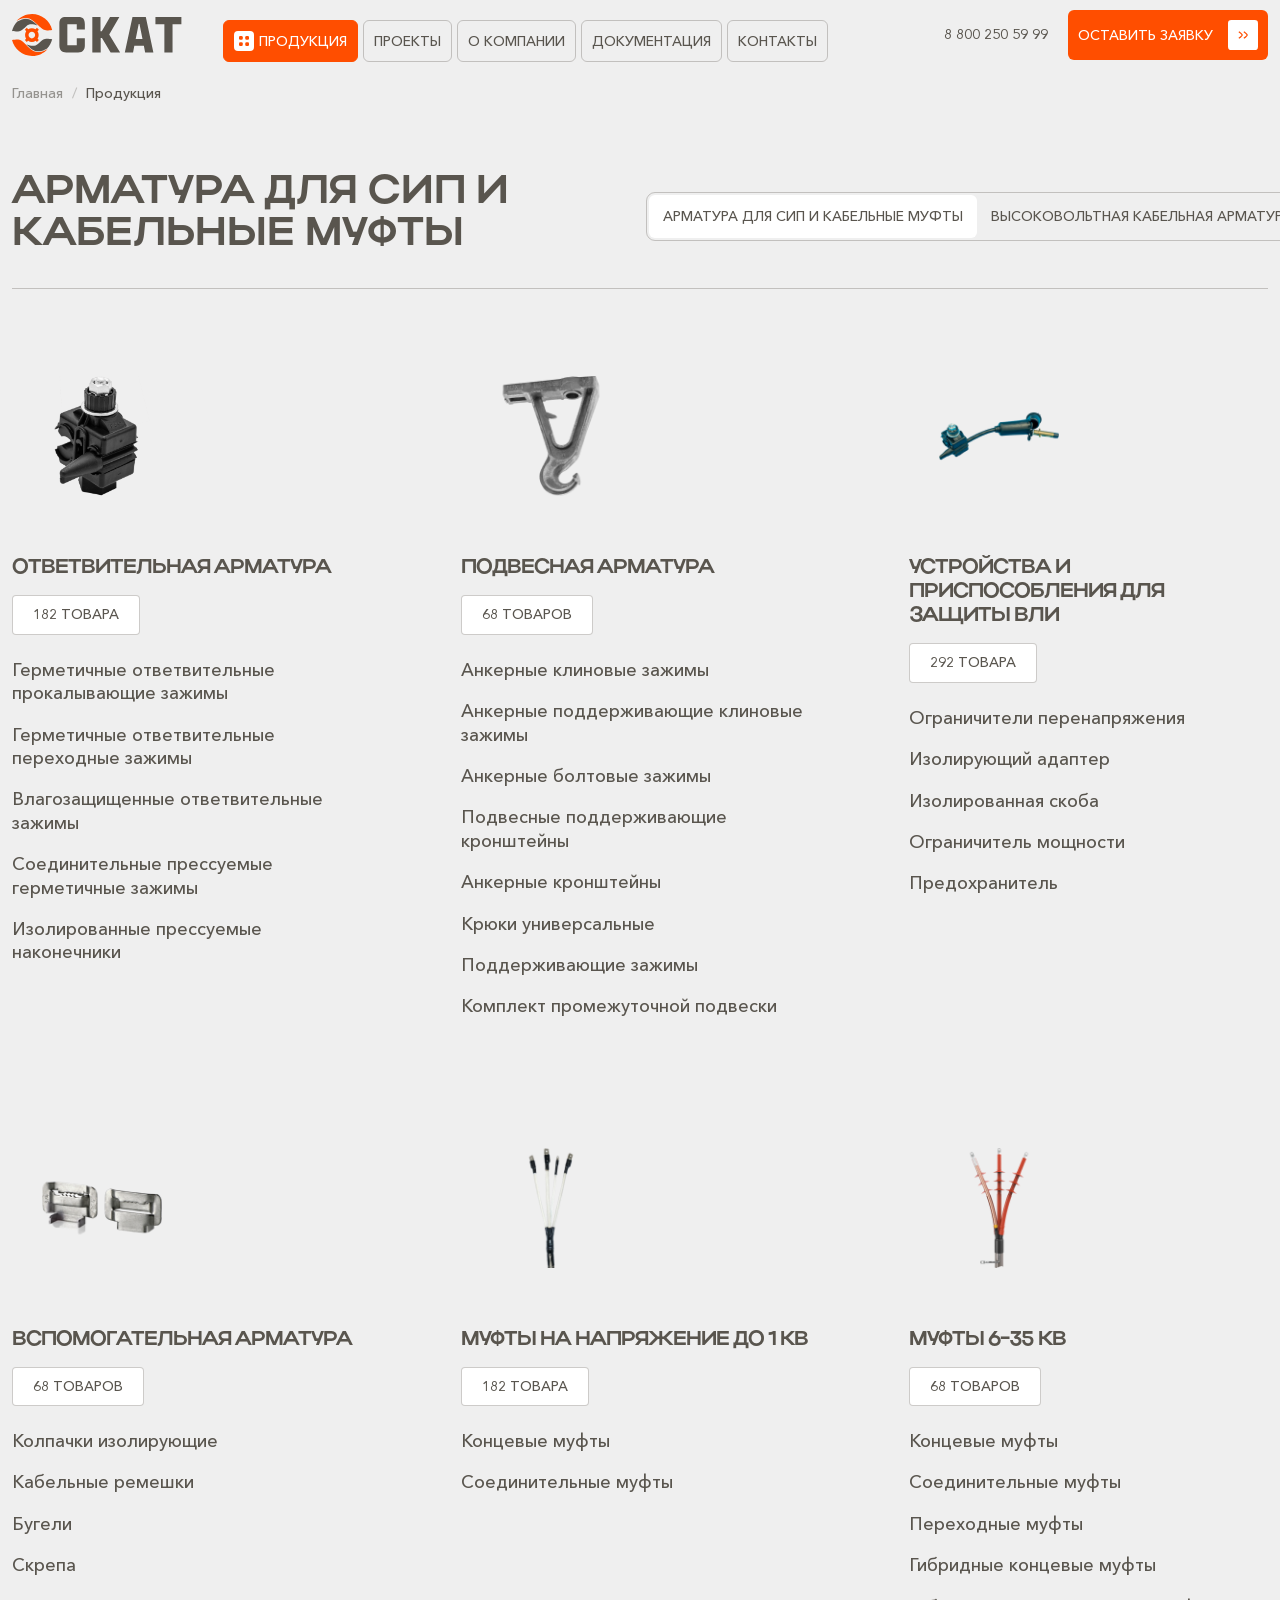
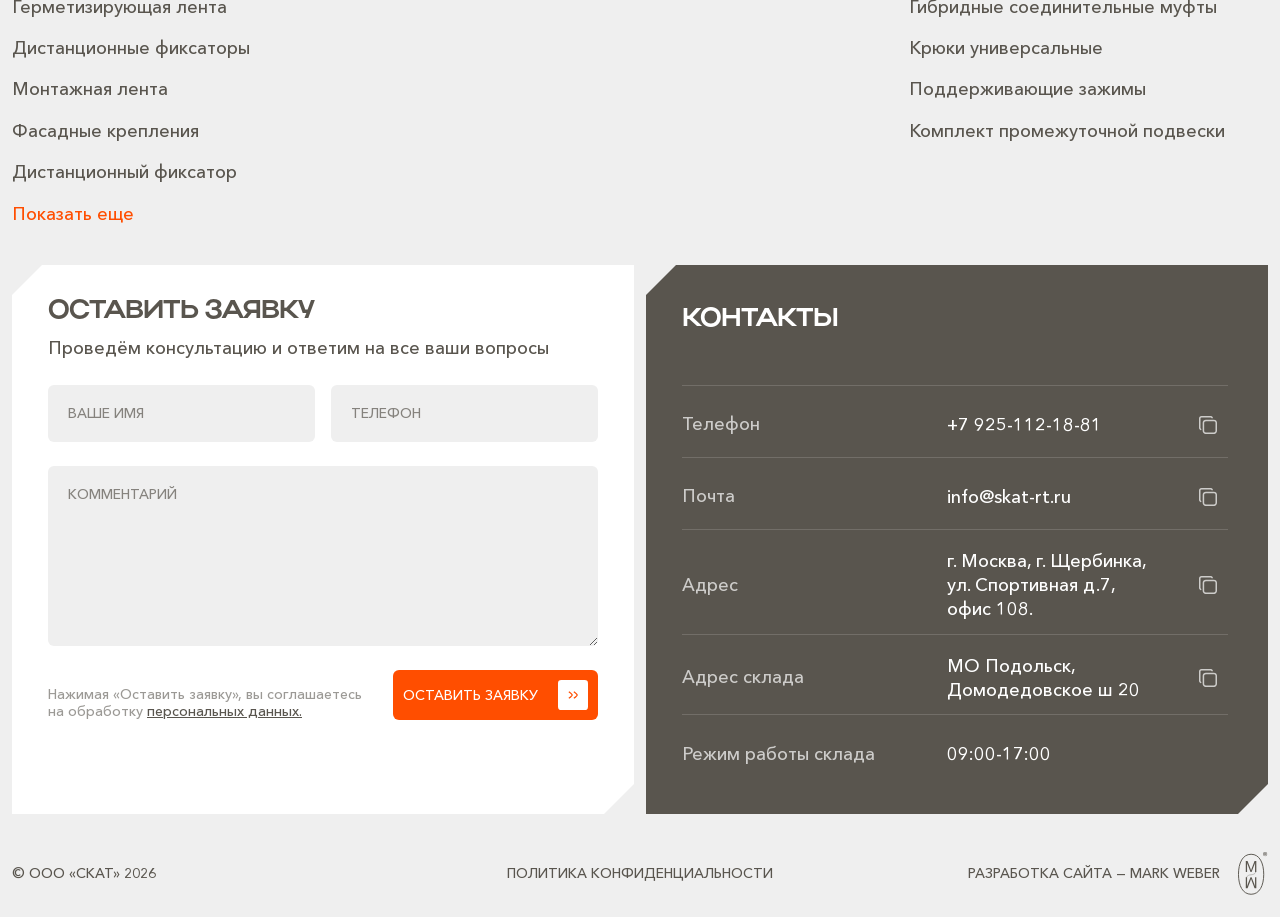
<file: products.html>
<!DOCTYPE html>
<html lang="ru">
	<head>
		<meta charset="UTF-8" />
		<meta name="viewport" content="width=device-width, initial-scale=1.0" />
		<title>Продукция — СКАТ</title>
		<link rel="stylesheet" href="styles/swiper-bundle.min.css" />
		<link rel="stylesheet" href="styles/aos.css" />
		<link rel="stylesheet" href="styles/styles.css?ver=v2" />
	</head>
	<body>
		<!-- Header -->
		<header class="header">
			<div class="container container-lg">
				<div class="row header-row">
					<!-- Logo -->
					<div class="col-5 col-md-2 col-lg-2 col-xl-3 header-row__logo">
						<a href="index.html" class="header-logo">
							<img
								src="images/logo-skat.svg"
								alt="СКАТ"
								width="131"
								height="32"
							/>
						</a>
					</div>
					<!-- Menu (desktop) -->
					<div class="col-12 col-md-6 col-lg-6 col-xl-6 header-row__nav">
						<nav class="menu">
							<a href="#" class="menu-item menu-item-selected">
								<span class="menu-icon">
									<img
										src="images/icon-menu-grid.svg"
										alt=""
										width="10"
										height="10"
									/>
								</span>
								продукция
							</a>
							<a href="#" class="menu-item">проекты</a>
							<a href="#" class="menu-item">о компании</a>
							<a href="#" class="menu-item">документация</a>
							<a href="contacts1.html" class="menu-item">Контакты</a>
						</nav>
					</div>
					<!-- Phone, Burger, Button -->
					<div class="col-7 col-md-10 col-lg-4 col-xl-3 header-row__right">
						<div class="header-right">
							<a href="tel:+78002505999" class="phone">8 800 250 59 99</a>
							<button
								type="button"
								class="burger-btn"
								aria-label="Открыть меню"
							>
								<span class="burger-btn__line burger-btn__line--top"></span>
								<span class="burger-btn__line burger-btn__line--bottom"></span>
							</button>
							<button class="btn btn-primary feedback-btn">
								Оставить заявку
								<img
									src="images/icon-arrow-double.svg"
									alt="Подробнее"
									width="36"
									height="36"
								/>
							</button>
						</div>
					</div>
				</div>
			</div>
			<!-- Мобильное меню (выезжает слева) -->
			<div
				class="mobile-menu-overlay"
				id="mobile-menu-overlay"
				aria-hidden="true"
			></div>
			<div class="mobile-menu-panel" id="mobile-menu-panel" aria-hidden="true">
				<nav class="menu">
					<a href="#" class="menu-item menu-item-selected">
						<span class="menu-icon">
							<img
								src="images/icon-menu-grid.svg"
								alt=""
								width="10"
								height="10"
							/>
						</span>
						продукция
					</a>
					<a href="#" class="menu-item">проекты</a>
					<a href="#" class="menu-item">о компании</a>
					<a href="#" class="menu-item">документация</a>
					<a href="contacts1.html" class="menu-item">Контакты</a>
				</nav>
				<a href="#" class="btn btn-primary feedback-btn">
					Оставить заявку
					<img
						src="images/icon-arrow-double.svg"
						alt=""
						width="36"
						height="36"
					/>
				</a>
			</div>
		</header>

		<!-- ======================== PRODUCTS PAGE ======================== -->
		<section class="cat-page-section">
			<div class="container container-lg">
				<!-- Breadcrumbs -->
				<div class="row">
					<div class="col-12">
						<nav
							class="cat-breadcrumbs"
							aria-label="Хлебные крошки"
							data-aos="fade-up"
							data-aos-delay="200"
						>
							<a href="index.html" class="cat-breadcrumbs__link">Главная</a>
							<span class="cat-breadcrumbs__sep">/</span>
							<span class="cat-breadcrumbs__current">Продукция</span>
						</nav>
					</div>
				</div>

				<div class="row flex-bottom">
					<div
						class="col-12 col-md-12 col-lg-6"
						data-aos="fade-up"
						data-aos-delay="400"
					>
						<h1 class="cat-page-title">Арматура для СИП и кабельные муфты</h1>
					</div>
					<div
						class="col-12 col-md-12 col-lg-6"
						data-aos="fade-up"
						data-aos-delay="600"
					>
						<div class="category-tabs">
							<a href="#" class="category-tab category-tab--active">
								Арматура для СИП и кабельные муфты
							</a>
							<a href="#" class="category-tab">
								Высоковольтная кабельная арматура
							</a>
						</div>
					</div>
				</div>
				<div class="row" data-aos="fade-up" data-aos-delay="600">
					<div class="col-12">
						<div class="line-cat-page-title"></div>
					</div>
				</div>
			</div>

			<!-- Catalog Grid -->
			<div class="container container-lg">
				<div class="prod-grid" id="prod-grid">
					<div class="prod-group">
						<div id="otvet" class="prod-card" data-aos="fade-up" data-aos-delay="200">
							<div class="prod-card__body">
								<div class="prod-card__img">
									<img
										src="images/cat1.png"
										alt="Ответвительная арматура"
										width="180"
										height="180"
									/>
								</div>
								<div class="prod-card__title-wrap">
									<h3 class="prod-card__title">Ответвительная арматура</h3>
									<span class="prod-card__count">182 товара</span>
								</div>
							</div>
							<ul class="prod-card__links">
								<li>
									<a href="#"
										>Герметичные ответвительные прокалывающие зажимы</a
									>
								</li>
								<li>
									<a href="#">Герметичные ответвительные переходные зажимы</a>
								</li>
								<li><a href="#">Влагозащищенные ответвительные зажимы</a></li>
								<li>
									<a href="#">Соединительные прессуемые герметичные зажимы</a>
								</li>
								<li><a href="#">Изолированные прессуемые наконечники</a></li>
							</ul>
						</div>

						<!-- 2: Подвесная арматура -->
						<div class="prod-card" data-aos="fade-up" data-aos-delay="400">
							<div class="prod-card__body">
								<div class="prod-card__img">
									<img
										src="images/cat2.png"
										alt="Подвесная арматура"
										width="180"
										height="180"
									/>
								</div>
								<div class="prod-card__title-wrap">
									<h3 class="prod-card__title">Подвесная арматура</h3>
									<span class="prod-card__count">68 товаров</span>
								</div>
							</div>
							<ul class="prod-card__links">
								<li><a href="#">Анкерные клиновые зажимы</a></li>
								<li>
									<a href="#">Анкерные поддерживающие клиновые зажимы</a>
								</li>
								<li><a href="#">Анкерные болтовые зажимы</a></li>
								<li><a href="#">Подвесные поддерживающие кронштейны</a></li>
								<li><a href="#">Анкерные кронштейны</a></li>
								<li><a href="#">Крюки универсальные</a></li>
								<li><a href="#">Поддерживающие зажимы</a></li>
								<li><a href="#">Комплект промежуточной подвески</a></li>
							</ul>
						</div>

						<!-- 3: Устройства и приспособления для защиты ВЛИ -->
						<div id="vli" class="prod-card" data-aos="fade-up" data-aos-delay="600">
							<div class="prod-card__body">
								<div class="prod-card__img">
									<img
										src="images/cat3.png"
										alt="Устройства и приспособления для защиты ВЛИ"
										width="180"
										height="180"
									/>
								</div>
								<div class="prod-card__title-wrap">
									<h3 class="prod-card__title">
										Устройства и приспособления для защиты ВЛИ
									</h3>
									<span class="prod-card__count">292 товара</span>
								</div>
							</div>
							<ul class="prod-card__links">
								<li><a href="#">Ограничители перенапряжения</a></li>
								<li><a href="#">Изолирующий адаптер</a></li>
								<li><a href="#">Изолированная скоба</a></li>
								<li><a href="#">Ограничитель мощности</a></li>
								<li><a href="#">Предохранитель</a></li>
							</ul>
						</div>

						<!-- 4: Вспомогательная арматура -->
						<div class="prod-card" data-aos="fade-up" data-aos-delay="800">
							<div class="prod-card__body">
								<div class="prod-card__img">
									<img
										src="images/cat4.png"
										alt="Вспомогательная арматура"
										width="180"
										height="180"
									/>
								</div>
								<div class="prod-card__title-wrap">
									<h3 class="prod-card__title">Вспомогательная арматура</h3>
									<span class="prod-card__count">68 товаров</span>
								</div>
							</div>
							<ul class="prod-card__links">
								<li><a href="#">Колпачки изолирующие</a></li>
								<li><a href="#">Кабельные ремешки</a></li>
								<li><a href="#">Бугели</a></li>
								<li><a href="#">Скрепa</a></li>
								<li><a href="#">Герметизирующая лента</a></li>
								<li><a href="#">Дистанционные фиксаторы</a></li>
								<li><a href="#">Монтажная лента</a></li>
								<li><a href="#">Фасадные крепления</a></li>
								<li><a href="#">Дистанционный фиксатор</a></li>
								<li>
									<a href="#" class="prod-card__link--more">Показать еще</a>
								</li>
							</ul>
						</div>

						<!-- 5: Муфты на напряжение до 1 кВ -->
						<div id="muft" class="prod-card" data-aos="fade-up" data-aos-delay="200">
							<div class="prod-card__body">
								<div class="prod-card__img">
									<img
										src="images/cat5.png"
										alt="Муфты на напряжение до 1 кВ"
										width="180"
										height="180"
									/>
								</div>
								<div class="prod-card__title-wrap">
									<h3 class="prod-card__title">Муфты на напряжение до 1 кВ</h3>
									<span class="prod-card__count">182 товара</span>
								</div>
							</div>
							<ul class="prod-card__links">
								<li><a href="#">Концевые муфты</a></li>
								<li><a href="#">Соединительные муфты</a></li>
							</ul>
						</div>

						<!-- 6: Муфты 6-35 кВ -->
						<div class="prod-card" data-aos="fade-up" data-aos-delay="400">
							<div class="prod-card__body">
								<div class="prod-card__img">
									<img
										src="images/cat6.png"
										alt="Муфты 6-35 кВ"
										width="180"
										height="180"
									/>
								</div>
								<div class="prod-card__title-wrap">
									<h3 class="prod-card__title">Муфты 6-35 кВ</h3>
									<span class="prod-card__count">68 товаров</span>
								</div>
							</div>
							<ul class="prod-card__links">
								<li><a href="#">Концевые муфты</a></li>
								<li><a href="#">Соединительные муфты</a></li>
								<li><a href="#">Переходные муфты</a></li>
								<li><a href="#">Гибридные концевые муфты</a></li>
								<li><a href="#">Гибридные соединительные муфты</a></li>
								<li><a href="#">Крюки универсальные</a></li>
								<li><a href="#">Поддерживающие зажимы</a></li>
								<li><a href="#">Комплект промежуточной подвески</a></li>
							</ul>
						</div>
					</div>

					<!-- Group: HighVolt -->
					<div class="prod-group" data-group="highvolt" style="display: none">
						<div class="prod-card">
							<div class="prod-card__body">
								<div class="prod-card__img">
									<img
										src="images/cat1.png"
										alt="Высоковольтная кабельная арматура"
										width="180"
										height="180"
									/>
								</div>
								<div class="prod-card__title-wrap">
									<h3 class="prod-card__title">
										Высоковольтная кабельная арматура
									</h3>
									<span class="prod-card__count">0 товаров</span>
								</div>
							</div>
						</div>
					</div>
				</div>
			</div>
		</section>

		<!-- ======================== REQUEST FORM + MAP ======================== -->
		<section class="feedback-section">
			<div class="container">
				<div class="row">
					<div class="col-12 col-md-6 col-lg-6 col-xl-6" data-aos="fade-up" data-aos-delay="100">
						<div class="request-form-wrapper corner-tl-30 corner-br-30" style="height: 100%">
							<h3 class="request-title h3">Оставить заявку</h3>
							<p class="request-subtitle">
								Проведём консультацию и ответим на все ваши вопросы
							</p>
							<form class="request-form">
								<div class="request-form-row request-form-row--two">
									<div class="request-field">
										<input type="text" id="request-name" name="name" placeholder="Ваше имя" />
									</div>
									<div class="request-field">
										<input type="tel" id="request-phone" name="phone" placeholder="Телефон" />
									</div>
								</div>
								<div class="request-form-row">
									<div class="request-field">
										<textarea id="request-comment" name="comment" rows="4" placeholder="Комментарий"></textarea>
									</div>
								</div>
								<div class="request-form-bottom">
									<p class="request-policy text-14">
										Нажимая «Оставить заявку», вы соглашаетесь на обработку
										<a href="#">персональных данных.</a>
									</p>
									<div class="request-form-actions">
										<button type="submit" class="btn btn-primary">
											Оставить заявку
											<img src="images/icon-arrow-double.svg" alt="Отправить" width="36" height="36" />
										</button>
									</div>
								</div>
							</form>
						</div>
					</div>
		
					<div class="col-12 col-md-6 col-lg-6 col-xl-6" data-aos="fade-up" data-aos-delay="300">
						<div class="contacts-info-block contacts-info-block--dark corner-tl-30 corner-br-30">
							<h3 class="contacts-info-title">Контакты</h3>
							<div class="contacts-table">
								<div class="contacts-table-row">
									<div class="contacts-table-cell contacts-table-cell--label">
										Телефон
									</div>
									<div class="contacts-table-cell contacts-table-cell--value">
										+7 925-112-18-81
									</div>
									<div class="contacts-table-cell contacts-table-cell--action">
										<button type="button" class="contacts-copy-btn" data-copy="+79251121881" aria-label="Копировать">
											<svg class="contacts-copy-btn-icon" width="18" height="18" viewBox="0 0 18 18" fill="none"
												xmlns="http://www.w3.org/2000/svg">
												<path
													d="M4.41602 6.86174C4.41602 6.21335 4.67359 5.59152 5.13207 5.13304C5.59055 4.67456 6.21238 4.41699 6.86077 4.41699H14.8046C15.1256 4.41699 15.4436 4.48023 15.7402 4.60309C16.0368 4.72595 16.3063 4.90603 16.5333 5.13304C16.7603 5.36006 16.9404 5.62957 17.0633 5.92618C17.1861 6.22279 17.2493 6.54069 17.2493 6.86174V14.8056C17.2493 15.1266 17.1861 15.4445 17.0633 15.7411C16.9404 16.0378 16.7603 16.3073 16.5333 16.5343C16.3063 16.7613 16.0368 16.9414 15.7402 17.0642C15.4436 17.1871 15.1256 17.2503 14.8046 17.2503H6.86077C6.53972 17.2503 6.22181 17.1871 5.9252 17.0642C5.62859 16.9414 5.35908 16.7613 5.13207 16.5343C4.90505 16.3073 4.72497 16.0378 4.60211 15.7411C4.47925 15.4445 4.41602 15.1266 4.41602 14.8056V6.86174Z"
													stroke="currentColor" stroke-width="1.5" stroke-linecap="round" stroke-linejoin="round"></path>
												<path
													d="M1.67767 13.3422C1.39625 13.1824 1.16218 12.9508 0.999242 12.6711C0.836305 12.3915 0.750311 12.0737 0.75 11.75V2.58333C0.75 1.575 1.575 0.75 2.58333 0.75H11.75C12.4375 0.75 12.8115 1.10292 13.125 1.66667"
													stroke="currentColor" stroke-width="1.5" stroke-linecap="round" stroke-linejoin="round"></path>
											</svg>
										</button>
									</div>
								</div>
		
								<div class="contacts-table-row">
									<div class="contacts-table-cell contacts-table-cell--label">
										Почта
									</div>
									<div class="contacts-table-cell contacts-table-cell--value">
										info@skat-rt.ru
									</div>
									<div class="contacts-table-cell contacts-table-cell--action">
										<button type="button" class="contacts-copy-btn" data-copy="info@skat-rt.ru" aria-label="Копировать">
											<svg class="contacts-copy-btn-icon" width="18" height="18" viewBox="0 0 18 18" fill="none"
												xmlns="http://www.w3.org/2000/svg">
												<path
													d="M4.41602 6.86174C4.41602 6.21335 4.67359 5.59152 5.13207 5.13304C5.59055 4.67456 6.21238 4.41699 6.86077 4.41699H14.8046C15.1256 4.41699 15.4436 4.48023 15.7402 4.60309C16.0368 4.72595 16.3063 4.90603 16.5333 5.13304C16.7603 5.36006 16.9404 5.62957 17.0633 5.92618C17.1861 6.22279 17.2493 6.54069 17.2493 6.86174V14.8056C17.2493 15.1266 17.1861 15.4445 17.0633 15.7411C16.9404 16.0378 16.7603 16.3073 16.5333 16.5343C16.3063 16.7613 16.0368 16.9414 15.7402 17.0642C15.4436 17.1871 15.1256 17.2503 14.8046 17.2503H6.86077C6.53972 17.2503 6.22181 17.1871 5.9252 17.0642C5.62859 16.9414 5.35908 16.7613 5.13207 16.5343C4.90505 16.3073 4.72497 16.0378 4.60211 15.7411C4.47925 15.4445 4.41602 15.1266 4.41602 14.8056V6.86174Z"
													stroke="currentColor" stroke-width="1.5" stroke-linecap="round" stroke-linejoin="round"></path>
												<path
													d="M1.67767 13.3422C1.39625 13.1824 1.16218 12.9508 0.999242 12.6711C0.836305 12.3915 0.750311 12.0737 0.75 11.75V2.58333C0.75 1.575 1.575 0.75 2.58333 0.75H11.75C12.4375 0.75 12.8115 1.10292 13.125 1.66667"
													stroke="currentColor" stroke-width="1.5" stroke-linecap="round" stroke-linejoin="round"></path>
											</svg>
										</button>
									</div>
								</div>
		
								<div class="contacts-table-row">
									<div class="contacts-table-cell contacts-table-cell--label">
										Адрес
									</div>
									<div class="contacts-table-cell contacts-table-cell--value">
										г. Москва, г. Щербинка,<br>ул. Спортивная д.7, офис 108.
									</div>
									<div class="contacts-table-cell contacts-table-cell--action">
										<button type="button" class="contacts-copy-btn"
											data-copy="г. Москва, г. Щербинка, ул. Спортивная д.7, офис 108." aria-label="Копировать">
											<svg class="contacts-copy-btn-icon" width="18" height="18" viewBox="0 0 18 18" fill="none"
												xmlns="http://www.w3.org/2000/svg">
												<path
													d="M4.41602 6.86174C4.41602 6.21335 4.67359 5.59152 5.13207 5.13304C5.59055 4.67456 6.21238 4.41699 6.86077 4.41699H14.8046C15.1256 4.41699 15.4436 4.48023 15.7402 4.60309C16.0368 4.72595 16.3063 4.90603 16.5333 5.13304C16.7603 5.36006 16.9404 5.62957 17.0633 5.92618C17.1861 6.22279 17.2493 6.54069 17.2493 6.86174V14.8056C17.2493 15.1266 17.1861 15.4445 17.0633 15.7411C16.9404 16.0378 16.7603 16.3073 16.5333 16.5343C16.3063 16.7613 16.0368 16.9414 15.7402 17.0642C15.4436 17.1871 15.1256 17.2503 14.8046 17.2503H6.86077C6.53972 17.2503 6.22181 17.1871 5.9252 17.0642C5.62859 16.9414 5.35908 16.7613 5.13207 16.5343C4.90505 16.3073 4.72497 16.0378 4.60211 15.7411C4.47925 15.4445 4.41602 15.1266 4.41602 14.8056V6.86174Z"
													stroke="currentColor" stroke-width="1.5" stroke-linecap="round" stroke-linejoin="round"></path>
												<path
													d="M1.67767 13.3422C1.39625 13.1824 1.16218 12.9508 0.999242 12.6711C0.836305 12.3915 0.750311 12.0737 0.75 11.75V2.58333C0.75 1.575 1.575 0.75 2.58333 0.75H11.75C12.4375 0.75 12.8115 1.10292 13.125 1.66667"
													stroke="currentColor" stroke-width="1.5" stroke-linecap="round" stroke-linejoin="round"></path>
											</svg>
										</button>
									</div>
								</div>
		
								<div class="contacts-table-row">
									<div class="contacts-table-cell contacts-table-cell--label">
										Адрес склада
									</div>
									<div class="contacts-table-cell contacts-table-cell--value">
										МО Подольск, Домодедовское ш 20
									</div>
									<div class="contacts-table-cell contacts-table-cell--action">
										<button type="button" class="contacts-copy-btn" data-copy="МО Подольск, Домодедовское ш 20"
											aria-label="Копировать">
											<svg class="contacts-copy-btn-icon" width="18" height="18" viewBox="0 0 18 18" fill="none"
												xmlns="http://www.w3.org/2000/svg">
												<path
													d="M4.41602 6.86174C4.41602 6.21335 4.67359 5.59152 5.13207 5.13304C5.59055 4.67456 6.21238 4.41699 6.86077 4.41699H14.8046C15.1256 4.41699 15.4436 4.48023 15.7402 4.60309C16.0368 4.72595 16.3063 4.90603 16.5333 5.13304C16.7603 5.36006 16.9404 5.62957 17.0633 5.92618C17.1861 6.22279 17.2493 6.54069 17.2493 6.86174V14.8056C17.2493 15.1266 17.1861 15.4445 17.0633 15.7411C16.9404 16.0378 16.7603 16.3073 16.5333 16.5343C16.3063 16.7613 16.0368 16.9414 15.7402 17.0642C15.4436 17.1871 15.1256 17.2503 14.8046 17.2503H6.86077C6.53972 17.2503 6.22181 17.1871 5.9252 17.0642C5.62859 16.9414 5.35908 16.7613 5.13207 16.5343C4.90505 16.3073 4.72497 16.0378 4.60211 15.7411C4.47925 15.4445 4.41602 15.1266 4.41602 14.8056V6.86174Z"
													stroke="currentColor" stroke-width="1.5" stroke-linecap="round" stroke-linejoin="round"></path>
												<path
													d="M1.67767 13.3422C1.39625 13.1824 1.16218 12.9508 0.999242 12.6711C0.836305 12.3915 0.750311 12.0737 0.75 11.75V2.58333C0.75 1.575 1.575 0.75 2.58333 0.75H11.75C12.4375 0.75 12.8115 1.10292 13.125 1.66667"
													stroke="currentColor" stroke-width="1.5" stroke-linecap="round" stroke-linejoin="round"></path>
											</svg>
										</button>
									</div>
								</div>
		
								<div class="contacts-table-row">
									<div class="contacts-table-cell contacts-table-cell--label">
										Режим работы склада
									</div>
									<div class="contacts-table-cell contacts-table-cell--value">
										09:00-17:00
									</div>
									<div class="contacts-table-cell contacts-table-cell--action"></div>
								</div>
							</div>
						</div>
					</div>
				</div>
			</div>
		</section>

		<!-- Footer -->
		<footer class="footer">
			<div class="container container-lg">
				<div class="row row-center-align">
					<div class="col-12 col-md-4">
						<p class="footer-left text-14">© ООО «СКАТ» 2026</p>
					</div>
					<div class="col-12 col-md-4">
						<a href="#" class="footer-center text-14"
							>Политика конфиденциальности</a
						>
					</div>
					<div class="col-12 col-md-4">
						<p class="footer-right">
							<a
								href="https://markweber.ru"
								target="_blank"
								class="footer-right-link text-14"
								>Разработка сайта — Mark Weber
								<img
									src="images/markweb.svg"
									alt="markweber"
									width="30"
									height="45"
								/>
							</a>
						</p>
					</div>
				</div>
			</div>
		</footer>

		<script src="js/aos.js"></script>
		<script src="js/swiper-bundle.min.js"></script>
		<script
			src="https://code.jquery.com/jquery-3.7.1.min.js"
			integrity="sha256-/JqT3SQfawRcv/BIHPThkBvs0OEvtFFmqPF/lYI/Cxo="
			crossorigin="anonymous"
		></script>
		<script src="js/jquery.inputmask.bundle.js"></script>
		<script src="js/script.js?ver=v2"></script>

		<script src="https://api-maps.yandex.ru/2.1/?apikey=1d46cd9a-2c9e-4500-b55b-ee2306bc1a9f&lang=ru_RU"></script>
		<script>
			jQuery(document).ready(function ($) {
				ymaps.ready(initYandexMap)

				function initYandexMap() {
					var mapCenter = [55.4997, 37.5597]

					var map = new ymaps.Map('contacts-yandex-map', {
						center: mapCenter,
						zoom: 16,
						controls: ['zoomControl'],
					})

					var pinSvg =
						'<svg class="contacts-map-pin" width="80" height="80" viewBox="0 0 80 80" fill="none" xmlns="http://www.w3.org/2000/svg"><path fill-rule="evenodd" clip-rule="evenodd" d="M39.9974 6.66699C46.1858 6.66699 52.1207 9.12532 56.4966 13.5012C60.8724 17.877 63.3307 23.8119 63.3307 30.0003C63.3307 37.9403 59.0341 44.3903 54.5874 48.967C52.1314 51.4621 49.4312 53.7044 46.5274 55.6603L45.2841 56.4803L44.1774 57.177L43.6807 57.477L42.8241 57.9703C41.0641 58.9703 38.9307 58.9703 37.1707 57.9703L36.3141 57.4737L35.2807 56.8437L34.7107 56.4803L33.4674 55.6603C30.5636 53.7044 27.8634 51.4621 25.4074 48.967C20.9607 44.3903 16.6641 37.9403 16.6641 30.0003C16.6641 23.8119 19.1224 17.877 23.4982 13.5012C27.8741 9.12532 33.809 6.66699 39.9974 6.66699ZM39.9974 23.3337C38.2293 23.3337 36.5336 24.036 35.2834 25.2863C34.0331 26.5365 33.3307 28.2322 33.3307 30.0003C33.3307 31.7684 34.0331 33.4641 35.2834 34.7144C36.5336 35.9646 38.2293 36.667 39.9974 36.667C41.7655 36.667 43.4612 35.9646 44.7114 34.7144C45.9617 33.4641 46.6641 31.7684 46.6641 30.0003C46.6641 28.2322 45.9617 26.5365 44.7114 25.2863C43.4612 24.036 41.7655 23.3337 39.9974 23.3337Z" fill="#FF4E00"/><path fill-rule="evenodd" clip-rule="evenodd" d="M58.5081 53.684C59.2382 53.3189 60.0768 53.2342 60.8651 53.4462C61.6533 53.6581 62.3364 54.152 62.7848 54.834L62.9781 55.174L69.6448 68.5074C69.8827 68.9829 70.0034 69.5084 69.9968 70.04C69.9902 70.5716 69.8565 71.094 69.607 71.5634C69.3574 72.0329 68.9992 72.4358 68.5621 72.7386C68.1251 73.0414 67.622 73.2353 67.0948 73.304L66.6648 73.3307H13.3315C12.7997 73.3309 12.2756 73.2038 11.803 72.9602C11.3303 72.7165 10.9228 72.3633 10.6145 71.93C10.3062 71.4967 10.106 70.996 10.0307 70.4696C9.95536 69.9432 10.0071 69.4064 10.1815 68.904L10.3481 68.504L17.0148 55.1707C17.3885 54.3984 18.0456 53.7998 18.8493 53.4997C19.6531 53.1995 20.5417 53.2209 21.3301 53.5593C22.1185 53.8977 22.7461 54.527 23.0823 55.3164C23.4184 56.1058 23.4372 56.9945 23.1348 57.7974L22.9781 58.154L18.7248 66.664H61.2758L65.0241 58.9974L62.9781 55.174L62.7848 54.834C62.3364 54.152 61.6533 53.6581 60.8651 53.4462C60.0768 53.2342 59.2382 53.3189 58.5081 53.684ZM25.8919 53.684C25.1618 53.3189 24.3232 53.2342 23.5349 53.4462C22.7466 53.6581 22.0635 54.152 21.6151 54.834L21.4218 55.174L14.7551 68.5074C14.5172 68.9829 14.3966 69.5084 14.4032 70.04C14.4098 70.5716 14.5435 71.094 14.793 71.5634C15.0425 72.0329 15.4008 72.4358 15.8378 72.7386C16.2749 73.0414 16.7779 73.2353 17.3051 73.304L17.7351 73.3307H66.6648C67.1966 73.3309 67.7207 73.2038 68.1933 72.9602C68.6659 72.7165 69.0735 72.3633 69.3818 71.93C69.6901 71.4967 69.8903 70.996 69.9656 70.4696C70.0409 69.9432 69.9892 69.4064 69.8148 68.904L69.6481 68.504L62.9818 55.1707C62.6181 54.3984 61.9609 53.7998 61.1572 53.4997C60.3535 53.1995 59.4649 53.2209 58.6765 53.5593C57.8881 53.8977 57.2605 54.527 56.9243 55.3164C56.5881 56.1058 56.5693 56.9945 56.8718 57.7974L57.0281 58.154L61.2818 66.664H18.7248L14.9761 58.9974L17.0218 55.174L17.2151 54.834C17.6635 54.152 18.3466 53.6581 19.1349 53.4462C19.9232 53.2342 20.7621 53.3189 25.4919 53.684H25.8919Z" fill="#FF4E00"/></svg>'

					var isMobile = window.innerWidth <= 690
					var iconSize = isMobile ? [50, 50] : [72, 72]
					var iconOffset = isMobile ? [-25, -50] : [-16, -40]

					var placemark = new ymaps.Placemark(
						mapCenter,
						{
							balloonContent: `
                     <div class="contacts-map-data-inner">
                         <p><strong>Телефон</strong><br>+7 925-112-18-81</p>
                         <p><strong>Почта</strong><br>info@skat-rt.ru</p>
                         <p><strong>Адрес</strong><br>г. Москва, г. Щербинка, ул. Спортивная д.7, офис 108</p>
                         <p><strong>Режим работы склада</strong><br>09:00-17:00</p>
                     </div>
                 `,
						},
						{
							iconLayout: 'default#imageWithContent',
							iconImageHref:
								'data:image/svg+xml;charset=UTF-8,' +
								encodeURIComponent(pinSvg),
							iconImageSize: iconSize,
							iconImageOffset: iconOffset,
						},
					)

					map.geoObjects.add(placemark)

					map.behaviors.disable('scrollZoom')
				}
			})
		</script>

		<!-- Tab switching -->
		<script>
			document.addEventListener('DOMContentLoaded', function () {
				var tabs = document.querySelectorAll('.products-tab')
				if (!tabs.length) return

				tabs.forEach(function (tab) {
					tab.addEventListener('click', function () {
						var targetGroup = this.getAttribute('data-tab')

						tabs.forEach(function (t) {
							t.classList.remove('products-tab--active')
						})
						this.classList.add('products-tab--active')

						var groups = document.querySelectorAll('.prod-group')
						groups.forEach(function (group) {
							if (group.getAttribute('data-group') === targetGroup) {
								group.style.display = 'grid'
							} else {
								group.style.display = 'none'
							}
						})
					})
				})
			})
		</script>
	</body>
</html>
</file>
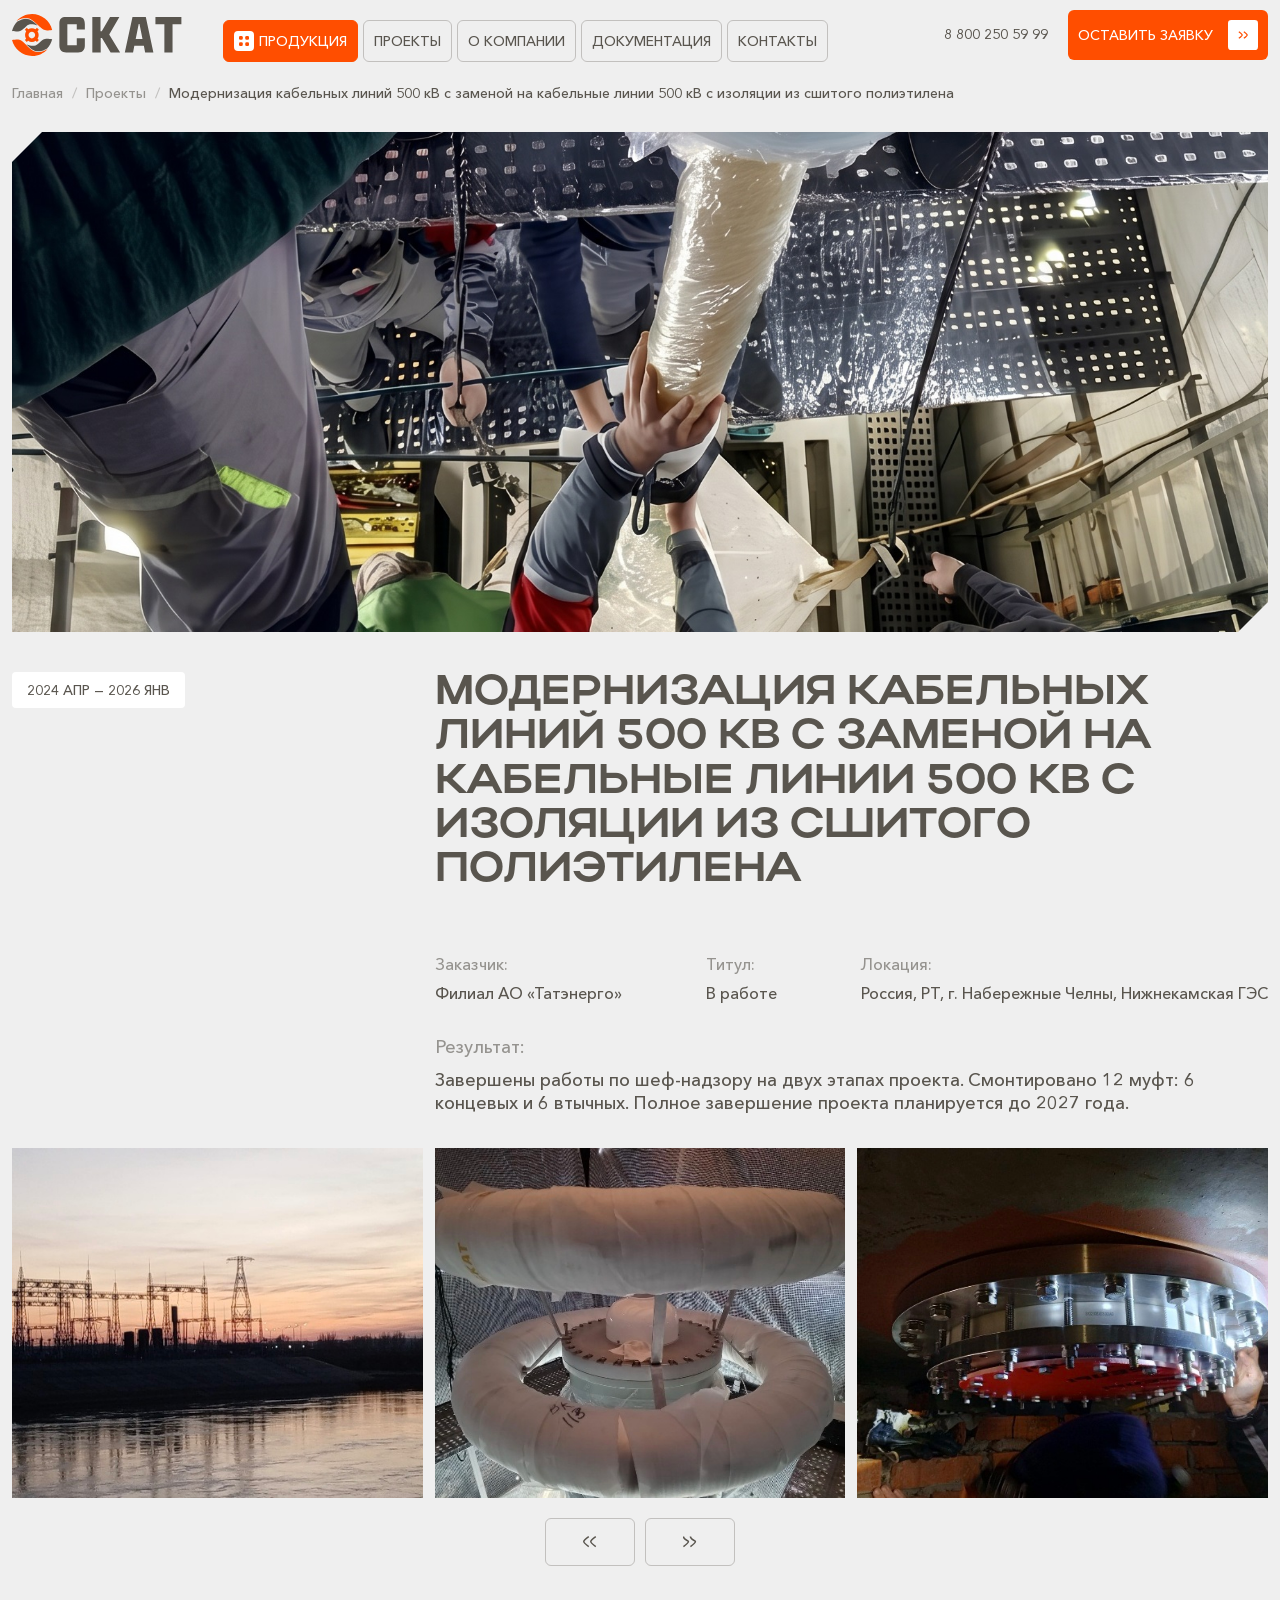
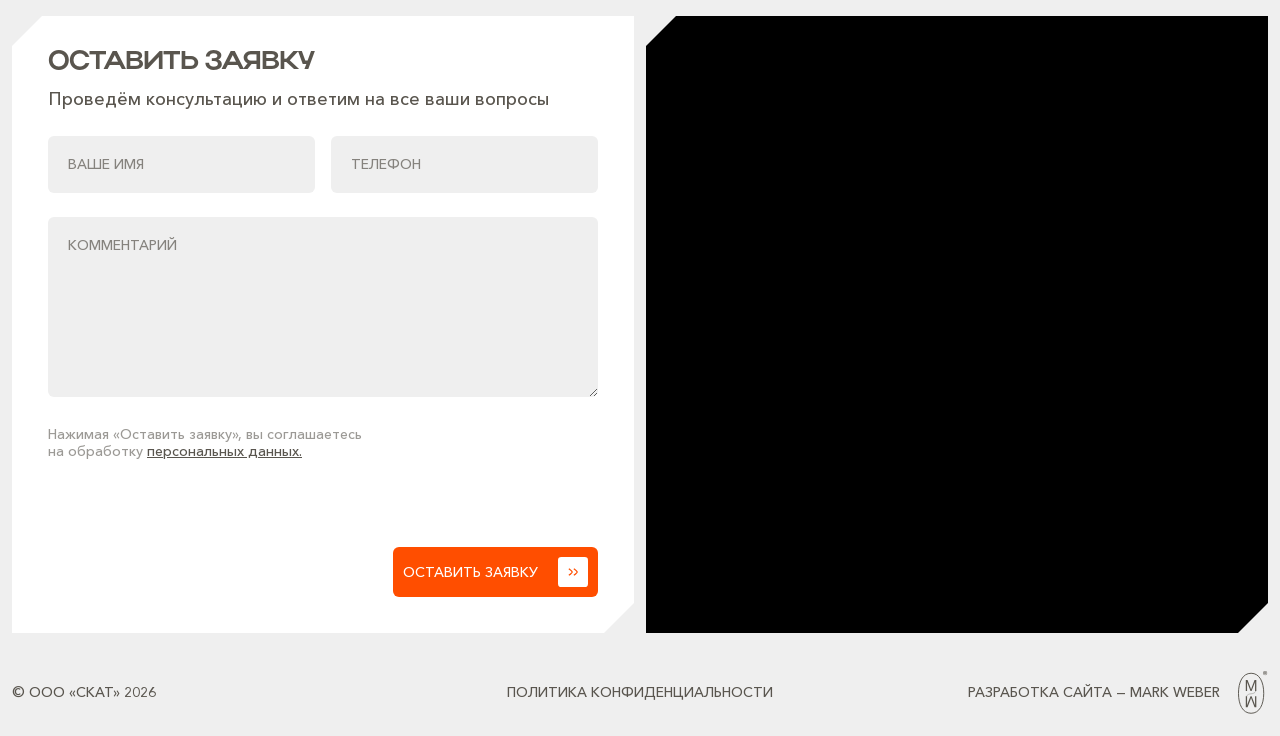
<file: project.html>
<!DOCTYPE html>
<html lang="ru">
	<head>
		<meta charset="UTF-8" />
		<meta name="viewport" content="width=device-width, initial-scale=1.0" />
		<title>Модернизация кабельных линий 500 кВ — СКАТ</title>
		<link rel="stylesheet" href="styles/swiper-bundle.min.css" />
		<link rel="stylesheet" href="styles/aos.css" />
		<link rel="stylesheet" href="styles/fancybox.css" />
		<link rel="stylesheet" href="styles/styles.css?ver=v2" />
	</head>
	<body>
		<!-- Header -->
		<header class="header">
			<div class="container container-lg">
				<div class="row header-row">
					<!-- Logo -->
					<div class="col-5 col-md-2 col-lg-2 col-xl-3 header-row__logo">
						<a href="index.html" class="header-logo">
							<img
								src="images/logo-skat.svg"
								alt="СКАТ"
								width="131"
								height="32"
							/>
						</a>
					</div>
					<!-- Menu (desktop) -->
					<div class="col-12 col-md-6 col-lg-6 col-xl-6 header-row__nav">
						<nav class="menu">
							<a href="catalog1.html" class="menu-item menu-item-selected">
								<span class="menu-icon">
									<img
										src="images/icon-menu-grid.svg"
										alt=""
										width="10"
										height="10"
									/>
								</span>
								продукция
							</a>
							<a href="projects.html" class="menu-item">проекты</a>
							<a href="about.html" class="menu-item">о компании</a>
							<a href="documentation.html" class="menu-item">документация</a>
							<a href="contacts1.html" class="menu-item">Контакты</a>
						</nav>
					</div>
					<!-- Phone, Burger, Button -->
					<div class="col-7 col-md-10 col-lg-4 col-xl-3 header-row__right">
						<div class="header-right">
							<a href="tel:+78002505999" class="phone">8 800 250 59 99</a>
							<button
								type="button"
								class="burger-btn"
								aria-label="Открыть меню"
							>
								<span class="burger-btn__line burger-btn__line--top"></span>
								<span class="burger-btn__line burger-btn__line--bottom"></span>
							</button>
							<button class="btn btn-primary feedback-btn">
								Оставить заявку
								<img
									src="images/icon-arrow-double.svg"
									alt="Подробнее"
									width="36"
									height="36"
								/>
							</button>
						</div>
					</div>
				</div>
			</div>
			<!-- Мобильное меню (выезжает слева) -->
			<div
				class="mobile-menu-overlay"
				id="mobile-menu-overlay"
				aria-hidden="true"
			></div>
			<div class="mobile-menu-panel" id="mobile-menu-panel" aria-hidden="true">
				<nav class="menu">
					<a href="catalog1.html" class="menu-item">
						<span class="menu-icon">
							<img
								src="images/icon-menu-grid.svg"
								alt=""
								width="10"
								height="10"
							/>
						</span>
						продукция
					</a>
					<a href="projects.html" class="menu-item menu-item-selected"
						>проекты</a
					>
					<a href="about.html" class="menu-item">о компании</a>
					<a href="documentation.html" class="menu-item">документация</a>
					<a href="contacts1.html" class="menu-item">Контакты</a>
				</nav>
				<a href="#" class="btn btn-primary feedback-btn">
					Оставить заявку
					<img
						src="images/icon-arrow-double.svg"
						alt=""
						width="36"
						height="36"
					/>
				</a>
			</div>
		</header>

		<!-- ======================== PROJECT DETAIL PAGE ======================== -->
		<section>
			<div class="container container-lg">
				<!-- Breadcrumbs -->
				<div class="row">
					<div class="col-12">
						<nav
							class="cat-breadcrumbs"
							aria-label="Хлебные крошки"
							data-aos="fade-up"
							data-aos-delay="100"
						>
							<a href="index.html" class="cat-breadcrumbs__link">Главная</a>
							<span class="cat-breadcrumbs__sep">/</span>
							<a href="projects.html" class="cat-breadcrumbs__link">Проекты</a>
							<span class="cat-breadcrumbs__sep">/</span>
							<span class="cat-breadcrumbs__current"
								>Модернизация кабельных линий 500 кВ с заменой на кабельные
								линии 500 кВ с изоляции из сшитого полиэтилена</span
							>
						</nav>
					</div>
				</div>
			</div>
		</section>

		<!-- Banner (hero без текста) -->
		<section class="project-hero-section">
			<div
				class="container container-xxl"
				data-aos="fade-up"
				data-aos-delay="200"
			>
				<div
					class="project-detail-banner corner-tl-30 corner-br-30"
					style="background-image: url(images/progect-hero.jpg)"
				></div>
			</div>
		</section>

		<!-- Информация о проекте -->
		<section class="project-detail-section">
			<div
				class="container container-lg"
				data-aos="fade-up"
				data-aos-delay="100"
			>
				<div class="project-detail-info">
					<div class="row">
						<!-- Даты — 1/3 -->
						<div class="col-12 col-md-4 col-lg-4">
							<div class="project-detail-dates">
								<span class="project-detail-dates__value"
									>2024 апр — 2026 янв</span
								>
							</div>
						</div>
						<!-- Контент — 2/3 -->
						<div class="col-12 col-md-8 col-lg-8">
							<div class="project-detail-content">
								<h1
									class="project-detail-title"
									data-aos="fade-up"
									data-aos-delay="150"
								>
									Модернизация кабельных линий 500 кВ с заменой на кабельные
									линии 500 кВ с изоляции из сшитого полиэтилена
								</h1>
								<!-- 3 колонки: Заказчик / Титул / Локация -->
								<div class="project-detail-meta">
									<div class="project-detail-meta__item">
										<span class="project-detail-meta__label">Заказчик:</span>
										<span class="project-detail-meta__value"
											>Филиал АО «Татэнерго»</span
										>
									</div>
									<div class="project-detail-meta__item">
										<span class="project-detail-meta__label">Титул:</span>
										<span class="project-detail-meta__value">В работе</span>
									</div>
									<div class="project-detail-meta__item">
										<span class="project-detail-meta__label">Локация:</span>
										<span class="project-detail-meta__value"
											>Россия, РТ, г. Набережные Челны, Нижнекамская ГЭС</span
										>
									</div>
								</div>

								<!-- Результат -->
								<div class="project-detail-result">
									<span class="project-detail-result__label">Результат:</span>
									<p class="project-detail-result__text">
										Завершены работы по шеф-надзору на двух этапах проекта.
										Смонтировано 12 муфт: 6 концевых и 6 втычных. Полное
										завершение проекта планируется до 2027 года.
									</p>
								</div>
							</div>
						</div>
					</div>
				</div>
			</div>
		</section>

		<section class="project-slider-section">
			<!-- Галерея слайдер -->
			<div
				class="container container-lg"
				data-aos="fade-up"
				data-aos-delay="100"
			>
				<div class="project-detail-gallery">
					<div class="project-detail-gallery__swiper swiper">
						<div class="swiper-wrapper">
							<div class="swiper-slide">
								<a
									href="images/progect-detail3.jpg"
									class="project-detail-gallery__item fancybox"
									data-fancybox="project-gallery"
								>
									<img src="images/progect-detail3.jpg" alt="Проект фото 3" />
								</a>
							</div>
							<div class="swiper-slide">
								<a
									href="images/progect-detail2.jpg"
									class="project-detail-gallery__item fancybox"
									data-fancybox="project-gallery"
								>
									<img src="images/progect-detail2.jpg" alt="Проект фото 2" />
								</a>
							</div>
							<div class="swiper-slide">
								<a
									href="images/progect-detail1.jpg"
									class="project-detail-gallery__item fancybox"
									data-fancybox="project-gallery"
								>
									<img src="images/progect-detail1.jpg" alt="Проект фото 1" />
								</a>
							</div>
							<div class="swiper-slide">
								<a
									href="images/progect-detail3.jpg"
									class="project-detail-gallery__item fancybox"
									data-fancybox="project-gallery"
								>
									<img src="images/progect-detail3.jpg" alt="Проект фото 3" />
								</a>
							</div>
							<div class="swiper-slide">
								<a
									href="images/progect-detail2.jpg"
									class="project-detail-gallery__item fancybox"
									data-fancybox="project-gallery"
								>
									<img src="images/progect-detail2.jpg" alt="Проект фото 2" />
								</a>
							</div>
							<div class="swiper-slide">
								<a
									href="images/progect-detail1.jpg"
									class="project-detail-gallery__item fancybox"
									data-fancybox="project-gallery"
								>
									<img src="images/progect-detail1.jpg" alt="Проект фото 1" />
								</a>
							</div>
						</div>
					</div>
					<!-- Кнопки по центру -->
					<div class="project-detail-gallery__nav">
						<button
							class="about-press__btn about-press__btn--prev project-gallery-prev"
							type="button"
							aria-label="Назад"
						>
							<svg
								width="14"
								height="12"
								viewBox="0 0 14 12"
								fill="none"
								xmlns="http://www.w3.org/2000/svg"
							>
								<path
									d="M12.75 0.614258C12.75 0.614258 7.75 4.11426 7.75 5.61426C7.75 7.11426 12.75 10.6143 12.75 10.6143"
									stroke="#59554E"
									stroke-width="1.5"
								/>
								<path
									d="M5.75 0.614258C5.75 0.614258 0.75 4.11426 0.75 5.61426C0.75 7.11426 5.75 10.6143 5.75 10.6143"
									stroke="#59554E"
									stroke-width="1.5"
								/>
							</svg>
						</button>
						<button
							class="about-press__btn about-press__btn--next project-gallery-next"
							type="button"
							aria-label="Вперёд"
						>
							<svg
								width="14"
								height="12"
								viewBox="0 0 14 12"
								fill="none"
								xmlns="http://www.w3.org/2000/svg"
							>
								<path
									d="M0.430161 0.614258C0.430161 4.11426 5.43016 4.11426 5.43016 5.61426C5.43016 7.11426 0.430161 10.6143 0.430161 10.6143"
									stroke="#59554E"
									stroke-width="1.5"
								/>
								<path
									d="M7.43016 0.614258C7.43016 4.11426 12.4302 4.11426 12.4302 5.61426C12.4302 7.11426 7.43016 10.6143 7.43016 10.6143"
									stroke="#59554E"
									stroke-width="1.5"
								/>
							</svg>
						</button>
					</div>
				</div>
			</div>
		</section>

		<!-- ======================== REQUEST FORM + MAP ======================== -->
		<section class="request-section">
			<div class="container">
				<div class="row">
					<div
						class="col-12 col-md-6 col-lg-6 col-xl-6"
						data-aos="fade-up"
						data-aos-delay="100"
					>
						<div
							class="request-form-wrapper corner-tl-30 corner-br-30"
							style="height: 100%"
						>
							<h3 class="request-title h3">Оставить заявку</h3>
							<p class="request-subtitle">
								Проведём консультацию и ответим на все ваши вопросы
							</p>
							<form class="request-form">
								<div class="request-form-row request-form-row--two">
									<div class="request-field">
										<input
											type="text"
											id="request-name"
											name="name"
											placeholder="Ваше имя"
										/>
									</div>
									<div class="request-field">
										<input
											type="tel"
											id="request-phone"
											name="phone"
											placeholder="Телефон"
										/>
									</div>
								</div>
								<div class="request-form-row">
									<div class="request-field">
										<textarea
											id="request-comment"
											name="comment"
											rows="4"
											placeholder="Комментарий"
										></textarea>
									</div>
								</div>
								<p class="request-policy text-14">
									Нажимая «Оставить заявку», вы соглашаетесь на обработку
									<a href="#">персональных данных.</a>
								</p>
								<div class="request-form-actions">
									<button type="submit" class="btn btn-primary">
										Оставить заявку
										<img
											src="images/icon-arrow-double.svg"
											alt="Отправить"
											width="36"
											height="36"
										/>
									</button>
								</div>
							</form>
						</div>
					</div>
					<div
						class="col-12 col-md-6 col-lg-6 col-xl-6"
						data-aos="fade-up"
						data-aos-delay="300"
					>
						<div class="contacts-map-wrap corner-tl-30 corner-br-30">
							<div id="contacts-yandex-map" class="contacts-yandex-map"></div>
							<div
								class="contacts-map-data"
								id="contacts-map-data"
								aria-hidden="true"
							>
								<div class="contacts-map-data-inner">
									<p><strong>Телефон</strong><br />+7 925-112-18-81</p>
									<p><strong>Почта</strong><br />info@skat-rt.ru</p>
									<p>
										<strong>Адрес</strong><br />г. Москва, г. Щербинка, ул.
										Спортивная д.7, офис 108.
									</p>
									<p><strong>Режим работы склада</strong><br />09:00-17:00</p>
								</div>
							</div>
						</div>
					</div>
				</div>
			</div>
		</section>

		<!-- Footer -->
		<footer class="footer">
			<div class="container container-lg">
				<div class="row row-center-align">
					<div class="col-12 col-md-4">
						<p class="footer-left text-14">© ООО «СКАТ» 2026</p>
					</div>
					<div class="col-12 col-md-4">
						<a href="#" class="footer-center text-14"
							>Политика конфиденциальности</a
						>
					</div>
					<div class="col-12 col-md-4">
						<p class="footer-right">
							<a
								href="https://markweber.ru"
								target="_blank"
								class="footer-right-link text-14"
							>
								Разработка сайта — Mark Weber
								<img
									src="images/markweb.svg"
									alt="markweber"
									width="30"
									height="45"
								/>
							</a>
						</p>
					</div>
				</div>
			</div>
		</footer>

		<script src="js/aos.js"></script>
		<script src="js/swiper-bundle.min.js"></script>
		<script src="js/fancybox.umd.js"></script>
		<script
			src="https://code.jquery.com/jquery-3.7.1.min.js"
			integrity="sha256-/JqT3SQfawRcv/BIHPThkBvs0OEvtFFmqPF/lYI/Cxo="
			crossorigin="anonymous"
		></script>
		<script src="js/jquery.inputmask.bundle.js"></script>
		<script src="js/script.js?ver=v2"></script>

		<script src="https://api-maps.yandex.ru/2.1/?apikey=1d46cd9a-2c9e-4500-b55b-ee2306bc1a9f&lang=ru_RU"></script>
		<script>
			jQuery(document).ready(function ($) {
				ymaps.ready(function () {
					var mapCenter = [55.4997, 37.5597]
					var map = new ymaps.Map('contacts-yandex-map', {
						center: mapCenter,
						zoom: 16,
						controls: ['zoomControl'],
					})
					var pinSvg =
						'<svg width="80" height="80" viewBox="0 0 80 80" fill="none" xmlns="http://www.w3.org/2000/svg"><path fill-rule="evenodd" clip-rule="evenodd" d="M39.9974 6.66699C46.1858 6.66699 52.1207 9.12532 56.4966 13.5012C60.8724 17.877 63.3307 23.8119 63.3307 30.0003C63.3307 37.9403 59.0341 44.3903 54.5874 48.967C52.1314 51.4621 49.4312 53.7044 46.5274 55.6603L45.2841 56.4803L44.1774 57.177L43.6807 57.477L42.8241 57.9703C41.0641 58.9703 38.9307 58.9703 37.1707 57.9703L36.3141 57.4737L35.2807 56.8437L34.7107 56.4803L33.4674 55.6603C30.5636 53.7044 27.8634 51.4621 25.4074 48.967C20.9607 44.3903 16.6641 37.9403 16.6641 30.0003C16.6641 23.8119 19.1224 17.877 23.4982 13.5012C27.8741 9.12532 33.809 6.66699 39.9974 6.66699Z" fill="#FF4E00"/></svg>'
					var isMobile = window.innerWidth <= 690
					var placemark = new ymaps.Placemark(
						mapCenter,
						{},
						{
							iconLayout: 'default#imageWithContent',
							iconImageHref:
								'data:image/svg+xml;charset=UTF-8,' +
								encodeURIComponent(pinSvg),
							iconImageSize: isMobile ? [50, 50] : [72, 72],
							iconImageOffset: isMobile ? [-25, -50] : [-16, -40],
						},
					)
					map.geoObjects.add(placemark)
					map.behaviors.disable('scrollZoom')
				})
			})
		</script>
	</body>
</html>
</file>
<file: styles/styles.css>
/* ============================================
   ЧАСТЬ 1: БАЗОВЫЕ СТИЛИ (по блокам)
   Без медиазапросов. Референс: широкий экран.
   ============================================ */

/* ----------------------------------------
   Блок: CSS Variables
   ---------------------------------------- */
:root {
	--color-white: #ffffff;
	--color-gray: #59554e;
	--color-orange: #ff4e00;
	--color-orange-dark: #dd4401;
	--color-bg: #efefef;
	--color-error: #ef4f4f;
	--color-gray-30: rgba(89, 85, 78, 0.3);
	--color-gray-60: rgba(89, 85, 78, 0.6);

	--font-actay-wide: 'Actay Wide', sans-serif;
	--font-actay: 'Actay', sans-serif;
	--font-actay-condensed: 'Actay Condensed', sans-serif;
	--font-avenir-next: 'Avenir Next', sans-serif;

	/* Spacing (переопределяются в каждом @media max-width) */
	--gap: 12px;
	--mb: 16px;
	--container-lg-max: 1840px;

	/* Typography (переопределяются в каждом @media max-width) */
	--fs-body: 18px;
	--fs-h1: 64px;
	--fs-h2: 48px;
	--fs-h3: 28px;
	--fs-h4: 20px;
	--fs-14: 14px;
	--fs-16: 16px;
	--fs-18: 18px;
	--fs-22: 22px;
}

/* ----------------------------------------
   Блок: Font Faces
   ---------------------------------------- */
@font-face {
	font-family: 'Actay Condensed';
	src: url('../fonts/ActayCondensed-Thin.woff') format('woff');
	font-weight: 100;
	font-style: normal;
}

@font-face {
	font-family: 'Actay';
	src: url('../fonts/Actay-Regular.woff') format('woff');
	font-weight: 400;
	font-style: normal;
}

@font-face {
	font-family: 'Actay Wide';
	src: url('../fonts/ActayWide-Bold.woff') format('woff');
	font-weight: 700;
	font-style: normal;
}

@font-face {
	font-family: 'Avenir Next';
	src: url('../fonts/AvenirNextCyr-Regular.woff') format('woff');
	font-weight: 300;
	font-style: normal;
}
@font-face {
	font-family: 'Avenir Next';
	src: url('../fonts/AvenirNextCyr-Medium.woff') format('woff');
	font-weight: 500;
	font-style: normal;
}

@font-face {
	font-family: 'AvenirNext-Medium-1';
	src: url('../fonts/AvenirNextW1GMedium.woff') format('woff');
	font-weight: normal;
	font-style: normal;
}

@font-face {
	font-family: 'AvenirNext-Medium-2';
	src: url('../fonts/AvenirNextW1GRegular.woff') format('woff');
	font-weight: normal;
	font-style: normal;
}

/* ----------------------------------------
   Блок: Reset & Base
   ---------------------------------------- */
* {
	margin: 0;
	padding: 0;
	box-sizing: border-box;
}

body {
	font-family: var(--font-avenir-next);
	font-size: var(--fs-body);
	line-height: 130%;
	color: var(--color-gray);
	background-color: var(--color-bg);
	overflow-x: hidden;
}

img {
	max-width: 100%;
	height: auto;
}

/* ----------------------------------------
   Блок: Grid System
   ---------------------------------------- */
.container {
	width: 100%;
	padding-left: 12px;
	padding-right: 12px;
	margin-left: auto;
	margin-right: auto;
}

.container-lg {
	max-width: var(--container-lg-max);
	width: 100%;
	padding-left: 12px;
	padding-right: 12px;
	margin-left: auto;
	margin-right: auto;
}

.container-sm {
	max-width: 540px;
	padding-left: 12px;
	padding-right: 12px;
	margin-left: auto;
	margin-right: auto;
}

.row {
	display: flex;
	flex-wrap: wrap;
	margin-left: -6px;
	margin-right: -6px;
}

[class*='col-'] {
	padding-left: 6px;
	padding-right: 6px;
	padding-bottom: var(--gap);
}

/* Extra small (mobile, default) */
.col-1 {
	width: 8.333333%;
}

.col-2 {
	width: 16.666667%;
}

.col-3 {
	width: 25%;
}

.col-4 {
	width: 33.333333%;
}

.col-5 {
	width: 41.666667%;
}

.col-6 {
	width: 50%;
}

.col-7 {
	width: 58.333333%;
}

.col-8 {
	width: 66.666667%;
}

.col-9 {
	width: 75%;
}

.col-10 {
	width: 83.333333%;
}

.col-11 {
	width: 91.666667%;
}

.col-12 {
	width: 100%;
}

/* >= 768px */
@media (min-width: 768px) {
	.col-sm-1 {
		width: 8.333333%;
	}

	.col-sm-2 {
		width: 16.666667%;
	}

	.col-sm-3 {
		width: 25%;
	}

	.col-sm-4 {
		width: 33.333333%;
	}

	.col-sm-5 {
		width: 41.666667%;
	}

	.col-sm-6 {
		width: 50%;
	}

	.col-sm-7 {
		width: 58.333333%;
	}

	.col-sm-8 {
		width: 66.666667%;
	}

	.col-sm-9 {
		width: 75%;
	}

	.col-sm-10 {
		width: 83.333333%;
	}

	.col-sm-11 {
		width: 91.666667%;
	}

	.col-sm-12 {
		width: 100%;
	}
}

/* >= 992px */
@media (min-width: 992px) {
	.col-md-1 {
		width: 8.333333%;
	}

	.col-md-2 {
		width: 16.666667%;
	}

	.col-md-3 {
		width: 25%;
	}

	.col-md-4 {
		width: 33.333333%;
	}

	.col-md-5 {
		width: 41.666667%;
	}

	.col-md-6 {
		width: 50%;
	}

	.col-md-7 {
		width: 58.333333%;
	}

	.col-md-8 {
		width: 66.666667%;
	}

	.col-md-9 {
		width: 75%;
	}

	.col-md-10 {
		width: 83.333333%;
	}

	.col-md-11 {
		width: 91.666667%;
	}

	.col-md-12 {
		width: 100%;
	}
}

/* >= 1200px */
@media (min-width: 1280px) {
	.col-lg-1 {
		width: 8.333333%;
	}

	.col-lg-2 {
		width: 16.666667%;
	}

	.col-lg-3 {
		width: 25%;
	}

	.col-lg-4 {
		width: 33.333333%;
	}

	.col-lg-5 {
		width: 41.666667%;
	}

	.col-lg-6 {
		width: 50%;
	}

	.col-lg-7 {
		width: 58.333333%;
	}

	.col-lg-8 {
		width: 66.666667%;
	}

	.col-lg-9 {
		width: 75%;
	}

	.col-lg-10 {
		width: 83.333333%;
	}

	.col-lg-11 {
		width: 91.666667%;
	}

	.col-lg-12 {
		width: 100%;
	}
}

/* >= 1400px */
@media (min-width: 1400px) {
	.col-xl-1 {
		width: 8.333333%;
	}

	.col-xl-2 {
		width: 16.666667%;
	}

	.col-xl-3 {
		width: 25%;
	}

	.col-xl-4 {
		width: 33.333333%;
	}

	.col-xl-5 {
		width: 41.666667%;
	}

	.col-xl-6 {
		width: 50%;
	}

	.col-xl-7 {
		width: 58.333333%;
	}

	.col-xl-8 {
		width: 66.666667%;
	}

	.col-xl-9 {
		width: 75%;
	}

	.col-xl-10 {
		width: 83.333333%;
	}

	.col-xl-11 {
		width: 91.666667%;
	}

	.col-xl-12 {
		width: 100%;
	}
}

/* ----------------------------------------
   Блок: Typography
   ---------------------------------------- */
h1,
.h1 {
	font-family: var(--font-actay-wide);
	font-size: var(--fs-h1);
	line-height: 105%;
	font-weight: 700;
	color: var(--color-gray);
}

h2,
.h2 {
	font-family: var(--font-actay-wide);
	font-size: var(--fs-h2);
	line-height: 105%;
	font-weight: 700;
	color: var(--color-gray);
}

h3,
.h3 {
	font-family: var(--font-actay-wide);
	font-size: var(--fs-h3);
	line-height: 115%;
	font-weight: 700;
	color: var(--color-gray);
	letter-spacing: -1px;
}

h4,
.h4 {
	font-family: var(--font-actay-wide);
	font-size: var(--fs-h4);
	line-height: 115%;
	font-weight: 700;
	color: var(--color-gray);
}

.text-22-uppercase {
	font-family: var(--font-avenir-next);
	font-size: var(--fs-22);
	line-height: 120%;
	font-weight: 500;
	text-transform: uppercase;
	letter-spacing: 0%;
}

.text-22 {
	font-family: var(--font-avenir-next);
	font-size: var(--fs-22);
	line-height: 130%;
	font-weight: 400;
}

.text-18-uppercase {
	font-family: var(--font-avenir-next);
	font-size: var(--fs-18);
	line-height: 120%;
	font-weight: 500;
	text-transform: uppercase;
	letter-spacing: 0%;
}

.text-18 {
	font-family: var(--font-avenir-next);
	font-size: var(--fs-18);
	line-height: 130%;
	font-weight: 400;
}

.text-14-uppercase {
	font-family: var(--font-avenir-next);
	font-size: var(--fs-14);
	line-height: 120%;
	font-weight: 500;
	text-transform: uppercase;
	letter-spacing: 0%;
}

.text-14 {
	font-family: var(--font-avenir-next);
	font-size: var(--fs-14);
	line-height: 120%;
	font-weight: 400;
}

/* ----------------------------------------
   Блок: Buttons
   ---------------------------------------- */
.btn {
	display: inline-flex;
	align-items: center;
	justify-content: space-between;
	gap: 43px;
	padding: 6px 6px 6px 18px;
	font-family: var(--font-avenir-next);
	font-weight: 500;
	font-style: normal;
	font-size: var(--fs-14);
	line-height: 120%;
	letter-spacing: 0%;
	text-transform: uppercase;
	text-decoration: none;
	border-radius: 6px;
	cursor: pointer;
	transition: all 0.4s ease;
	border: none;
	white-space: nowrap;
	width: max-content;
}

.btn-primary {
	background-color: var(--color-orange);
	color: var(--color-white);
}

.btn-primary:hover {
	background-color: var(--color-orange-dark);
}

.btn-outline {
	background-color: transparent;
	border: 1px solid var(--color-orange);
	color: var(--color-orange);
}

.btn-outline:hover {
	background-color: var(--color-orange);
	color: var(--color-white);
}

.btn-icon {
	display: flex;
	align-items: center;
	justify-content: center;
	width: 36px;
	height: 36px;
	padding: 0;
	background-color: transparent;
	border: none;
	border-radius: 4px;
	cursor: pointer;
	transition: all 0.4s ease;
}

.burger-btn {
	display: none;
}

.mobile-menu-panel,
.mobile-menu-overlay {
	display: none;
}

/* ----------------------------------------
   Блок: Header
   ---------------------------------------- */
.header {
	background-color: var(--color-bg);
	padding: 20px 0;
}

.header-row {
	align-items: center;
}

.header-row .col-12 {
	padding-bottom: 0;
}

.header-logo {
	display: flex;
	align-items: center;
	height: 100%;
}
.header-logo img {
	width: 254px;
}
.logo-text {
	font-family: var(--font-actay-wide);
	font-size: var(--fs-h4);
	font-weight: 700;
	color: var(--color-gray);
}

.menu {
	display: flex;
	flex-wrap: wrap;
	gap: var(--gap);
}

.menu-item {
	display: inline-flex;
	align-items: center;
	gap: 10px;
	padding: 15px 18px;
	border: 1px solid #59554e4d;
	border-radius: 6px;
	text-decoration: none;
	font-family: var(--font-avenir-next);
	font-weight: 500;
	font-size: var(--fs-14);
	line-height: 120%;
	text-transform: uppercase;
	color: var(--color-gray);
	transition: all 0.4s ease;
	position: relative;
	overflow: hidden;
}

.menu-item.menu-item-selected {
	background: var(--color-orange);
	color: var(--color-white);
	border: 1px solid var(--color-orange);
	gap: 16px;
	padding: 6px 18px 6px 6px;
}

.menu-icon {
	display: flex;
	align-items: center;
	justify-content: center;
	transition: opacity 0.4s ease;
	background: var(--color-white);
	padding: 13px;
	border-radius: 4px;
}

.hero-main h3 {
	text-transform: uppercase;
}

.menu-item:hover {
	background-color: var(--color-white);
	color: var(--color-gray);
}

.menu-item:hover .menu-icon,
.menu-item.active .menu-icon {
	opacity: 1;
}

.header-right {
	display: flex;
	align-items: center;
	justify-content: flex-end;
	gap: 75px;
	height: 100%;
}

.header-right button {
	gap: 40px;
}

.header-right button.burger-btn {
	gap: 6px;
}

.phone {
	font-family: var(--font-avenir-next);
	font-size: var(--fs-14);
	font-weight: 500;
	color: var(--color-gray);
	text-decoration: none;
	white-space: nowrap;
	transition: color 0.4s ease;
}

.phone:hover {
	color: var(--color-orange);
}

/* ----------------------------------------
   Блок: Hero
   ---------------------------------------- */
.hero {
	padding: 0;
	margin-top: 15px;
}

.hero .row {
	margin-left: -6px;
	margin-right: -6px;
}

.hero-main {
	position: relative;
	min-height: 400px;
	padding: 40px;
	display: flex;
	flex-direction: column;
	justify-content: space-between;
	height: 100%;
	background-size: cover;
	background-position: center;
	text-decoration: none;
}

.hero-main h1,
.hero-main h3 {
	color: var(--color-white);
}

.hero-content-top-left {
	position: relative;
	top: auto;
	left: auto;
}

.hero-two-column-title {
	width: 100%;
	text-align: center;
	margin: 0 0 30px;
	text-transform: uppercase;
}

.hero-main.hero-main-column {
	min-height: 820px;
	flex-direction: column;
	justify-content: flex-start;
	height: 100%;
	gap: 50px;
	padding: 55px 60px;
}

.hero-content-top-left h1 {
	margin-bottom: 12px;
	text-transform: uppercase;
}

.hero-content-bottom-right {
	position: absolute;
	bottom: 20px;
	left: 40px;
	right: 40px;
	display: flex;
	align-items: flex-end;
	justify-content: space-between;
	gap: 32px;
}
.hero-content-bottom-right-btn {
	margin-bottom: 20px;
}
.hero-content-bottom-right h3 {
	margin-bottom: 19px;
}

.hero-content-bottom-right h1 {
	margin-bottom: 0;
	text-transform: uppercase;
}

.hero-bottom-titles {
	text-align: right;
}

.hero-sidebar {
	display: flex;
	flex-direction: column;
	gap: 0;
	height: 100%;
	padding: 0;
	background-color: var(--color-white);
}

.btn.btn-hero-column img {
	width: 48px;
	height: 48px;
}

.hero-sidebar-item {
	border: none;
	padding: 23px;
	flex: 1;
	display: flex;
	flex-direction: column;
	justify-content: space-between;
	gap: 12px;
	margin: 13px;
	border-radius: 6px;
	transition: all 0.4s ease;
	cursor: pointer;
	position: relative;
	text-decoration: none;
	color: var(--color-gray);
}

.hero-sidebar > div {
	transition: all 0.4s ease;
	cursor: pointer;
	position: relative;
}

.hero-sidebar-item:hover {
	background-color: var(--color-bg);
}

.hero-sidebar > .hero-sidebar__row > div::before,
.hero-sidebar > div::before {
	content: '';
	position: absolute;
	top: 0px;
	left: 36px;
	width: calc(100% - 72px);
	height: 1px;
	background-color: var(--color-gray);
	opacity: 0.2;
}

.hero-sidebar > div:nth-child(1)::before {
	display: none;
}

.hero-sidebar__block--projects::before {
	display: none;
}

/* Обёртка «проекты + документы»: на десктопе не участвует в сетке (display: contents), на мобилке — ряд пополам */
.hero-sidebar__row {
	display: contents;
}

.hero-sidebar-item h3 {
	margin-bottom: 12px;
	text-transform: uppercase;
}

.hero-sidebar-row {
	display: flex;
	justify-content: space-between;
	align-items: flex-end;
	text-transform: uppercase;
}

.hero-sidebar-row .btn-icon {
	background-color: var(--color-orange);
	width: 60px;
	height: 60px;
	display: none;
}

.hero-sidebar-contacts {
	display: flex;
	flex-direction: column;
	gap: 10px;
}

.company-slide-bottom {
	display: flex;
	justify-content: space-between;
	align-items: center;
	gap: 24px;
}

.btn-hero-column-overlay {
	position: absolute;
	left: 0;
	right: 0;
	top: 0;
	bottom: 0;
	margin: auto;
	opacity: 0;
	width: 100%;
	height: 100%;
	display: flex;
	z-index: -1;
	transition: all 0.4s;
	justify-content: center;
	align-items: center;
	align-content: center;
}

.btn-hero-column-overlay::before {
	content: '';
	position: absolute;
	top: 0;
	left: 0;
	width: 100%;
	height: 100%;
	background: var(--color-orange);
	opacity: 0.1;
}

.btn-hero-column {
	height: auto;
	max-height: 64px;
	padding: 8px 8px 8px 25px;
	font-size: 18px;
	gap: 84px;
	z-index: 9;
}

.hero-content-top-left h1,
.hero-content-top-left h3 {
	transition: all 0.4s;
}

.hero-main-column:hover .hero-content-top-left h1,
.hero-main-column:hover .hero-content-top-left h3 {
	color: var(--color-orange);
}

.hero-main-column:hover .btn-hero-column-overlay {
	opacity: 1;
	z-index: 1;
}

/* ----------------------------------------
   Блок: Main Content
   ---------------------------------------- */
.main {
	padding: 40px 0;
	min-height: calc(100vh - 200px);
}

.block {
	padding: 24px;
	border: 1px solid var(--color-gray);
	background-color: var(--color-white);
}

/* ----------------------------------------
   Блок: Footer
   ---------------------------------------- */
.footer {
	background-color: var(--color-bg);
	padding: 30px 0 10px;
	color: var(--color-gray);
}

.footer-center {
	text-align: center;
	display: block;
	text-decoration: none;
	color: var(--color-gray);
	transition: all 0.4s ease;
	text-transform: uppercase;
}

.footer-center:hover {
	text-decoration: underline;
}

.row-center-align {
	align-items: center;
}

.footer-left {
	text-align: left;
}

.footer-right {
	text-align: right;
}

.footer-right-link {
	display: inline-flex;
	align-items: center;
	gap: 20px;
	text-decoration: none;
	color: var(--color-gray);
	transition: all 0.4s ease;
	text-transform: uppercase;
}

/* ----------------------------------------
   Блок: Catalog (Swiper)
   ---------------------------------------- */
.catalog-section {
	padding: 32px 0 0;
}

.catalog-row {
	align-items: stretch;
}

.catalog-left {
	display: flex;
	flex-direction: column;
	justify-content: space-between;
	gap: 50px;
	height: 100%;
}
.catalog-left-top {
	display: flex;
	flex-direction: column;
	gap: 5rem;
}
.catalog-title {
    font-family: var(--font-actay-wide);
    font-size: 28px;
    line-height: 130%;
    font-weight: 700;
    color: var(--color-gray);
    text-decoration: underline;
    text-underline-offset: 3px;
    text-decoration-color: var(--color-gray);
    margin: 0;
    text-transform: uppercase;
    max-width: 200px;
    letter-spacing: -0.05rem;
}

.catalog-title a {
	color: inherit;
	text-decoration: inherit;
}

.catalog-nav {
	display: inline-flex;
	align-items: center;
	gap: 8px;
}

.catalog-section .swiper-button-prev,
.catalog-section .swiper-button-next {
	position: static;
	margin: 0;
	width: 90px;
	height: 48px;
	border-radius: 4px;
	background-color: transparent;
	color: var(--color-gray);
	display: flex;
	align-items: center;
	justify-content: center;
	cursor: pointer;
	border: 1px solid var(--color-gray-30);
	transition: all 0.4s;
	padding: 16px;
	top: 0;
	left: 0;
}

.catalog-section .swiper-button-prev:hover,
.catalog-section .swiper-button-next:hover {
	background: var(--color-white);
}

.catalog-section .swiper-button-prev::after,
.catalog-section .swiper-button-next::after {
	content: '';
}

.catalog-swiper2.swiper,
.catalog-swiper.swiper {
	width: 100%;
	padding-left: 1px;
}

.catalog-card {
    display: flex;
    gap: 20px;
    padding: 40px;
    background-color: var(--color-white);
    height: 100%;
    text-decoration: none;
    transition: all 0.4s;
    min-height: 165px;
    align-items: center;
}
.catalog-section2 .catalog-card {
	background-color: var(--color-white);
	height: 100%;
	text-decoration: none;
	min-height: 470px;
	flex-direction: column;
	border-top: 1px solid var(--color-gray-30);
	border-bottom: 1px solid var(--color-gray-30);
	border-left: 1px solid var(--color-gray-30);
	border-right: 0;
	background-color: transparent;
}
.catalog-card:hover {
	text-decoration: none;
}

.catalog-section2 .catalog-card:hover {
	background: var(--color-white);
	text-decoration: none;
}
.catalog-link-btn--mobile {
	display: none;
}
.catalog-card-icon {
	width: 60px;
	height: 60px;
	border-radius: 6px;
	overflow: hidden;
	flex-shrink: 0;
}

.catalog-card-icon img {
	width: 100%;
	height: 100%;
	object-fit: cover;
	display: block;
}

.catalog-card-title {
	font-family: var(--font-actay-wide);
	font-size: 24px;
	line-height: 115%;
	font-weight: 700;
	color: var(--color-gray);
	letter-spacing: -1px;
	transition: all 0.4s;
	text-transform: uppercase;
	max-width: 240px;
}

.catalog-card:hover .catalog-card-title {
	color: var(--color-orange);
}

.catalog-card-meta {
	margin-top: auto;
	display: flex;
	align-items: center;
	justify-content: flex-start;
}

.catalog-card-count {
	font-family: var(--font-avenir-next);
	font-size: var(--fs-14);
	font-weight: 500;
	line-height: 120%;
	text-transform: uppercase;
	letter-spacing: 0;
	color: var(--color-gray);
	background-color: var(--color-white);
	padding: var(--gap) 15px;
	border-radius: 4px;
	transition: all 0.4s;
}

.request-field input::placeholder,
.request-field textarea::placeholder {
	color: var(--color-gray);
	opacity: 0.7;
}

.request-field input::placeholder:focus,
.request-field textarea::placeholder:focus {
	opacity: 1;
}

.request-field input.error {
	border-color: var(--color-error);
	color: var(--color-error);
}

.request-field input.error::placeholder {
	color: var(--color-error);
	opacity: 1;
}

/* ----------------------------------------
   Блок: Advantages
   ---------------------------------------- */
.advantages {
	padding: 15px 0;
	display: flex;
	align-items: center;
}

.advantages-wrapper {
	width: 100%;
	display: flex;
	justify-content: space-between;
	gap: 90px;
}

/* С Swiper-разметкой: на ПК — сетка, на мобилке — слайдер (Swiper инициализируется в JS только при ≤690px) */
.advantages-wrapper.advantages-swiper {
	display: block;
	overflow: hidden;
}

@media (min-width: 691px) {
	.advantages-wrapper.advantages-swiper {
		display: flex;
		overflow: visible;
	}

	.advantages-swiper .swiper-wrapper {
		display: flex;
		width: 100%;
		justify-content: space-between;
		gap: 15px;
		transform: none !important;
	}

	.advantages-swiper .swiper-slide {
		flex: 1;
		min-width: 0;
		height: auto;
	}
}

.advantage-item {
	flex: 1;
	text-align: left;
	padding: 20px 0;
	box-sizing: border-box;
	display: flex;
	flex-direction: column;
	align-items: flex-start;
	justify-content: center;
}

.advantage-content-box {
	display: flex;
	align-items: center;
	gap: 16px;
	margin-bottom: 18px;
}

.advantage-icon-box {
	width: 60px;
	height: 60px;
	background-color: var(--color-white);
	border-radius: 0;
	display: flex;
	align-items: center;
	justify-content: center;
	padding-top: 10px;
	padding-bottom: 10px;
}

.hero-content-overlay {
	background: linear-gradient(
		114.96deg,
		rgba(0, 0, 0, 0.53) 29.27%,
		rgba(0, 0, 0, 0) 58.4%
	);
	position: absolute;
	top: 0;
	left: 0;
	width: 100%;
	height: 100%;
	z-index: 1;
}

.hero-content-bottom-right,
.hero-content-top-left {
	z-index: 2;
}

.advantage-icon-dot {
	width: 18px;
	height: 18px;
	border-radius: 999px;
	background: linear-gradient(135deg, var(--color-orange), #ffb26a);
}

.advantage-title {
	margin: 0;
	font-weight: 700;
	font-size: var(--fs-h4);
	line-height: 115%;
	letter-spacing: -1px;
	text-transform: uppercase;
	width: calc(100% - 76px);
}

.advantage-text {
	margin: 0;
	font-family: var(--font-avenir-next);
	font-weight: 400;
	font-size: var(--fs-18);
	line-height: 130%;
	letter-spacing: 0;
	opacity: 0.7;
}

/* ----------------------------------------
   Блок: Request / Company Slider
   ---------------------------------------- */
.request-section {
	padding: 10px 0 0;
}

.company-slider {
	position: relative;
	height: 100%;
	min-height: 360px;
	overflow: hidden;
	color: var(--color-white);
}

.company-slider::before {
	content: '';
	position: absolute;
	inset: 0;
	background: linear-gradient(0deg, rgba(0, 0, 0, 0.2), rgba(0, 0, 0, 0.2)),
		linear-gradient(
			291.8deg,
			rgba(0, 0, 0, 0.38) 5.99%,
			rgba(0, 0, 0, 0) 58.36%
		);
	z-index: 0;
	pointer-events: none;
}

.company-slider-overlay {
	position: absolute;
	inset: 0;
	background: linear-gradient(0deg, rgba(0, 0, 0, 0.36), rgba(0, 0, 0, 0.36)),
		linear-gradient(291.8deg, rgba(0, 0, 0, 0.38) 5.99%, rgba(0, 0, 0, 0) 58.36%);
	z-index: 0;
	pointer-events: none;
}

.company-arrow {
	position: absolute;
	top: 50%;
	transform: translateY(-50%);
	width: 40px;
	height: 40px;
	display: flex;
	align-items: center;
	justify-content: center;
	cursor: pointer;
	padding: 0;
	z-index: 1;
}

.company-arrow--prev {
	left: 27px;
}

.company-arrow--next {
	right: 27px;
}

.company-slide {
	position: absolute;
	inset: 0;
	padding: 38px 40px 40px;
	display: flex;
	flex-direction: column;
	justify-content: space-between;
	background-size: cover;
	background-position: center;
	transition: transform 0.6s ease;
}

.company-slide > * {
	position: relative;
	z-index: 1;
}

.company-slide-top {
	display: flex;
	justify-content: space-between;
	align-items: center;
	margin-bottom: 16px;
}

.company-slide-tag {
	color: var(--color-white);
	text-transform: uppercase;
}

.company-slide-dots {
	display: flex;
	gap: 14px;
}

.company-slide-dots--mobile {
	display: none;
}

.company-dot {
	position: relative;
	width: 14px;
	height: 14px;
	border-radius: 50%;
	border: none;
	background-color: var(--color-white);
	cursor: pointer;
	opacity: 0.5;
	padding: 0;
}

.company-dot--active {
	opacity: 1;
}

@property --dot-angle {
	syntax: '<angle>';
	inherits: false;
	initial-value: 360deg;
}

@keyframes dot-progress {
	from {
		--dot-angle: 360deg;
	}

	to {
		--dot-angle: 0deg;
	}
}

.company-dot--active::before {
	content: '';
	position: absolute;
	inset: -5px;
	border-radius: 50%;
	background: conic-gradient(
		var(--color-white) 0deg,
		var(--color-white) var(--dot-angle),
		transparent var(--dot-angle),
		transparent 360deg
	);
	-webkit-mask: radial-gradient(
		farthest-side,
		transparent calc(100% - 2px),
		#000 100%
	);
	mask: radial-gradient(farthest-side, transparent calc(100% - 2px), #000 100%);
	animation: dot-progress 8s linear infinite;
}

.company-slide-center {
	text-align: center;
	margin-top: 40px;
	margin-bottom: 40px;
}

.company-slide-center .company-slide-dots--mobile {
	margin-top: 16px;
	justify-content: center;
}

.company-stat-number {
	font-family: var(--font-actay-wide);
	font-size: clamp(62px, 8vw, 102px);
	line-height: 1;
	font-weight: 700;
}

.company-stat-label {
	color: var(--color-white);
	text-transform: uppercase;
	margin-top: 15px;
}

.company-slide-text {
	max-width: 420px;
	font-family: var(--font-avenir-next);
	font-size: var(--fs-18);
	line-height: 1.4;
	margin: 0;
	font-weight: 300;
}

.company-slide-btn {
	white-space: nowrap;
}

.request-form-wrapper {
	height: 100%;
	padding: 35px 40px 40px;
	background: var(--color-white);
	display: flex;
	flex-direction: column;
}

.request-title {
	text-transform: uppercase;
	color: var(--color-gray);
	margin: 0 0 10px;
}

.request-subtitle {
	max-width: 320px;
}

.request-subtitle {
	max-width: 100%;
	margin: 0 0 25px;
}
.request-form {
	display: flex;
	flex-direction: column;
	gap: 24px;
	flex: 1;
}

.request-form-row {
	width: 100%;
}

.request-form-row--two {
	display: flex;
	gap: 16px;
}

.request-field {
	flex: 1;
	display: flex;
	flex-direction: column;
	gap: 8px;
}

.request-field label {
	display: none;
}

.request-field input,
.request-field textarea {
	font-family: var(--font-avenir-next);
	font-size: var(--fs-14);
	font-weight: 500;
	line-height: 120%;
	padding: 20px;
	border-radius: 6px;
	outline: none;
	background-color: var(--color-bg);
	text-transform: uppercase;
	border: none;
	color: var(--color-gray);
}

.request-field textarea {
	resize: vertical;
	min-height: 180px;
	height: 180px;
}

.request-policy {
	font-family: var(--font-avenir-next);
	color: var(--color-gray-60);
	margin: 0;
	max-width: 320px;
	margin-top: 5px;
}

.request-policy a {
	color: var(--color-gray);
}

.request-form-bottom {
	display: flex;
	justify-content: space-between;
	align-items: flex-end;
	gap: 20px;
	margin-top: 0px;
}

.request-form-bottom .request-form-actions {
	margin-top: 0;
}

.request-form-actions {
	display: flex;
	justify-content: flex-end;
}

/* ----------------------------------------
   Блок: Corner utilities
   ---------------------------------------- */
.corner-tl-30 {
	position: relative;
	overflow: hidden;
}

.corner-tl-30::before {
	content: '';
	position: absolute;
	top: 0;
	left: 0;
	width: 0;
	height: 0;
	border-style: solid;
	border-width: 30px 30px 0 0;
	border-color: var(--color-bg) transparent transparent transparent;
	pointer-events: none;
	z-index: 2;
}

.corner-tl-50 {
	position: relative;
	overflow: hidden;
}

.corner-tl-50::before {
	content: '';
	position: absolute;
	top: 0;
	left: 0;
	width: 0;
	height: 0;
	border-style: solid;
	border-width: 50px 50px 0 0;
	border-color: var(--color-bg) transparent transparent transparent;
	pointer-events: none;
	z-index: 2;
}

.corner-br-30 {
	position: relative;
	overflow: hidden;
}

.corner-br-30::after {
	content: '';
	position: absolute;
	right: 0;
	bottom: 0;
	width: 0;
	height: 0;
	border-style: solid;
	border-width: 0 0 30px 30px;
	border-color: transparent transparent var(--color-bg) transparent;
	pointer-events: none;
	z-index: 2;
}

.corner-br-50 {
	position: relative;
	overflow: hidden;
}

.corner-br-50::after {
	content: '';
	position: absolute;
	right: 0;
	bottom: 0;
	width: 0;
	height: 0;
	border-style: solid;
	border-width: 0 0 50px 50px;
	border-color: transparent transparent var(--color-bg) transparent;
	pointer-events: none;
	z-index: 2;
}

.corner-tl-10 {
	position: relative;
	overflow: hidden;
}

.corner-tl-10::before {
	content: '';
	position: absolute;
	top: 0;
	left: 0;
	width: 0;
	height: 0;
	border-style: solid;
	border-width: 10px 10px 0 0;
	border-color: var(--color-bg) transparent transparent transparent;
	pointer-events: none;
}

.corner-br-10 {
	position: relative;
	overflow: hidden;
}

.corner-br-10::after {
	content: '';
	position: absolute;
	right: 0;
	bottom: 0;
	width: 0;
	height: 0;
	border-style: solid;
	border-width: 0 0 10px 10px;
	border-color: transparent transparent var(--color-bg) transparent;
	pointer-events: none;
}

/* ----------------------------------------
   Блок: Страницы контактов (contacts1, contacts2)
   ---------------------------------------- */
.contacts-hero {
	padding: 50px 0 65px;
}

.contacts-hero-row {
	align-items: stretch;
}

.contacts-hero-left {
	background: none;
	padding: 0;
	display: flex;
	flex-direction: column;
	gap: 24px;
}

.contacts-hero-title {
	text-transform: uppercase;
	color: var(--color-gray);
	margin: 0;
}

.contacts-hero-image-wrap {
	overflow: hidden;
	position: relative;
	max-width: 673px;
	margin-top: 80px;
}

.contacts-hero-image-img {
	width: 100%;
	height: auto;
	display: block;
}

.contacts-info-block {
	height: 100%;
	display: flex;
	flex-direction: column;
	padding-left: 50px;
}

.contacts-table {
	display: flex;
	flex-direction: column;
	height: 100%;
	justify-content: flex-end;
	gap: 55px;
}

.contacts-table-row {
	display: grid;
	grid-template-columns: 1fr 0.9fr auto;
	gap: 24px;
    align-items: center;
	padding: 0;
    min-height: 40px;
	position: relative;
}

.contacts-table-row::after {
	content: '';
	display: block;
	position: absolute;
	width: 100%;
	height: 1px;
	background-color: #59554e26;
	top: -20px;
}

.contacts-table-cell--label {
	font-family: var(--font-avenir-next);
	font-size: var(--fs-18);
	font-weight: 500;
	color: var(--color-gray-60);
}

.contacts-table-cell--value {
	font-family: var(--font-avenir-next);
	font-size: var(--fs-18);
	font-weight: 500;
	line-height: 1.35;
	color: var(--color-gray);
}

.contacts-table-cell--value a {
	color: inherit;
	text-decoration: none;
}

.contacts-table-cell--value a:hover {
	color: var(--color-orange);
}

.contacts-table-cell--action {
	min-width: 40px;
}

.contacts-copy-btn {
	display: inline-flex;
	align-items: center;
	justify-content: center;
	width: 40px;
	height: 40px;
	padding: 0;
	background: transparent;
	border: none;
	cursor: pointer;
	border-radius: 6px;
	color: var(--color-gray);
	transition: background 0.4s, color 0.4s;
}

.contacts-copy-btn:hover {
	background: var(--color-bg);
}

.contacts-copy-btn.is-active {
	color: var(--color-orange);
}

.contacts-copy-btn-icon {
	display: block;
}

.contacts-info-block--dark {
	background: #59554e;
	padding: 40px 40px;
	display: flex;
	flex-direction: column;
	justify-content: center;
}

.contacts-info-title {
    color: #fff;
    margin: 0 0 70px;
    text-transform: uppercase;
}

.contacts-info-block--dark .contacts-table {
	justify-content: flex-start;
	gap: 32px;
}

.contacts-info-block--dark .contacts-table-row::after {
	background-color: rgba(255, 255, 255, 0.15);
}

.contacts-info-block--dark .contacts-table-cell--label {
	color: rgba(255, 255, 255, 0.7);
}

.contacts-info-block--dark .contacts-table-cell--value {
	color: #fff;
}

.contacts-info-block--dark .contacts-copy-btn {
	color: rgba(255, 255, 255, 0.7);
}

.contacts-info-block--dark .contacts-copy-btn:hover {
	background: rgba(255, 255, 255, 0.1);
}

.contacts-info-block--dark .contacts-copy-btn.is-active {
	color: #fff;
}

.contacts-map-wrap {
	position: relative;
	height: 100%;
	overflow: hidden;
}

.contacts-yandex-map {
	width: 100%;
	height: 100%;
	min-height: 480px;
	background: #000;
}

.contacts-map-marker {
	cursor: pointer;
	line-height: 0;
}

.contacts-map-marker:hover .contacts-map-pin {
	transform: scale(1.1);
}

.contacts-map-pin {
	display: block;
	width: 32px;
	height: 40px;
	transition: transform 0.4s;
}

.contacts-map-data {
	position: absolute;
	left: 50%;
	top: 50%;
	transform: translate(24px, -50%);
	margin-left: 20px;
	width: auto;
	max-width: 320px;
	min-width: 280px;
	height: auto;
	z-index: 3;
	background: var(--color-white);
	color: var(--color-gray);
	padding: 24px 28px;
	border-radius: 8px;
	box-shadow: 0 8px 32px rgba(0, 0, 0, 0.25);
	opacity: 0;
	visibility: hidden;
	pointer-events: none;
	transition: opacity 0.4s, visibility 0.4s;
}

.contacts-map-data.is-visible {
	opacity: 1;
	visibility: visible;
	pointer-events: auto;
}

.contacts-map-data-inner {
	background: none;
	font-family: var(--font-avenir-next);
}

.contacts-map-data-inner p {
	margin: 0 0 14px;
	padding-bottom: 14px;
	border-bottom: 1px solid var(--color-gray-30);
	font-size: var(--fs-14);
	line-height: 1.4;
	color: var(--color-gray);
	font-weight: 500;
}

.contacts-map-data-inner p:last-child {
	margin-bottom: 0;
	padding-bottom: 0;
	border-bottom: none;
}

.contacts-map-data-inner strong {
	font-family: var(--font-avenir-next);
	text-transform: uppercase;
	color: var(--color-gray-60);
	display: block;
	margin-bottom: 6px;
	font-size: var(--fs-14);
	font-weight: 500;
	letter-spacing: 0.02em;
}
.catalog-swiper2.swiper {
	border-right: 1px solid var(--color-gray-30);
}
.contacts-map-data-inner a {
	color: var(--color-gray);
	text-decoration: none;
}

.contacts-map-data-inner a:hover {
	color: var(--color-orange);
}

/* ============================================
   ЧАСТЬ 2: АДАПТИВНОСТЬ (только max-width, от большего к меньшему)
   Брейкпоинты: 1920 → 1440 → 1280 → 1024 → 768 → 375 → 320
   ============================================ */

/* ----------------------------------------
   max-width: 1919px (ниже Full HD)
   ---------------------------------------- */

@media (max-width: 1700px) {
	.header-right {
		gap: 40px;
	}

	.header-right button {
		gap: 15px;
	}
}

@media (max-width: 1600px) {
	.header-right {
		gap: 20px;
	}

	.header-right button {
		gap: 10px;
	}

	.hero-sidebar-row .btn-icon {
		width: 40px;
		height: 40px;
	}

	.menu-item.menu-item-selected {
		gap: 10px;
		padding: 10px;
	}

	.menu {
		gap: 10px;
	}

	.menu-icon {
		padding: 5px;
	}

	.menu-item {
		gap: 10px;
		padding: 10px 10px;
	}

	.btn {
		gap: 20px;
		padding: 10px 10px;
	}

	.header-right button {
		gap: 15px;
	}
}

/* ----------------------------------------
   max-width: 1439px
   ---------------------------------------- */
@media (max-width: 1440px) {
	:root {
		--fs-h1: 58px;
		--fs-h2: 44px;
		--fs-h3: 26px;
		--gap: 12px;
		--mb: 15px;
	}
	.header-logo img {
		width: 170px;
	}
	.hero {
		padding: 0;
		margin-top: 0;
	}
	.header {
		padding: 10px 0;
	}

	.header-right {
		gap: 20px;
	}

	.hero-main {
		min-height: 330px;
		padding: 36px;
	}

	.hero-main.hero-main-column {
		min-height: 660px;
		gap: 44px;
		padding: 48px 52px;
	}
	.hero-sidebar-item h3 {
		margin-bottom: 0px;
	}
	.hero-content-bottom-right {
		bottom: 36px;
		left: 36px;
		right: 36px;
		gap: 28px;
	}

	.hero-sidebar-item {
		padding: 15px;
		gap: 10px;
	}

	.main {
		padding: 36px 0;
	}

	.block {
		padding: 22px;
	}

	.footer {
		padding: 26px 0 10px;
	}

	.footer-right-link {
		gap: 18px;
	}

	.catalog-section {
		padding: 25px 0 0px;
	}

	.catalog-card {
		padding: 15px;
		min-height: 120px;
	}

	.catalog-card-icon {
		width: 54px;
		height: 54px;
	}
	.advantage-title {
		font-size: 16px;
	}
	.catalog-card-title {
		font-size: 18px;
	}
	.catalog-left {
		gap: 15px;
	}
	.catalog-title {
		font-size: 25px;
	}
	.advantage-text {
		font-size: 16px;
	}
	.advantages-wrapper {
		gap: 72px;
	}

	.company-slider {
		min-height: 340px;
	}

	.company-slide {
		padding: 34px 38px 38px;
	}

	.company-arrow--prev {
		left: 24px;
	}

	.company-arrow--next {
		right: 24px;
	}

	.company-slide-center {
		margin-top: 36px;
		margin-bottom: 36px;
	}

	.request-form-wrapper {
		padding: 32px 36px 36px;
	}

	.request-subtitle {
	}

	.request-form-actions {
		margin-top: 64px;
	}

	.hero-sidebar-row .btn-icon {
		width: 40px;
		height: 40px;
	}

	.menu-item.menu-item-selected {
		gap: 5px;
		padding: 10px;
	}

	.menu {
		gap: 5px;
	}

	.menu-icon {
		padding: 5px;
	}

	.menu-item {
		gap: 10px;
		padding: 10px;
	}

	.btn {
		gap: 20px;
		padding: 10px;
	}

	.header-right button {
		gap: 15px;
	}

	.btn img {
		width: 30px;
		height: 30px;
	}

	.company-slide-text {
		max-width: 270px;
		font-size: var(--fs-14);
	}

	.advantages-swiper .swiper-wrapper {
		gap: 40px;
	}

	.contacts-info-block {
		padding-left: 36px;
	}
}

/* ----------------------------------------
   max-width: 1279px
   ---------------------------------------- */
@media (max-width: 980px) {
	:root {
		--fs-h1: 52px;
		--fs-h2: 40px;
		--fs-h3: 24px;
		--fs-body: 17px;
		--gap: 12px;
		--mb: 14px;
	}

	.header {
		padding: 22px 0;
	}

	.header-right {
		gap: 10px;
	}

	.hero-main {
		min-height: 460px;
		padding: 32px;
	}

	.hero-main.hero-main-column {
		min-height: 520px;
		gap: 40px;
		padding: 44px 48px;
	}

	.hero-content-bottom-right {
		bottom: 32px;
		left: 32px;
		right: 32px;
		gap: 24px;
	}

	.advantages-swiper .swiper-slide {
		flex: none;
		min-width: 0;
		height: auto;
		width: 48%;
	}

	.hero-sidebar-item {
		padding: 24px;
		gap: 28px;
		margin: 8px;
	}

	.contacts-info-block {
		padding-left: 32px;
	}

	.main {
		padding: 32px 0;
	}

	.block {
		padding: 20px;
	}

	.footer {
		padding: 24px 0 10px;
	}

	.footer-right-link {
		gap: 16px;
	}

	.catalog-section {
		padding: 48px 0 40px;
	}

	.catalog-card {
		padding: 32px;
		gap: 16px;
	}

	.catalog-card-icon {
		width: 50px;
		height: 50px;
	}

	.catalog-card-title {
		font-size: 20px;
	}

	.catalog-title {
		font-size: 26px;
	}

	.catalog-left {
		gap: 24px;
	}

	.advantages-wrapper {
		gap: 60px;
	}

	.advantage-item {
		padding: 16px 0;
	}

	.company-slider {
		min-height: 320px;
	}

	.company-slide {
		padding: 32px 36px 36px;
	}

	.company-arrow--prev {
		left: 20px;
	}

	.company-arrow--next {
		right: 20px;
	}

	.company-slide-center {
		margin-top: 32px;
		margin-bottom: 32px;
	}

	.request-form-wrapper {
		padding: 28px 32px 32px;
	}

	.request-subtitle {
	}

	.request-form-actions {
		margin-top: 56px;
	}

	.catalog-section .swiper-button-prev,
	.catalog-section .swiper-button-next {
		width: 72px;
		height: 40px;
	}

	/* Шапка: две колонки — лого 50%, телефон + бургер 50% */

	.header-row__nav {
		display: none;
	}

	.header-row__right {
		display: flex;
		align-items: center;
		justify-content: flex-end;
		gap: var(--gap);
		flex-direction: row;
	}

	.header-row__right .phone {
		order: 1;
	}

	.header-row__right .burger-btn {
		order: 2;
	}

	.header-row .header-right .btn {
		display: none;
	}

	.burger-btn {
		display: flex;
	}

	/* Кнопка бургер: две оранжевые полоски на белом фоне */
	.burger-btn {
		display: flex;
		flex-direction: column;
		align-items: center;
		justify-content: center;
		gap: 6px;
		width: 40px;
		height: 40px;
		padding: 10px;
		background: var(--color-white);
		border: 1px solid var(--color-gray-30);
		border-radius: 6px;
		cursor: pointer;
		transition: all 0.4s ease;
	}

	.burger-btn__line {
		display: block;
		width: 17px;
		height: 2px;
		background: var(--color-orange);
		border-radius: 1px;
		transition: transform 0.4s ease, opacity 0.4s ease;
	}

	.burger-btn.is-open .burger-btn__line--top {
		transform: translateY(2px) rotate(45deg);
	}

	.burger-btn.is-open .burger-btn__line--bottom {
		transform: translateY(-3px) rotate(-45deg);
	}

	/* Панель меню слева (на ПК скрыта через display: none в базе) */
	.mobile-menu-panel {
		position: fixed;
		top: 0;
		left: 0;
		width: 280px;
		max-width: 85vw;
		height: 100vh;
		background: var(--color-white);
		z-index: 1000;
		display: flex;
		flex-direction: column;
		padding: 24px;
		box-shadow: 4px 0 24px rgba(0, 0, 0, 0.1);
		transform: translateX(-100%);
		transition: transform 0.4s ease;
		overflow-y: auto;
	}

	.mobile-menu-overlay {
		display: block;
	}

	.mobile-menu-panel.is-open {
		transform: translateX(0);
	}

	.mobile-menu-panel .menu {
		flex-direction: column;
		gap: var(--gap);
		margin-bottom: auto;
		padding-top: 40px;
	}

	.mobile-menu-panel .menu-item {
		width: 100%;
		justify-content: flex-start;
	}

	.mobile-menu-panel .menu-item .menu-icon {
		display: none;
	}

	.mobile-menu-panel .menu-item.menu-item-selected .menu-icon {
		display: flex;
	}

	.mobile-menu-panel .btn-primary {
		margin-top: var(--mb);
		width: 100%;
	}

	.mobile-menu-overlay {
		position: fixed;
		inset: 0;
		background: rgba(0, 0, 0, 0.3);
		z-index: 999;
		opacity: 0;
		visibility: hidden;
		transition: opacity 0.4s ease, visibility 0.4s ease;
	}

	.mobile-menu-overlay.is-open {
		opacity: 1;
		visibility: visible;
	}

	.advantages-swiper .swiper-wrapper {
		gap: 30px;
	}

	.advantages-swiper .swiper-wrapper {
		display: flex;
		width: 100%;
		justify-content: space-between;
		gap: 30px;
		flex-wrap: wrap;
	}

	.company-slide-bottom {
		flex-direction: column;
		align-items: center;
		text-align: center;
	}

	.contacts-hero {
		padding: 30px 0 40px;
	}
	
	.contacts-info-block--dark .contacts-table, 
	.contacts-table {
		gap: 30px;
	}
}

/* ----------------------------------------
   max-width: 1023px
   ---------------------------------------- */
@media (max-width: 1023px) {
	:root {
		--fs-h1: 48px;
		--fs-h2: 36px;
		--fs-h3: 22px;
		--fs-h4: 18px;
		--fs-body: 17px;
		--fs-22: 20px;
		--fs-18: 16px;
		--fs-14: 13px;
		--gap: 12px;
		--mb: 14px;
	}

	.container,
	.container-lg {
		padding-left: 16px;
		padding-right: 16px;
	}

	.header {
		padding: 20px 0;
	}

	.header-right {
		gap: 24px;
	}

	.menu-item {
		padding: 12px 14px;
	}

	.hero-main {
		min-height: 440px;
		padding: 28px;
	}

	.hero-main.hero-main-column {
		min-height: 540px;
		gap: 32px;
		padding: 36px 40px;
	}

	.hero-content-bottom-right {
		bottom: 28px;
		left: 28px;
		right: 28px;
		gap: 20px;
	}

	.hero-sidebar-item {
		padding: 20px;
		gap: 24px;
		margin: 6px;
	}

	.hero-two-column-title {
		margin: 0 0 24px;
	}

	.main {
		padding: 28px 0;
	}

	.block {
		padding: 18px;
	}

	.footer {
		padding: 20px 0 10px;
	}

	.catalog-section {
		padding: 40px 0 32px;
	}

	.catalog-card {
		padding: 28px;
		gap: 14px;
	}

	.catalog-card-icon {
		width: 46px;
		height: 46px;
	}

	.catalog-card-title {
		font-size: 18px;
	}

	.advantages-wrapper {
		gap: 40px;
	}

	.company-slider {
		margin-bottom: 24px;
		min-height: 300px;
	}

	.company-slide {
		padding: 28px 32px 32px;
	}

	.company-slide-center {
		margin-top: 24px;
		margin-bottom: 24px;
	}

	.request-form-wrapper {
		padding: 24px 28px 28px;
	}

	.request-subtitle {
	}

	.request-form-actions {
		margin-top: 40px;
	}

	.request-form-row--two {
		flex-direction: column;
	}

	.contacts-info-block {
		padding-left: 28px;
	}

	.contacts-table-row {
		grid-template-columns: 1fr 1fr auto;
		gap: 16px;
	}
}

/* ----------------------------------------
   max-width: 767px
   ---------------------------------------- */
@media (max-width: 768px) {
	:root {
		--fs-h1: 40px;
		--fs-h2: 32px;
		--fs-h3: 24px;
		--fs-h4: 18px;
		--fs-body: 16px;
		--fs-22: 18px;
		--fs-18: 16px;
		--fs-14: 13px;
		--gap: 12px;
		--mb: 12px;
	}

	.container,
	.container-lg {
		padding-left: 12px;
		padding-right: 12px;
	}

	.header-right {
		flex-direction: row;
		flex-wrap: wrap;
		gap: var(--gap);
	}

	.hero-main {
		min-height: 400px;
		padding: 24px;
	}

	.hero-content-top-left {
		position: relative;
		top: auto;
		left: auto;
		margin-bottom: 200px;
	}

	.hero-sidebar {
		margin-top: var(--gap);
	}

	.main {
		padding: 24px 0;
	}

	.catalog-section {
		padding: 32px 0 24px;
	}

	.catalog-card {
		padding: 24px;
		gap: 12px;
	}
	.catalog-section2 .catalog-card {
		padding: 20px;
		gap: 12px;
		min-height: 160px;
		font-size: 18px;
		display: flex;
		flex-direction: column;
		align-items: flex-start;
	}
	.catalog-left-top {
		gap: 1rem;
	}
	.catalog-link-btn--pc .btn {
		display: none;
	}
	.catalog-link-btn--mobile {
		display: block;
		margin-top: 2rem;
	}
	.catalog-card-icon {
		width: 40px;
		height: 40px;
	}

	.catalog-card-title {
		font-size: 16px;
		letter-spacing: -0.5px;
	}

	.advantages {
		padding: 48px 0;
	}

	.advantages-wrapper {
		flex-direction: column;
		align-items: center;
		gap: 24px;
	}

	.advantage-item {
		max-width: 400px;
		padding: 00px 0;
	}

	.catalog-swiper.swiper2,
	.catalog-swiper.swiper {
		width: 100%;
		padding-left: 0;
		overflow: visible;
	}
	.advantages-wrapper.advantages-swiper {
		overflow: visible;
	}
	.advantages,
	.catalog-section {
		overflow: hidden;
	}
	.advantages-swiper .swiper-wrapper {
		gap: 0;
		flex-wrap: nowrap;
	}

	.advantages-swiper .swiper-slide {
		flex: none;
		min-width: 0;
		height: auto;
		width: 46%;
	}

	.request-section .row,
	.feedback-section .row {
		flex-direction: column;
	}

	.request-section .col-lg-6:first-child,
	.feedback-section .col-lg-6:first-child {
		order: 2;
	}

	.request-section .col-lg-6:last-child,
	.feedback-section .col-lg-6:last-child {
		order: 1;
	}

	.request-form-wrapper {
		padding: 20px 20px 20px;
	}

	.company-slider {
		min-height: 500px;
	}

	.contacts-table-row {
		grid-template-columns: 1fr 1fr auto;
		gap: 8px;
		padding: 12px 0;
	}

	.contacts-table-cell--action {
		justify-self: start;
	}

	.contacts-map-wrap,
	.contacts-yandex-map {
		min-height: 360px;
	}

	.contacts-hero-image-wrap {
		max-width: 100%;
		margin-bottom: 40px;
		margin-top: 0;
	}

	.contacts-info-block {
		padding-left: 0;
	}

	.contacts-info-block--dark {
		padding: 28px;
	}
}

/* ----------------------------------------
   max-width: 690px — шапка: лого 1/2, телефон + бургер 1/2
   ---------------------------------------- */
@media (max-width: 690px) {
	:root {
		--fs-h1: 36px;
		--fs-h2: 28px;
		--fs-h3: 18px;
		--fs-h4: 16px;
		--fs-body: 16px;
		--fs-22: 18px;
		--fs-18: 16px;
		--fs-14: 14px;
		--fs-12: 12px;
		--gap: 12px;
		--mb: 12px;
	}

	.col-sm-6,
	.col-sm-12 {
		width: 100%;
	}

	/* Hero-main: сверху hero-content-top-left по левому краю, ниже hero-bottom-titles по левому краю, кнопка во всю ширину по нижнему краю */
	.hero-main {
		flex-direction: column;
		justify-content: flex-start;
		align-items: stretch;
		padding: 20px;
	}

	.hero-content-top-left {
		align-self: flex-start;
		text-align: left;
		margin-bottom: var(--gap);
	}

	.hero-content-bottom-right {
		position: relative;
		bottom: auto;
		left: auto;
		right: auto;
		margin-top: 35px;
		flex-direction: column;
		align-items: stretch;
		gap: var(--gap);
		display: flex;
		justify-content: space-between;
		height: 100%;
	}

	.hero-content-bottom-right .hero-content-bottom-right-btn {
		order: 2;
		width: 100%;
	}

	.hero-content-bottom-right .hero-content-bottom-right-btn .btn {
		width: 100%;
	}

	.hero-bottom-titles {
		text-align: left;
		order: 1;
		margin-bottom: var(--gap);
	}

	/* В мобилке corner-30 заменяем на corner-10 */

	.corner-br-50::after,
	.corner-br-30::after {
		border-width: 0 0 10px 10px;
	}

	.corner-tl-50::before,
	.corner-tl-30::before {
		border-width: 10px 10px 0 0;
	}

	.corner-br-30::after {
		border-width: 0 0 10px 10px;
	}

	/* Футер: всё по левому краю, «Разработка сайта» с отступом сверху */
	.footer .row {
		flex-direction: column;
		align-items: flex-start;
		gap: var(--gap);
	}

	.footer-left,
	.footer-center,
	.footer-right {
		text-align: left;
		font-size: 12px;
	}

	.footer-right {
		margin-top: 0;
		padding-top: var(--mb);
	}

	/* Hero-sidebar: сначала контакты во всю ширину, ниже ряд — проекты и документы пополам */
	.hero-sidebar {
		display: flex;
		flex-direction: column;
		gap: 8px;
		padding: 0;
		background: none;
		margin-top: 3px;
	}
	.hero-sidebar-item h3 {
		margin-bottom: 0px;
		font-size: 15px;
	}
	.hero-sidebar-row .text-14 {
		font-size: 12px;
	}
	.hero-sidebar__row {
		display: flex;
		flex-direction: row;
		gap: 8px;
	}

	.hero-sidebar__row .hero-sidebar__block {
		width: calc(50% - 4px);
		flex: 0 0 calc(50% - 4px);
		box-sizing: border-box;
		min-width: 0;
	}
	.catalog-swiper2 .catalog-card {
		border-right: 1px solid var(--color-gray-30);
		border-bottom: none;
	}
	.catalog-nav,
	.catalog-slide--hidden-mobile {
		display: none;
	}

	.catalog-swiper2 .swiper-wrapper {
		flex-direction: column;
		transform: none !important;
		gap: 0;
		border-bottom: 1px solid var(--color-gray-30);
	}
	.catalog-swiper2 .swiper-slide {
		flex-shrink: 0;
		width: 100% !important;
	}
	.hero-sidebar__block--contacts {
		order: -1;
		width: 100%;
	}

	.hero-sidebar__block--contacts .hero-sidebar-item {
		width: 100%;
		padding: 20px;
		box-sizing: border-box;
		margin: 0;
	}
	.hero-sidebar__block {
		background: var(--color-white);
	}
	.hero-sidebar__block--contacts .hero-sidebar-row {
		flex-wrap: wrap;
		flex-direction: row;
		gap: 8px;
	}

	.hero-sidebar__block--contacts .hero-sidebar-contacts {
		flex-direction: row;
		flex-wrap: wrap;
		gap: 20px;
	}

	.hero-sidebar__block--contacts .hero-sidebar-row .btn-icon {
		margin-left: auto;
	}

	.hero-sidebar__block--projects .hero-sidebar-item,
	.hero-sidebar__block--documents .hero-sidebar-item {
		padding: 12px;
		box-sizing: border-box;
	}

	/* Advantages: слайдер Swiper, 1.2 слайда, 45px между */
	.advantages-wrapper {
		display: block;
		overflow: hidden;
	}

	.advantages-swiper {
		overflow: visible;
	}

	.advantages-swiper .swiper-slide {
		height: auto;
	}

	.advantage-item {
		max-width: none;
	}

	/* Каталог: одна колонка на мобилке */
	.catalog-row .col-md-3 {
		margin-bottom: var(--mb);
	}

	.catalog-left {
		flex-direction: row;
		align-items: center;
		justify-content: space-between;
		gap: 16px;
	}

	.catalog-title {
		font-size: 24px;
	}

	.catalog-section .swiper-button-prev,
	.catalog-section .swiper-button-next {
		width: 64px;
		height: 36px;
	}

	.catalog-card {
		padding: 20px;
		gap: 14px;
	}

	.catalog-card-icon {
		width: 40px;
		height: 40px;
	}

	.catalog-card-title {
		font-size: 16px;
		letter-spacing: -0.5px;
	}

	/* Request: фон одна картинка у слайдера, контент меняется; слайдер сверху min-height 350, форма снизу; кнопки листания скрыты; цифра по центру, dots по центру; «В РАЗДЕЛ КОМПАНИИ» внизу слайда; длинный текст скрыт; форма на всю ширину */

	.company-slider {
		min-height: 350px;
		background-size: cover;
		background-position: center;
	}

	.company-slide {
		background-image: none !important;
		padding: 24px 20px;
	}

	.company-arrow--prev,
	.company-arrow--next {
		display: none;
	}

	.company-slide-top {
		justify-content: center;
	}

	.company-slide-tag {
		display: none;
	}

	.company-slide-dots--pc {
		display: none;
	}

	.company-slide-dots--mobile {
		display: flex;
	}

	.company-slide-center {
		margin-top: 24px;
		margin-bottom: 24px;
		text-align: center;
	}

	.company-slide-bottom {
		flex-direction: column;
		align-items: center;
		text-align: center;
	}

	.company-slide-text {
		display: none;
	}

	.company-slide-btn {
		width: 100%;
	}

	.request-form-wrapper {
		width: 100%;
	}

	.request-form-row,
	.request-form-row--two {
		flex-direction: column;
	}

	.request-field {
		width: 100%;
	}

	.request-field input,
	.request-field textarea {
		width: 100%;
		box-sizing: border-box;
	}

	.request-form-actions .btn {
		width: 100%;
	}

	.request-form-wrapper {
		position: relative;
		overflow: hidden;
	}

	.request-form-wrapper.corner-tl-30::before {
		content: '';
		position: absolute;
		top: 0;
		left: 0;
		width: 0;
		height: 0;
		border-style: solid;
		border-width: 30px 30px 0 0;
		border-color: var(--color-white) transparent transparent transparent;
		pointer-events: none;
		z-index: 2;
	}

	.header-logo {
		max-width: 100px;
	}

	.header {
		padding: 10px 0;
	}

	.hero-content-top-left h1 {
		margin-bottom: 0;
	}

	.hero-main .hero-content-top-left h3 {
		margin-top: 10px;
	}

	.hero-main {
		min-height: 460px;
	}

	.header-right {
		gap: 35px;
	}

	.header-row__right {
		margin-bottom: 0;
		padding-bottom: 0;
	}

	.hero {
		padding: 5px 0 0;
	}

	.hero-content-bottom-right h3 {
		margin-bottom: 7px;
	}

	.header-right button.burger-btn {
		gap: 3px;
	}

	.advantage-content-box {
		display: flex;
		align-items: flex-start;
		gap: 16px;
		margin-bottom: 7px;
		flex-direction: column;
	}

	.advantage-icon-box {
		width: 50px;
		height: 50px;
	}

	.advantages {
		padding: 34px 0;
	}

	.catalog-section {
		padding: 50px 0 0;
	}

	.catalog-left {
		flex-direction: column;
		align-items: flex-start;
		gap: 16px;
	}

	.catalog-title {
		font-size: 22px;
	}

	.catalog-nav {
		gap: 6px;
	}

	.catalog-section .swiper-button-prev,
	.catalog-section .swiper-button-next {
		width: 56px;
		height: 32px;
		padding: 8px;
	}
	.catalog-title {
		text-underline-offset: 3px;
	}
	.catalog-card {
		padding: 20px;
		gap: 12px;
		min-height: 160px;
		font-size: 18px;
		display: flex;
		flex-direction: column;
		align-items: flex-start;
	}

	.catalog-card-icon {
		width: 50px;
		height: 50px;
	}

	.advantage-title {
		font-size: 18px;
		width: 100%;
	}
	.catalog-card-title {
		font-size: 18px;
		letter-spacing: 0;
	}

	.btn img {
		width: 36px;
		height: 36px;
	}

	.btn {
		gap: 20px;
		padding: 5px 5px 5px 17px;
		font-size: 12px;
	}

	.company-slider {
		margin-bottom: 4px;
	}

	.request-title {
		margin: 0 0 7px;
	}

	.request-subtitle {
		margin: 0 0 22px;
	}

	.request-field input,
	.request-field textarea {
		font-size: 12px;
		padding: 14px;
		border-radius: 6px;
	}

	.request-form {
		gap: 14px;
	}

	.request-field textarea {
		resize: vertical;
		min-height: 110px;
		height: 110px;
	}

	.request-form-bottom {
		flex-direction: column;
		align-items: stretch;
		gap: 12px;
		margin-top: 32px;
	}

	.request-policy {
		margin: 0;
		max-width: 100%;
		margin-top: 0px;
		font-size: 12px;
	}

	.request-form-actions {
		margin-top: 10px;
	}

	.footer .row {
		gap: 0;
	}

	.footer-right-link {
		font-size: 12px;
	}

	.footer-right-link img {
		width: 25px;
	}

	.request-section {
		padding: 23px 0 0;
	}

	.header-row__logo {
		padding-bottom: 0;
	}

	.hero-sidebar > .hero-sidebar__row > div::before,
	.hero-sidebar > div::before {
		display: none;
	}

	.hero-main.hero-main-column {
		min-height: 330px;
		gap: 5px;
		padding: 17px 21px;
	}

	.btn.btn-hero-column img {
		width: 36px;
		height: 36px;
	}

	.btn.btn-hero-column {
		width: 100%;
	}

	.btn-hero-column-overlay {
		position: absolute;
		left: 20px;
		right: 20px;
		top: auto;
		bottom: 20px;
		margin: 0;
		opacity: 1;
		width: auto;
		height: auto;
		display: flex;
		z-index: 1;
		justify-content: center;
		align-items: center;
		align-content: center;
	}

	.hero-two-column-title {
		margin: 12px 0 11px;
	}

	.contacts-hero-left {
		gap: 16px;
	}

	.contacts-hero-image-wrap {
		display: none;
	}

	.contacts-info-block {
	}

	.contacts-table-row {
		padding: 12px 0;
	}

	.request-section .row,
	.feedback-section .row {
		flex-direction: column;
	}

	.request-section .col-lg-6:first-child,
	.feedback-section .col-lg-6:first-child {
		order: 2;
	}

	.request-section .col-lg-6:last-child,
	.feedback-section .col-lg-6:last-child {
		order: 1;
	}

	.contacts-map-wrap,
	.contacts-yandex-map {
		min-height: 330px;
	}

	.contacts-map-pin {
		width: 50px;
		height: 50px;
	}

	.contacts-map-data {
		left: 50%;
		top: calc(50% + 36px);
		transform: translate(-50%, 0);
		margin-left: 0;
		max-width: calc(100% - 24px);
		padding: 20px 24px;
	}
	.contacts-info-block--dark .contacts-table, 
	.contacts-table {
		gap: 10px;
	}
	.contacts-info-title {
			margin: 0 0 30px;
	}
	.contacts-table-row {
		grid-template-columns: 1fr auto;
		grid-template-rows: auto auto;
		gap: 7px 12px;
	}

	.contacts-table-cell--label {
		grid-column: 1 / -1;
		width: 100%;
		font-size: var(--fs-14);
	}

	.contacts-table-cell--value {
		grid-row: 2;
		grid-column: 1;
		font-size: var(--fs-14);
	}

	.contacts-table-cell--action {
		grid-row: 2;
		grid-column: 2;
		justify-self: start;
		align-self: center;
	}

	.contacts-table-row::after {
		top: 5px;
	}

	.contacts-copy-btn {
		width: 20px;
		height: 20px;
	}

	.contacts-hero {
		padding: 30px 0 5px;
	}
}

/* ============================================
Форма попап
============================================ */
.request-overlay {
	position: fixed;
	inset: 0;
	background: rgba(0, 0, 0, 0.6);
	opacity: 0;
	pointer-events: none;
	transition: 0.4s;
	z-index: 1000;
}

.request-overlay.is-open {
	opacity: 1;
	pointer-events: auto;
}

.request-panel {
	position: fixed;
	top: 0;
	right: 0;
	height: 100%;
	width: 100%;
	max-width: 58.9rem;
	background: #fff;

	transform: translateX(100%);
	transition: 0.4s ease;

	display: flex;
	flex-direction: column;

	z-index: 1001;
	clip-path: polygon(30px 0, 100% 0, 100% 100%, 0 100%, 0 30px);
}

.request-panel.is-open {
	transform: translateX(0);
}

.request-panel-content {
	padding: 60px 50px 40px;
	flex: 1;
	display: flex;
	width: 100%;
	flex-direction: column;
	justify-content: center;
	margin-top: 160px;
}

.request-panel-content .request-title {
	margin: 0 0 40px;
}

.request-panel-close {
	position: absolute;
	top: 30px;
	right: 40px;
	border: none;
	background: none;
	font-size: 30px;
	cursor: pointer;
	background: #efefef;
	padding: 11px;
	line-height: 27px;
	border-radius: 4px;
}

.request-panel-submit {
	display: flex;
	align-items: center;
	justify-content: space-between;
	gap: 30px;
	margin-top: 20px;
}

.request-panel-footer {
	padding: 25px 50px;
	display: flex;
	justify-content: space-between;
}

.request-panel-footer a {
	text-transform: uppercase;
	text-decoration: none;
	color: var(--color-gray);
}

@media screen and (max-width: 768px) {
	.request-panel-submit {
		display: flex;
		align-items: flex-start;
		justify-content: space-between;
		gap: 15px;
		margin-top: 20px;
		flex-direction: column;
	}

	.request-panel-close {
		font-size: 23px;
		padding: 11px;
		line-height: 18px;
		border-radius: 4px;
		width: 40px;
		height: 40px;
		top: 20px;
		right: 25px;
	}

	.request-panel-content {
		padding: 25px 25px;
		flex: 1;
		display: flex;
		width: 100%;
		margin-top: 50px;
	}

	.request-panel-submit .btn {
		width: 100%;
	}

	.request-panel-footer {
		padding: 25px;
	}
}

/* ============================================================
   СТРАНИЦА О КОМПАНИИ (about.html)
   ============================================================ */

/* --- Секция страницы --- */
.about-hero-section {
	padding: 0 0 60px;
	overflow: hidden;
	position: relative;
}

.about-hero-section .container {
	z-index: 3;
	position: relative;
}

.about-page-section {
	padding: 60px 0;
	background-color: #58544d;
	background-image: url(../images/aboutbg.svg);
	background-size: 508px;
	background-position: 20% bottom;
	background-repeat: no-repeat;
}

.about-page-title {
	font-family: var(--font-actay-wide);
	color: var(--color-gray);
	margin: 25px 0 24px;
	font-weight: 700;
	font-size: 64px;
	line-height: 105%;
	text-transform: uppercase;
}

/* --- Общий заголовок секций --- */
.about-section-title {
	text-transform: uppercase;
	margin-bottom: 40px;
	letter-spacing: -1px;
}

/* --- 1. Hero --- */
.about-hero {
	position: relative;
	height: 500px;
	background-size: cover;
	background-position: center;
	overflow: hidden;
}

.about-hero__overlay {
	position: absolute;
	top: 0;
	left: 0;
	right: 0;
	bottom: 0;
	background: rgba(0, 0, 0, 0.35);
	z-index: 1;
}

.about-hero__content {
	position: absolute;
	bottom: 40px;
	left: 35px;
	right: 35px;
	z-index: 2;
}

.about-hero__title {
	font-size: var(--fs-h1);
	color: var(--color-white);
	margin: 0;
	text-transform: uppercase;
	max-width: 1200px;
}

/* --- 2. Текст о компании --- */
.about-text-block {
	/* max-width: 1290px; */
	padding: 0px 0;
	display: flex;
	width: 100%;
	margin: auto;
}

.about-text-block__title {
	color: var(--color-white);
	flex: 0 0 50%;
	text-transform: uppercase;
}

.about-text-block__p {
	margin-bottom: 20px;
	flex: 0 0 50%;
}

.about-text-block__p p {
	font-family: var(--font-avenir-next);
	font-size: 32px;
	line-height: 125%;
	color: var(--color-white);
}

.about-text-block__p:last-child {
	margin-bottom: 0;
}

/* --- 3. Ключевые цифры и факты --- */
.about-facts {
	display: grid;
	grid-template-columns: repeat(4, 1fr);
	border: 1px solid #c2c1bf;
	margin-bottom: 60px;
}

.about-facts__item {
	padding: 25px 30px;
	display: flex;
	flex-direction: column;
	gap: 33px;
	border-right: 1px solid #c2c1bf;
	justify-content: space-between;
}

.about-facts__item:last-child {
	border-right: none;
}

.about-facts-section {
	margin-bottom: 100px;
}

.about-facts__number {
	font-family: var(--font-actay-wide);
	color: var(--color-orange);
	font-weight: 700;
	font-size: 20px;
	line-height: 115%;
	letter-spacing: -1px;
	text-transform: uppercase;
}

.about-facts__label {
	color: var(--color-gray);
	line-height: 115%;
	opacity: 0.7;
}

/* --- 4. Блоки: картинка + название + текст --- */
.about-info-block {
	margin-bottom: 30px;
}

.about-info-block__image {
	margin-bottom: 20px;
	overflow: hidden;
	height: 465px;
}

.about-info-block__image img {
	width: 100%;
	height: 100%;
	display: block;
	object-fit: cover;
}

.container-xxl {
	max-width: 100%;
}

.about-info-block__title {
	margin-bottom: 25px;
	text-transform: uppercase;
}

.about-info-section {
	margin-bottom: 70px;
	margin-top: 100px;
}

.about-info-block__text {
	font-family: var(--font-avenir-next);
	font-size: 26px;
	line-height: 125%;
	color: var(--color-gray);
}

.about-advantages-section {
	margin-bottom: 100px;
}

/* --- 5. Преимущества — белая секция с уголками --- */
.about-advantages {
	background: var(--color-white);
	padding: 40px;
}

.about-advantages__grid {
	display: grid;
	grid-template-columns: repeat(3, 1fr);
	grid-template-rows: repeat(2, auto);
	gap: 60px 92px;
}

.about-advantages-text {
	margin-top: 60px;
	color: #59554ea1;
}

.corner-tl-10-white {
	position: relative;
	overflow: hidden;
}

.corner-br-10-white {
	position: relative;
	overflow: hidden;
}

.corner-br-10-white::after {
	content: '';
	position: absolute;
	bottom: 0;
	right: 0;
	width: 0;
	height: 0;
	border-style: solid;
	border-width: 0 0 10px 10px;
	border-color: #fff transparent #ffffff transparent;
	pointer-events: none;
	z-index: 2;
}

.corner-tl-10-white::before {
	content: '';
	position: absolute;
	top: 0;
	left: 0;
	width: 0;
	height: 0;
	border-style: solid;
	border-width: 10px 10px 0 0;
	border-color: #fff transparent transparent transparent;
	pointer-events: none;
	z-index: 2;
}

.about-advantages__item {
	display: flex;
	flex-direction: column;
	gap: 20px;
}

.about-advantages__head {
	display: flex;
	align-items: center;
	gap: 20px;
}

.about-advantages__icon {
	display: flex;
	align-items: center;
	justify-content: center;
	background: var(--color-bg);
	padding: 15px;
}

.about-advantages__icon img {
	width: 30px;
	height: 30px;
}

.about-advantages__title {
	margin: 0;
	letter-spacing: -1px;
	text-transform: uppercase;
	max-width: 274px;
}

.about-advantages__text {
	font-family: var(--font-avenir-next);
	color: var(--color-gray);
	margin: 0;
	font-weight: 500;
	font-size: 18px;
	line-height: 130%;
	letter-spacing: 0px;
	opacity: 0.7;
	max-width: 490px;
}

/* --- 6. Направления деятельности --- */
.about-activities-swiper {
	margin-bottom: 40px;
}

.about-activities-swiper .about-activity {
	padding: 0 10px;
}

.about-activity {
}

@media (min-width: 992px) {
	.about-activities-swiper .swiper-wrapper {
		display: grid;
		grid-template-columns: repeat(4, 1fr);
		flex-wrap: wrap;
		gap: 12px;
	}
}

@media (min-width: 690px) and (max-width: 991px) {
	.about-activities-swiper .swiper-wrapper {
		display: grid;
		grid-template-columns: repeat(2, 1fr);
		flex-wrap: wrap;
		gap: 12px;
	}
}

.about-activities-swiper .about-activity {
	padding: 0;
}

.about-activity {
}

.about-activity__image {
	margin-bottom: 20px;
	overflow: hidden;
	height: 445px;
}

.about-activity__image img {
	width: 100%;
	height: 100%;
	display: block;
	object-fit: cover;
}

.about-activity__title {
	letter-spacing: -1px;
	text-transform: uppercase;
}

.about-activities-section {
	margin-bottom: 100px;
}

/* --- 7. СМИ о нас --- */

.about-press__header {
	display: flex;
	align-items: flex-start;
	justify-content: space-between;
}

.about-press__nav {
	display: flex;
	gap: 10px;
}

.about-press__btn {
	width: 90px;
	height: 48px;
	display: flex;
	align-items: center;
	justify-content: center;
	background: transparent;
	border: 1px solid var(--color-gray-30);
	border-radius: 6px;
	cursor: pointer;
	transition: all 0.4s ease;
	padding: 0;
}

.about-press__btn:hover {
	border-color: var(--color-orange);
}

.about-press-section {
	margin-bottom: 60px;
}

.about-press__card {
	background: var(--color-white);
	padding: 25px 30px;
	display: flex;
	flex-direction: column;
	justify-content: space-between;
	height: 100%;
	min-height: 290px;
}

.about-press__top {
	display: flex;
	flex-direction: column;
	gap: 10px;
	margin-bottom: 15px;
}

.about-press__date {
	color: var(--color-gray-60);
}

.about-press__card-title {
	text-transform: uppercase;
}

.about-press__card-title span {
	color: #ef4f4f;
}

.about-press__bottom {
	display: flex;
	align-items: center;
	justify-content: space-between;
	padding-top: 15px;
}

.about-press__source {
	text-transform: uppercase;
	background: #efefef;
	padding: 12px 15px;
	border-radius: 4px;
}

.about-press__link {
	color: var(--color-gray);
	text-decoration: none;
	transition: 0.4s all;
	text-transform: uppercase;
	display: flex;
	gap: 5px;
	align-items: center;
	line-height: 10px;
}

.about-info-section .about-info-block-2 {
	padding-left: 14px;
}

.about-info-section .about-info-block-1 {
	padding-right: 14px;
}

.about-press__link:hover {
	color: var(--color-orange);
}

.about-press__link svg path {
	transition: 0.4s all;
}

.about-press__link:hover svg path {
	stroke: var(--color-orange);
}

/* --- Адаптив --- */
@media (max-width: 1199px) {
	.about-facts {
		grid-template-columns: repeat(2, 1fr);
	}

	.about-advantages__grid {
		grid-template-columns: repeat(2, 1fr);
	}
}

@media (max-width: 991px) {
	.about-hero {
		height: 400px;
	}

	.about-hero__title {
		font-size: 36px;
	}

	.about-page-title {
		font-size: 48px;
	}

	.about-advantages__grid {
		grid-template-columns: repeat(2, 1fr);
		gap: 20px;
	}

	.about-advantages {
		padding: 30px;
	}

	.about-activities-swiper .swiper-wrapper {
		display: grid;
		grid-template-columns: repeat(2, 1fr);
		flex-wrap: wrap;
	}
}

@media (max-width: 768px) {
	.about-hero {
		height: 330px;
	}

	.about-hero__content {
		bottom: 15px;
		left: 15px;
		right: 15px;
	}

	.about-hero__title {
		font-size: 24px;
	}

	.about-text-block__p p {
		font-size: 18px;
	}

	.about-hero-section {
		padding: 0;
	}

	.about-page-title {
		font-size: 36px;
	}

	.about-page-section {
		padding: 0 0 30px;
	}

	.about-text-block {
		padding: 30px 0;
		flex-direction: column;
	}

	.about-section-title {
		font-size: 18px;
		margin-bottom: 20px;
	}

	.about-facts__label,
	.about-facts__number {
		font-size: 14px;
	}

	.about-facts__item {
		padding: 15px 20px;
		gap: 15px;
	}

	.about-facts-section {
		margin-bottom: 60px;
	}

	.about-info-block__image {
		height: 250px;
	}

	.about-info-section .about-info-block-1 {
		padding-right: 0px;
	}

	.about-info-section .about-info-block-2 {
		padding-left: 0px;
	}

	.about-info-block__text {
		font-size: 18px;
	}

	.about-info-block__title {
		margin-bottom: 10px;
	}

	.about-info-section {
		margin-bottom: 30px;
		margin-top: 30px;
	}

	.about-advantages__title {
		font-size: 18px;
	}

	.about-advantages__head {
		display: flex;
		align-items: flex-start;
		gap: 20px;
		flex-direction: column;
	}

	.about-advantages__item {
		gap: 10px;
	}

	.about-advantages__text {
		font-weight: 400;
		font-size: 16px;
	}

	.about-facts {
		grid-template-columns: 1fr;
		margin-bottom: 30px;
	}

	.about-facts__item {
		border-right: none;
		border-bottom: 1px solid #c2c1bf;
	}

	.about-facts__item:last-child {
		border-bottom: none;
	}

	.about-advantages {
		padding: 20px;
		margin-bottom: 30px;
	}

	.about-press-section {
		overflow: hidden;
	}

	.about-press__swiper {
		overflow: visible;
	}

	.about-advantages__grid {
		grid-template-columns: 1fr;
		gap: 0px;
	}

	.about-advantages-swiper .swiper-wrapper {
		display: flex !important;
		flex-wrap: nowrap !important;
	}

	.about-activities-swiper .swiper-wrapper {
		display: flex !important;
		flex-wrap: nowrap !important;
	}

	.about-advantages__icon img {
		width: 20px;
		height: 20px;
	}

	.corner-tl-10-white::before {
		border-width: 6px 6px 0 0;
	}

	.corner-br-10-white::after {
		border-width: 0 0 6px 6px;
	}

	.about-activities-section {
		padding-left: 0;
	}

	.about-activities-section .container {
		padding-left: 15px;
	}

	.about-press__header {
		flex-direction: column;
		align-items: flex-start;
		gap: 15px;
	}
}

/* --- Хлебные крошки --- */
.cat-breadcrumbs {
	display: flex;
	align-items: center;
	gap: 9px;
	margin-bottom: 15px;
	flex-wrap: wrap;
	padding-bottom: 0;
}

.cat-breadcrumbs__link {
	color: var(--color-gray-60);
	text-decoration: none;
	font-family: var(--font-avenir-next);
	font-weight: 500;
	font-size: 14px;
	line-height: 120%;
	letter-spacing: 0%;
}

.cat-breadcrumbs__link:hover {
	color: var(--color-orange);
}

.cat-breadcrumbs__sep {
	font-size: 14px;
	color: var(--color-gray-30);
}

.cat-breadcrumbs__current {
	font-size: 14px;
	color: var(--color-gray);
	font-family: var(--font-avenir-next);
}

/* --- Заголовок категории --- */
.cat-page-title {
	font-family: var(--font-actay-wide);
	color: var(--color-gray);
	margin: 25px 0 24px;
	font-weight: 700;
	font-size: 64px;
	line-height: 105%;
	letter-spacing: 0px;
	text-transform: uppercase;
}

/* --- Разделитель --- */
.cat-page-divider {
	height: 1px;
	background: var(--color-gray-30);
	margin-bottom: 43px;
}

/* --- Хедер категории: заголовок + кнопки скачивания --- */
.cat-page-header {
	width: 100%;
}

.cat-page-downloads {
	display: flex;
	align-items: flex-end;
	justify-content: flex-end;
	gap: 30px;
	height: 100%;
	padding: 25px 0 24px;
}

.cat-page-download-btn {
	display: inline-flex;
	align-items: center;
	gap: 8px;
	text-decoration: none;
	color: var(--color-orange);
	font-family: var(--font-avenir-next);
	font-size: var(--fs-14);
	font-weight: 500;
	line-height: 120%;
	letter-spacing: 1px;
	text-transform: uppercase;
	transition: opacity 0.3s;
	padding: 8px 0;
}

.cat-page-download-btn:hover {
	opacity: 0.7;
	text-decoration: none;
	color: var(--color-orange);
}

.cat-page-download-btn svg {
	flex-shrink: 0;
}

.cat-products-col {
	padding-left: 24px;
}

/* --- Сайдбар --- */
.cat-sidebar__inner {
	padding: 4px 0;
	/* Sticky: прилипает к top при скролле, останавливается у нижней границы
	   родительской колонки — без JS, без скачков */
	position: sticky;
	top: 20px;
}

.cat-sidebar__back {
	display: inline-flex;
	align-items: center;
	gap: 10px;
	font-family: var(--font-actay-wide);
	color: var(--color-gray);
	text-decoration: none;
	margin-bottom: 35px;
	font-weight: 700;
	font-size: 20px;
	line-height: 114.99999999999999%;
	letter-spacing: -1px;
	text-transform: uppercase;
	align-content: center;
}

.cat-sidebar__back:hover {
	color: var(--color-orange);
}

.cat-sidebar__back img {
	flex-shrink: 0;
	background: #fff;
	border-radius: 4px;
	width: 26px;
	height: 26px;
	display: flex;
	align-items: center;
	justify-content: center;
	align-content: center;
	padding: 6px;
	margin-top: -4px;
}

/* --- Список подкатегорий --- */
.cat-sidebar__list {
	list-style: none;
	margin: 0;
	padding: 0;
	display: flex;
	flex-direction: column;
	gap: 7px;
	max-width: 350px;
}

.cat-sidebar__btn {
	display: block;
	width: 100%;
	padding: 6px 0;
	background: none;
	border: none;
	text-align: left;
	font-family: var(--font-avenir-next);
	font-size: 18px;
	color: var(--color-gray);
	line-height: 125%;
	cursor: pointer;
	transition: color 0.4s;
}

.cat-sidebar__btn:hover {
	color: var(--color-orange);
}

.cat-sidebar__item--active .cat-sidebar__btn {
	color: var(--color-orange);
}

/* --- Тулбар --- */
.cat-toolbar {
	display: flex;
	align-items: center;
	justify-content: space-between;
	gap: 12px;
	margin-bottom: 40px;
	flex-wrap: wrap;
	z-index: 9;
	position: relative;
}

.cat-toolbar__left {
	display: flex;
	align-items: center;
	gap: 20px;
	flex: 1;
	min-width: 0;
}

.cat-toolbar__search {
	flex: 1;
	min-width: 0;
	max-width: 660px;
	position: relative;
}

.cat-toolbar__search-input {
	width: 100%;
	height: 48px;
	padding: 0 16px;
	border: 1px solid var(--color-gray-30);
	border-radius: 6px;
	font-family: var(--font-avenir-next);
	color: var(--color-gray);
	outline: none;
	box-sizing: border-box;
	transition: border-color 0.4s;
	font-weight: 500;
	font-size: 14px;
	line-height: 120%;
	letter-spacing: 0%;
	text-transform: uppercase;
	background: transparent;
}

.cat-toolbar__search-input:focus {
	border-color: var(--color-orange);
}

.cat-toolbar__views {
	display: flex;
	gap: 4px;
	flex-shrink: 0;
}

.cat-toolbar__view-btn {
	width: 48px;
	height: 48px;
	display: flex;
	align-items: center;
	justify-content: center;
	border: 1px solid var(--color-gray-30);
	border-radius: 8px;
	background: transparent;
	cursor: pointer;
	color: var(--color-gray-60);
	transition: color 0.4s, border-color 0.4s;
}

.cat-toolbar__view-btn:hover,
.cat-toolbar__view-btn--active {
	border-color: #fff;
	background: #fff;
}

/* --- Custom Select (кросс-браузерный, без нативного вида) --- */
.cat-select {
	position: relative;
	flex-shrink: 0;
	min-width: 160px;
	user-select: none;
}

.cat-select__native {
	position: absolute;
	top: 0;
	left: 0;
	width: 100%;
	height: 100%;
	opacity: 0;
	pointer-events: none;
	border: 0;
}

.cat-select__trigger {
	display: flex;
	align-items: center;
	justify-content: space-between;
	gap: 10px;
	height: 48px;
	padding: 0 16px;
	border: 1px solid var(--color-gray-30);
	border-radius: 6px;
	cursor: pointer;
	font-family: var(--font-avenir-next);
	color: var(--color-gray);
	transition: border-color 0.4s;
	font-weight: 500;
	font-size: 14px;
	line-height: 120%;
	letter-spacing: 0%;
	text-transform: uppercase;
	min-width: 320px;
}

.cat-select.is-open .cat-select__trigger,
.cat-select__trigger:hover {
	border-color: var(--color-orange);
}

.cat-select__arrow {
	flex-shrink: 0;
	color: var(--color-gray-60);
	transition: transform 0.4s;
}

.cat-select.is-open .cat-select__arrow {
	transform: rotate(180deg);
}

.cat-select__list {
	position: absolute;
	top: calc(100% + 6px);
	left: 0;
	right: 0;
	background: var(--color-white);
	border: 1px solid var(--color-gray-30);
	border-radius: 8px;
	list-style: none;
	margin: 0;
	padding: 6px 0;
	z-index: 100;
	box-shadow: 0 8px 24px rgba(89, 85, 78, 0.12);
	display: none;
}

.cat-select.is-open .cat-select__list {
	display: block;
}

.cat-select__option {
	padding: 10px 16px;
	font-family: var(--font-avenir-next);
	font-size: 14px;
	color: var(--color-gray);
	cursor: pointer;
	transition: background 0.15s, color 0.15s;
	text-transform: uppercase;
}

.cat-select__option:hover {
	background: rgba(255, 78, 0, 0.06);
	color: var(--color-orange);
}

.cat-select__option--selected {
	color: var(--color-orange);
	font-weight: 600;
}

/* --- Сетка товаров --- */
.cat-grid {
	display: grid;
	grid-template-columns: repeat(4, 1fr);
	gap: 15px;
}

.cat-grid.list-view {
	grid-template-columns: 1fr;
}

/* --- Карточка товара --- */
.cat-card {
	background: var(--color-white);
	border-radius: 0;
	overflow: hidden;
	display: flex;
	flex-direction: column;
}

.cat-grid.list-view .cat-card {
	flex-direction: row;
	background: none;
	border: 1px solid #59554e33;
	padding: 9px;
}

.cat-card__img {
	display: flex;
	align-items: center;
	justify-content: center;
	height: 290px;
	padding: 15px;
	flex-shrink: 0;
}

.cat-grid.list-view .cat-card__img {
	width: 100px;
	height: auto;
	min-height: 110px;
	background: #fff;
}

.cat-grid.list-view .cat-btn-detail:hover {
	background-color: #fff;
}

.cat-grid.list-view .cat-card__body-top {
	max-width: 330px;
}

.cat-grid.list-view .cat-card__body {
	display: flex;
	flex-direction: row;
	flex: 1;
	align-items: center;
	align-content: center;
	justify-content: space-between;
}

.cat-grid.list-view .cat-card__actions {
	display: flex;
	align-items: center;
	gap: 28px;
	margin-top: 0;
	padding-top: 0;
	flex-wrap: wrap;
	justify-content: space-between;
	margin-right: 29px;
}

.cat-card__img img {
	width: 100%;
	height: 100%;
	object-fit: contain;
	display: block;
}

.cat-card__body {
	padding: 14px 14px;
	display: flex;
	flex-direction: column;
	gap: 6px;
	flex: 1;
}

.cat-card__body-top {
	padding: 0px 13px;
}

.cat-card__name {
	font-family: var(--font-actay-wide);
	color: #59554e;
	margin: 0;
	font-weight: 700;
	font-size: 20px;
	line-height: 120%;
	letter-spacing: -1px;
	text-transform: uppercase;
	padding: 7px 0px;
}

.cat-card__num {
	font-family: var(--font-avenir-next);
	color: var(--color-gray-60);
	margin: 0;
	font-weight: 500;
	font-size: 14px;
	line-height: 120%;
	letter-spacing: 0%;
	text-transform: uppercase;
}

.cat-card__actions {
	display: flex;
	align-items: center;
	gap: 12px;
	margin-top: auto;
	padding-top: 13px;
	flex-wrap: wrap;
	justify-content: space-between;
}

/* Скачать прайс — оранжевый текст, без бордера */
.cat-btn-price {
	font-family: var(--font-avenir-next);
	color: var(--color-orange);
	text-decoration: none;
	background: none;
	border: none;
	cursor: pointer;
	border-radius: 8px;
	transition: all 0.4s;
	font-weight: 500;
	font-size: 14px;
	line-height: 120%;
	letter-spacing: 0%;
	text-transform: uppercase;
	padding: 16px 13px;
}

.cat-btn-price:hover {
	color: var(--color-white);
	background: var(--color-orange);
}

/* Подробнее — серый текст, без фона и бордера */
.cat-btn-detail {
	font-family: var(--font-avenir-next);
	color: var(--color-gray);
	text-decoration: none;
	background: none;
	border: none;
	cursor: pointer;
	transition: all 0.4s;
	font-weight: 500;
	font-size: 14px;
	line-height: 120%;
	letter-spacing: 0;
	border-radius: 8px;
	text-transform: uppercase;
	padding: 16px 13px;
}

.cat-btn-detail:hover {
	color: var(--color-gray);
	background-color: #efefef;
}

.docs-search__icon-close {
	position: absolute;
	right: 15px;
	top: 50%;
	transform: translateY(-50%);
	flex-shrink: 0;
	width: 19px;
	height: 19px;
	z-index: 999;
	stroke: rgb(0 0 0);
	display: none;
}

/* --- Показать ещё --- */
.cat-showmore {
	display: flex;
	align-items: center;
	gap: 20px;
	margin-top: 40px;
}

.cat-showmore__line {
	flex: 1;
	height: 1px;
	background: var(--color-gray-30);
}

.cat-showmore__btn {
	flex-shrink: 0;
	display: inline-flex;
	align-items: center;
	background: #fff;
	color: var(--color-gray);
	transition: all 0.4s;
}

.cat-showmore__btn:hover {
	background: var(--color-orange);
	color: var(--color-white);
}

/* ─── Мобильный бар фильтров ────────────────────────────── */

/* По умолчанию скрыт на десктопе */
.cat-mobile-bar {
	display: none;
	align-items: center;
	justify-content: space-between;
	gap: 8px;
	background: var(--color-white);
	border-radius: 10px;
	padding: 8px 12px;
	margin-bottom: 20px;
	position: sticky;
	top: 8px;
	z-index: 50;
	box-shadow: 0 2px 12px rgba(89, 85, 78, 0.1);
}

/* Иконки-кнопки в баре */
.cat-mb-icon-btn {
	display: flex;
	align-items: center;
	justify-content: center;
	width: 36px;
	height: 36px;
	border: 1px solid var(--color-gray-30);
	border-radius: 8px;
	background: transparent;
	color: var(--color-gray);
	cursor: pointer;
	transition: border-color 0.4s, color 0.4s;
	flex-shrink: 0;
}

.cat-mb-icon-btn:hover,
.cat-mb-icon-btn.is-active {
	border-color: var(--color-orange);
	color: var(--color-orange);
}

.cat-mb-divider {
	width: 1px;
	height: 24px;
	background: var(--color-gray-30);
	flex-shrink: 0;
}

.cat-mb-spacer {
	flex: 1;
}

/* Переключатель вида (одна кнопка) */
.cat-mb-view-toggle .cat-mb-icon-grid,
.cat-mb-view-toggle .cat-mb-icon-list {
	display: flex;
}

/* Строка поиска под баром (slide-down) */
.cat-mobile-search-row {
	max-height: 0;
	overflow: hidden;
	transition: max-height 0.4s cubic-bezier(0.32, 0.72, 0, 1);
	margin-bottom: 0;
}

.cat-mobile-search-row.is-open {
	max-height: 60px;
	margin-bottom: 8px;
}

.cat-mobile-search-row__inner {
	display: flex;
	align-items: center;
	gap: 4px;
	background: var(--color-white);
	border-radius: 4px;
	padding: 15px 12px;
	box-shadow: 0 2px 12px rgba(89, 85, 78, 0.1);
}

.cat-mobile-search-row__inner svg {
	color: var(--color-gray-60);
	flex-shrink: 0;
}

.cat-mobile-search-row__input {
	flex: 1;
	border: none;
	outline: none;
	font-family: var(--font-avenir-next);
	font-size: 14px;
	color: var(--color-gray);
	background: transparent;
}

.cat-mobile-search-row__input::placeholder {
	color: var(--color-gray-60);
}

.cat-mobile-search-row__clear {
	display: flex;
	align-items: center;
	justify-content: center;
	background: none;
	border: none;
	padding: 0;
	cursor: pointer;
	color: var(--color-gray-60);
	transition: color 0.4s;
}

.cat-mobile-search-row__clear:hover {
	color: var(--color-gray);
}

/* ─── Bottom sheet ──────────────────────────────────────── */
.cat-sheet-overlay {
	position: fixed;
	inset: 0;
	background: rgba(30, 27, 22, 0.45);
	z-index: 200;
	opacity: 0;
	pointer-events: none;
	transition: opacity 0.4s ease;
}

.cat-sheet-overlay.is-open {
	opacity: 1;
	pointer-events: auto;
}

.cat-sheet {
	position: fixed;
	bottom: 0;
	left: 0;
	right: 0;
	background: var(--color-white);
	border-radius: 20px 20px 0 0;
	z-index: 201;
	transform: translateY(100%);
	transition: transform 0.4s cubic-bezier(0.32, 0.72, 0, 1);
	max-height: 80vh;
	display: flex;
	flex-direction: column;
	overflow: hidden;
}

.cat-sheet.is-open {
	transform: translateY(0);
}

/* Ручка-драг */
.cat-sheet__handle {
	flex-shrink: 0;
	width: 40px;
	height: 4px;
	background: var(--color-gray-30);
	border-radius: 2px;
	margin: 12px auto 0;
}

/* Шапка шита */
.cat-sheet__header {
	flex-shrink: 0;
	display: flex;
	align-items: center;
	justify-content: space-between;
	padding: 16px 20px 12px;
	border-bottom: 1px solid var(--color-gray-30);
}

.cat-sheet__title {
	font-family: var(--font-actay-wide);
	font-size: 16px;
	text-transform: uppercase;
	color: var(--color-gray);
	letter-spacing: 0.03em;
}

.cat-sheet__close {
	display: flex;
	align-items: center;
	justify-content: center;
	width: 32px;
	height: 32px;
	border: none;
	background: none;
	color: var(--color-gray-60);
	cursor: pointer;
	border-radius: 6px;
	transition: color 0.4s, background 0.4s;
}

.cat-sheet__close:hover {
	color: var(--color-gray);
	background: var(--color-bg);
}

/* Панели контента */
.cat-sheet__panel {
	overflow-y: auto;
	padding: 8px 0 env(safe-area-inset-bottom, 16px);
	-webkit-overflow-scrolling: touch;
}

.cat-sheet__panel--hidden {
	display: none;
}

/* Список в шите */
.cat-sheet__list {
	list-style: none;
	margin: 0;
	padding: 0;
}

.cat-sheet__item-btn {
	display: flex;
	align-items: center;
	justify-content: space-between;
	width: 100%;
	padding: 14px 20px;
	background: none;
	border: none;
	font-family: var(--font-avenir-next);
	font-size: 15px;
	color: var(--color-gray);
	text-align: left;
	cursor: pointer;
	transition: background 0.15s, color 0.15s;
}

.cat-sheet__item-btn:hover {
	background: rgba(255, 78, 0, 0.05);
}

.cat-sheet__item--active .cat-sheet__item-btn {
	color: var(--color-orange);
	font-weight: 600;
}

/* Галочка у активного пункта */
.cat-sheet__item--active .cat-sheet__item-btn::after {
	content: '';
	flex-shrink: 0;
	width: 8px;
	height: 14px;
	border-right: 2px solid var(--color-orange);
	border-bottom: 2px solid var(--color-orange);
	transform: rotate(45deg);
	margin-left: 12px;
	margin-bottom: 2px;
}

/* Разделители между пунктами */
.cat-sheet__item + .cat-sheet__item .cat-sheet__item-btn {
	border-top: 1px solid rgba(89, 85, 78, 0.08);
}

/* --- Адаптив каталога --- */
@media (max-width: 1600px) {
	.cat-btn-price,
	.cat-btn-detail {
		font-size: 12px;
		padding: 10px 8px;
		border-radius: 4px;
	}

	.cat-card__actions {
		gap: 5px;
		padding-top: 5px;
	}

	.cat-card__body-top {
		padding: 0px 8px;
	}

	.cat-card__name {
		font-size: 16px;
	}
}

@media (max-width: 1199px) {
	.cat-grid {
		grid-template-columns: repeat(3, 1fr);
	}
}

@media (max-width: 1199px) {
	.cat-grid {
		grid-template-columns: repeat(3, 1fr);
	}
}

/* ─── Планшет + мобилка ≤991px ──────────────────────────── */
@media (max-width: 991px) {
	/* Отключаем sticky */
	.cat-sidebar__inner {
		position: static;
	}

	/* Скрываем desktop-сайдбар и desktop-тулбар */
	.cat-sidebar-col {
		display: none;
	}

	.cat-products-col {
		/* убираем padding-bottom col */
		padding-bottom: 0;
		padding-left: 6px;
	}

	/*
	.cat-toolbar {
		display: none;
	}*/
	/* Показываем мобильный бар */
	/*.cat-mobile-bar {
		display: flex;
	}*/
	.cat-toolbar__views {
		display: none;
	}

	.cat-page-divider {
		display: none;
	}

	.cat-page-title {
		margin: 15px 0 19px;
	}

	.cat-page-downloads {
		justify-content: flex-start;
		padding: 0 0 19px;
	}

	.cat-page-download-btn {
		font-size: 12px;
		letter-spacing: 0.5px;
	}

	.cat-toolbar__search-input {
		width: 100%;
		height: 46px;
		font-size: 12px;
	}

	.cat-toolbar {
		margin-bottom: 25px;
	}
}

@media (max-width: 786px) {
	.cat-grid {
		grid-template-columns: 1fr;
	}

	.cat-page-title {
		font-size: 30px;
	}

	.cat-grid {
		grid-template-columns: repeat(2, 1fr);
		gap: 4px;
	}

	.cat-page-title {
		font-size: 36px;
		word-break: break-all;
	}

	.cat-card__name {
		font-size: 14px;
	}

	.cat-card__body {
		padding: 10px;
	}

	.cat-card__body-top {
		padding: 0;
	}

	.cat-card__num {
		font-size: 12px;
	}

	.cat-btn-price,
	.cat-btn-detail {
		font-size: 12px;
		padding: 8px 8px;
		border-radius: 4px;
		width: 100%;
		text-align: center;
	}

	.cat-btn-price {
		color: var(--color-white);
		background: var(--color-orange);
	}

	.cat-btn-detail {
		color: var(--color-gray);
		background-color: #efefef;
	}

	.cat-card__img {
		height: 200px;
	}
}

@media (max-width: 565px) {
	.cat-card__img {
		height: 160px;
	}
}

/* ============================================
   СТРАНИЦА ТОВАРА (product1.html)
   ============================================ */

/* ─── Секция товара ──────────────────────────────────────── */
.pd-section {
	padding: 0px 0 60px;
}

/* ─── Главный ряд: галерея + контент ─────────────────────── */
.pd-main-row {
	display: flex;
	gap: 90px;
	align-items: flex-start;
	margin-top: 32px;
}

.pd-gallery-col {
	flex: 0 0 calc(49% - 20px);
	min-width: 0;
}

.pd-content-col {
	flex: 1 1 0;
	min-width: 0;
}

/* ─── Галерея ────────────────────────────────────────────── */
.pd-gallery {
	background: var(--color-white);
	display: flex;
	gap: 12px;
	padding: 15px;
	min-height: 700px;
	position: relative;
	justify-content: center;
	align-items: center;
}

/* Вертикальные миниатюры */
.pd-thumbs-swiper {
	width: 70px;
	flex-shrink: 0;
	height: 100%;
	margin-bottom: 0;
	margin-top: auto;
}

.pd-thumb-slide {
	height: 70px !important;
	border-radius: 0px;
	overflow: hidden;
	cursor: pointer;
	border: 1px solid transparent;
	transition: border-color 0.4s;
	display: flex;
	align-items: center;
	justify-content: center;
	padding: 10px;
}

.pd-thumb-slide img {
	width: 100%;
	height: 100%;
	object-fit: contain;
}

.pd-thumb-slide.swiper-slide-thumb-active {
	border-color: var(--color-dark);
}

/* Главный слайдер */
.pd-main-swiper {
	flex: 1;
	min-width: 0;
	position: relative;
	height: 100%;
}

.pd-main-slide {
	height: 380px;
	display: flex;
	align-items: center;
	justify-content: center;
}

.pd-main-slide img {
	max-width: 100%;
	max-height: 100%;
	object-fit: contain;
}

.pd-title-row .pd-sku {
	display: none;
}

/* Стрелки галереи — скрыты на десктопе, показаны на mobile */
.pd-gallery-btn {
	display: none;
	position: absolute;
	bottom: 0%;
	align-items: center;
	justify-content: center;
	width: 40px;
	height: 40px;
	background: rgba(255, 255, 255, 0.9);
	border: none;
	border-radius: 50%;
	color: var(--color-gray);
	cursor: pointer;
	z-index: 10;
	box-shadow: 0 2px 8px rgba(89, 85, 78, 0.15);
	transition: background 0.4s, color 0.4s;
}

.pd-gallery-btn:hover {
	background: var(--color-orange);
	color: var(--color-white);
}

.pd-gallery-prev {
	left: 0px;
}

.pd-gallery-next {
	right: 0px;
}

/* ─── Метки и SKU ────────────────────────────────────────── */
.pd-meta-row {
	display: flex;
	align-items: center;
	justify-content: space-between;
	gap: 16px;
	flex-wrap: wrap;
	margin-bottom: 25px;
}

.pd-tags {
	display: flex;
	flex-wrap: wrap;
	gap: 8px;
}

.pd-tag {
	display: inline-block;
	font-family: var(--font-avenir-next);
	color: var(--color-gray-60);
	white-space: nowrap;
	font-weight: 500;
	font-size: 14px;
	line-height: 120%;
	text-transform: uppercase;
	border-radius: 6px;
	background: #ffff;
	padding: 10px 12px;
}

.pd-sku {
	color: var(--color-gray-60);
	font-weight: 500;
	font-size: 14px;
	line-height: 120%;
	letter-spacing: 0%;
	text-transform: uppercase;
}

/* ─── Заголовок товара ───────────────────────────────────── */
.pd-title {
	font-family: var(--font-actay-wide);
	margin: 0 0 28px;
	font-weight: 700;
	font-size: 42px;
	line-height: 120%;
	letter-spacing: -1px;
	text-transform: uppercase;
	max-width: 700px;
}

/* ─── Варианты / Radio кнопки ────────────────────────────── */
.pd-variants {
	display: flex;
	flex-direction: column;
	gap: 30px;
	margin-bottom: 60px;
}

.pd-variant-group {
}

.pd-variant-label {
	font-family: var(--font-avenir-next);
	color: var(--color-gray-60);
	margin: 0 0 8px;
	font-family: Avenir Next;
	font-weight: 500;
	font-size: 14px;
	line-height: 120%;
	letter-spacing: 0%;
	text-transform: uppercase;
}

.pd-variant-options {
	display: flex;
	flex-wrap: wrap;
	gap: 8px;
}

.pd-variant-btn {
	padding: 12px 15px;
	border: 1px solid var(--color-gray-30);
	border-radius: 4px;
	background: transparent;
	font-family: var(--font-avenir-next);
	color: var(--color-gray);
	cursor: pointer;
	transition: all 0.4s;
	font-weight: 500;
	font-size: 14px;
	line-height: 120%;
	letter-spacing: 0%;
	text-transform: uppercase;
}

.pd-variant-btn:hover {
	border: 1px solid var(--color-gray);
}

.pd-variant-btn--active {
	border: 1px solid var(--color-gray);
}

/* ─── Кнопки действий ────────────────────────────────────── */
.pd-actions {
	display: flex;
	gap: 23px;
	flex-wrap: wrap;
	margin-bottom: 80px;
}

.pd-btn-doc {
}

.btn-white {
	background: #fff;
	color: var(--color-gray);
}

.btn-white:hover {
	color: var(--color-gray);
}

/* ─── Аккордеоны ─────────────────────────────────────────── */
.pd-accordions {
	border-top: 1px solid var(--color-gray-30);
}

.pd-accordion {
	border-bottom: 1px solid var(--color-gray-30);
	padding: 25px 0px;
}

.pd-accordion__head {
	display: flex;
	align-items: center;
	width: 100%;
	gap: 8px;
	/* margin-bottom: 25px; */
	background: none;
	border: none;
	cursor: pointer;
	text-align: left;
	align-content: center;
}

.pd-accordion__title {
	font-family: var(--font-actay-wide);
	color: var(--color-gray);
	flex: 1;
	font-weight: 700;
	font-size: 20px;
	line-height: 114.99999999999999%;
	letter-spacing: -1px;
	text-transform: uppercase;
}

.pd-accordion__arrow {
	flex-shrink: 0;
	transition: transform 0.4s ease;
}

.pd-accordion--open .pd-accordion__arrow {
	transform: rotate(180deg);
}

.pd-accordion__body {
	display: grid;
	grid-template-rows: 0fr;
	transition: grid-template-rows 0.4s ease, opacity 0.4s ease;
	opacity: 0;
	/* padding-top: 25px; */
}

.pd-accordion--open .pd-accordion__body {
	grid-template-rows: 1fr;
	opacity: 1;
	padding-top: 25px;
}

.pd-accordion__body-inner {
	overflow: hidden;
	min-height: 0;
}

.pd-accordion__text {
	font-family: var(--font-avenir-next);
	color: var(--color-gray);
	margin: 0 0 10px;
	font-weight: 500;
	font-size: 18px;
	line-height: 130%;
	letter-spacing: 0px;
}

.pd-accordion__text:last-child {
	margin-bottom: 0;
}

/* ─── Таблица характеристик (dotted leaders) ─────────────── */
.pd-spec-table {
	width: 100%;
	display: flex;
	flex-direction: column;
	gap: 0;
}

.pd-spec-row {
	display: flex;
	align-items: baseline;
	gap: 0;
	padding: 7px 0;
}

.pd-spec-key {
	flex-shrink: 0;
	white-space: nowrap;
	font-family: var(--font-avenir-next);
	color: var(--color-gray-60);
	padding-right: 5px;
	font-weight: 500;
	font-size: 18px;
	line-height: 130%;
	letter-spacing: 0px;
}

.pd-spec-dots {
	flex: 1;
	height: 0;
	border-bottom: 1px dashed var(--color-gray-30);
	position: relative;
	top: 0px;
	min-width: 16px;
}

.pd-spec-val {
	flex-shrink: 0;
	white-space: nowrap;
	font-family: var(--font-avenir-next);
	color: var(--color-gray);
	padding-left: 5px;
	font-weight: 500;
	font-size: 18px;
	line-height: 130%;
	letter-spacing: 0px;
	text-align: right;
}

/* ─── Другие товары ──────────────────────────────────────── */
.pd-related {
	background: var(--color-bg);
	padding: 50px 0;
	overflow: hidden;
}

.pd-related-header {
	display: flex;
	align-items: center;
	justify-content: space-between;
	margin-bottom: 48px;
}

.pd-related-title {
	font-family: var(--font-actay-wide);
	color: var(--color-gray);
	margin: 0;
	font-weight: 700;
	font-size: 64px;
	line-height: 105%;
	letter-spacing: 0px;
	text-transform: uppercase;
}

.pd-related-nav {
	display: flex;
	gap: 8px;
}

.pd-related-btn {
	display: flex;
	align-items: center;
	justify-content: center;
	width: 48px;
	height: 48px;
	border-radius: 4px;
	border: none;
	background: #fff;
	cursor: pointer;
	transition: background 0.4s;
	flex-shrink: 0;
}

.pd-related-btn:hover {
	background: var(--color-gray-30);
}

.pd-related-btn.swiper-button-disabled {
	opacity: 0.4;
	pointer-events: none;
}

.pd-related-swiper {
	overflow: visible;
}

.pd-related-swiper .cat-card {
	height: 100%;
}

.pd-related-swiper .swiper-slide {
	height: auto;
}

.cat-toolbar__search_btn {
	background: none;
	border: none;
	position: absolute;
	right: 15px;
	top: 0;
	bottom: 0;
	margin: auto;
	cursor: pointer;
	z-index: 9;
}

@media (max-width: 1300px) {
	.pd-main-row {
		gap: 30px;
	}

	.pd-gallery {
		min-height: 500px;
	}

	.pd-related-title {
		font-size: 40px;
	}
}

/* ─── Адаптив страницы товара ────────────────────────────── */
@media (max-width: 1100px) {
	.pd-gallery-col {
		flex: 0 0 46%;
	}

	.pd-title {
		font-size: 24px;
	}
}

@media (max-width: 767px) {
	.pd-main-row {
		flex-direction: column;
		gap: 24px;
	}

	.pd-gallery-col {
		flex: none;
		width: 100%;
	}

	.pd-gallery {
		padding: 0;
		min-height: auto;
		background: none;
	}

	.pd-thumbs-swiper {
		width: 100%;
		height: auto !important;
	}

	.pd-thumb-slide {
		height: 60px !important;
		width: 60px !important;
	}

	.pd-main-slide {
		height: 280px;
		background: #fff;
		padding: 10px;
	}

	.pd-meta-row {
		flex-direction: column;
		gap: 8px;
		align-items: flex-start;
	}

	.pd-title {
		font-size: 24px;
		margin-bottom: 20px;
	}

	.pd-actions {
		flex-direction: column;
	}

	.pd-btn-doc {
		justify-content: center;
	}

	.pd-related-title {
		font-size: 22px;
	}

	.pd-gallery.corner-tl-50::before {
		border-width: 0;
	}

	.pd-thumb-slide::before {
		content: '';
		position: absolute;
		top: 0;
		left: 0;
		width: 0;
		height: 0;
		border-style: solid;
		border-width: 10px 10px 0 0;
		border-color: var(--color-bg) transparent transparent transparent;
		pointer-events: none;
		z-index: 2;
	}
}

/* Мобильная галерея товара */
@media (max-width: 767px) {
	.pd-thumbs-swiper {
		display: none;
	}

	.pd-gallery-btn {
		display: flex;
	}

	.cat-breadcrumbs {
		gap: 5px;
	}

	.cat-breadcrumbs__sep,
	.cat-breadcrumbs__link {
		font-size: 12px;
	}

	.pd-spec-key,
	.pd-spec-val {
		font-size: 14px;
	}

	.pd-spec-val {
		font-weight: 500;
		padding: 0;
	}

	.pd-accordion--open .pd-accordion__body {
		padding-top: 15px;
	}

	.pd-spec-row {
		display: flex;
		align-items: baseline;
		gap: 6px;

		padding: 6px 0;
		flex-direction: column;
	}

	.pd-spec-row:nth-last-child(1) .pd-spec-dots {
		display: none;
	}

	.pd-spec-dots {
		/* display: none; */
		width: 100%;
		order: 3;
		margin-top: 5px;
	}

	.pd-accordion__text {
		font-size: 14px;
	}

	.pd-related-header {
		margin-bottom: 10px;
	}

	.pd-variant-btn {
		padding: 10px 10px;
		font-size: 12px;
	}

	.pd-main-row {
		margin-top: 10px;
	}

	.cat-breadcrumbs {
		line-height: 1;
	}

	.pd-section {
		padding: 0px 0 20px;
	}

	.cat-grid.list-view .cat-card__actions {
		gap: 5px;
		margin-top: 0;
		padding-top: 0;
		flex-wrap: wrap;
		justify-content: space-between;
		margin-right: 0;
	}

	.cat-grid.list-view .cat-card__img {
		width: 40%;
	}

	.cat-grid.list-view .cat-card__body {
		flex-direction: column;
	}

	.pd-tag {
		font-weight: 500;
		font-size: 12px;
		border-radius: 6px;
		padding: 7px 10px;
	}

	.pd-sku {
		display: none;
	}

	.pd-title-row .pd-sku {
		display: block;
	}

	.pd-sku {
		color: var(--color-gray-60);
		font-weight: 500;
		font-size: 12px;
		line-height: 120%;
		letter-spacing: 0%;
		text-transform: uppercase;
		margin-top: 10px;
		font-family: var(--font-avenir-next);
	}

	.pd-variant-label {
		font-size: 12px;
	}

	.pd-variants {
		gap: 25px;
		margin-bottom: 35px;
	}

	.pd-actions .btn {
		gap: 20px;
		padding: 5px 5px 5px 17px;
		font-size: 12px;
		width: 100%;
		text-align: center;
		display: inline-flex;
		align-items: center;
		justify-content: space-between;
	}

	.pd-actions {
		flex-direction: column;
		gap: 10px;
		margin-bottom: 60px;
	}

	.pd-accordion__title {
		font-size: 18px;
	}

	.pd-related-title {
		font-size: 36px;
	}

	.pd-related-nav {
		display: none;
	}

	.pd-related .cat-card__actions {
		display: flex;
		align-items: center;
		gap: 12px;
		margin-top: auto;
		padding-top: 13px;
		flex-wrap: nowrap;
		justify-content: space-between;
		flex-direction: row;
	}

	.pd-related .cat-btn-price,
	.pd-related .cat-btn-detail {
		font-size: 12px;
		padding: 16px 8px;
		border-radius: 6px;
		width: 100%;
		text-align: center;
	}

	.pd-related .cat-card__img {
		height: 250px;
	}

	.pd-related .cat-card__body {
		padding: 20px;
	}

	.cat-breadcrumbs__current {
		font-size: 12px;
	}
}

/* ============================================
   PRODUCTS PAGE STYLES (products.html)
   ============================================ */

/* Breadcrumbs */
.breadcrumbs {
	display: flex;
	align-items: center;
	gap: 8px;
	padding: 20px 0;
	font-family: var(--font-avenir-next);
	font-size: 14px;
}

.breadcrumbs__item {
	color: var(--color-gray-60);
	text-decoration: none;
	transition: color 0.4s ease;
}

.breadcrumbs__item:hover {
	color: var(--color-orange);
}

.breadcrumbs__item--current {
	color: var(--color-gray);
}

.breadcrumbs__separator {
	color: var(--color-gray-30);
}

/* Products Title */
.products-title {
	font-family: var(--font-actay-wide);
	font-size: 48px;
	font-weight: 700;
	line-height: 110%;
	color: var(--color-gray);
	margin-bottom: 30px;
	padding-right: 20px;
}

/* category Tabs */
.category-tabs {
	padding: 2px;
	border: 1px solid var(--color-gray-30);
	border-radius: 9px;
	display: flex;
	width: max-content;
	justify-content: flex-end;
	margin-right: 0;
	margin-left: auto;
	margin-bottom: 35px;
	text-transform: uppercase;
}

.flex-bottom {
	display: flex;
	align-items: flex-end;
}

.category-tab {
	font-family: var(--font-avenir-next);
	font-size: 16px;
	color: var(--color-gray);
	background: transparent;
	border: none;
	padding: 13px 22px;
	text-align: left;
	cursor: pointer;
	transition: all 0.4s ease;
	width: 100%;
	display: block;
	max-width: max-content;
	text-decoration: none;
}

.category-tab:hover {
	color: var(--color-orange);
}

.category-tab--active {
	background: var(--color-white);
	color: var(--color-gray);
	border-radius: 6px;
}

.line-cat-page-title {
	width: 100%;
	height: 1px;
	background: var(--color-gray-30);
	margin-bottom: 30px;
}

.line-doc-page-title {
	width: 100%;
	height: 1px;
	background: var(--color-gray-30);
	margin-bottom: 40px;
	margin-top: 35px;
}

/* Catalog Grid */
.cat-grid {
	display: grid;
	grid-template-columns: repeat(4, 1fr);
	gap: 20px;
	margin-top: 40px;
	width: 100%;
}

.cat-group {
	display: grid;
	grid-template-columns: repeat(4, 1fr);
	gap: 20px;
	width: 100%;
	grid-column: 1 / -1;
}

@media (max-width: 1400px) {
	.cat-grid,
	.cat-group {
		grid-template-columns: repeat(3, 1fr);
	}
}

@media (max-width: 1024px) {
	.cat-grid,
	.cat-group {
		grid-template-columns: repeat(2, 1fr);
	}
}

@media (max-width: 600px) {
	.cat-grid,
	.cat-group {
		grid-template-columns: repeat(2, 1fr);
		gap: 4px;
	}
}

/* Products Page (products.html) - Products Grid */
.prod-grid {
	display: grid;
	grid-template-columns: repeat(4, 1fr);
	gap: 20px;
	margin-top: 15px;
	width: 100%;
}

.prod-group {
	display: grid;
	grid-template-columns: repeat(4, 1fr);
	gap: 90px;
	width: 100%;
	grid-column: 1 / -1;
}

@media (max-width: 1600px) {
	.cat-page-section .cat-page-title {
		margin: 40px 0 20px;
		font-size: 40px;
	}

	.category-tab {
		font-size: 14px;
		padding: 10px 14px;
	}
}

@media (max-width: 1400px) {
	.prod-grid,
	.prod-group {
		grid-template-columns: repeat(3, 1fr);
	}
}

@media (max-width: 1024px) {
	.prod-grid,
	.prod-group {
		grid-template-columns: repeat(2, 1fr);
		gap: 30px;
	}

	.category-tabs {
		margin-right: 0;
		margin-left: 0;
		margin-bottom: 35px;
	}

	.prod-card__links a {
		font-size: 16px;
	}

	.prod-card__links li {
		padding: 5px 0;
	}
}

@media (max-width: 600px) {
	.prod-grid,
	.prod-group {
		grid-template-columns: 1fr;
	}
}

/* Products Page Card (prod-card) */
.prod-card {
	/* no background, no hover - transparent */
}

.prod-card__img {
	width: 100%;
	height: 180px;
	display: flex;
	align-items: center;
	justify-content: flex-start;
	background: var(--color-bg);
	padding: 30px;
	margin-bottom: 30px;
}

.prod-card__img img {
	max-width: 100%;
	max-height: 100%;
	width: auto;
	height: auto;
}

.prod-card__body {
	padding: 0px 0;
}

.prod-card__title {
	font-family: var(--font-actay-wide);
	font-weight: 700;
	color: var(--color-gray);
	margin-bottom: 15px;
	line-height: 120%;
	font-size: 20px;
	letter-spacing: -1px;
	text-transform: uppercase;
}

.prod-card__count {
	display: inline-block;
	font-family: var(--font-avenir-next);
	font-size: 14px;
	font-weight: 500;
	color: var(--color-gray);
	background: var(--color-white);
	border: 1px solid var(--color-gray-30);
	border-radius: 4px;
	padding: 7px 20px;
	margin-bottom: 15px;
	text-transform: uppercase;
}

.prod-card__links {
	list-style: none;
	padding: 0;
	margin: 0;
}

.prod-card__links li {
	padding: 9px 0;
}

.cat-page-section .cat-page-title {
	max-width: 796px;
	margin: 40px 0 20px;
}

.prod-card__links a {
	font-family: var(--font-avenir-next);
	color: var(--color-gray);
	text-decoration: none;
	transition: color 0.4s ease;
	display: block;
	font-weight: 500;
	font-size: 18px;
	line-height: 130%;
	letter-spacing: 0px;
}

.prod-card__links a:hover {
	color: var(--color-orange);
}

.prod-card__link--more {
	color: var(--color-orange) !important;
	font-weight: 500;
}

@media (max-width: 768px) {
	.products-tabs {
		margin-top: 20px;
	}

	.cat-card__img {
		height: 140px;
	}

	.cat-card__title {
		font-size: 16px;
	}

	.breadcrumbs {
		font-size: 12px;
		padding: 15px 0;
	}

	.prod-card__img {
		height: 110px;
		width: 140px;
		padding: 20px;
		margin-bottom: 15px;
	}

	.prod-card__title {
		font-size: 16px;
	}

	.prod-grid,
	.prod-group {
		grid-template-columns: 1fr;
	}

	.cat-page-section .cat-page-title {
		margin: 22px 0 2px;
		word-break: normal;

		font-size: 28px;
	}

	.category-tab--active {
		border-radius: 2px;
	}

	.category-tab {
		font-size: 12px;
		padding: 14px 14px;
		width: 100%;
		max-width: 100%;
		text-align: center;
	}

	.category-tabs {
		padding: 4px;
		border: none;
		border-radius: 9px;
		display: flex;
		width: max-content;
		justify-content: flex-end;
		margin-right: 0;
		margin-left: 0;
		margin-bottom: 0;
		flex-direction: column;
		width: 100%;
	}

	.line-cat-page-title {
		display: none;
	}

	.prod-card__count {
		font-size: 12px;
		border-radius: 4px;
		padding: 3px 9px;
		margin-bottom: 15px;
		text-transform: uppercase;
		max-width: max-content;
	}

	.prod-card__title-wrap {
		display: flex;
		flex-direction: column;
		height: inherit;
		position: relative;
		justify-content: space-between;
	}

	.prod-card__body {
		display: flex;
	}

	.prod-card__links li {
		padding: 8px 0;
	}

	.prod-card__links a {
		font-size: 16px;
	}
}

/* ============================================
   БЛОК: СТРАНИЦА ПРОЕКТОВ
   ============================================ */

.projects-page-section {
	padding-bottom: 60px;
}

.projects-page-title {
	margin-bottom: 0;
}

/* --- Swiper override (no clipping between slides) --- */
.projects-swiper {
	overflow: hidden;
}

/* --- Сетка проектов --- */
.projects-grid {
	display: grid;
	grid-template-columns: 1fr 1fr;
	gap: var(--gap);
	height: 652px;
	max-height: 652px;
}

.projects-grid__right {
	display: grid;
	grid-template-columns: 1fr 1fr;
	grid-template-rows: repeat(2, 1fr);
	gap: var(--gap);
	height: 100%;
}

/* --- Карточка проекта --- */
.proj-card {
	position: relative;
	overflow: hidden;
	display: flex;
	flex-direction: column;
	justify-content: flex-end;
	background-size: cover;
	background-position: center;
	text-decoration: none;
	transition: transform 0.4s ease;
}

.proj-card:hover {
	transform: scale(1.015);
}

/* Overlay */
.proj-card::after {
	content: '';
	position: absolute;
	inset: 0;
	background: #00000033;
	pointer-events: none;
	z-index: 1;
	transition: background 0.4s ease;
	width: 100%;
	height: 100%;
}

.proj-card__date {
	position: absolute;
	top: 16px;
	right: 16px;
	background: rgb(255 255 255 / 28%);
	backdrop-filter: blur(22px);
	-webkit-backdrop-filter: blur(22px);
	color: var(--color-white);
	font-family: var(--font-avenir-next);
	font-size: 14px;
	line-height: 1.3;
	padding: 5px 12px;
	white-space: nowrap;
	z-index: 2;
	text-transform: uppercase;
	backdrop-filter: blur(22px);
	border-radius: 4px;
}

.proj-card__title {
	position: relative;
	z-index: 2;
	color: var(--color-white);
	font-family: var(--font-actay-wide);
	font-weight: 700;
	font-size: 20px;
	line-height: 120%;
	padding: 30px 25px;
	margin: 0;
	text-transform: uppercase;
}

/* Большая левая карточка */
.proj-card--big {
	height: 100%;
}

.proj-card--big .proj-card__title {
	font-size: 28px;
	padding: 30px 25px;
}

/* --- Нижняя панель управления --- */
.projects-controls {
	position: relative;
	display: flex;
	align-items: center;
	padding: 36px 0 0;
	min-height: 60px;
}

.projects-controls__main {
	position: absolute;
	left: 0;
	right: 0;
	display: flex;
	align-items: center;
	pointer-events: none;
}

.projects-controls__main > * {
	pointer-events: auto;
}

.projects-controls__line {
	flex: 1;
	height: 1px;
	background: var(--color-gray-30);
	min-width: 24px;
}

.proj-pag-prev svg {
	transform: rotate(180deg);
}

.projects-show-more {
	flex-shrink: 0;
	margin: 0 20px;
	background: var(--color-white);
}

.projects-show-more:hover {
	background: var(--color-orange);
	color: #efefef;
}

.projects-show-more:disabled {
	opacity: 0.4;
	cursor: default;
	pointer-events: none;
}

/* --- Пагинация --- */
.projects-pagination {
	margin-left: auto;
	position: relative;
	z-index: 1;
	background: var(--color-bg);
	padding-left: 16px;
	display: flex;
	align-items: center;
	gap: 6px;
	flex-shrink: 0;
}

.proj-pag-arrow {
	width: 36px;
	height: 36px;
	display: flex;
	align-items: center;
	justify-content: center;
	background: transparent;
	border: none;
	cursor: pointer;
	padding: 0;
	opacity: 0.7;
	transition: opacity 0.4s;
}

.proj-pag-arrow:hover {
	opacity: 1;
}

.proj-pag-arrow:disabled {
	opacity: 0.25;
	cursor: default;
}

.proj-pag-numbers {
	display: flex;
	align-items: center;
	gap: 4px;
}

.proj-pag-num {
	width: 36px;
	height: 36px;
	display: flex;
	align-items: center;
	justify-content: center;
	background: transparent;
	border: 1px solid #00000000;
	color: var(--color-gray);
	font-family: var(--font-avenir-next);
	font-size: 15px;
	cursor: pointer;
	transition: background 0.4s, color 0.4s, border-color 0.4s;
	border-radius: 6px;
}

.proj-pag-num:hover {
	border-color: var(--color-orange);
	color: var(--color-orange);
}

.proj-pag-num--active {
	border-color: var(--color-gray);
}

.projects-page-title {
	text-transform: uppercase;
}

/* --- Responsive --- */
@media (max-width: 1199px) {
	.projects-grid {
		height: 760px;
		max-height: 760px;
	}

	.proj-card--big .proj-card__title {
		font-size: 20px;
	}

	.proj-card__title {
		font-size: 14px;
		padding: 10px;
	}
}

@media (max-width: 768px) {
	.projects-grid {
		grid-template-columns: 1fr;
		height: auto;
		max-height: none;
	}

	.proj-card--big {
		height: 360px;
	}

	.projects-grid__right {
		grid-template-columns: 1fr 1fr;
		grid-template-rows: repeat(2, 230px);
		height: auto;
	}

	.projects-controls {
		flex-wrap: wrap;
		gap: 16px;
		min-height: auto;
	}

	.projects-controls__main {
		position: static;
		order: 1;
		width: 100%;
		pointer-events: auto;
	}

	.projects-controls__main > * {
		pointer-events: auto;
	}

	.projects-pagination {
		order: 2;
		width: 100%;
		justify-content: center;
		margin-left: 0;
	}

	.projects-show-more {
		margin: 0 12px;
	}
}

/* ============================================
   БЛОК: СТРАНИЦА ДОКУМЕНТАЦИИ
   ============================================ */

.docs-section {
	padding-bottom: 60px;
	padding-top: 52px;
}

.docs-page-title {
	margin-bottom: 0;
}

.about-hero__breadcrumbs {
	padding: 20px 40px;
	color: #ffffff;
	position: relative;
	z-index: 4;
}

.about-hero__breadcrumbs span,
.about-hero__breadcrumbs a {
	font-weight: 500;
	font-size: 14px;
	line-height: 120%;
	letter-spacing: 0;
	color: #ffffff;
	text-decoration: none;
	opacity: 0.6;
}

.about-hero__breadcrumbs span.cat-breadcrumbs__current {
	opacity: 1;
}

/* ---- Filter bar ---- */
.docs-filter {
	display: flex;
	align-items: stretch;
	gap: 20px;
	margin-bottom: 32px;
	z-index: 9;
	position: relative;
}

.docs-filter__tabs {
	flex: 2;
	display: flex;
	border: 1px solid var(--color-gray-30);
	border-radius: 8px;
	padding: 3px;
	gap: 3px;
	min-width: 0;
}

.docs-tab {
	flex: 1;
	padding: 12px 14px;
	background: transparent;
	border: none;
	cursor: pointer;
	font-family: var(--font-avenir-next);
	font-size: 14px;
	line-height: 1.35;
	color: var(--color-gray);
	border-radius: 6px;
	transition: background 0.4s, color 0.4s;
	text-align: center;
	text-transform: uppercase;
}

.docs-tab:hover:not(.docs-tab--active) {
	color: var(--color-orange);
}

.docs-tab--active {
	background: var(--color-white);
}

.docs-filter__select {
	flex: 1;
	min-width: 0;
}

.docs-filter__search {
	flex: 2;
	min-width: 0;
}

/* ---- Custom select ---- */
.docs-select {
	position: relative;
	height: 100%;
}

.docs-select__toggle {
	width: 100%;
	height: 100%;
	display: flex;
	align-items: center;
	justify-content: space-between;
	gap: 10px;
	padding: 12px 16px;
	border: 1px solid var(--color-gray-30);
	border-radius: 6px;
	cursor: pointer;
	font-family: var(--font-avenir-next);
	font-size: 14px;
	color: var(--color-gray);
	white-space: nowrap;
	transition: border-color 0.4s;
	text-transform: uppercase;
}

.docs-select__toggle:hover {
	border-color: var(--color-orange);
}

.docs-select__chevron {
	transition: transform 0.4s ease;
	flex-shrink: 0;
}

.docs-select--open .docs-select__chevron {
	transform: rotate(180deg);
}

.docs-select__list {
	position: absolute;
	top: calc(100% + 2px);
	left: 0;
	right: 0;
	background: var(--color-white);
	border: 1px solid var(--color-gray-30);
	list-style: none;
	display: none;
	z-index: 20;
	box-shadow: 0 12px 32px rgba(0, 0, 0, 0.1);
}

.docs-select--open .docs-select__list {
	display: block;
}

.docs-select__opt {
	padding: 11px 16px;
	cursor: pointer;
	font-family: var(--font-avenir-next);
	font-size: 14px;
	color: var(--color-gray);
	transition: background 0.15s, color 0.15s;
}

.docs-select__opt:hover {
	background: var(--color-orange);
	color: var(--color-white);
}

.docs-select__opt--active {
	color: var(--color-orange);
	font-weight: 500;
}

/* ---- Search ---- */
.docs-search {
	position: relative;
	height: 100%;
	display: flex;
	align-items: center;
}

.docs-search__icon {
	position: absolute;
	right: 16px;
	top: 50%;
	transform: translateY(-50%);
	pointer-events: none;
	flex-shrink: 0;
	width: 19px;
	height: 19px;
}

.docs-search__input {
	width: 100%;
	height: 100%;
	min-height: 48px;
	padding: 12px 16px;
	border: 1px solid var(--color-gray-30);
	background: transparent;
	font-family: var(--font-avenir-next);
	font-size: 14px;
	color: var(--color-gray);
	outline: none;
	transition: border-color 0.4s;
	text-transform: uppercase;
	border-radius: 6px;
}

.docs-search__input::placeholder {
	color: var(--color-gray);
}

.docs-search__input:focus {
	border-color: var(--color-orange);
}

/* ---- Docs grid ---- */
.docs-grid {
	display: grid;
	grid-template-columns: repeat(5, 1fr);
	gap: 20px;
}

/* ---- Doc card ---- */
.doc-card {
	background: var(--color-white);
	padding: 30px;
	display: flex;
	flex-direction: column;
	gap: 14px;
	justify-content: space-between;
	cursor: pointer;
	min-height: 360px;
}

.doc-card:hover .doc-card__title {
	text-decoration: underline;
}

.doc-card__top {
	display: flex;
	gap: 14px;
	align-items: flex-start;
}

.doc-card__thumb {
	width: 96px;
	height: 140px;
	flex-shrink: 0;
	overflow: hidden;
	cursor: zoom-in;
	background: none;
	border: none;
	padding: 0;
	display: block;
}

.doc-card__thumb img {
	width: 96px;
	height: 140px;
	object-fit: cover;
	display: block;
	transition: transform 0.4s ease;
}

.doc-card__info {
	display: flex;
	flex-direction: row;
	gap: 6px;
	align-items: center;
	padding-top: 4px;
	flex: 1;
	justify-content: flex-end;
	align-content: center;
}

.doc-card__format {
	font-family: var(--font-avenir-next);
	font-size: 14px;
	text-transform: uppercase;
}

.doc-card__size {
	font-family: var(--font-avenir-next);
	font-size: 14px;
	text-transform: uppercase;
}

.doc-card__download {
	display: flex;
	align-items: center;
	justify-content: center;
	width: 24px;
	height: 24px;
	background: var(--color-bg);
	text-decoration: none;
	transition: background 0.4s;
	border-radius: 4px;
}

.doc-card__download:hover {
	background: var(--color-orange);
}

.doc-card__download:hover svg path {
	fill: white;
}

.doc-card__title {
	font-family: var(--font-avenir-next);
	font-size: 18px;
	line-height: 130%;
	color: var(--color-gray);
	margin: 0;
	transition: all 0.4s;
}

/* No results */
.docs-no-results {
	display: none;
	text-align: center;
	padding: 40px 0;
	color: var(--color-gray-60);
	font-family: var(--font-avenir-next);
	font-size: 16px;
}

/* ---- Show more ---- */
.docs-more-wrap {
	margin-top: 40px;
}

.docs-more-inner {
	display: flex;
	align-items: center;
	gap: 0;
}

.docs-more-line {
	flex: 1;
	height: 1px;
	background: var(--color-gray-30);
}

.docs-more-btn {
	flex-shrink: 0;
	margin: 0 24px;
}

/* ---- Lightbox ---- */
.doc-lightbox {
	position: fixed;
	inset: 0;
	z-index: 900;
	display: flex;
	align-items: center;
	justify-content: center;
	opacity: 0;
	visibility: hidden;
	transition: opacity 0.4s ease, visibility 0.4s ease;
}

.docs-page-title {
	text-transform: uppercase;
}

.doc-lightbox.is-open {
	opacity: 1;
	visibility: visible;
}

.doc-lightbox__backdrop {
	position: absolute;
	inset: 0;
	background: rgba(0, 0, 0, 0.82);
	cursor: zoom-out;
}

.doc-lightbox__content {
	position: relative;
	z-index: 1;
	max-width: min(800px, 90vw);
}

.doc-lightbox__content img {
	display: block;
	max-width: 100%;
	max-height: 85vh;
	object-fit: contain;
}

.doc-lightbox__close {
	position: absolute;
	top: -44px;
	right: 0;
	width: 36px;
	height: 36px;
	background: none;
	border: none;
	color: rgba(255, 255, 255, 0.8);
	cursor: pointer;
	display: flex;
	align-items: center;
	justify-content: center;
	transition: color 0.4s;
}

.doc-lightbox__close:hover {
	color: var(--color-white);
}

/* ---- Responsive ---- */
@media (max-width: 1400px) {
	.docs-grid {
		grid-template-columns: repeat(4, 1fr);
	}
}

@media (max-width: 1100px) {
	.docs-filter {
		flex-wrap: wrap;
	}

	.docs-filter__tabs {
		flex: 1 0 100%;
	}

	.docs-filter__select {
		flex: 0 0 calc(40% - 10px);
	}

	.docs-filter__search {
		flex: 1;
	}

	.docs-select__toggle {
		height: 48px;
	}

	.docs-grid {
		grid-template-columns: repeat(3, 1fr);
	}
}

@media (max-width: 767px) {
	.docs-filter {
		gap: 12px;
	}

	.docs-filter__tabs {
		flex-direction: column;
		gap: 0;
	}

	.docs-filter__select,
	.docs-filter__search {
		flex: 1 0 100%;
	}

	.docs-grid {
		grid-template-columns: repeat(2, 1fr);
		gap: 12px;
	}

	.doc-card__top {
		align-items: flex-start;
		flex-direction: column;
	}

	.doc-card__title {
		font-size: 14px;
	}

	.docs-section {
		padding-bottom: 30px;
		padding-top: 25px;
	}

	.doc-card {
		padding: 10px;
		gap: 10px;
		min-height: auto;
	}
}

/* ============================================================
   СТРАНИЦА ДЕТАЛЬНОГО ПРОЕКТА (project.html)
   ============================================================ */

/* --- Секция страницы --- */
.project-hero-section {
	padding: 0 0 40px;
}

.project-detail-title {
	margin-bottom: 30px;
	font-weight: 700;
	font-size: 42px;
	line-height: 105%;
	text-transform: uppercase;
}

/* --- Banner (hero без текста) --- */
.project-detail-banner {
	position: relative;
	height: 500px;
	background-size: cover;
	background-position: center;
	overflow: hidden;
}

.project-detail-banner__overlay {
	position: absolute;
	top: 0;
	left: 0;
	right: 0;
	bottom: 0;
	background: rgba(0, 0, 0, 0.15);
	z-index: 1;
}

/* --- Информация о проекте --- */

/* --- Даты --- */
.project-detail-dates {
	display: flex;
	flex-direction: column;
	gap: 10px;
}

.project-detail-dates__value {
	font-weight: 500;
	font-size: 14px;
	line-height: 1;
	letter-spacing: 0%;
	text-transform: uppercase;
	background: #fff;
	width: max-content;
	padding: 11px 15px;
	border-radius: 4px;
}

/* --- Контент проекта --- */
.project-detail-content {
	display: flex;
	flex-direction: column;
	gap: 30px;
}

.project-detail-content__title {
	font-family: var(--font-actay-wide);
	font-size: var(--fs-h3);
	line-height: 115%;
	font-weight: 700;
	color: var(--color-gray);
	text-transform: uppercase;
	margin: 0;
}

/* --- Мета: 3 колонки --- */
.project-detail-meta {
	display: flex;
	grid-template-columns: repeat(3, 1fr);
	gap: 20px;
	justify-content: space-between;
}

.project-detail-meta__item {
	display: flex;
	flex-direction: column;
	gap: 6px;
}

.project-detail-meta__label {
	color: var(--color-gray-60);
	font-size: 16px;
}

.project-detail-meta__value {
	font-weight: 500;
	font-size: 16px;
}

/* --- Результат --- */
.project-detail-result {
	display: flex;
	flex-direction: column;
	gap: 10px;
}

.project-detail-result__label {
	color: var(--color-gray-60);
}

.project-detail-result__text {
	font-family: var(--font-avenir-next);
	font-size: var(--fs-18);
	line-height: 130%;
	color: var(--color-gray);
	margin: 0;
}

/* --- Галерея слайдер --- */
.project-detail-gallery {
	padding: 20px 0 40px;
}

.project-detail-gallery__item {
	display: block;
	overflow: hidden;
	cursor: zoom-in;
}

.project-detail-gallery__item img {
	width: 100%;
	height: 350px;
	object-fit: cover;
	display: block;
	transition: transform 0.4s ease;
}

.project-detail-gallery__item:hover img {
	transform: scale(1.05);
}

/* --- Навигация галереи по центру --- */
.project-detail-gallery__nav {
	display: flex;
	justify-content: center;
	gap: 10px;
	margin-top: 20px;
}

/* --- Адаптив --- */
@media (max-width: 1199px) {
	.project-detail-title {
		font-size: 48px;
	}

	.project-detail-meta {
		grid-template-columns: repeat(2, 1fr);
	}
}

@media (max-width: 991px) {
	.project-detail-banner {
		height: 400px;
	}

	.project-detail-title {
		font-size: 36px;
	}

	.project-detail-dates__value {
		font-size: 22px;
	}
}

@media (max-width: 767px) {
	.about-hero__breadcrumbs {
		padding: 15px;
	}

	.project-detail-section {
		padding: 0 0 30px;
	}

	.project-detail-banner {
		height: 240px;
	}

	.project-detail-gallery__nav {
		display: none;
	}

	.project-detail-title {
		font-size: 24px;
		margin: 9px 0 0;
	}

	.project-detail-gallery {
		padding: 0px 0 40px;
	}

	.project-detail-meta {
		grid-template-columns: 1fr;
		gap: 20px;
		justify-content: space-between;
		flex-direction: column;
	}

	.project-detail-content {
		display: flex;
		flex-direction: column;
		gap: 20px;
	}

	.project-detail-gallery__item img {
		height: 200px;
	}

	.project-detail-dates__value {
		font-size: 11px;
		padding: 11px 15px;
	}

	.about-activity__image {
		margin-bottom: 15px;
		height: 300px;
	}

	.about-activity__title {
		font-size: 14px;
	}

	.about-press__date {
		font-size: 12px;
	}

	.about-press__card-title {
		font-size: 18px;
	}

	.about-press__card {
		padding: 15px 20px;
		min-height: 222px;
	}

	.about-press__source {
		padding: 8px 12px;
		border-radius: 4px;
		font-size: 12px;
	}

	.about-press__link {
		font-size: 12px;
	}

	.about-press__link svg {
		width: 10px;
	}

	.about-press__nav {
		display: none;
	}

	.about-press-section {
		margin-bottom: 40px;
	}
}
.feedback-section{
    margin-top: 30px;	
}
.shildick {
	position: absolute;
	right: 0;
	top: 40px;
	background-color: #efefef;
	border-radius: 16px 0 0 16px;
	padding: 16px;
	display: flex;
	gap: 12px;
	z-index: 9;
	flex-direction: column;
	max-width: 145px;
}
.shildick img {
	max-width: 100px;
}
.shildick-text {
	font-weight: 600;
	font-size: 12px;
	line-height: 120%;
	text-transform: uppercase;
	color: #025d9e;
}

@media (max-width: 1440px) {
	.shildick {
		padding: 10px;
		max-width: 120px;
	}
	.hero-content-top-left {
		max-width: 580px;
	}
	.shildick-text{
		font-size: 10px;
	}
}

@media (max-width: 767px) {
	.shildick-text {
		font-size: 10px;
	}
	.shildick {
		padding: 6px;
		max-width: 68px;
		border-radius: 8px 0 0 8px;
		gap: 5px;
	}
	.shildick-text {
		font-size: 6px;
	}
}
</file>
